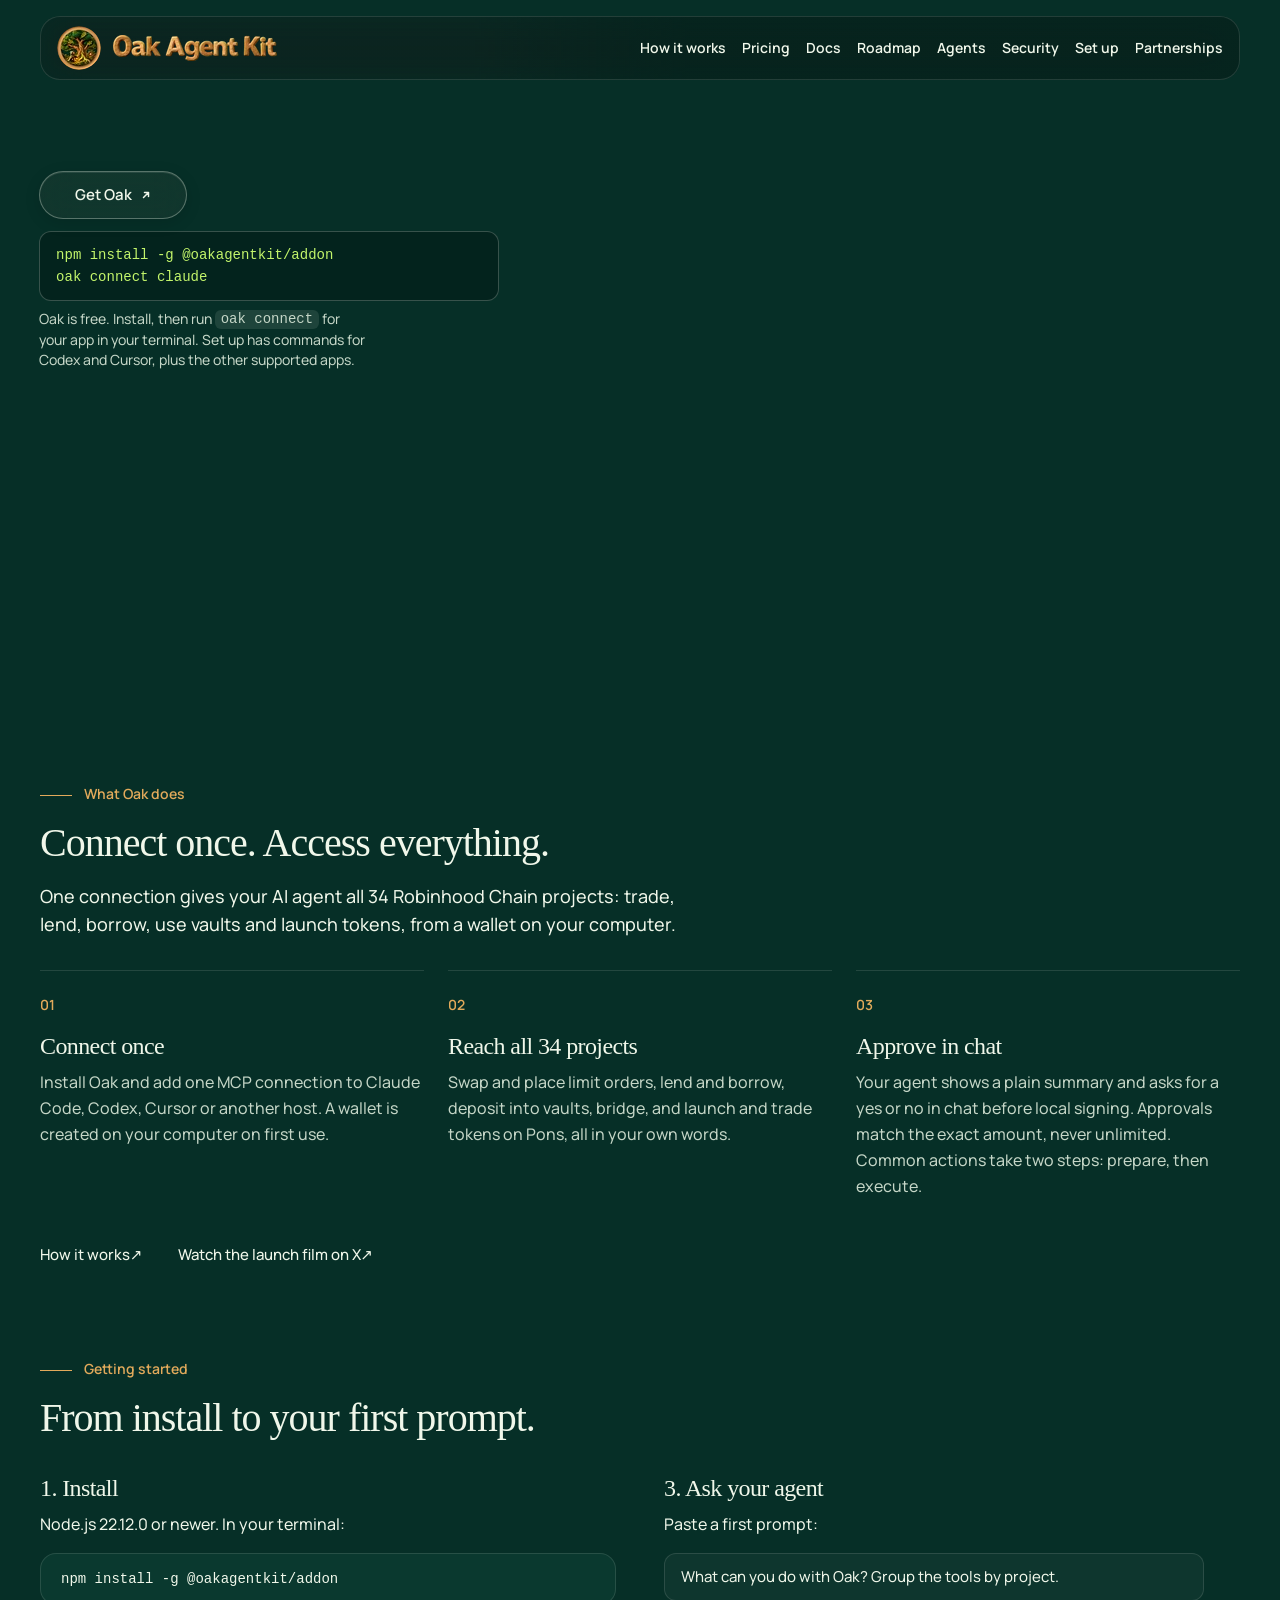
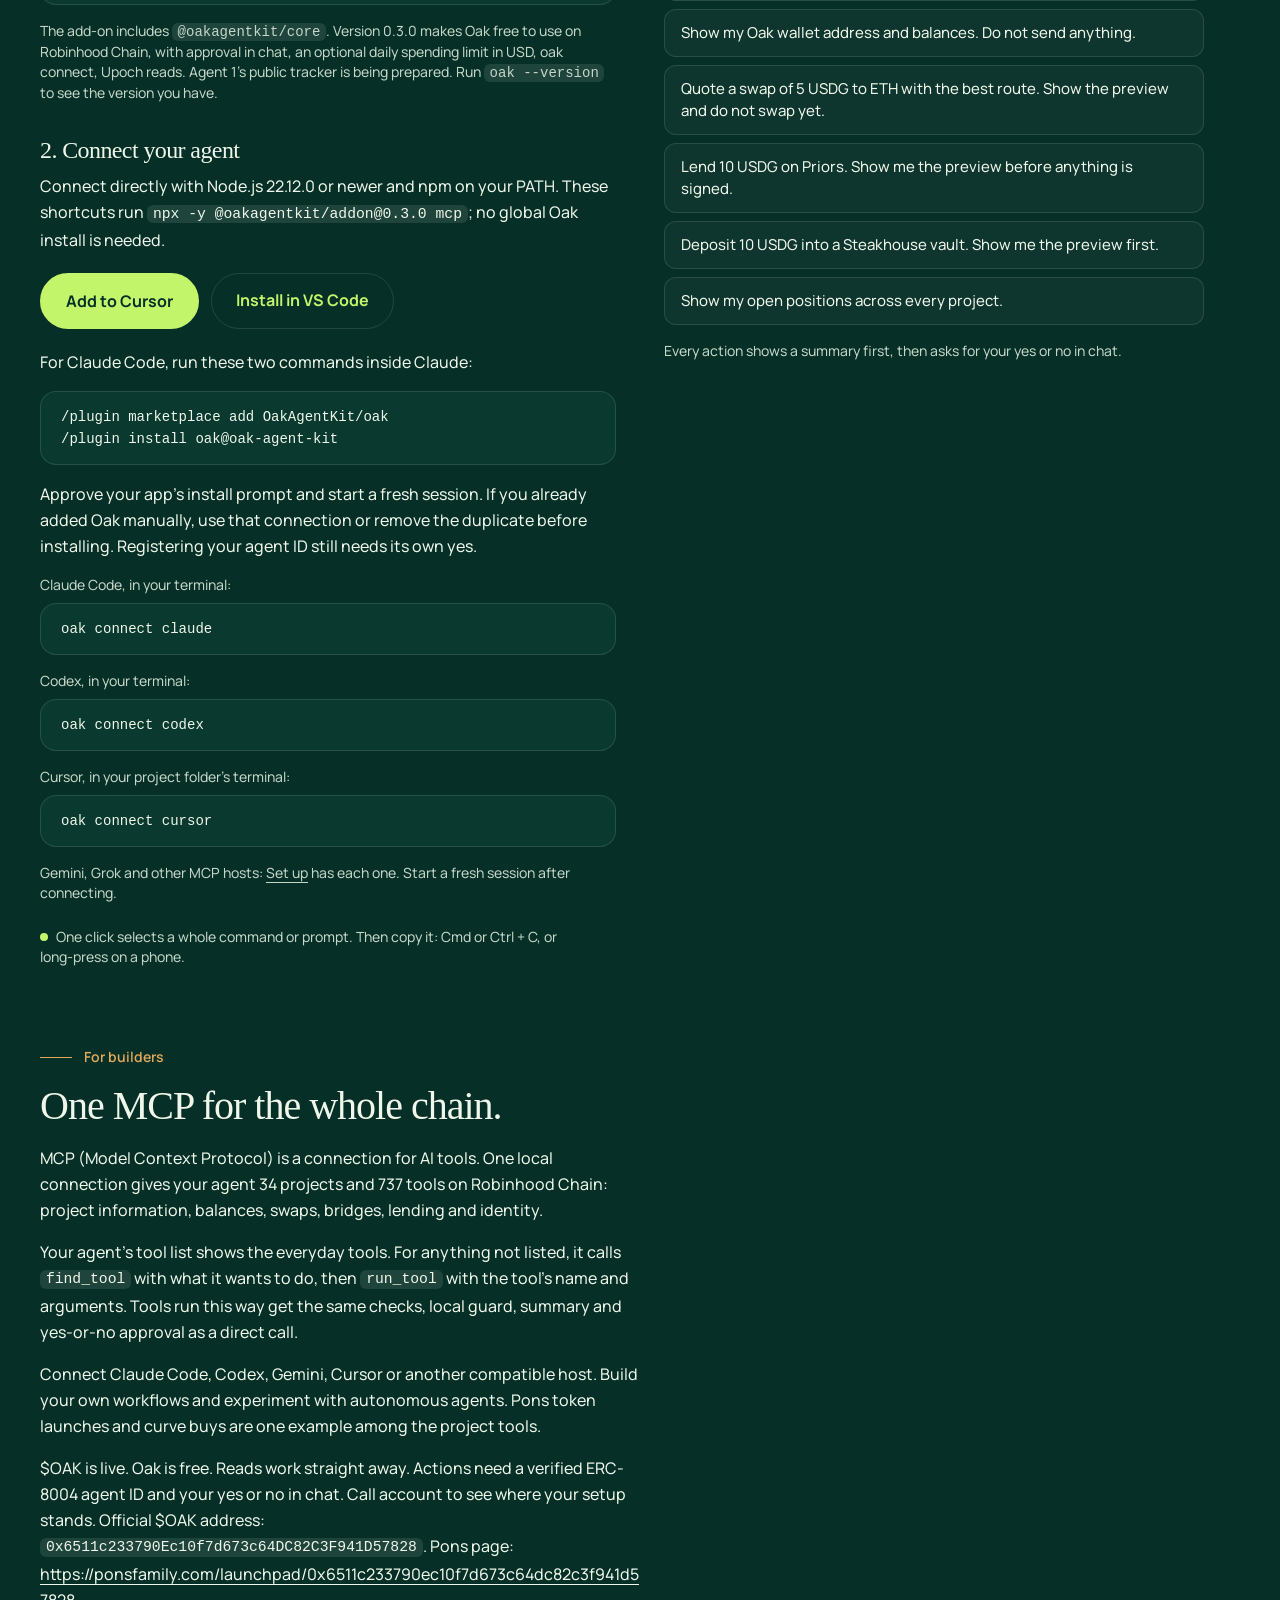
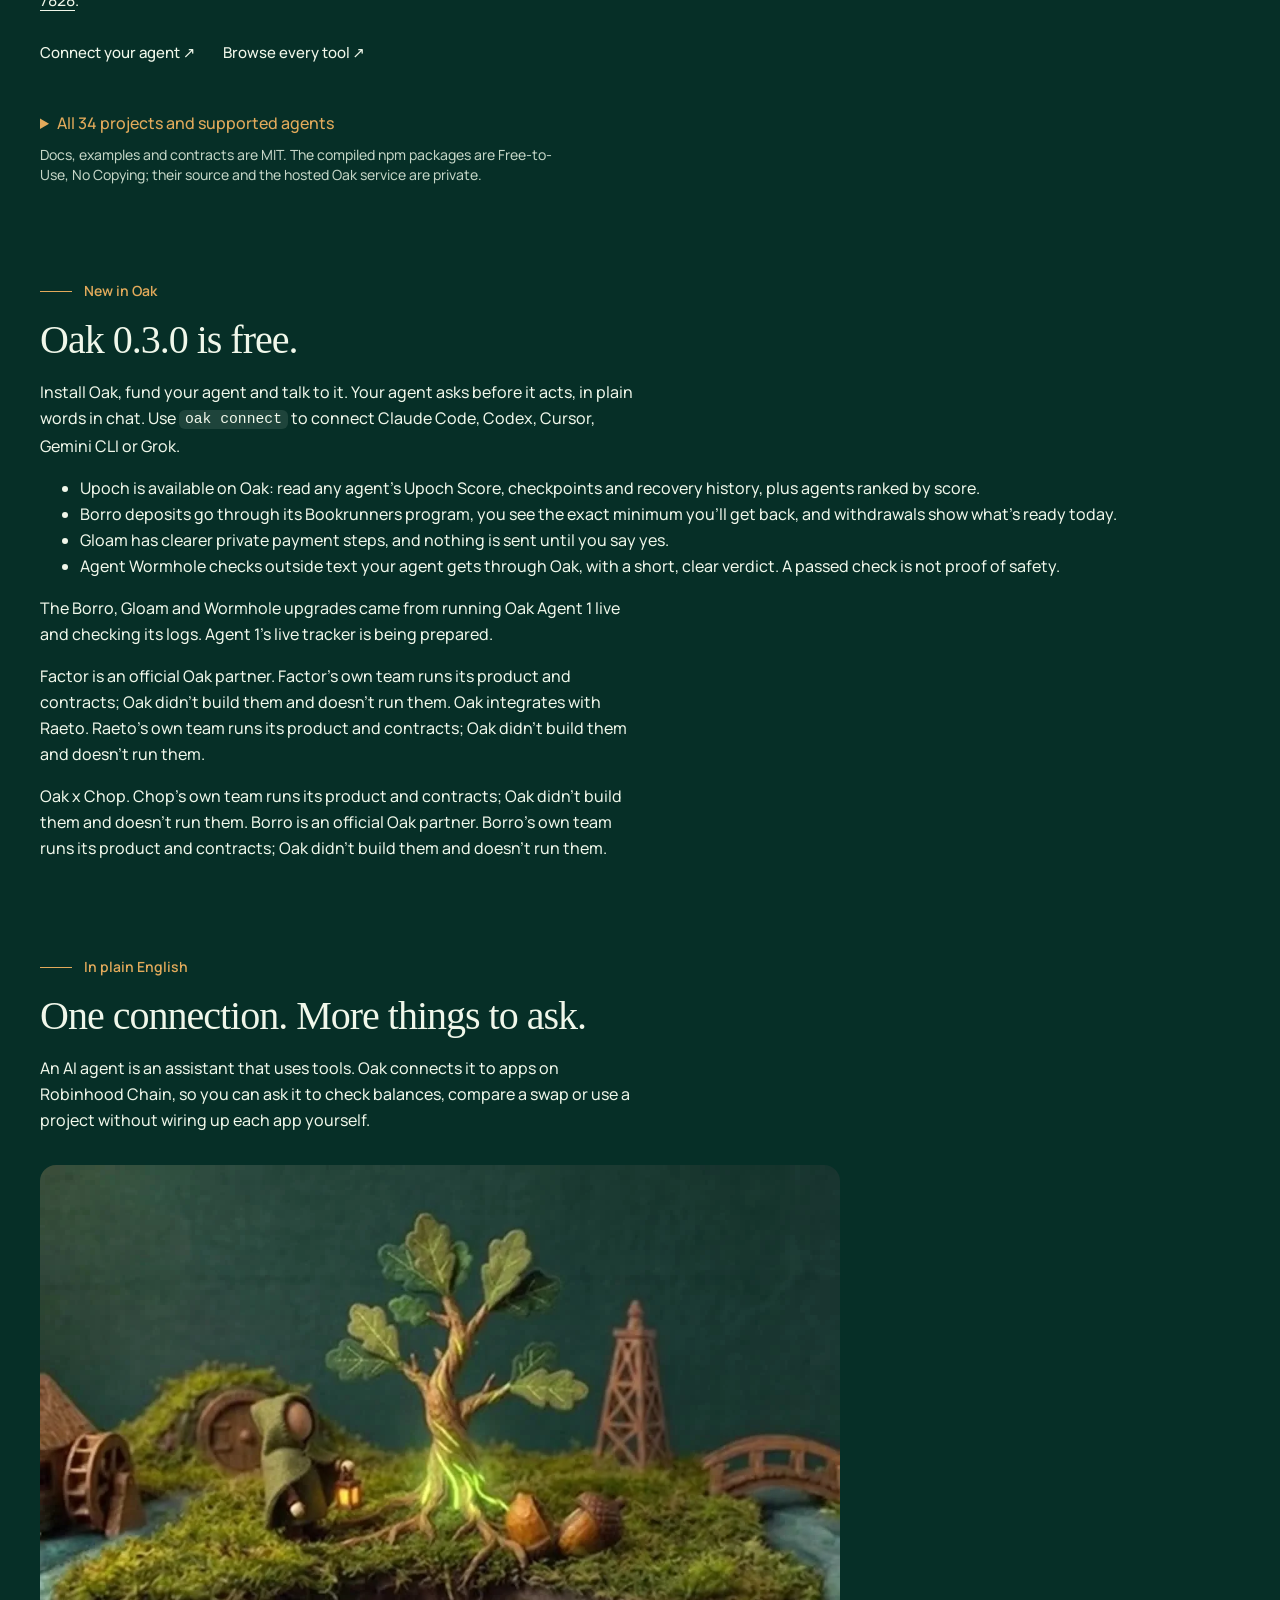
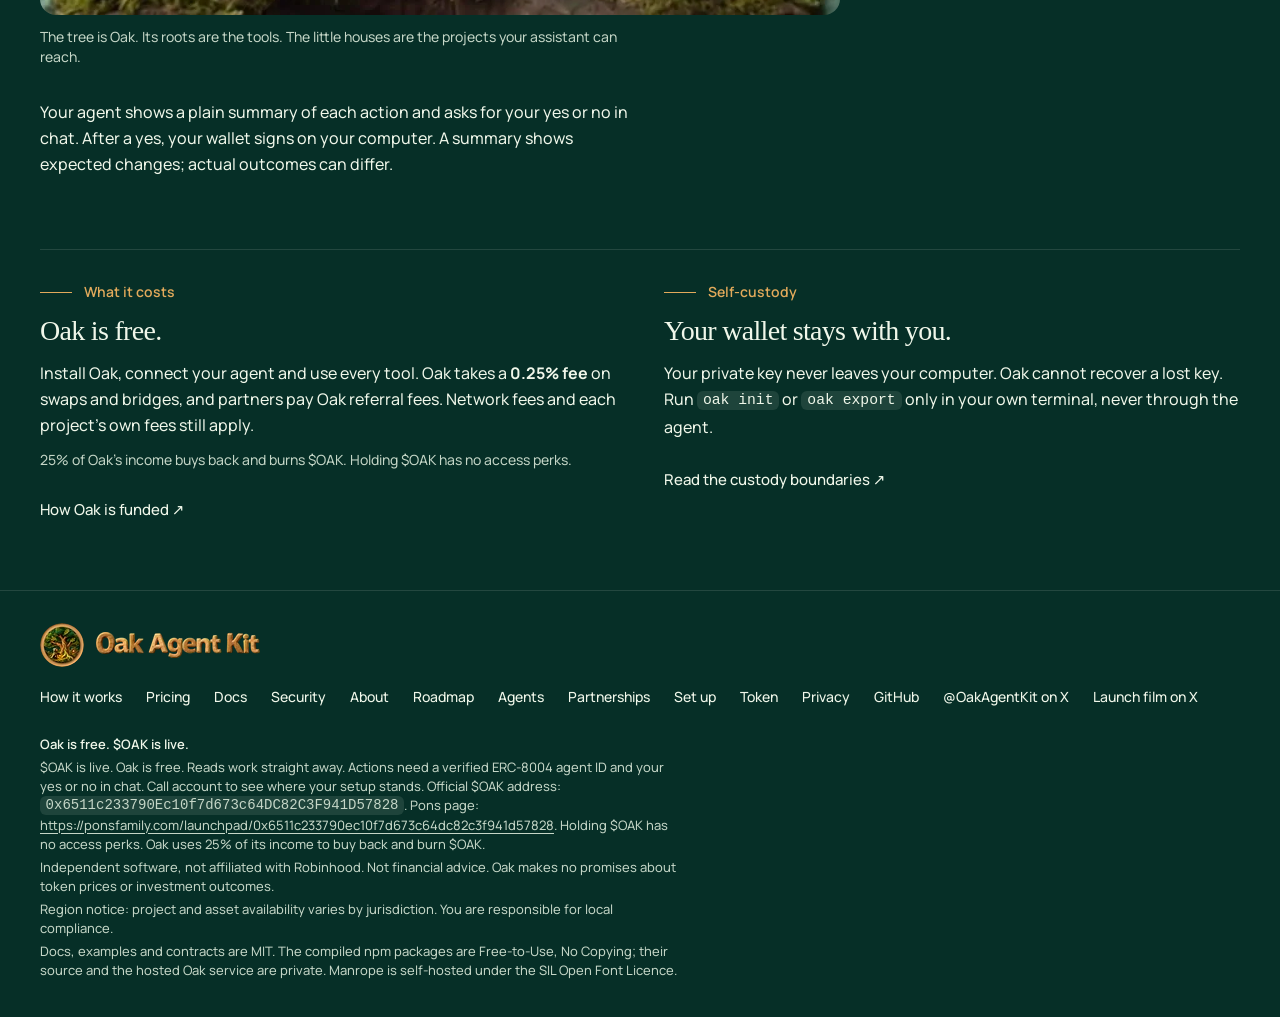
<file: index.html>
<!doctype html>
<html lang="en">
<head>
<meta charset="utf-8">
<meta name="viewport" content="width=device-width, initial-scale=1">
<title>Oak: Robinhood Chain apps through your AI assistant</title>
<meta name="description" content="Connect your AI assistant to 34 Robinhood Chain projects with Oak. Oak is free: install the MCP and connect your agent.">
<meta name="theme-color" content="#062F27">
<link rel="canonical" href="https://oakagentkit.org/">
<meta property="og:url" content="https://oakagentkit.org/">
<meta property="og:type" content="website">
<meta property="og:site_name" content="Oak Agent Kit">
<meta property="og:title" content="Oak: Robinhood Chain apps through your AI assistant">
<meta property="og:description" content="Connect your AI assistant to 34 Robinhood Chain projects with Oak. Oak is free: install the MCP and connect your agent.">
<meta property="og:image" content="https://oakagentkit.org/03-og-card-1200x630.jpg">
<meta property="og:image:width" content="1200">
<meta property="og:image:height" content="630">
<meta property="og:image:alt" content="The Oak mark in a carved-wood medallion beside a felt diorama of the giant Oak tree at dusk.">
<meta name="twitter:card" content="summary_large_image">
<link rel="icon" type="image/svg+xml" href="a-avatar-32.svg">
<link rel="icon" type="image/png" sizes="32x32" href="favicon-32x32.png">
<link rel="apple-touch-icon" href="favicon-180x180.png">
<link rel="preload" href="Manrope.woff2" as="font" type="font/woff2" crossorigin>
<link rel="stylesheet" href="styles.css">
</head>
<body>
<a class="skip" href="#main">Skip to content</a>
<header class="scene-header is-dense-wide is-canopy">
<div class="scene-header-inner">
 <a class="scene-brand" href="index.html" aria-label="Oak Agent Kit, home">
<img class="brand-mark" src="oak-mark-44.webp" srcset="oak-mark-88.webp 2x, oak-mark-132.webp 3x" width="44" height="44" alt="">
<img class="brand-word" src="oak-wordmark-1x.webp" srcset="oak-wordmark-2x.webp 2x, oak-wordmark-3x.webp 3x" width="164" height="26" alt="">
</a>
 <nav class="desktop-nav" aria-label="Main">
<ul>
<li>
<a href="how-it-works.html">How it works</a>
</li>
<li>
<a href="pricing.html">Pricing</a>
</li>
<li>
<a href="docs.html">Docs</a>
</li>
<li>
<a href="roadmap.html">Roadmap</a>
</li>
<li>
<a href="agents.html">Agents</a>
</li>
<li>
<a href="security.html">Security</a>
</li>
<li>
<a href="setup.html">Set up</a>
</li>
<li>
<a href="partnerships.html">Partnerships</a>
</li>
</ul>
</nav>
 <button class="menu-button" type="button" popovertarget="site-menu">Menu</button>
 <nav class="menu-panel" id="site-menu" popover aria-label="Main mobile">
<ul>
<li>
<a href="how-it-works.html">How it works</a>
</li>
<li>
<a href="pricing.html">Pricing</a>
</li>
<li>
<a href="docs.html">Docs</a>
</li>
<li>
<a href="roadmap.html">Roadmap</a>
</li>
<li>
<a href="agents.html">Agents</a>
</li>
<li>
<a href="security.html">Security</a>
</li>
<li>
<a href="setup.html">Set up</a>
</li>
<li>
<a href="partnerships.html">Partnerships</a>
</li>
</ul>
</nav>
 </div>
</header>
<main id="main">
<div class="scene-opening is-extended" style="--plate-desktop: 1440 / 1500; --plate-phone: 780 / 1700">
<section class="scene-hero scene-home" aria-labelledby="hero-title">
 <h1 id="hero-title" class="sr-only">Your AI agent, on Robinhood Chain</h1>
 <picture class="scene-picture" aria-hidden="true">
 <source media="(max-width: 700px)" srcset="scene-home-phone-extended.webp" width="780" height="1700">
 <img src="scene-home-desktop-extended.webp" width="1440" height="1500" alt="" fetchpriority="high" decoding="async">
 </picture>
 <div class="hero-actions">
<a class="glass-pill" href="setup.html">Get Oak<svg class="pill-arrow" width="12" height="12" viewBox="0 0 12 12" aria-hidden="true" focusable="false">
<path d="M3.5 8.5l5-5M4.5 3.5h4v4" fill="none" stroke="currentColor" stroke-width="1.5" stroke-linecap="round" stroke-linejoin="round"/>
</svg>
</a>
<div class="hero-install">
<pre tabindex="0" role="region" aria-label="Install and connect commands" class="copyable" data-copy="npm install -g @oakagentkit/addon
oak connect claude"><code>npm install -g @oakagentkit/addon
oak connect claude</code></pre>
<p class="hero-status">Oak is free. Install, then run <code>oak connect</code> for your app in your terminal. Set up has commands for Codex and Cursor, plus the other supported apps.</p>
</div>
</div>
 </section>
<section class="quiet-section" id="steps">
<p class="chapter">What Oak does</p>
<h2>Connect once. Access everything.</h2>
<p class="section-intro">One connection gives your AI agent all 34 Robinhood Chain projects: trade, lend, borrow, use vaults and launch tokens, from a wallet on your computer.</p>
 <ol class="simple-steps">
 <li id="keys">
<h3>Connect once</h3>
<p>Install Oak and add one MCP connection to Claude Code, Codex, Cursor or another host. A wallet is created on your computer on first use.</p>
</li>
 <li id="access">
<h3>Reach all 34 projects</h3>
<p>Swap and place limit orders, lend and borrow, deposit into vaults, bridge, and launch and trade tokens on Pons, all in your own words.</p>
</li>
 <li id="preview">
<h3>Approve in chat</h3>
<p>Your agent shows a plain summary and asks for a yes or no in chat before local signing. Approvals match the exact amount, never unlimited. Common actions take two steps: prepare, then execute.</p>
</li>
 </ol>
<p class="section-action">
<a class="text-link" href="how-it-works.html">How it works<span aria-hidden="true"> ↗</span>
</a>
<a class="text-link" href="https://x.com/OakAgentKit/status/2119114741234974988">Watch the launch film on X<span aria-hidden="true"> ↗</span>
</a>
</p>
</section>
 <section class="quiet-section start-section" id="start">
<p class="chapter">Getting started</p>
<h2>From install to your first prompt.</h2>
 <div class="start-grid">
 <div class="start-col">
 <h3>1. Install</h3>
 <p>Node.js 22.12.0 or newer. In your terminal:</p>
 <pre tabindex="0" role="region" aria-label="Install command" class="copyable" data-copy="npm install -g @oakagentkit/addon">
<code>npm install -g @oakagentkit/addon</code></pre>
 <p class="fine">The add-on includes <code>@oakagentkit/core</code>. Version 0.3.0 makes Oak free to use on Robinhood Chain, with approval in chat, an optional daily spending limit in USD, oak connect, Upoch reads. Agent 1's public tracker is being prepared. Run <code>oak --version</code> to see the version you have.</p>
 <h3>2. Connect your agent</h3>
 <div class="install-shortcuts">
 <p>Connect directly with Node.js 22.12.0 or newer and npm on your PATH. These shortcuts run <code>npx -y @oakagentkit/addon@0.3.0 mcp</code>; no global Oak install is needed.</p>
 <p class="btn-row" aria-label="Install Oak in your editor">
<a class="btn" href="https://cursor.com/install-mcp?name=oak&amp;config=eyJjb21tYW5kIjoibnB4IiwiYXJncyI6WyIteSIsIkBvYWthZ2VudGtpdC9hZGRvbkAwLjMuMCIsIm1jcCJdfQ%3D%3D">Add to Cursor</a>
<a class="btn ghost" href="https://vscode.dev/redirect?url=vscode%3Amcp%2Finstall%3F%257B%2522name%2522%253A%2522oak%2522%252C%2522command%2522%253A%2522npx%2522%252C%2522args%2522%253A%255B%2522-y%2522%252C%2522%2540oakagentkit%252Faddon%25400.3.0%2522%252C%2522mcp%2522%255D%257D">Install in VS Code</a>
</p>
 <p>For Claude Code, run these two commands inside Claude:</p>
 <pre tabindex="0" role="region" aria-label="Claude Code plugin install commands" class="copyable" data-copy="/plugin marketplace add OakAgentKit/oak
/plugin install oak@oak-agent-kit">
<code>/plugin marketplace add OakAgentKit/oak
/plugin install oak@oak-agent-kit</code></pre>
 <p>Approve your app’s install prompt and start a fresh session. If you already added Oak manually, use that connection or remove the duplicate before installing. Registering your agent ID still needs its own yes.</p>
 </div>
 <p class="start-client">Claude Code, in your terminal:</p>
 <pre tabindex="0" role="region" aria-label="Claude Code connect command" class="copyable" data-copy="oak connect claude">
<code>oak connect claude</code></pre>
 <p class="start-client">Codex, in your terminal:</p>
 <pre tabindex="0" role="region" aria-label="Codex connection" class="copyable" data-copy="oak connect codex">
<code>oak connect codex</code></pre>
 <p class="start-client">Cursor, in your project folder’s terminal:</p>
 <pre tabindex="0" role="region" aria-label="Cursor connection" class="copyable" data-copy="oak connect cursor">
<code>oak connect cursor</code></pre>
 <p class="fine">Gemini, Grok and other MCP hosts: <a href="setup.html#connect">Set up</a> has each one. Start a fresh session after connecting.</p>
 </div>
 <div class="start-col">
 <h3>3. Ask your agent</h3>
 <p>Paste a first prompt:</p>
 <ul class="prompt-list">
<li>
<p class="copy-prompt copyable" tabindex="0" role="region" aria-label="Prompt to copy" data-copy="What can you do with Oak? Group the tools by project.">What can you do with Oak? Group the tools by project.</p>
</li>
<li>
<p class="copy-prompt copyable" tabindex="0" role="region" aria-label="Prompt to copy" data-copy="Show my Oak wallet address and balances. Do not send anything.">Show my Oak wallet address and balances. Do not send anything.</p>
</li>
<li>
<p class="copy-prompt copyable" tabindex="0" role="region" aria-label="Prompt to copy" data-copy="Quote a swap of 5 USDG to ETH with the best route. Show the preview and do not swap yet.">Quote a swap of 5 USDG to ETH with the best route. Show the preview and do not swap yet.</p>
</li>
<li>
<p class="copy-prompt copyable" tabindex="0" role="region" aria-label="Prompt to copy" data-copy="Lend 10 USDG on Priors. Show me the preview before anything is signed.">Lend 10 USDG on Priors. Show me the preview before anything is signed.</p>
</li>
<li>
<p class="copy-prompt copyable" tabindex="0" role="region" aria-label="Prompt to copy" data-copy="Deposit 10 USDG into a Steakhouse vault. Show me the preview first.">Deposit 10 USDG into a Steakhouse vault. Show me the preview first.</p>
</li>
<li>
<p class="copy-prompt copyable" tabindex="0" role="region" aria-label="Prompt to copy" data-copy="Show my open positions across every project.">Show my open positions across every project.</p>
</li>
</ul>
 <p class="fine">Every action shows a summary first, then asks for your yes or no in chat.</p>
 </div>
 </div>
 <p class="copy-hint">One click selects a whole command or prompt. Then copy it: Cmd or Ctrl + C, or long-press on a phone.</p>
</section>
 <section class="quiet-section builder-section" id="projects">
<p class="chapter">For builders</p>
<h2>One MCP for the whole chain.</h2>
 <p>MCP (Model Context Protocol) is a connection for AI tools. One local connection gives your agent 34 projects and 737 tools on Robinhood Chain: project information, balances, swaps, bridges, lending and identity.</p>
 <p>Your agent's tool list shows the everyday tools. For anything not listed, it calls <code>find_tool</code> with what it wants to do, then <code>run_tool</code> with the tool's name and arguments. Tools run this way get the same checks, local guard, summary and yes-or-no approval as a direct call.</p>
 <p>Connect Claude Code, Codex, Gemini, Cursor or another compatible host. Build your own workflows and experiment with autonomous agents. Pons token launches and curve buys are one example among the project tools.</p>
 <p>$OAK is live. Oak is free. Reads work straight away. Actions need a verified ERC-8004 agent ID and your yes or no in chat. Call account to see where your setup stands. Official $OAK address: <code class="token-address">0x6511c233790Ec10f7d673c64DC82C3F941D57828</code>. Pons page: <a href="https://ponsfamily.com/launchpad/0x6511c233790ec10f7d673c64dc82c3f941d57828">https://ponsfamily.com/launchpad/0x6511c233790ec10f7d673c64dc82c3f941d57828</a>.</p>
 <p>
<a class="text-link" href="setup.html#connect">Connect your agent ↗</a> <a class="text-link" href="docs.html#modules">Browse every tool ↗</a>
</p>
 <details class="project-directory">
<summary>All 34 projects and supported agents</summary>
<ul class="project-names">
<li>
<span class="proj">KyberSwap</span>
</li>
<li>
<span class="proj">Velora</span>
</li>
<li>
<span class="proj">Steakhouse</span>
</li>
<li>
<span class="proj">Spark</span>
</li>
<li>
<span class="proj">NetNet</span>
</li>
<li>
<span class="proj">Longbow</span>
</li>
<li>
<span class="proj">Grove</span>
</li>
<li>
<span class="proj">Beefy</span>
</li>
<li>
<span class="proj">Pons</span>
</li>
<li>
<span class="proj">Orbio</span>
</li>
<li>
<span class="proj">HoodLock</span>
</li>
<li>
<span class="proj">Merkl</span>
</li>
<li>
<span class="proj">Relay</span>
</li>
<li>
<span class="proj">Lighter</span>
</li>
<li>
<span class="proj">ERC-8004</span>
</li>
<li>
<span class="proj">hood.ag</span>
</li>
<li>
<span class="proj">HeyResearch</span>
</li>
<li>
<span class="proj">Priors</span>
</li>
<li>
<span class="proj">Morpho Blue</span>
</li>
<li>
<span class="proj">Uniswap liquidity</span>
</li>
<li>
<span class="proj">Meridian</span>
</li>
<li>
<span class="proj">Hookr</span>
</li>
<li>
<span class="proj">TickerSpring</span>
</li>
<li>
<span class="proj">Clanker</span>
</li>
<li>
<span class="proj">pools.trade</span>
</li>
<li>
<span class="proj">Wormhole</span>
</li>
<li>
<span class="proj">LayerBank</span>
</li>
<li>
<span class="proj">Pendle</span>
</li>
<li>
<span class="proj">Borro</span>
</li>
<li>
<span class="proj">Chop</span>
</li>
<li>
<span class="proj">Gloam</span>
</li>
<li>
<span class="proj">Factor</span>
</li>
<li>
<span class="proj">Raeto</span>
</li>
<li>
<span class="proj">Upoch</span>
</li>
</ul>
<p class="agent-names">
<span class="agent">Claude Code</span> · <span class="agent">Codex</span> · <span class="agent">Cursor</span> · <span class="agent">Gemini</span> · <span class="agent">Grok</span>
</p>
<p>Mainnet: 4663. Testnet: basic tools and ERC-8004 identity only.</p>
</details>
 <p class="fine">Docs, examples and contracts are MIT. The compiled npm packages are Free-to-Use, No Copying; their source and the hosted Oak service are private.</p>
</section>
 <section class="quiet-section" id="new-in-oak">
<p class="chapter">New in Oak</p>
<h2>Oak 0.3.0 is free.</h2>
 <p>Install Oak, fund your agent and talk to it. Your agent asks before it acts, in plain words in chat. Use <code>oak connect</code> to connect Claude Code, Codex, Cursor, Gemini CLI or Grok.</p>
 <ul>
<li>Upoch is available on Oak: read any agent's Upoch Score, checkpoints and recovery history, plus agents ranked by score.</li>
 <li>Borro deposits go through its Bookrunners program, you see the exact minimum you'll get back, and withdrawals show what's ready today.</li>
 <li>Gloam has clearer private payment steps, and nothing is sent until you say yes.</li>
 <li>Agent Wormhole checks outside text your agent gets through Oak, with a short, clear verdict. A passed check is not proof of safety.</li>
</ul>
 <p>The Borro, Gloam and Wormhole upgrades came from running Oak Agent 1 live and checking its logs. Agent 1's live tracker is being prepared.</p>
 <p>Factor is an official Oak partner. Factor's own team runs its product and contracts; Oak didn't build them and doesn't run them. Oak integrates with Raeto. Raeto's own team runs its product and contracts; Oak didn't build them and doesn't run them.</p>
 <p>Oak x Chop. Chop's own team runs its product and contracts; Oak didn't build them and doesn't run them. Borro is an official Oak partner. Borro's own team runs its product and contracts; Oak didn't build them and doesn't run them.</p>
</section>
 <section class="quiet-section" id="plain-english">
<p class="chapter">In plain English</p>
<h2>One connection. More things to ask.</h2>
 <p>An AI agent is an assistant that uses tools. Oak connects it to apps on Robinhood Chain, so you can ask it to check balances, compare a swap or use a project without wiring up each app yourself.</p>
 <figure class="village-story">
<img src="oak-village.webp" width="1280" height="720" loading="lazy" decoding="async" alt="A small hooded guide beside a felt oak tree, with glowing roots reaching wooden houses and a bridge.">
<figcaption>The tree is Oak. Its roots are the tools. The little houses are the projects your assistant can reach.</figcaption>
</figure>
 <p>Your agent shows a plain summary of each action and asks for your yes or no in chat. After a yes, your wallet signs on your computer. A summary shows expected changes; actual outcomes can differ.</p>
</section>
 <div class="quiet-band">
 <section class="band-item" id="pricing">
<p class="chapter">What it costs</p>
<h2>Oak is free.</h2>
 <p>Install Oak, connect your agent and use every tool. Oak takes a <strong>0.25% fee</strong> on swaps and bridges, and partners pay Oak referral fees. Network fees and each project's own fees still apply.</p>
 <p class="fine">25% of Oak's income buys back and burns $OAK. Holding $OAK has no access perks.</p>
 <a class="text-link" href="pricing.html">How Oak is funded ↗</a>
</section>
 <section class="band-item" id="custody">
<p class="chapter">Self-custody</p>
<h2>Your wallet stays with you.</h2>
 <p>Your private key never leaves your computer. Oak cannot recover a lost key. Run <code>oak init</code> or <code>oak export</code> only in your own terminal, never through the agent.</p>
 <a class="text-link" href="security.html">Read the custody boundaries ↗</a>
</section>
 </div>
</div>
</main>
<footer class="scene-footer">
<div class="scene-footer-inner">
<div class="scene-footer-top">
<a class="scene-brand" href="index.html" aria-label="Oak Agent Kit, home">
<img class="brand-mark" src="oak-mark-44.webp" srcset="oak-mark-88.webp 2x, oak-mark-132.webp 3x" width="44" height="44" alt="" loading="lazy">
<img class="brand-word" src="oak-wordmark-1x.webp" srcset="oak-wordmark-2x.webp 2x, oak-wordmark-3x.webp 3x" width="164" height="26" alt="" loading="lazy">
</a>
<nav aria-label="Footer">
<ul>
<li>
<a href="how-it-works.html">How it works</a>
</li>
<li>
<a href="pricing.html">Pricing</a>
</li>
<li>
<a href="docs.html">Docs</a>
</li>
<li>
<a href="security.html">Security</a>
</li>
<li>
<a href="about.html">About</a>
</li>
<li>
<a href="roadmap.html">Roadmap</a>
</li>
<li>
<a href="agents.html">Agents</a>
</li>
<li>
<a href="partnerships.html">Partnerships</a>
</li>
<li>
<a href="setup.html">Set up</a>
</li>
<li>
<a href="token.html">Token</a>
</li>
<li>
<a href="privacy.html">Privacy</a>
</li>
<li>
<a href="https://github.com/OakAgentKit/oak">GitHub</a>
</li>
<li>
<a href="https://x.com/OakAgentKit">@OakAgentKit on X</a>
</li>
<li>
<a href="https://x.com/OakAgentKit/status/2119114741234974988">Launch film on X</a>
</li>
</ul>
</nav>
</div>
 <p class="footer-status">Oak is free. $OAK is live.</p>
 <p>$OAK is live. Oak is free. Reads work straight away. Actions need a verified ERC-8004 agent ID and your yes or no in chat. Call account to see where your setup stands. Official $OAK address: <code class="token-address">0x6511c233790Ec10f7d673c64DC82C3F941D57828</code>. Pons page: <a href="https://ponsfamily.com/launchpad/0x6511c233790ec10f7d673c64dc82c3f941d57828">https://ponsfamily.com/launchpad/0x6511c233790ec10f7d673c64dc82c3f941d57828</a>. Holding $OAK has no access perks. Oak uses 25% of its income to buy back and burn $OAK.</p>
 <p>Independent software, not affiliated with Robinhood. Not financial advice. Oak makes no promises about token prices or investment outcomes.</p>
 <p>Region notice: project and asset availability varies by jurisdiction. You are responsible for local compliance.</p>
 <p class="fine">Docs, examples and contracts are MIT. The compiled npm packages are Free-to-Use, No Copying; their source and the hosted Oak service are private. Manrope is self-hosted under the SIL Open Font Licence.</p>
</div>
</footer>
</body>
</html>
</file>
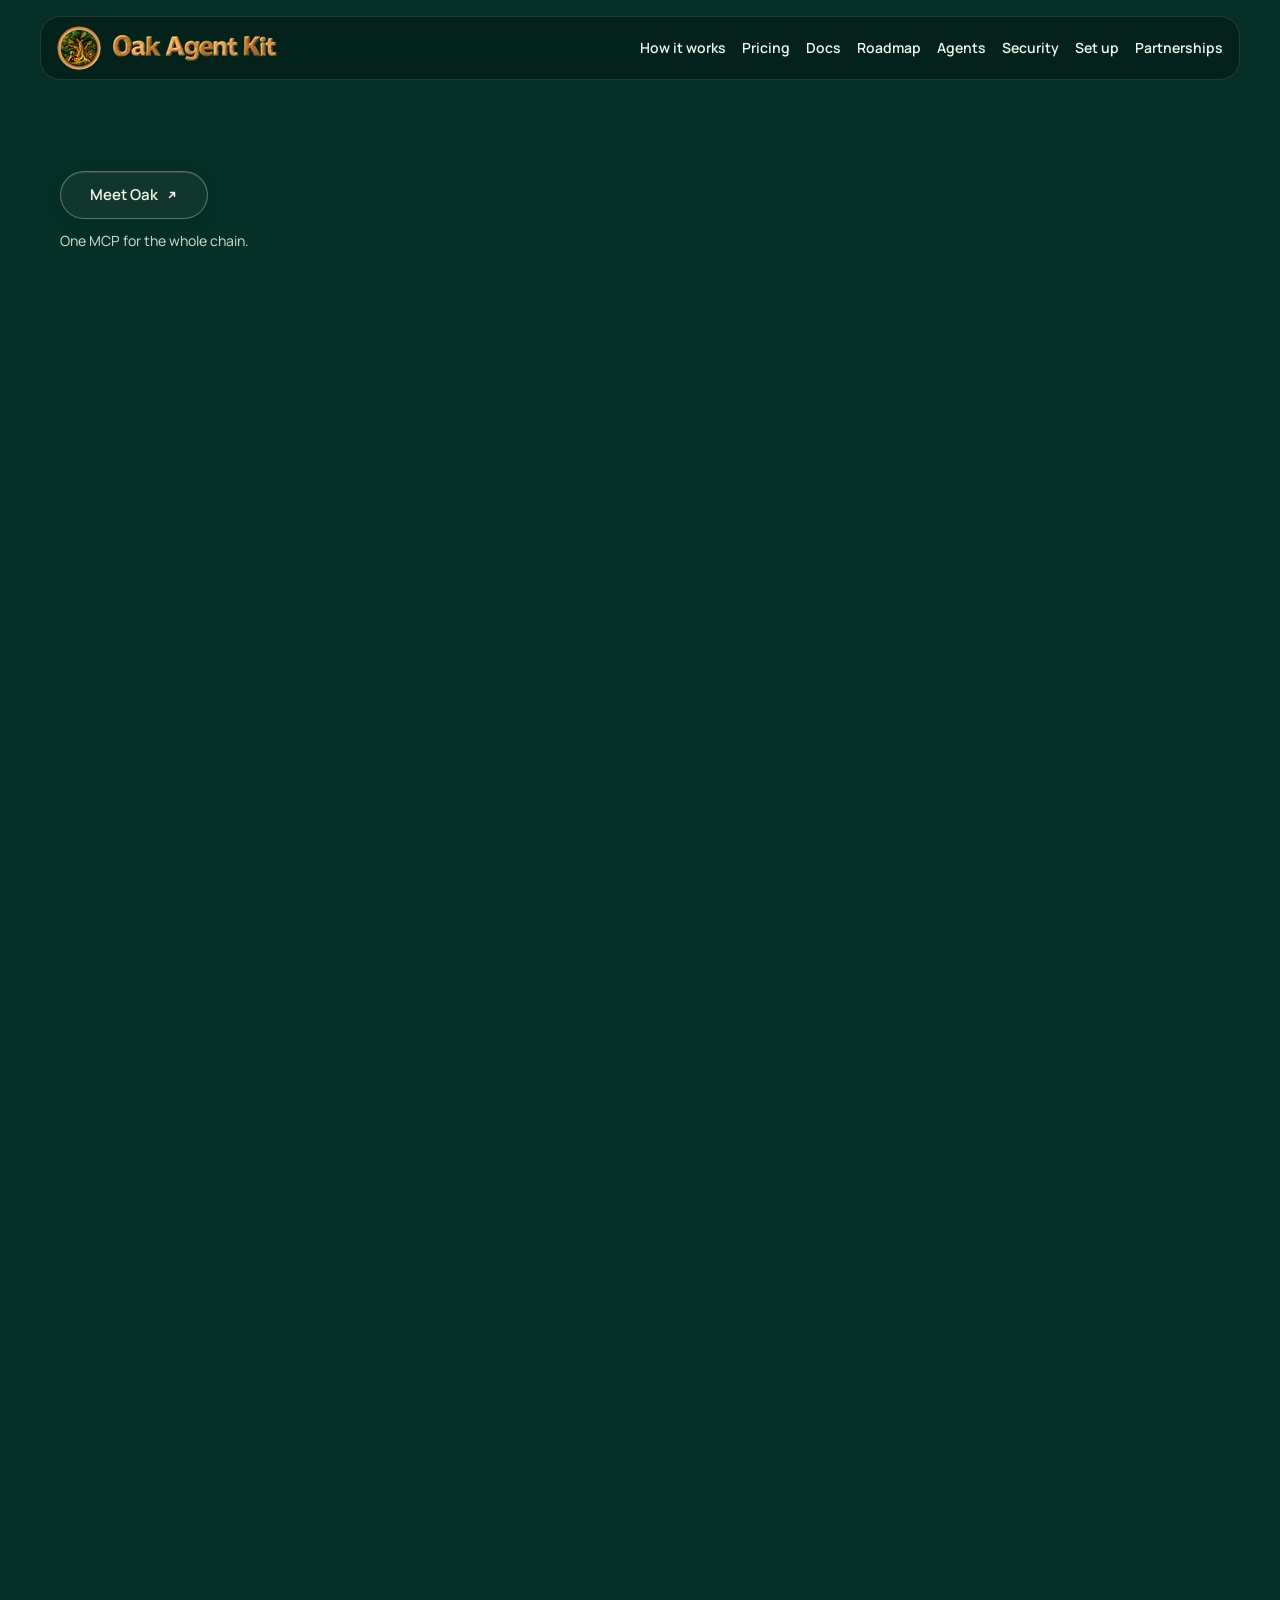
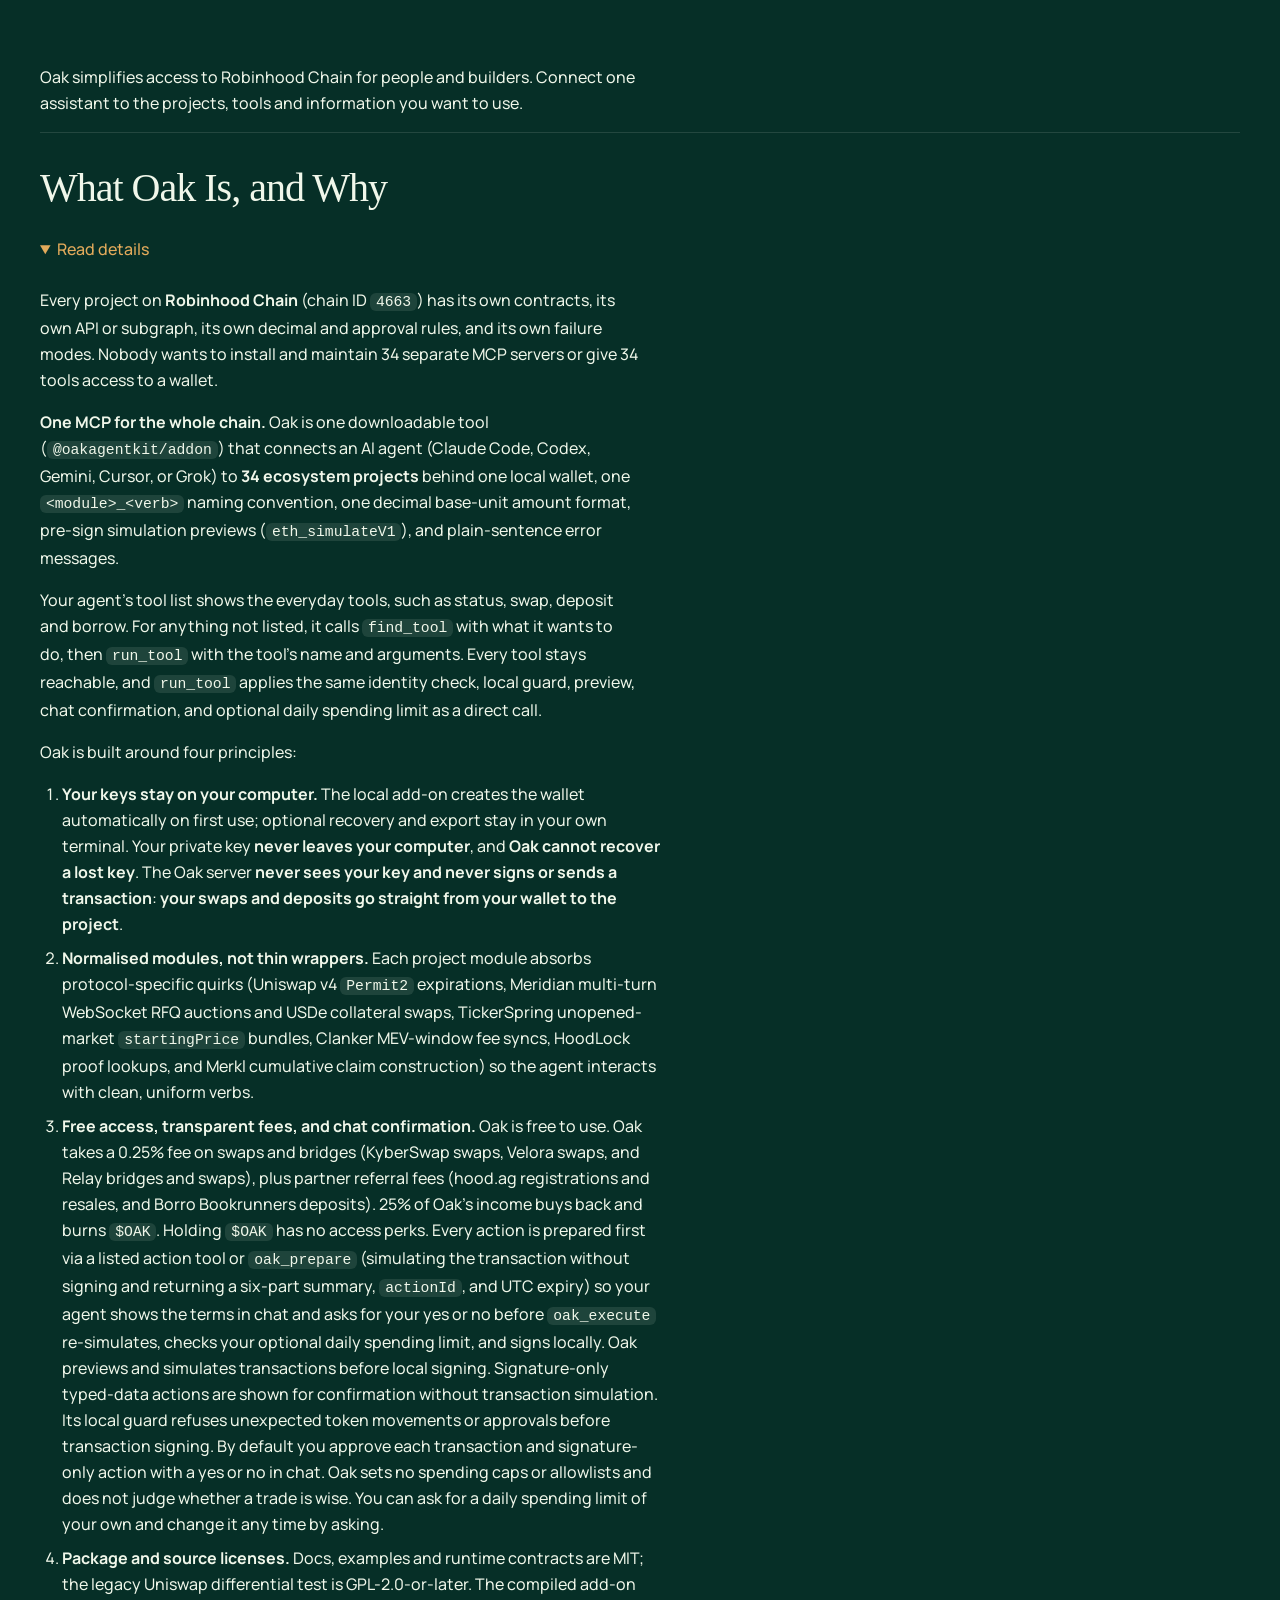
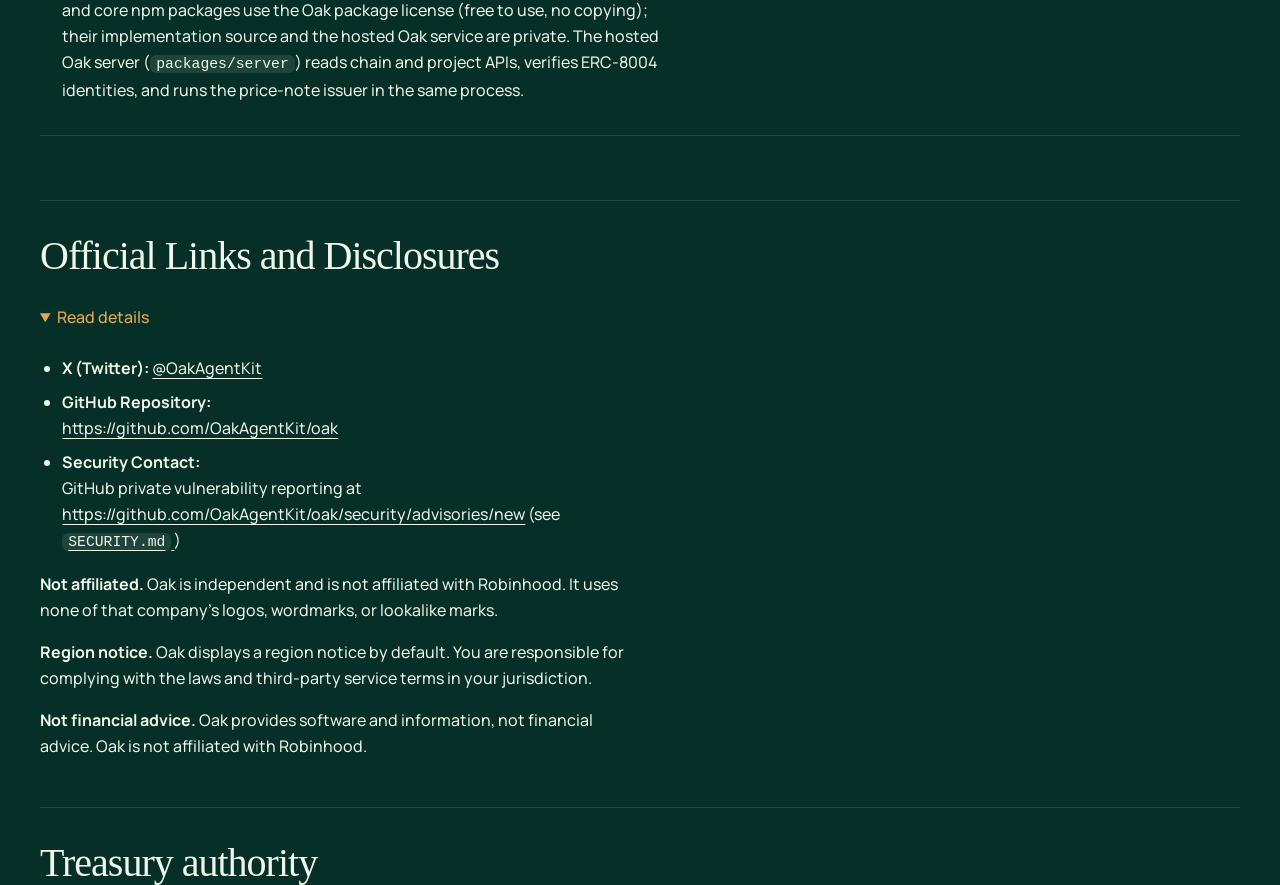
<file: about.html>
<!doctype html>
<html lang="en">
<head>
<meta charset="utf-8">
<meta name="viewport" content="width=device-width, initial-scale=1">
<title>About Oak: one MCP for the whole chain | Oak Agent Kit</title>
<meta name="description" content="Why Oak exists, the four principles it is built on, what is open source and what is a closed service, and where to find the official links.">
<meta name="theme-color" content="#062F27">
<link rel="canonical" href="https://oakagentkit.org/about.html">
<meta property="og:url" content="https://oakagentkit.org/about.html">
<meta property="og:type" content="website">
<meta property="og:site_name" content="Oak Agent Kit">
<meta property="og:title" content="About Oak: one MCP for the whole chain | Oak Agent Kit">
<meta property="og:description" content="Why Oak exists, the four principles it is built on, what is open source and what is a closed service, and where to find the official links.">
<meta property="og:image" content="https://oakagentkit.org/03-og-card-1200x630.jpg">
<meta property="og:image:width" content="1200">
<meta property="og:image:height" content="630">
<meta property="og:image:alt" content="The Oak mark in a carved-wood medallion beside a felt diorama of the giant Oak tree at dusk.">
<meta name="twitter:card" content="summary_large_image">
<link rel="icon" type="image/svg+xml" href="a-avatar-32.svg">
<link rel="icon" type="image/png" sizes="32x32" href="favicon-32x32.png">
<link rel="apple-touch-icon" href="favicon-180x180.png">
<link rel="preload" href="Manrope.woff2" as="font" type="font/woff2" crossorigin>
<link rel="stylesheet" href="styles.css">
</head>
<body>
<a class="skip" href="#main">Skip to content</a>
<header class="scene-header is-dense">
<div class="scene-header-inner">
 <a class="scene-brand" href="index.html" aria-label="Oak Agent Kit, home">
<img class="brand-mark" src="oak-mark-44.webp" srcset="oak-mark-88.webp 2x, oak-mark-132.webp 3x" width="44" height="44" alt="">
<img class="brand-word" src="oak-wordmark-1x.webp" srcset="oak-wordmark-2x.webp 2x, oak-wordmark-3x.webp 3x" width="164" height="26" alt="">
</a>
 <nav class="desktop-nav" aria-label="Main">
<ul>
<li>
<a href="how-it-works.html">How it works</a>
</li>
<li>
<a href="pricing.html">Pricing</a>
</li>
<li>
<a href="docs.html">Docs</a>
</li>
<li>
<a href="roadmap.html">Roadmap</a>
</li>
<li>
<a href="agents.html">Agents</a>
</li>
<li>
<a href="security.html">Security</a>
</li>
<li>
<a href="setup.html">Set up</a>
</li>
<li>
<a href="partnerships.html">Partnerships</a>
</li>
</ul>
</nav>
 <button class="menu-button" type="button" popovertarget="site-menu">Menu</button>
 <nav class="menu-panel" id="site-menu" popover aria-label="Main mobile">
<ul>
<li>
<a href="how-it-works.html">How it works</a>
</li>
<li>
<a href="pricing.html">Pricing</a>
</li>
<li>
<a href="docs.html">Docs</a>
</li>
<li>
<a href="roadmap.html">Roadmap</a>
</li>
<li>
<a href="agents.html">Agents</a>
</li>
<li>
<a href="security.html">Security</a>
</li>
<li>
<a href="setup.html">Set up</a>
</li>
<li>
<a href="partnerships.html">Partnerships</a>
</li>
</ul>
</nav>
 </div>
</header>
<main id="main">
<div class="scene-opening">
<section class="scene-hero scene-about" aria-labelledby="hero-title">
 <h1 id="hero-title" class="sr-only">About</h1>
 <picture class="scene-picture" aria-hidden="true">
 <source media="(max-width: 700px)" srcset="scene-about-phone.webp" width="780" height="975">
 <img src="scene-about-desktop.webp" width="1440" height="810" alt="" fetchpriority="high" decoding="async">
 </picture>
 <div class="hero-actions">
<a class="glass-pill" href="about.html#why">Meet Oak<svg class="pill-arrow" width="12" height="12" viewBox="0 0 12 12" aria-hidden="true" focusable="false">
<path d="M3.5 8.5l5-5M4.5 3.5h4v4" fill="none" stroke="currentColor" stroke-width="1.5" stroke-linecap="round" stroke-linejoin="round"/>
</svg>
</a>
<p class="hero-status">One MCP for the whole chain.</p>
</div>
 </section>
<div class="page-body">
<div class="wrap">
<div class="prose">
<p>Oak simplifies access to Robinhood Chain for people and builders. Connect one assistant to the projects, tools and information you want to use.</p>
<section class="doc-part" id="why">
<h2>What Oak Is, and Why</h2>
<details open class="reference-detail">
<summary>Read details</summary>
<p>Every project on <strong>Robinhood Chain</strong> (chain ID <code>4663</code>) has its own contracts, its own API or subgraph, its own decimal and approval rules, and its own failure modes. Nobody wants to install and maintain 34 separate MCP servers or give 34 tools access to a wallet.</p>
<p>
<strong>One MCP for the whole chain.</strong> Oak is one downloadable tool (<code>@oakagentkit/addon</code>) that connects an AI agent (Claude Code, Codex, Gemini, Cursor, or Grok) to <strong>34 ecosystem projects</strong> behind one local wallet, one <code>&lt;module&gt;_&lt;verb&gt;</code> naming convention, one decimal base-unit amount format, pre-sign simulation previews (<code>eth_simulateV1</code>), and plain-sentence error messages.</p>
<p>Your agent's tool list shows the everyday tools, such as status, swap, deposit and borrow. For anything not listed, it calls <code>find_tool</code> with what it wants to do, then <code>run_tool</code> with the tool's name and arguments. Every tool stays reachable, and <code>run_tool</code> applies the same identity check, local guard, preview, chat confirmation, and optional daily spending limit as a direct call.</p>
<p>Oak is built around four principles:</p>
<ol>
<li>
<strong>Your keys stay on your computer.</strong> The local add-on creates the wallet automatically on first use; optional recovery and export stay in your own terminal. Your private key <strong>never leaves your computer</strong>, and <strong>Oak cannot recover a lost key</strong>. The Oak server <strong>never sees your key and never signs or sends a transaction</strong>: <strong>your swaps and deposits go straight from your wallet to the project</strong>.</li>
<li>
<strong>Normalised modules, not thin wrappers.</strong> Each project module absorbs protocol-specific quirks (Uniswap v4 <code>Permit2</code> expirations, Meridian multi-turn WebSocket RFQ auctions and USDe collateral swaps, TickerSpring unopened-market <code>startingPrice</code> bundles, Clanker MEV-window fee syncs, HoodLock proof lookups, and Merkl cumulative claim construction) so the agent interacts with clean, uniform verbs.</li>
<li>
<strong>Free access, transparent fees, and chat confirmation.</strong> Oak is free to use. Oak takes a 0.25% fee on swaps and bridges (KyberSwap swaps, Velora swaps, and Relay bridges and swaps), plus partner referral fees (hood.ag registrations and resales, and Borro Bookrunners deposits). 25% of Oak's income buys back and burns <code>$OAK</code>. Holding <code>$OAK</code> has no access perks. Every action is prepared first via a listed action tool or <code>oak_prepare</code> (simulating the transaction without signing and returning a six-part summary, <code>actionId</code>, and UTC expiry) so your agent shows the terms in chat and asks for your yes or no before <code>oak_execute</code> re-simulates, checks your optional daily spending limit, and signs locally. Oak previews and simulates transactions before local signing. Signature-only typed-data actions are shown for confirmation without transaction simulation. Its local guard refuses unexpected token movements or approvals before transaction signing. By default you approve each transaction and signature-only action with a yes or no in chat. Oak sets no spending caps or allowlists and does not judge whether a trade is wise. You can ask for a daily spending limit of your own and change it any time by asking.</li>
<li>
<strong>Package and source licenses.</strong> Docs, examples and runtime contracts are MIT; the legacy Uniswap differential test is GPL-2.0-or-later. The compiled add-on and core npm packages use the Oak package license (free to use, no copying); their implementation source and the hosted Oak service are private. The hosted Oak server (<code>packages/server</code>) reads chain and project APIs, verifies ERC-8004 identities, and runs the price-note issuer in the same process.</li>
</ol>
<hr>
</details>
</section>
<section class="doc-part" id="links">
<h2>Official Links and Disclosures</h2>
<details open class="reference-detail">
<summary>Read details</summary>
<ul>
<li>
<strong>X (Twitter):</strong> <a href="https://x.com/OakAgentKit">@OakAgentKit</a>
</li>
<li>
<strong>GitHub Repository:</strong> <span data-slot="github">
<a href="https://github.com/OakAgentKit/oak">https://github.com/OakAgentKit/oak</a>
</span>
</li>
<li>
<strong>Security Contact:</strong> <span data-slot="security-contact">GitHub private vulnerability reporting at <a href="https://github.com/OakAgentKit/oak/security/advisories/new">https://github.com/OakAgentKit/oak/security/advisories/new</a> (see <a href="security.html#reporting">
<code>SECURITY.md</code>
</a>)</span>
</li>
</ul>
<p>
<strong>Not affiliated.</strong> Oak is independent and is not affiliated with Robinhood. It uses none of that company's logos, wordmarks, or lookalike marks.</p>
<p>
<strong>Region notice.</strong> Oak displays a region notice by default. You are responsible for complying with the laws and third-party service terms in your jurisdiction.</p>
<p>
<strong>Not financial advice.</strong> Oak provides software and information, not financial advice. Oak is not affiliated with Robinhood.</p>
</details>
</section>
<section class="doc-part" id="treasury">
<h2>Treasury authority</h2>
<details open class="reference-detail">
<summary>Read details</summary>
<p>The treasury and contract admin is the single-owner wallet <code>0x856bb126188bDB5e425D3ac9D59E9ffBD12e6ECf</code>. One owner key can spend treasury funds and replace the price signer. There is no second-signature requirement. Key compromise exposes these powers; key loss can make treasury funds and administration inaccessible. It cannot spend user wallet balances. Safe support is an optional deployment profile, not the launch setup.</p>
</details>
</section>
<p class="note">Looking for the 34 projects? See the <a href="docs.html#modules">tool reference</a>. Want the simple walkthrough? See <a href="how-it-works.html">How it works</a>.</p>
</div>
</div>
</div>
</div>
</main>
<footer class="scene-footer">
<div class="scene-footer-inner">
<div class="scene-footer-top">
<a class="scene-brand" href="index.html" aria-label="Oak Agent Kit, home">
<img class="brand-mark" src="oak-mark-44.webp" srcset="oak-mark-88.webp 2x, oak-mark-132.webp 3x" width="44" height="44" alt="" loading="lazy">
<img class="brand-word" src="oak-wordmark-1x.webp" srcset="oak-wordmark-2x.webp 2x, oak-wordmark-3x.webp 3x" width="164" height="26" alt="" loading="lazy">
</a>
<nav aria-label="Footer">
<ul>
<li>
<a href="how-it-works.html">How it works</a>
</li>
<li>
<a href="pricing.html">Pricing</a>
</li>
<li>
<a href="docs.html">Docs</a>
</li>
<li>
<a href="security.html">Security</a>
</li>
<li>
<a href="about.html">About</a>
</li>
<li>
<a href="roadmap.html">Roadmap</a>
</li>
<li>
<a href="agents.html">Agents</a>
</li>
<li>
<a href="partnerships.html">Partnerships</a>
</li>
<li>
<a href="setup.html">Set up</a>
</li>
<li>
<a href="token.html">Token</a>
</li>
<li>
<a href="privacy.html">Privacy</a>
</li>
<li>
<a href="https://github.com/OakAgentKit/oak">GitHub</a>
</li>
<li>
<a href="https://x.com/OakAgentKit">@OakAgentKit on X</a>
</li>
<li>
<a href="https://x.com/OakAgentKit/status/2119114741234974988">Launch film on X</a>
</li>
</ul>
</nav>
</div>
 <p class="footer-status">Oak is free. $OAK is live.</p>
 <p>$OAK is live. Oak is free. Reads work straight away. Actions need a verified ERC-8004 agent ID and your yes or no in chat. Call account to see where your setup stands. Official $OAK address: <code class="token-address">0x6511c233790Ec10f7d673c64DC82C3F941D57828</code>. Pons page: <a href="https://ponsfamily.com/launchpad/0x6511c233790ec10f7d673c64dc82c3f941d57828">https://ponsfamily.com/launchpad/0x6511c233790ec10f7d673c64dc82c3f941d57828</a>. Holding $OAK has no access perks. Oak uses 25% of its income to buy back and burn $OAK.</p>
 <p>Independent software, not affiliated with Robinhood. Not financial advice. Oak makes no promises about token prices or investment outcomes.</p>
 <p>Region notice: project and asset availability varies by jurisdiction. You are responsible for local compliance.</p>
 <p class="fine">Docs, examples and contracts are MIT. The compiled npm packages are Free-to-Use, No Copying; their source and the hosted Oak service are private. Manrope is self-hosted under the SIL Open Font Licence.</p>
</div>
</footer>
</body>
</html>
</file>
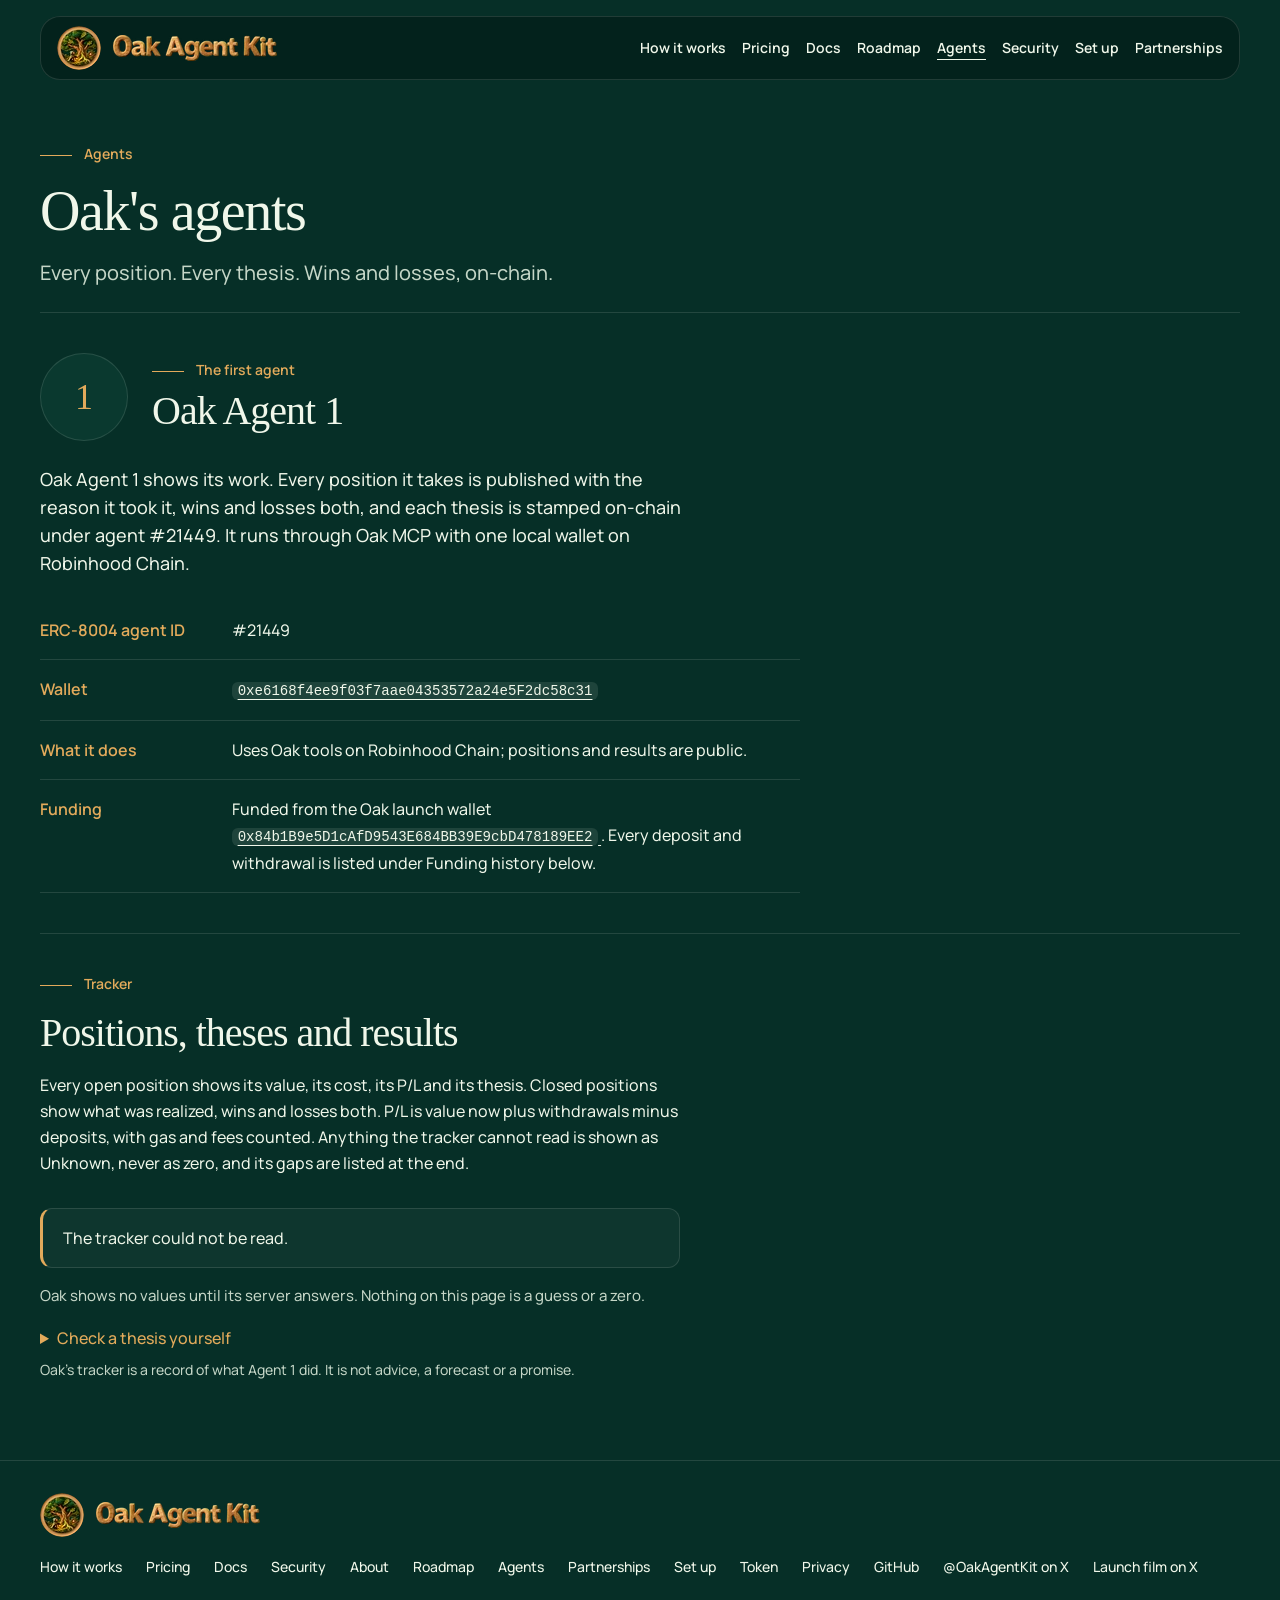
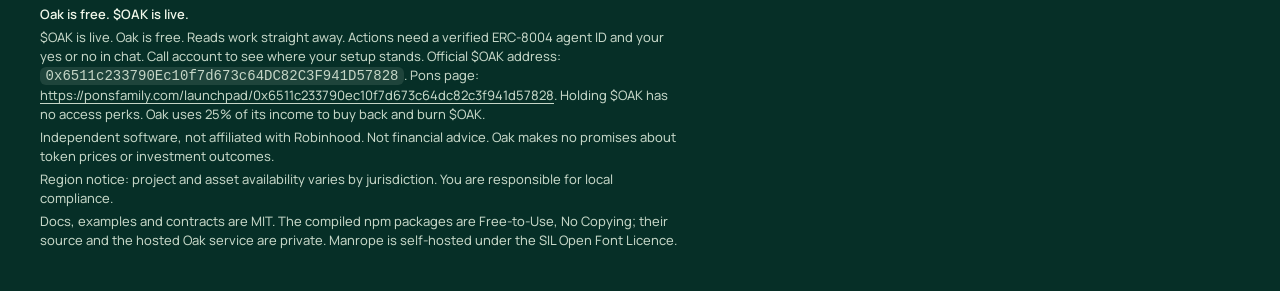
<file: agents.html>
<!doctype html>
<html lang="en">
<head>
<meta charset="utf-8">
<meta name="viewport" content="width=device-width, initial-scale=1">
<title>Oak's agents: Agent 1 and its public tracker | Oak Agent Kit</title>
<meta name="description" content="Meet Oak Agent 1, ERC-8004 agent #21449 on Robinhood Chain. Every position, thesis and result is published, wins and losses both.">
<meta name="theme-color" content="#062F27">
<link rel="canonical" href="https://oakagentkit.org/agents.html">
<meta property="og:url" content="https://oakagentkit.org/agents.html">
<meta property="og:type" content="website">
<meta property="og:site_name" content="Oak Agent Kit">
<meta property="og:title" content="Oak's agents: Agent 1 and its public tracker | Oak Agent Kit">
<meta property="og:description" content="Meet Oak Agent 1, ERC-8004 agent #21449 on Robinhood Chain. Every position, thesis and result is published, wins and losses both.">
<meta property="og:image" content="https://oakagentkit.org/03-og-card-1200x630.jpg">
<meta property="og:image:width" content="1200">
<meta property="og:image:height" content="630">
<meta property="og:image:alt" content="The Oak mark in a carved-wood medallion beside a felt diorama of the giant Oak tree at dusk.">
<meta name="twitter:card" content="summary_large_image">
<link rel="icon" type="image/svg+xml" href="a-avatar-32.svg">
<link rel="icon" type="image/png" sizes="32x32" href="favicon-32x32.png">
<link rel="apple-touch-icon" href="favicon-180x180.png">
<link rel="preload" href="Manrope.woff2" as="font" type="font/woff2" crossorigin>
<link rel="stylesheet" href="styles.css">
</head>
<body>
<a class="skip" href="#main">Skip to content</a>
<header class="scene-header is-dense">
<div class="scene-header-inner">
 <a class="scene-brand" href="index.html" aria-label="Oak Agent Kit, home">
<img class="brand-mark" src="oak-mark-44.webp" srcset="oak-mark-88.webp 2x, oak-mark-132.webp 3x" width="44" height="44" alt="">
<img class="brand-word" src="oak-wordmark-1x.webp" srcset="oak-wordmark-2x.webp 2x, oak-wordmark-3x.webp 3x" width="164" height="26" alt="">
</a>
 <nav class="desktop-nav" aria-label="Main">
<ul>
<li>
<a href="how-it-works.html">How it works</a>
</li>
<li>
<a href="pricing.html">Pricing</a>
</li>
<li>
<a href="docs.html">Docs</a>
</li>
<li>
<a href="roadmap.html">Roadmap</a>
</li>
<li>
<a href="agents.html" aria-current="page">Agents</a>
</li>
<li>
<a href="security.html">Security</a>
</li>
<li>
<a href="setup.html">Set up</a>
</li>
<li>
<a href="partnerships.html">Partnerships</a>
</li>
</ul>
</nav>
 <button class="menu-button" type="button" popovertarget="site-menu">Menu</button>
 <nav class="menu-panel" id="site-menu" popover aria-label="Main mobile">
<ul>
<li>
<a href="how-it-works.html">How it works</a>
</li>
<li>
<a href="pricing.html">Pricing</a>
</li>
<li>
<a href="docs.html">Docs</a>
</li>
<li>
<a href="roadmap.html">Roadmap</a>
</li>
<li>
<a href="agents.html" aria-current="page">Agents</a>
</li>
<li>
<a href="security.html">Security</a>
</li>
<li>
<a href="setup.html">Set up</a>
</li>
<li>
<a href="partnerships.html">Partnerships</a>
</li>
</ul>
</nav>
 </div>
</header>
<main id="main">
<section class="agents-hero" aria-labelledby="agents-title">
 <p class="chapter">Agents</p>
 <h1 id="agents-title">Oak's agents</h1>
 <p class="agents-tagline">Every position. Every thesis. Wins and losses, on-chain.</p>
</section>
<section class="agent-card" id="agent-1" aria-labelledby="agent-1-title">
 <div class="agent-head">
  <div class="agent-avatar" data-placeholder="avatar" role="img" aria-label="Avatar placeholder for Oak Agent 1">1</div>
  <div>
<p class="chapter">The first agent</p>
<h2 id="agent-1-title">Oak Agent 1</h2>
</div>
 </div>
 <p class="agent-bio" data-placeholder="bio">Oak Agent 1 shows its work. Every position it takes is published with the reason it took it, wins and losses both, and each thesis is stamped on-chain under agent #21449. It runs through Oak MCP with one local wallet on Robinhood Chain.</p>
 <dl class="agent-facts">
  <div>
<dt>ERC-8004 agent ID</dt>
<dd>#21449</dd>
</div>
  <div>
<dt>Wallet</dt>
<dd>
<a class="trk-link" href="https://robin.etherscan.io/address/0xe6168f4ee9f03f7aae04353572a24e5F2dc58c31">
<code>0xe6168f4ee9f03f7aae04353572a24e5F2dc58c31</code>
</a>
</dd>
</div>
  <div>
<dt>What it does</dt>
<dd>Uses Oak tools on Robinhood Chain; positions and results are public.</dd>
</div>
  <div>
<dt>Funding</dt>
<dd>Funded from the Oak launch wallet <a class="trk-link" href="https://robin.etherscan.io/address/0x84b1B9e5D1cAfD9543E684BB39E9cbD478189EE2">
<code>0x84b1B9e5D1cAfD9543E684BB39E9cbD478189EE2</code>
</a>. Every deposit and withdrawal is listed under Funding history below.</dd>
</div>
 </dl>
</section>
<section class="tracker" id="tracker" aria-labelledby="tracker-title">
 <p class="chapter">Tracker</p>
 <h2 id="tracker-title">Positions, theses and results</h2>
 <p class="tracker-intro">Every open position shows its value, its cost, its P/L and its thesis. Closed positions show what was realized, wins and losses both. P/L is value now plus withdrawals minus deposits, with gas and fees counted. Anything the tracker cannot read is shown as Unknown, never as zero, and its gaps are listed at the end.</p>
 <div id="tracker-root" class="tracker-root" aria-live="polite" aria-busy="true">
<p class="tracker-status">Reading the tracker from Oak's server.</p>
</div>
 <noscript>
<p class="tracker-status tracker-error">Live tracker coming soon. When available, JavaScript loads the tracker from Oak's server. No values are shown without a completed read.</p>
</noscript>
 <details class="reference-detail" id="check-a-thesis">
<summary>Check a thesis yourself</summary>
  <p>Each thesis is stamped on-chain as a metadata entry on agent #21449. The chain holds only the hash. Take the thesis text exactly as shown, with no added line break, and compute its keccak256 hash over the UTF-8 bytes. It must equal the hash shown. Then open the stamp transaction and confirm that it wrote the same hash under the metadata key shown, on agent #21449.</p>
  <p>A thesis marked Written after entry was stamped after the position was already open. A thesis marked Written before entry was stamped with the trade or earlier. Oak does not edit a thesis once it is stamped.</p>
 </details>
 <p class="fine">Oak's tracker is a record of what Agent 1 did. It is not advice, a forecast or a promise.</p>
</section>
<script type="module" id="tracker-script">(function trackerClient(doc, win, cfg) {
  'use strict';
  var root = doc.getElementById('tracker-root');
  if (!root) return;
  var HASH = /^0x[0-9a-fA-F]{64}$/, ADDRESS = /^0x[0-9a-fA-F]{40}$/;
  var STAMPS = { confirmed: 'Stamp confirmed on-chain', pending: 'Stamp pending', rejected: 'Stamp rejected: the on-chain hash did not match', unavailable: 'Stamp could not be checked' };
  var KINDS = { deposit: 'Deposit', withdrawal: 'Withdrawal', 'return': 'Own funds back from a protocol' };

  function node(tag, cls, text) {
    var n = doc.createElement(tag);
    if (cls) n.setAttribute('class', cls);
    if (text !== undefined && text !== null) n.textContent = String(text);
    return n;
  }
  function put(parent) {
    for (var i = 1; i < arguments.length; i++) if (arguments[i]) parent.appendChild(arguments[i]);
    return parent;
  }
  function isText(v) { return typeof v === 'string'; }
  function isUsd(v) { return v === null || (isText(v) && /^-?\d+(\.\d{1,6})?$/.test(v)); }
  function isRecord(v) { return !!v && typeof v === 'object' && !Array.isArray(v); }
  function usd(v) {
    if (v === null || v === undefined || !isUsd(v)) return 'Unknown';
    var negative = v.charAt(0) === '-', parts = (negative ? v.slice(1) : v).split('.');
    var text = '$' + parts[0].replace(/\B(?=(\d{3})+(?!\d))/g, ',') + (parts[1] !== undefined ? '.' + parts[1] : '');
    return negative ? '−' + text : text;
  }
  function result(v) {
    if (v === null || v === undefined || !isUsd(v)) return { text: 'Unknown', kind: 'unknown', word: '' };
    if (/^-?0+(\.0+)?$/.test(v)) return { text: usd(v.replace('-', '')), kind: 'even', word: 'Even' };
    if (v.charAt(0) === '-') return { text: usd(v), kind: 'loss', word: 'Loss' };
    return { text: '+' + usd(v), kind: 'win', word: 'Win' };
  }
  function short(value) { return isText(value) && value.length > 14 ? value.slice(0, 8) + '…' + value.slice(-6) : String(value); }
  function units(amount, decimals) {
    if (!isText(amount) || !/^\d+$/.test(amount)) return null;
    var padded = amount.length <= decimals ? new Array(decimals - amount.length + 2).join('0') + amount : amount;
    var whole = padded.slice(0, padded.length - decimals) || '0', fraction = padded.slice(padded.length - decimals).replace(/0+$/, '');
    return whole.replace(/\B(?=(\d{3})+(?!\d))/g, ',') + (fraction ? '.' + fraction : '');
  }
  function holding(token, amount) {
    var tokens = String(token).split(','), amounts = String(amount).split(',');
    return tokens.map(function (address, i) {
      var known = cfg.tokens[address.toLowerCase()], raw = amounts.length === tokens.length ? amounts[i] : null;
      if (known) { var shown = units(raw, known[1]); if (shown !== null) return shown + ' ' + known[0]; }
      return (raw === null ? 'amount in base units unreadable' : raw + ' base units') + ' of token ' + short(address);
    }).join(' + ');
  }
  function when(iso, withTime) {
    var ms = Date.parse(iso);
    if (!isText(iso) || isNaN(ms)) return 'an unknown time';
    var text = new Date(ms).toISOString();
    return withTime ? text.slice(0, 10) + ' ' + text.slice(11, 16) + ' UTC' : text.slice(0, 10);
  }
  function link(path, hex, label) {
    if (!HASH.test(hex) && !ADDRESS.test(hex)) return node('span', 'trk-muted', 'No link available');
    var a = node('a', 'trk-link', label);
    a.setAttribute('href', cfg.explorer + '/' + path + '/' + hex);
    a.setAttribute('rel', 'noopener noreferrer');
    return a;
  }
  var VENUES = { wallet: 'Wallet token', layerbank: 'LayerBank', pendle: 'Pendle', borro: 'Borro', chop: 'Chop', uniswap: 'Uniswap', merkl: 'Merkl', pons: 'Pons' };
  function venueName(venue) { return VENUES[venue] || String(venue).charAt(0).toUpperCase() + String(venue).slice(1); }

  function copyButton(value) {
    var button = node('button', 'trk-copy', 'Copy hash');
    button.setAttribute('type', 'button');
    button.setAttribute('aria-label', 'Copy the thesis hash');
    button.addEventListener('click', function () {
      var done = function () { button.textContent = 'Copied'; win.setTimeout(function () { button.textContent = 'Copy hash'; }, 2000); };
      if (win.navigator && win.navigator.clipboard && win.navigator.clipboard.writeText) win.navigator.clipboard.writeText(value).then(done, function () { button.textContent = 'Select the hash and copy it'; });
      else button.textContent = 'Select the hash and copy it';
    });
    return button;
  }

  function figures(pairs) {
    var list = node('dl', 'trk-figures');
    pairs.forEach(function (pair) {
      var cell = node('div', pair[2] ? 'trk-' + pair[2] : '');
      put(cell, node('dt', '', pair[0]), node('dd', '', pair[1]));
      list.appendChild(cell);
    });
    return list;
  }

  function thesis(t) {
    var box = node('div', 'trk-thesis');
    if (!t) return put(box, node('p', 'trk-label', 'Thesis'), node('p', 'trk-muted', 'No thesis is recorded for this position.'));
    put(box, node('p', 'trk-label', 'Thesis'));
    put(box, node('p', 'trk-badge', t.writtenAfterEntry ? 'Written after entry' : 'Written before entry'));
    put(box, node('blockquote', 'trk-thesis-text', t.text));
    var status = STAMPS[t.verification] || 'Stamp status unknown';
    put(box, node('p', 'trk-muted', status + (t.stampedAt ? ', ' + when(t.stampedAt, true) : '') + '.'));
    var hashRow = node('p', 'trk-hash-row');
    put(hashRow, node('span', 'trk-label-inline', 'Hash '), node('code', 'trk-hash', t.hash), copyButton(t.hash));
    box.appendChild(hashRow);
    var tx = node('p', 'trk-muted');
    put(tx, node('span', 'trk-label-inline', 'Stamp transaction '), link('tx', t.txHash, short(t.txHash)));
    box.appendChild(tx);
    if (t.key) put(box, put(node('p', 'trk-muted'), node('span', 'trk-label-inline', 'Metadata key '), node('code', '', t.key)));
    return box;
  }

  function position(p, closed) {
    var card = node('article', 'trk-card');
    put(card, node('h4', '', venueName(p.venue)), put(node('p', 'trk-muted'), node('code', '', p.position)));
    var rows, r;
    if (closed) {
      r = result(p.realizedUsd);
      rows = [['Holding', holding(p.token, p.amount)], ['Cost', usd(p.costUsd)], ['Realized result', (r.word ? r.word + ': ' : '') + r.text, r.kind], ['Closed', when(p.closedAt, false)]];
    } else {
      r = result(p.pnlUsd);
      rows = [['Holding', holding(p.token, p.amount)], ['Value now', usd(p.valueUsd)], ['Cost', usd(p.costUsd)], ['P/L', (r.word ? r.word + ': ' : '') + r.text, r.kind]];
    }
    card.appendChild(figures(rows));
    if (closed) put(card, put(node('p', 'trk-muted'), node('span', 'trk-label-inline', 'Exit transaction '), link('tx', p.exitTxHash, short(p.exitTxHash))));
    card.appendChild(thesis(p.thesis));
    return card;
  }

  function table(caption, heads, rows) {
    var wrap = node('div', 'table-wrap'), t = node('table', 'md-table trk-table'), head = node('tr'), body = node('tbody');
    put(t, node('caption', 'sr-only', caption));
    heads.forEach(function (h) { head.appendChild(node('th', '', h)).setAttribute('scope', 'col'); });
    put(t, put(node('thead'), head));
    rows.forEach(function (cells) {
      var tr = node('tr');
      cells.forEach(function (cell, i) { var td = put(node('td'), typeof cell === 'string' ? doc.createTextNode(cell) : cell); td.setAttribute('data-label', heads[i]); tr.appendChild(td); });
      body.appendChild(tr);
    });
    return put(wrap, put(t, body));
  }

  function section(title, id) {
    var s = node('section', 'trk-section');
    s.setAttribute('aria-labelledby', id);
    var h = node('h3', '', title);
    h.setAttribute('id', id);
    return put(s, h);
  }

  function valid(d) {
    var position = function (p) { return isRecord(p) && isText(p.position) && isText(p.venue) && isText(p.token) && isText(p.amount) && isUsd(p.valueUsd) && isUsd(p.costUsd) && isUsd(p.pnlUsd) &&
      (p.thesis === undefined || (isRecord(p.thesis) && isText(p.thesis.text) && HASH.test(p.thesis.hash) && HASH.test(p.thesis.txHash) && typeof p.thesis.writtenAfterEntry === 'boolean')); };
    var flow = function (f) { return isRecord(f) && isText(f.kind) && isText(f.token) && isText(f.amount) && isUsd(f.valueUsd) && HASH.test(f.txHash); };
    return isRecord(d) && isRecord(d.agent) && String(d.agent.id) === cfg.agentId && (d.asOf === null || isText(d.asOf)) &&
      Array.isArray(d.open) && d.open.every(position) && Array.isArray(d.closed) && d.closed.every(function (p) { return position(p) && isUsd(p.realizedUsd) && isText(p.closedAt) && HASH.test(p.exitTxHash); }) &&
      Array.isArray(d.income) && d.income.every(flow) && Array.isArray(d.coverage) && d.coverage.every(isText) &&
      (d.flows === undefined || (Array.isArray(d.flows) && d.flows.every(flow)));
  }

  function build(d) {
    var out = doc.createDocumentFragment();
    var coverage = section('What the tracker could not read', 'tracker-gaps');
    if (d.coverage.length) {
      var list = node('ul', 'trk-gaps');
      d.coverage.forEach(function (line) { list.appendChild(node('li', '', line)); });
      coverage.appendChild(list);
    } else coverage.appendChild(node('p', 'trk-muted', 'The server reported no coverage gaps for this snapshot.'));

    if (d.asOf === null) {
      put(out, node('p', 'tracker-status', 'The tracker has not completed a read yet. No positions, values or results are shown until it has.'), coverage);
      return out;
    }
    put(out, node('p', 'tracker-status', 'As of ' + when(d.asOf, true) + '. Values are the last completed read, not live prices.'));

    var a = d.accounting;
    if (isRecord(a)) {
      var net = result(a.pnlUsd);
      put(out, figures([['Value now', usd(a.currentValueUsd)], ['Deposits', usd(a.depositsUsd)], ['Withdrawals', usd(a.withdrawalsUsd)], ['Income, counted separately', usd(a.incomeUsd)],
        ['Gas paid', usd(a.gasUsd)], ['Fees paid', usd(a.feesUsd)], ['Net P/L', (net.word ? net.word + ': ' : '') + net.text, net.kind]]));
    }

    var open = section('Open positions', 'tracker-open');
    if (d.open.length) d.open.forEach(function (p) { open.appendChild(position(p, false)); });
    else open.appendChild(node('p', 'trk-muted', 'The tracker lists no open positions in this snapshot.'));
    out.appendChild(open);

    var closed = section('Closed positions', 'tracker-closed');
    var wins = 0, losses = 0, unknown = 0;
    d.closed.forEach(function (p) { var k = result(p.realizedUsd).kind; if (k === 'win') wins++; else if (k === 'loss') losses++; else if (k === 'unknown') unknown++; });
    if (d.closed.length) {
      put(closed, node('p', 'trk-muted', d.closed.length + ' closed: ' + wins + ' with a win, ' + losses + ' with a loss' + (unknown ? ', ' + unknown + ' with an unknown result' : '') + '. Wins and losses are both listed.'));
      d.closed.slice().sort(function (x, y) { return Date.parse(y.closedAt) - Date.parse(x.closedAt); }).forEach(function (p) { closed.appendChild(position(p, true)); });
    } else closed.appendChild(node('p', 'trk-muted', 'No position has been closed yet.'));
    out.appendChild(closed);

    var income = section('Income', 'tracker-income');
    put(income, node('p', 'trk-muted', 'Partner fees, rewards and claims. Income is never counted as a deposit.'));
    if (d.income.length) income.appendChild(table('Income received by Agent 1', ['Value', 'Received', 'Transaction'],
      d.income.map(function (f) { return [usd(f.valueUsd), holding(f.token, f.amount), link('tx', f.txHash, short(f.txHash))]; })));
    else income.appendChild(node('p', 'trk-muted', 'No income rows in this snapshot.'));
    out.appendChild(income);

    var funding = section('Funding history', 'tracker-funding');
    if (Array.isArray(d.flows)) {
      var moves = d.flows.filter(function (f) { return KINDS[f.kind]; });
      var who = function (f) {
        var launch = cfg.launchWallet.toLowerCase();
        if (f.kind === 'deposit') return String(f.from).toLowerCase() === launch ? 'Deposit from the Oak launch wallet' : 'Deposit from an outside wallet';
        if (f.kind === 'withdrawal') return String(f.to).toLowerCase() === launch ? 'Withdrawal to the Oak launch wallet' : 'Withdrawal to an outside wallet';
        return KINDS[f.kind];
      };
      if (moves.length) funding.appendChild(table('Deposits and withdrawals', ['Movement', 'Value', 'Amount', 'Transaction'],
        moves.map(function (f) { return [who(f), usd(f.valueUsd), holding(f.token, f.amount), link('tx', f.txHash, short(f.txHash))]; })));
      else funding.appendChild(node('p', 'trk-muted', 'No deposits or withdrawals in this snapshot.'));
    } else funding.appendChild(node('p', 'trk-muted', 'The server did not send the funding history.'));
    out.appendChild(funding);

    out.appendChild(coverage);
    return out;
  }

  function comingSoon() {
    root.setAttribute('aria-busy', 'false');
    root.replaceChildren(node('p', 'tracker-status', 'Live tracker coming soon'),
      node('p', 'trk-muted', 'Positions, theses and results will appear here when the tracker is available. No values are shown yet.'));
  }

  function fail() {
    root.setAttribute('aria-busy', 'false');
    root.replaceChildren(node('p', 'tracker-status tracker-error', 'The tracker could not be read.'),
      node('p', 'trk-muted', 'Oak shows no values until its server answers. Nothing on this page is a guess or a zero.'));
  }

  if (typeof win.fetch !== 'function') { fail(); return; }
  var controller = typeof win.AbortController === 'function' ? new win.AbortController() : null;
  var timer = win.setTimeout(function () { if (controller) controller.abort(); }, cfg.timeoutMs);
  win.fetch(cfg.url, { headers: { accept: 'application/json' }, credentials: 'omit', cache: 'no-store', signal: controller ? controller.signal : undefined })
    .then(function (response) { if (response.status === 404) { var error = new Error('tracker-coming-soon'); error.status = 404; throw error; } if (!response.ok) throw new Error('status'); return response.json(); })
    .then(function (body) {
      win.clearTimeout(timer);
      if (!isRecord(body) || body.ok !== true || !valid(body.data)) throw new Error('shape');
      var built = build(body.data);
      root.setAttribute('aria-busy', 'false');
      root.replaceChildren(built);
    })
    .catch(function (error) { win.clearTimeout(timer); if (error && error.status === 404) comingSoon(); else fail(); });
})(document, window, {"url":"https://api.oakagentkit.org/v1/agents/1/tracker","explorer":"https://robin.etherscan.io","agentId":"21449","launchWallet":"0x84b1B9e5D1cAfD9543E684BB39E9cbD478189EE2","tokens":{"0xeeeeeeeeeeeeeeeeeeeeeeeeeeeeeeeeeeeeeeee":["ETH",18],"0x0bd7d308f8e1639fab988df18a8011f41eacad73":["WETH",18],"0x5fc5360d0400a0fd4f2af552add042d716f1d168":["USDG",6]},"timeoutMs":15000});</script>
</main>
<footer class="scene-footer">
<div class="scene-footer-inner">
<div class="scene-footer-top">
<a class="scene-brand" href="index.html" aria-label="Oak Agent Kit, home">
<img class="brand-mark" src="oak-mark-44.webp" srcset="oak-mark-88.webp 2x, oak-mark-132.webp 3x" width="44" height="44" alt="" loading="lazy">
<img class="brand-word" src="oak-wordmark-1x.webp" srcset="oak-wordmark-2x.webp 2x, oak-wordmark-3x.webp 3x" width="164" height="26" alt="" loading="lazy">
</a>
<nav aria-label="Footer">
<ul>
<li>
<a href="how-it-works.html">How it works</a>
</li>
<li>
<a href="pricing.html">Pricing</a>
</li>
<li>
<a href="docs.html">Docs</a>
</li>
<li>
<a href="security.html">Security</a>
</li>
<li>
<a href="about.html">About</a>
</li>
<li>
<a href="roadmap.html">Roadmap</a>
</li>
<li>
<a href="agents.html">Agents</a>
</li>
<li>
<a href="partnerships.html">Partnerships</a>
</li>
<li>
<a href="setup.html">Set up</a>
</li>
<li>
<a href="token.html">Token</a>
</li>
<li>
<a href="privacy.html">Privacy</a>
</li>
<li>
<a href="https://github.com/OakAgentKit/oak">GitHub</a>
</li>
<li>
<a href="https://x.com/OakAgentKit">@OakAgentKit on X</a>
</li>
<li>
<a href="https://x.com/OakAgentKit/status/2119114741234974988">Launch film on X</a>
</li>
</ul>
</nav>
</div>
 <p class="footer-status">Oak is free. $OAK is live.</p>
 <p>$OAK is live. Oak is free. Reads work straight away. Actions need a verified ERC-8004 agent ID and your yes or no in chat. Call account to see where your setup stands. Official $OAK address: <code class="token-address">0x6511c233790Ec10f7d673c64DC82C3F941D57828</code>. Pons page: <a href="https://ponsfamily.com/launchpad/0x6511c233790ec10f7d673c64dc82c3f941d57828">https://ponsfamily.com/launchpad/0x6511c233790ec10f7d673c64dc82c3f941d57828</a>. Holding $OAK has no access perks. Oak uses 25% of its income to buy back and burn $OAK.</p>
 <p>Independent software, not affiliated with Robinhood. Not financial advice. Oak makes no promises about token prices or investment outcomes.</p>
 <p>Region notice: project and asset availability varies by jurisdiction. You are responsible for local compliance.</p>
 <p class="fine">Docs, examples and contracts are MIT. The compiled npm packages are Free-to-Use, No Copying; their source and the hosted Oak service are private. Manrope is self-hosted under the SIL Open Font Licence.</p>
</div>
</footer>
</body>
</html>
</file>
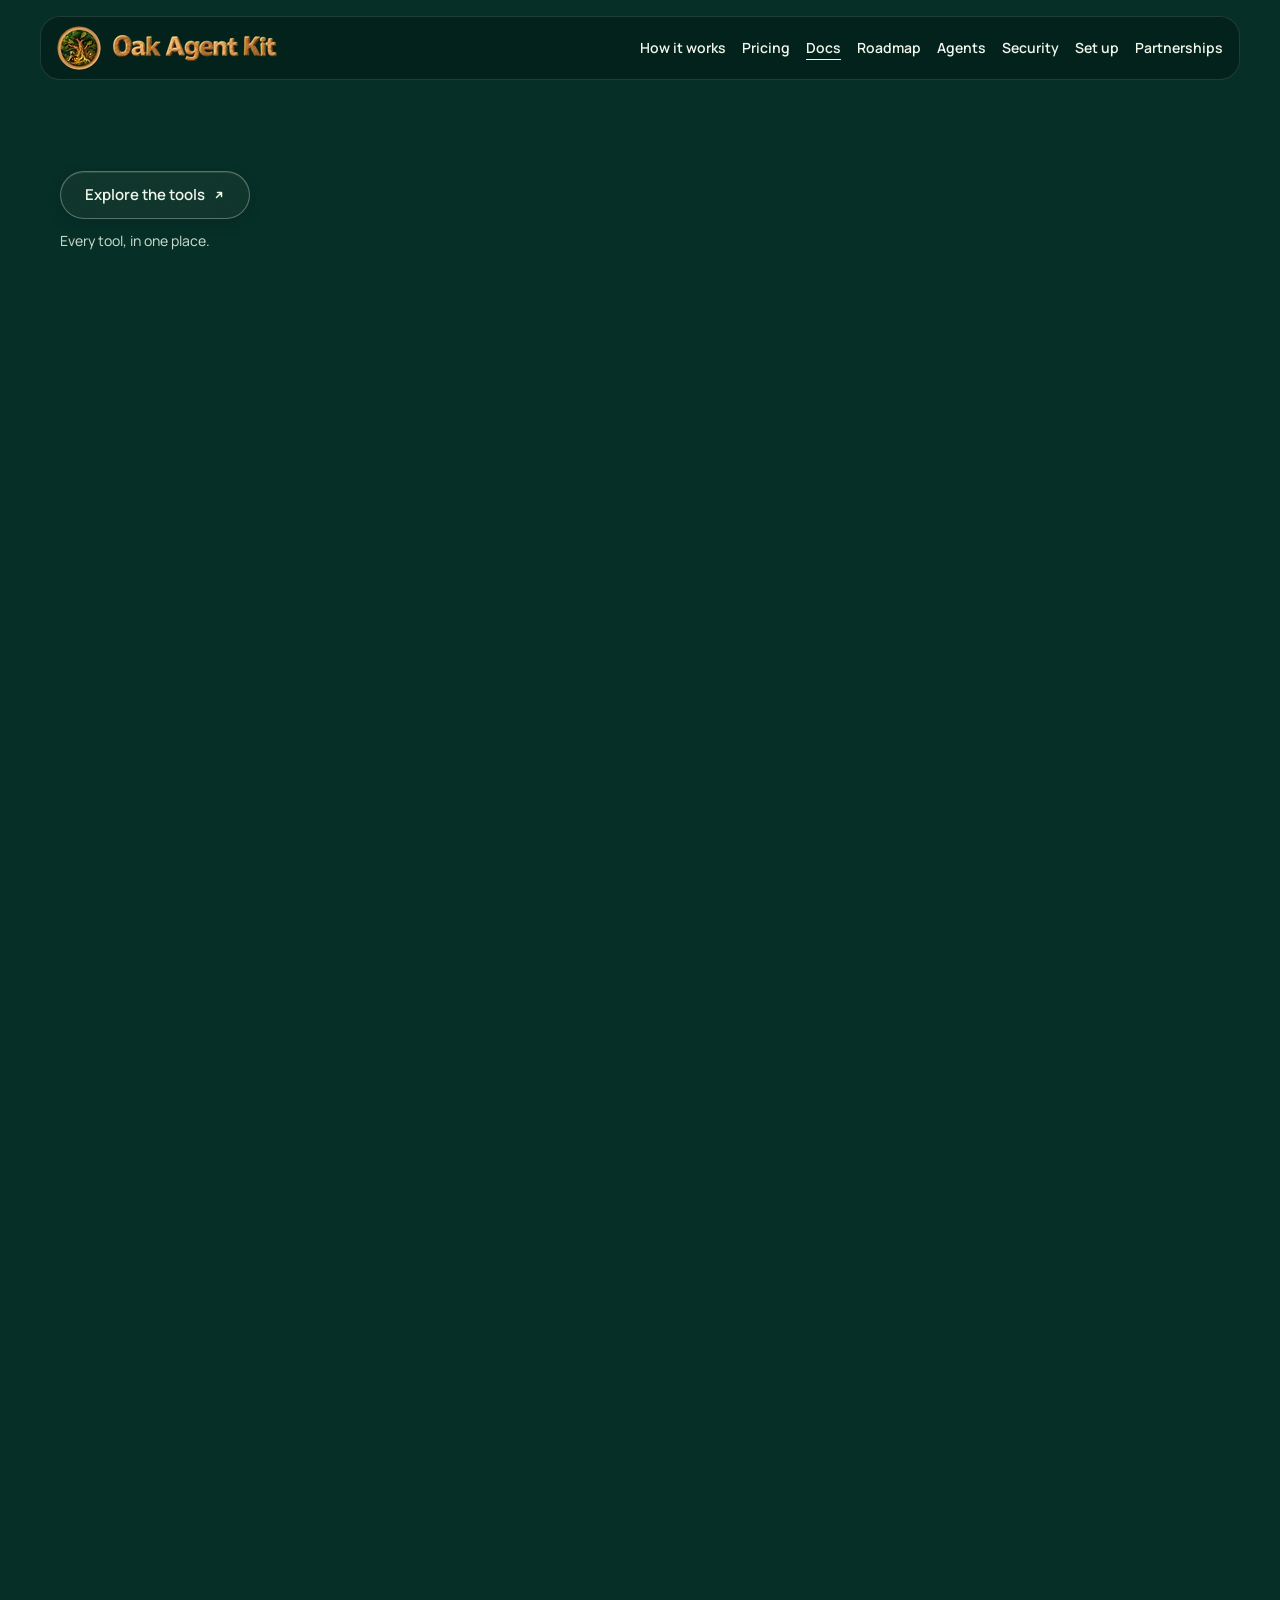
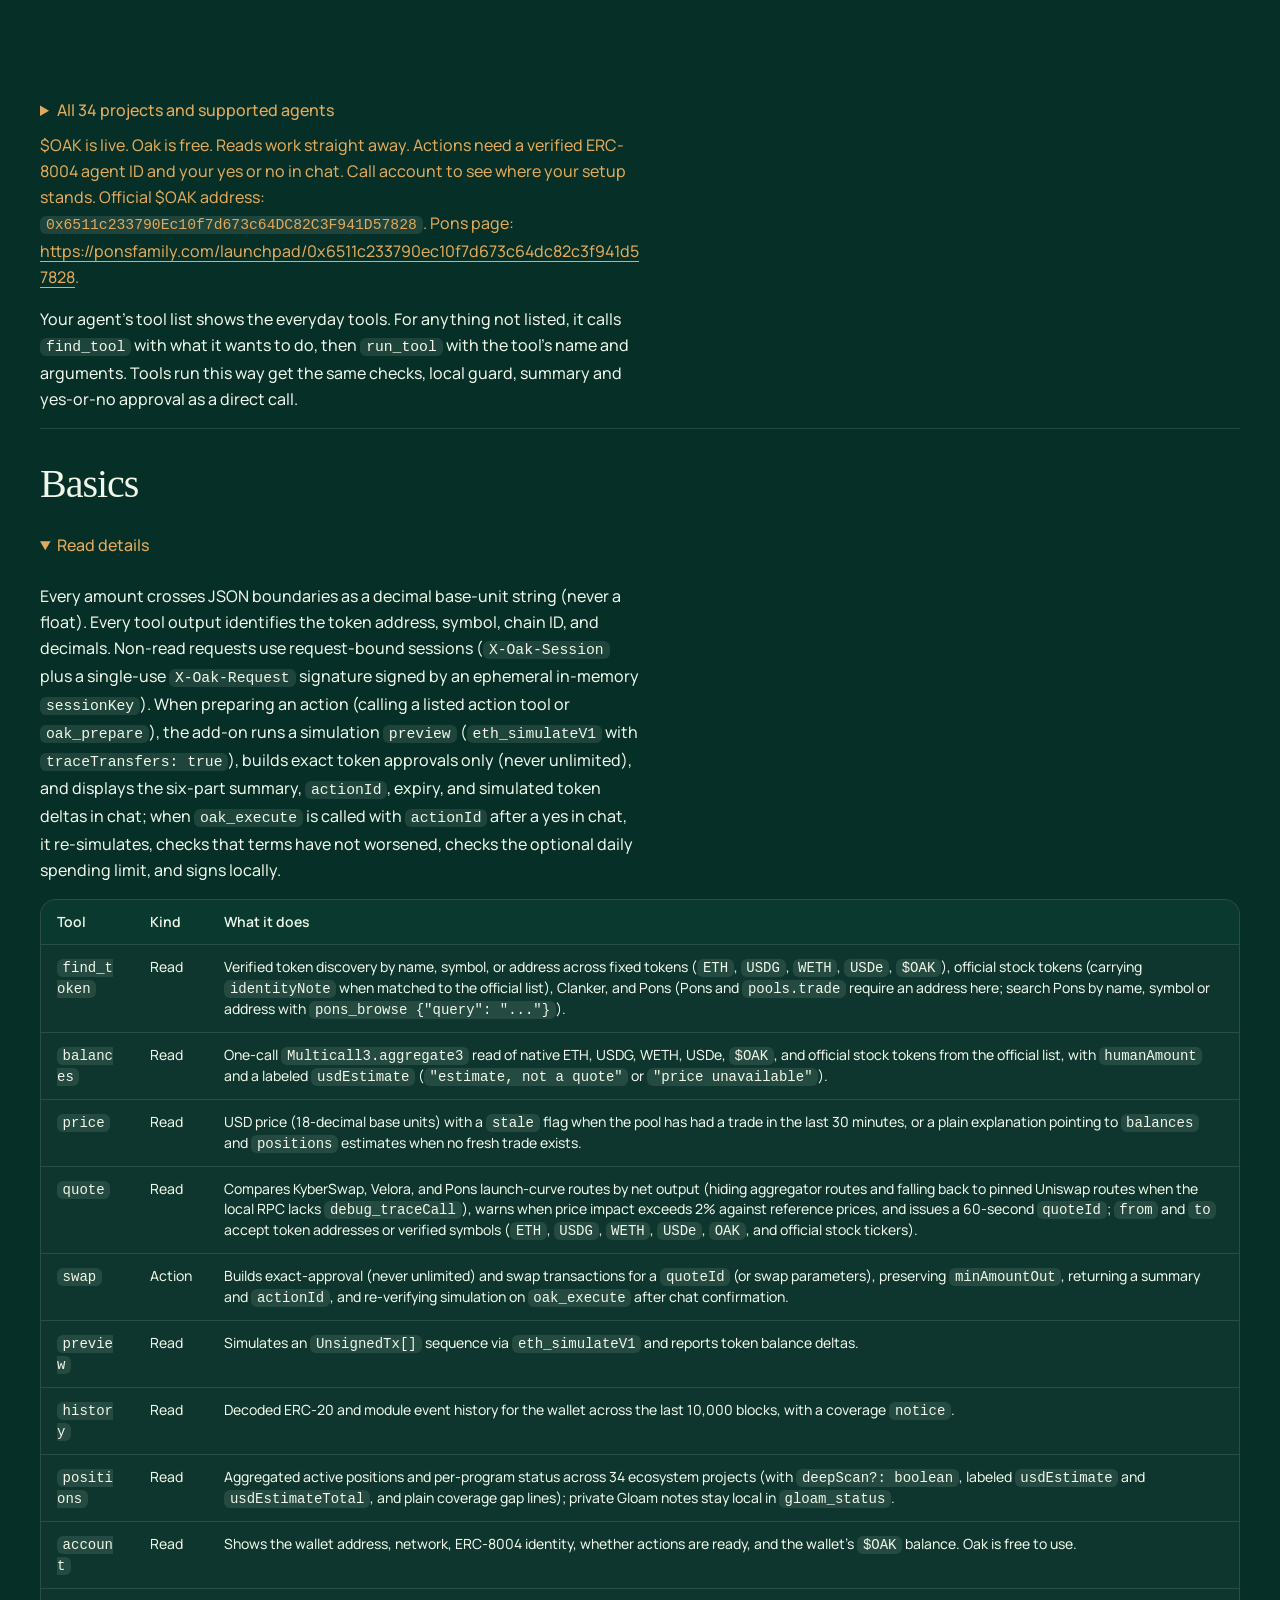
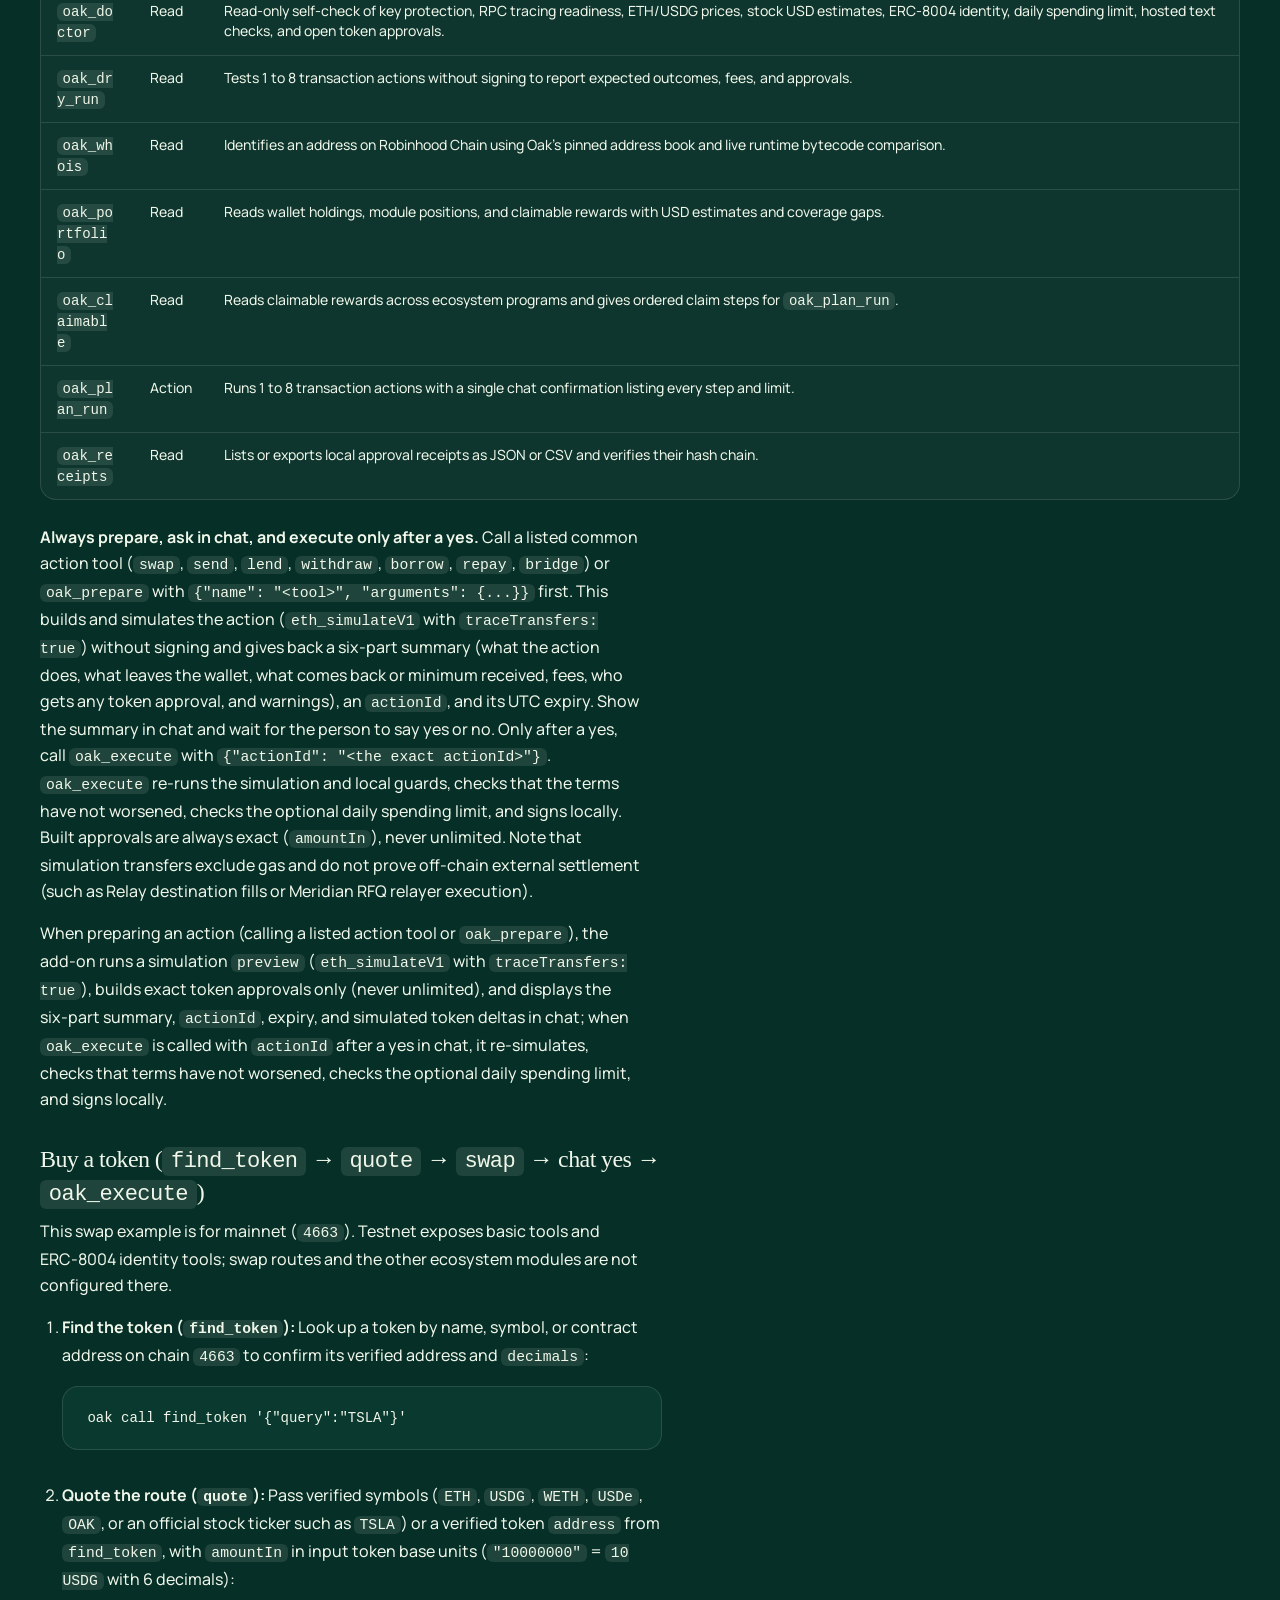
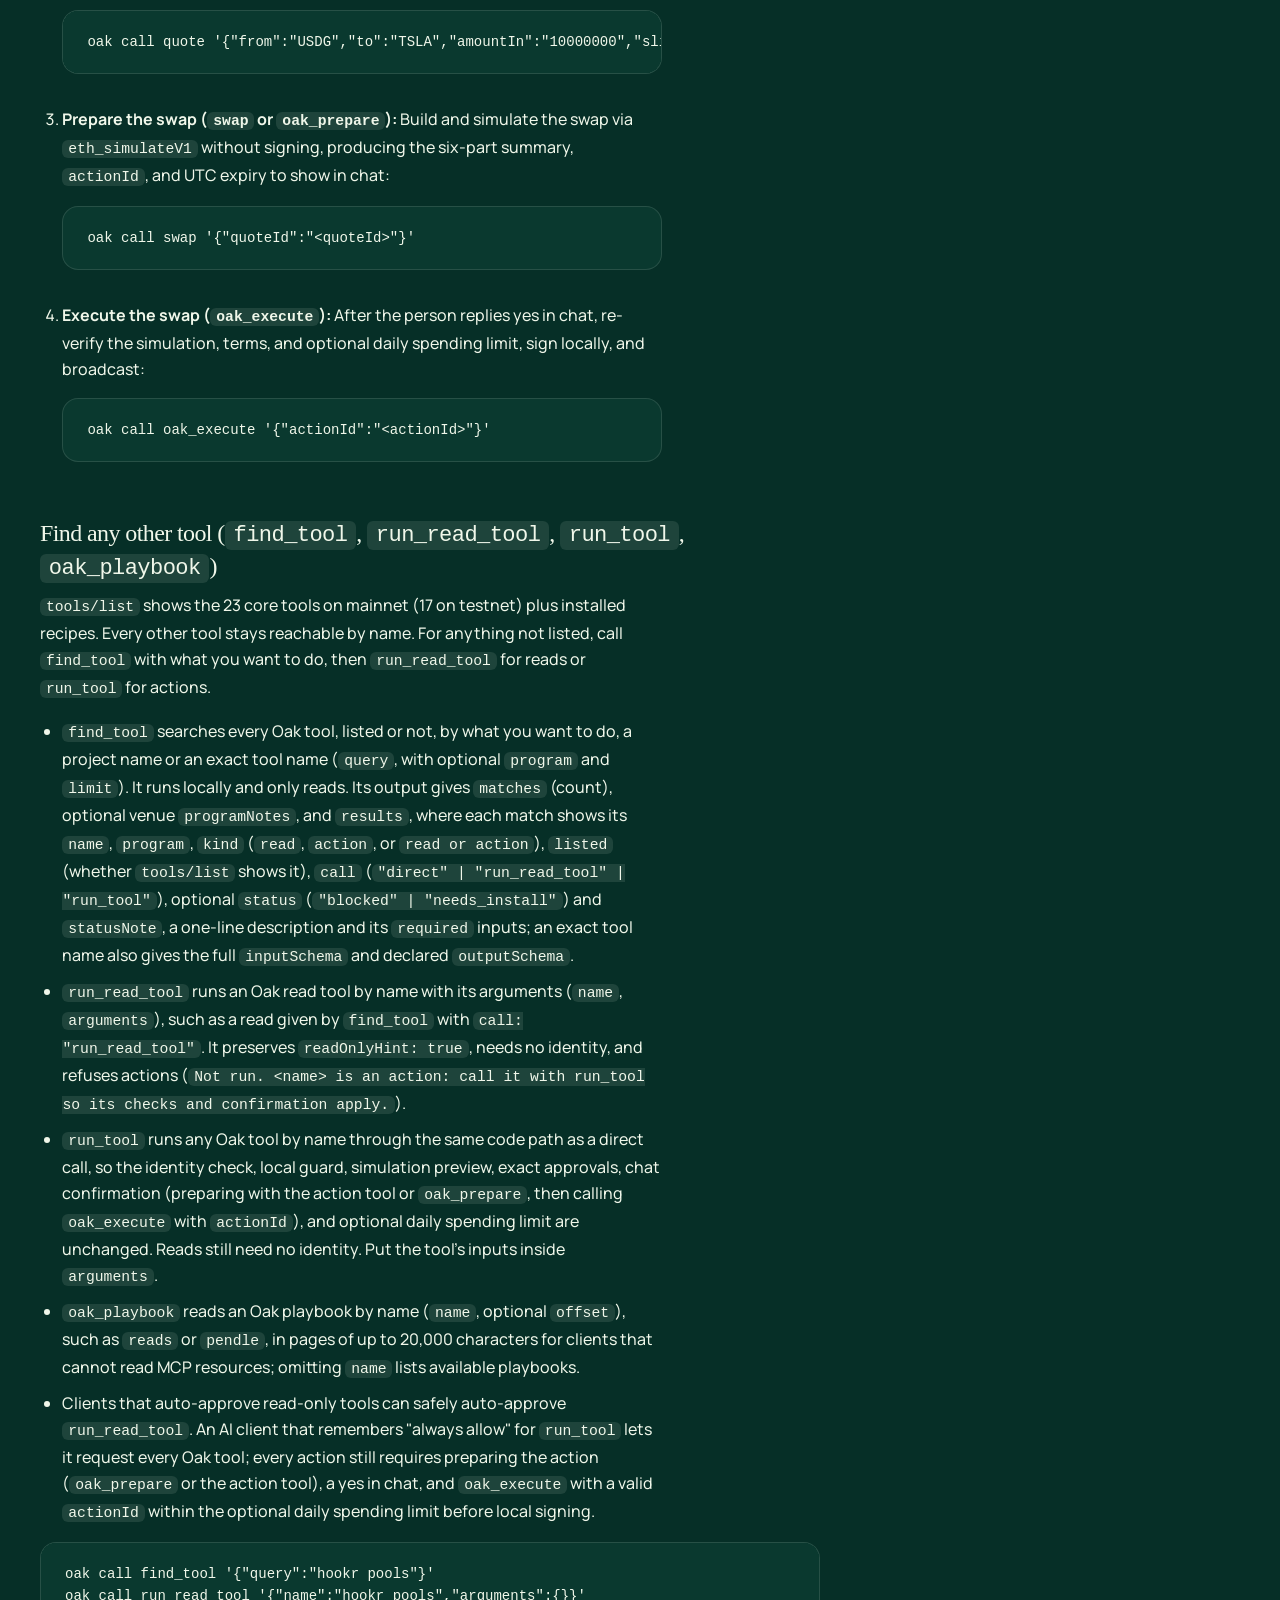
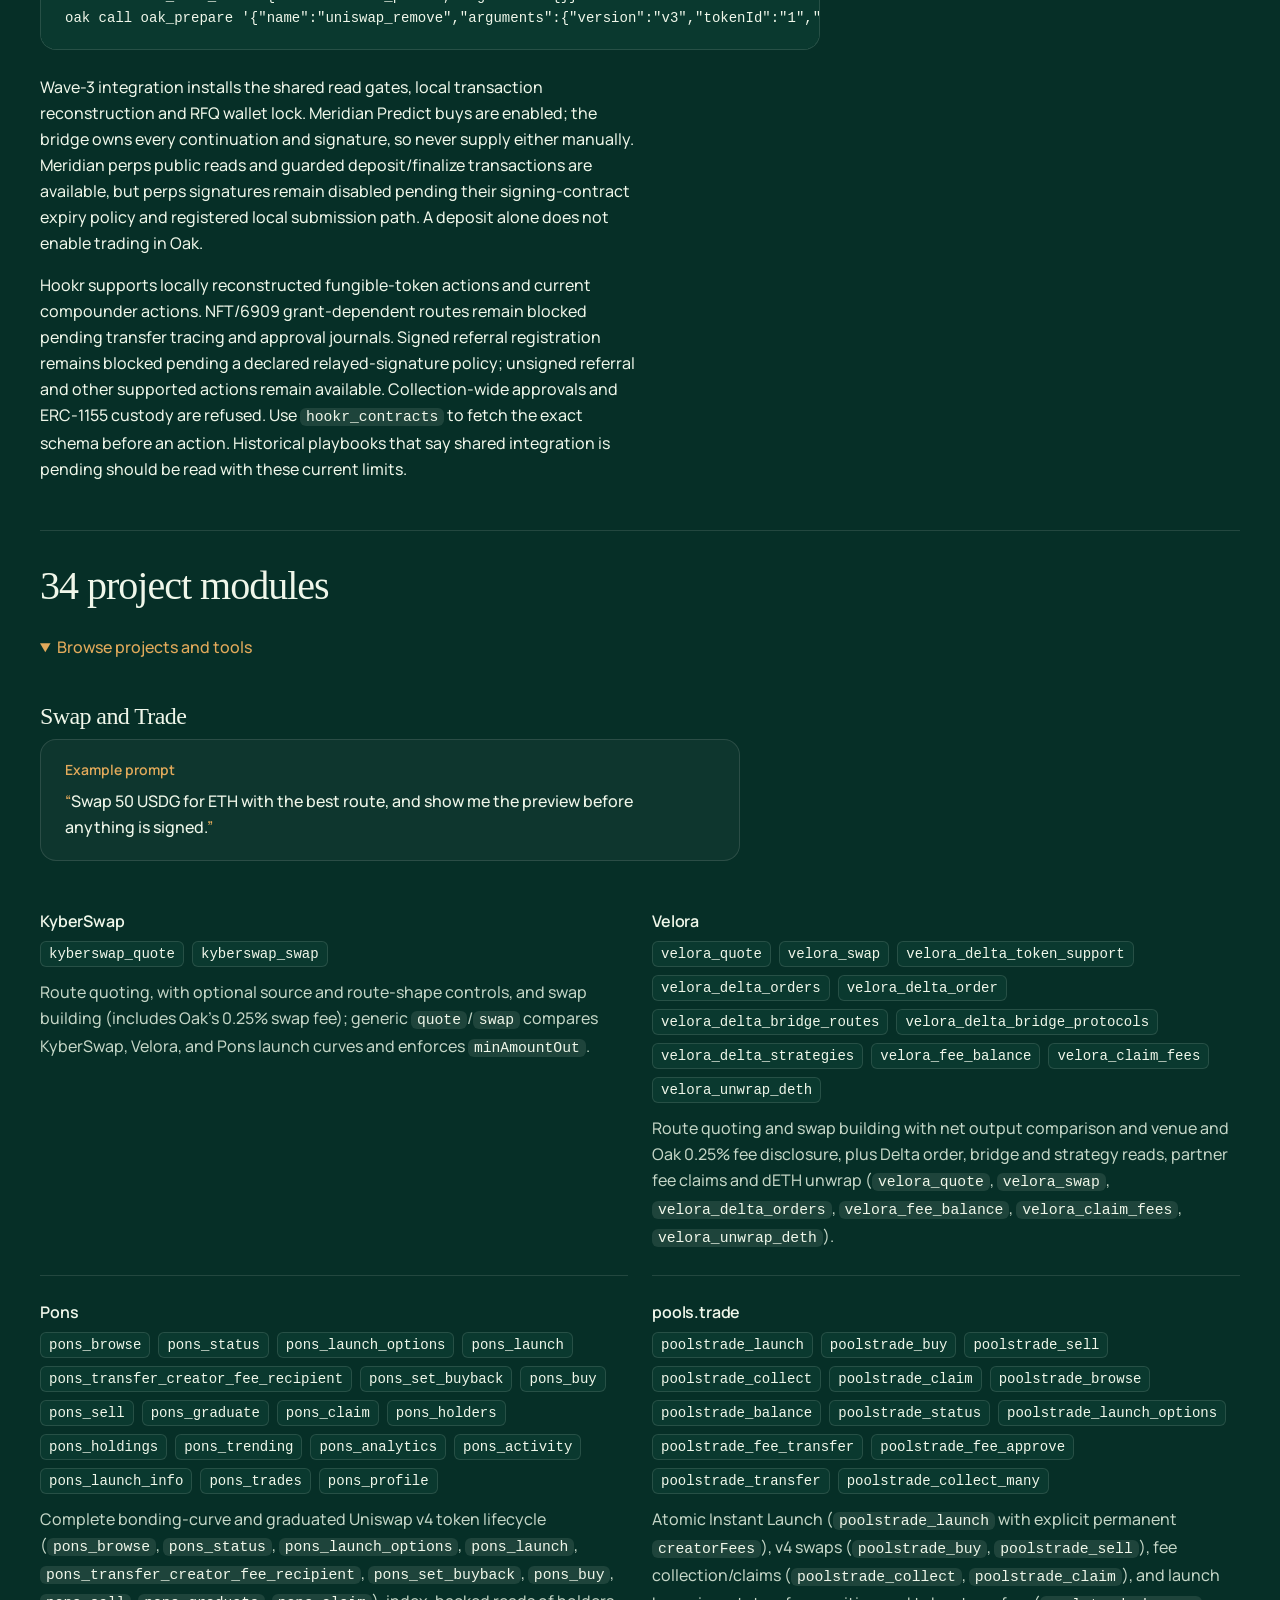
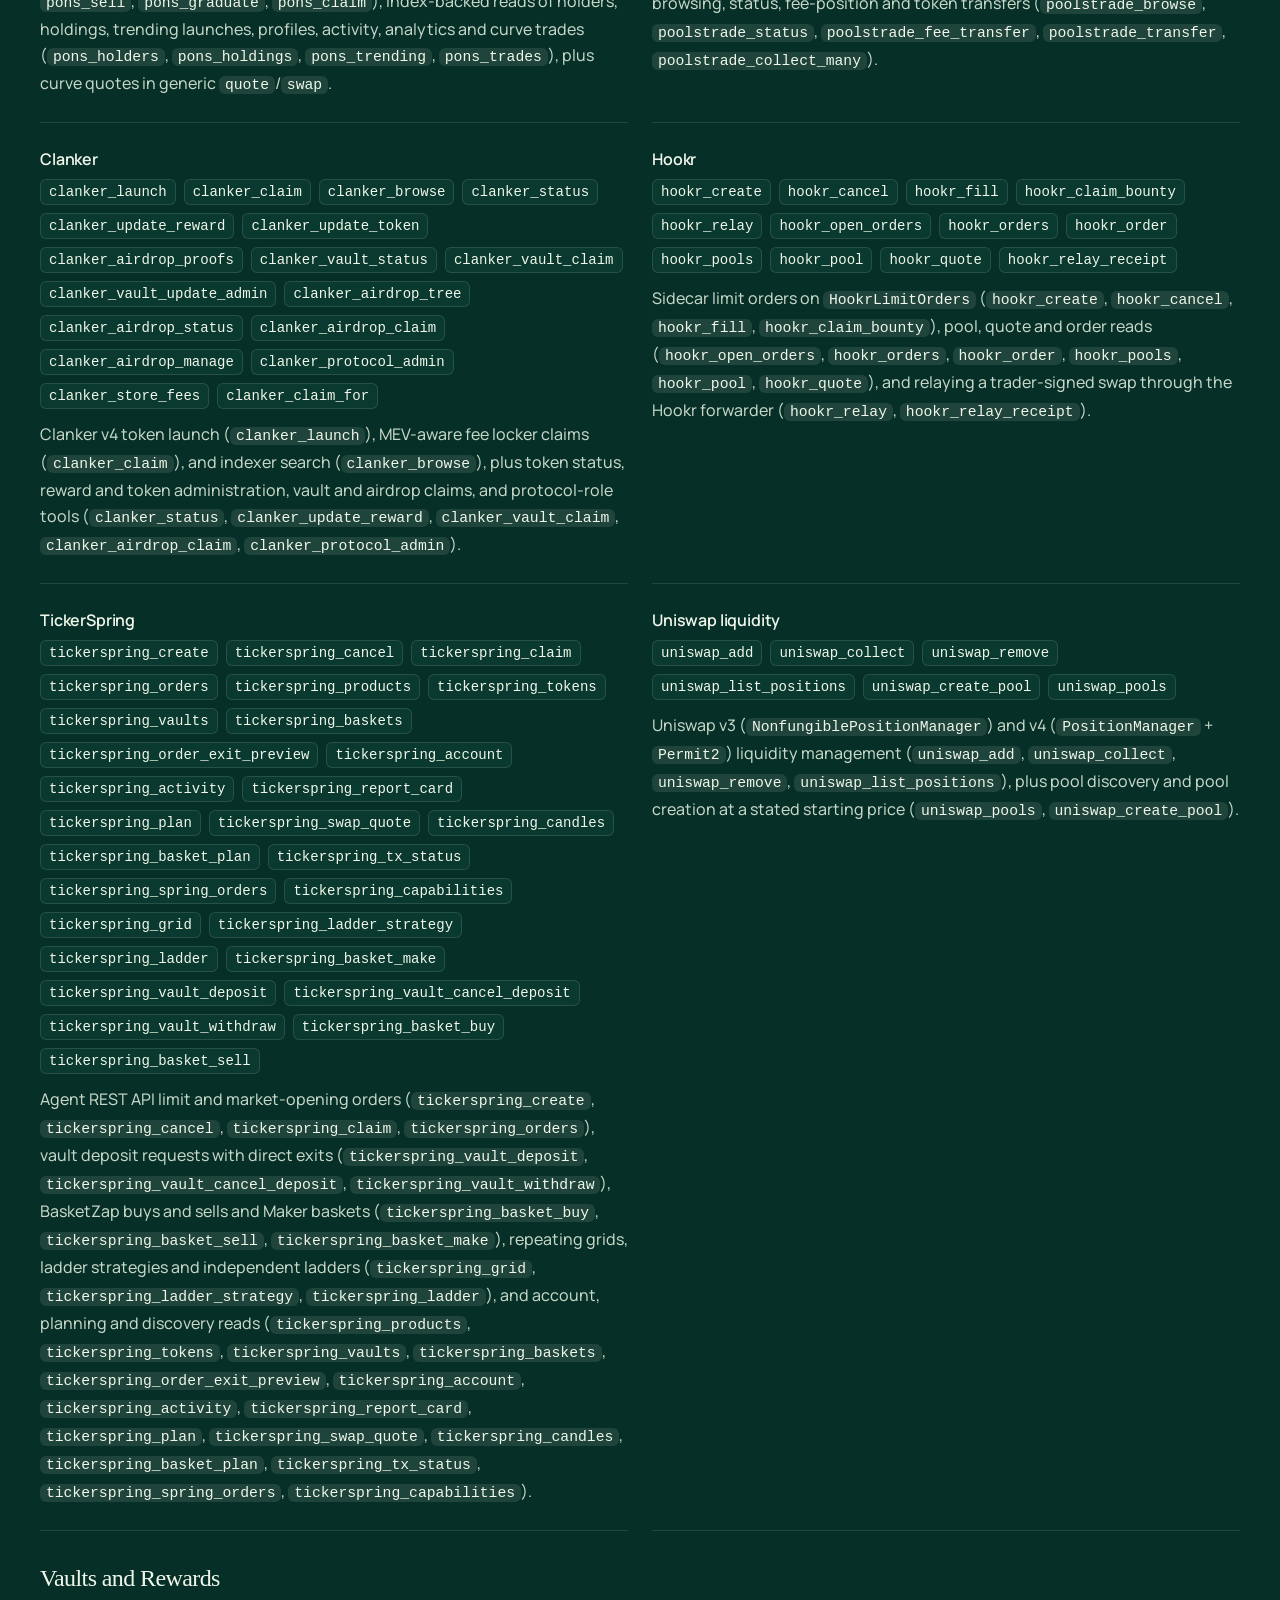
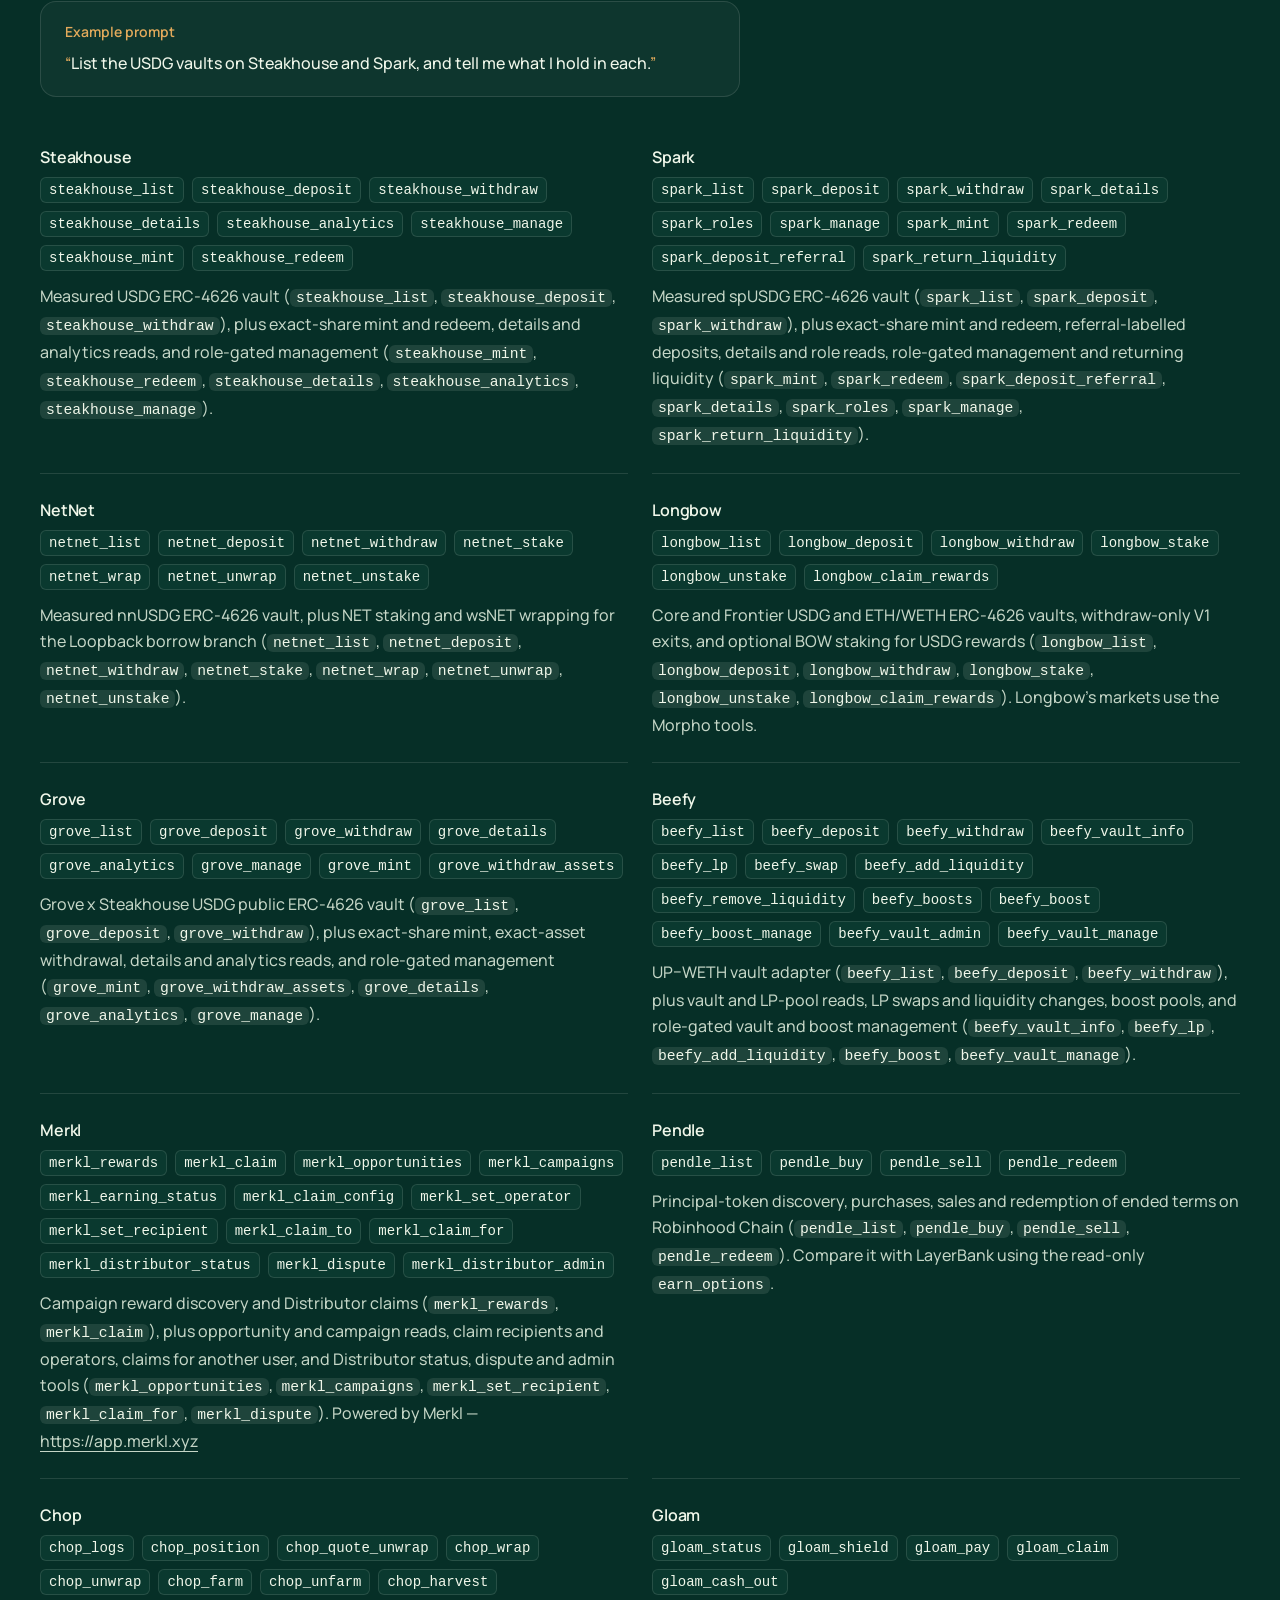
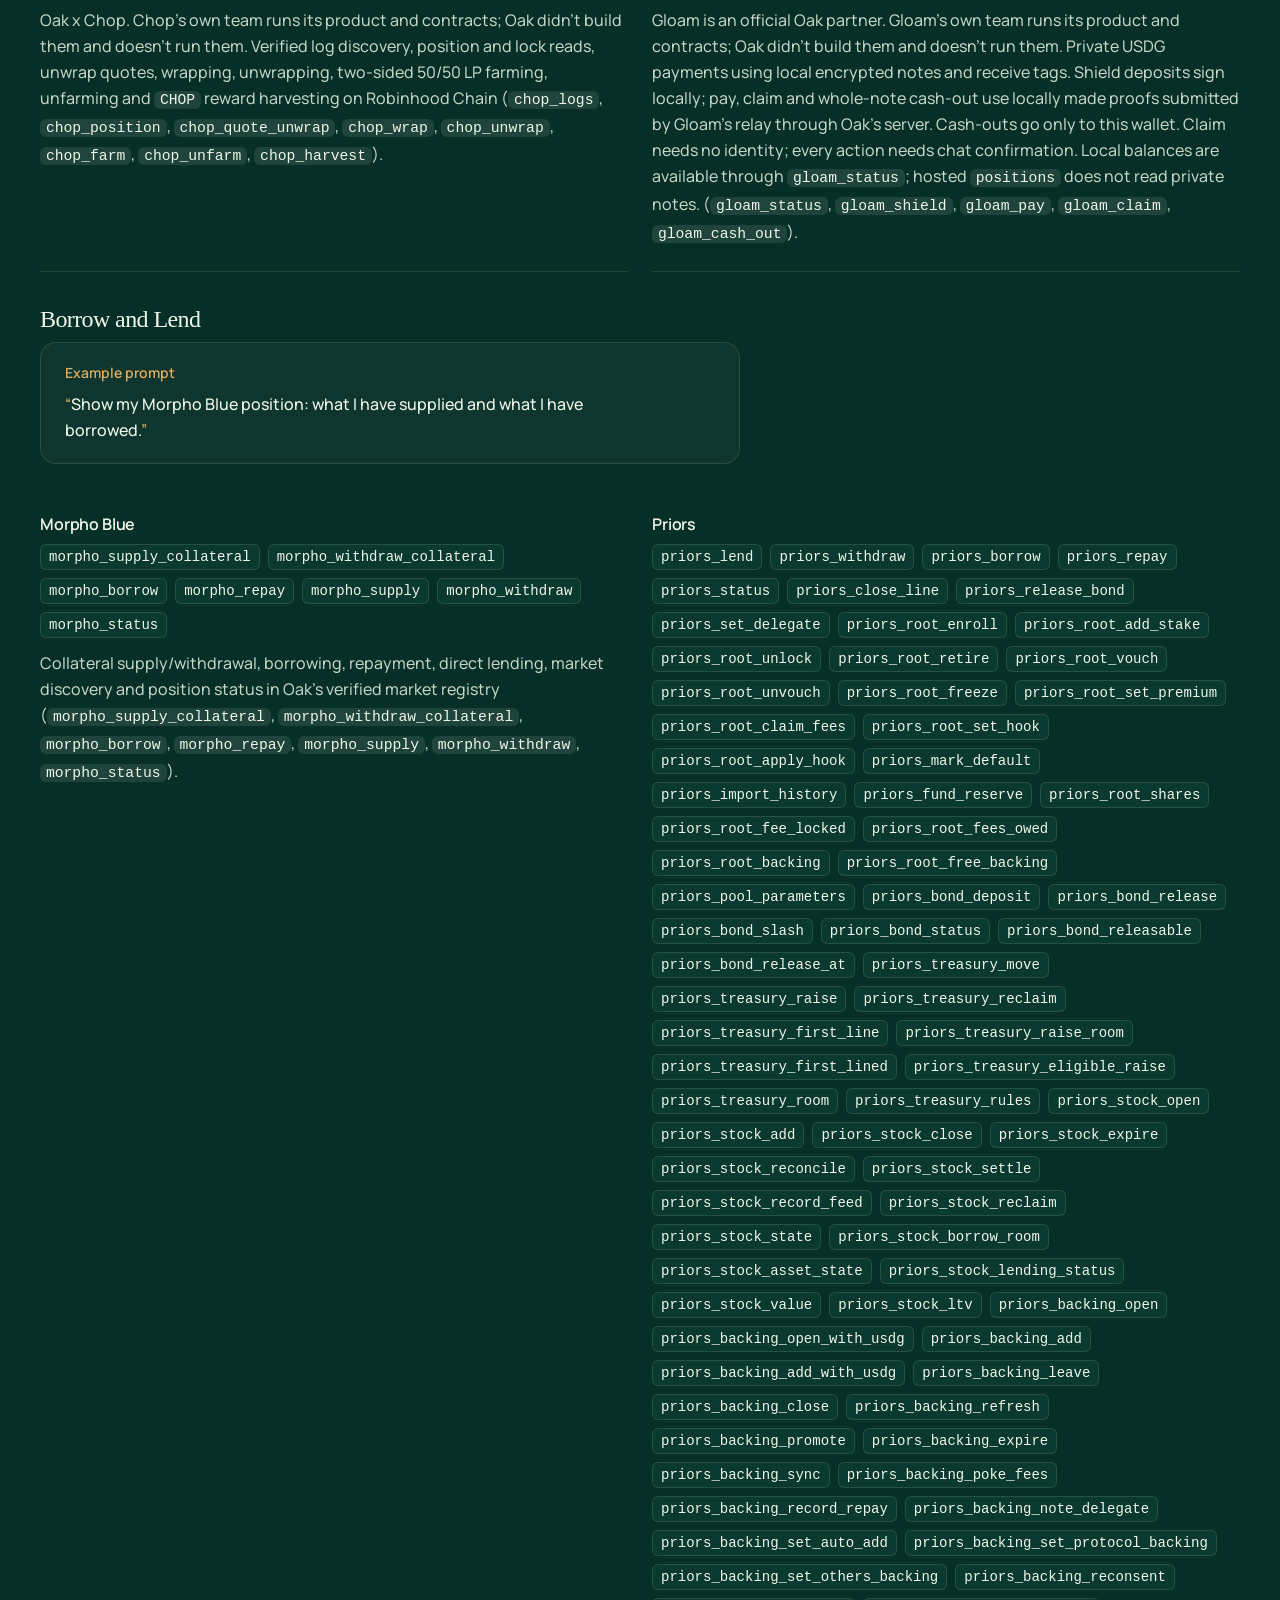
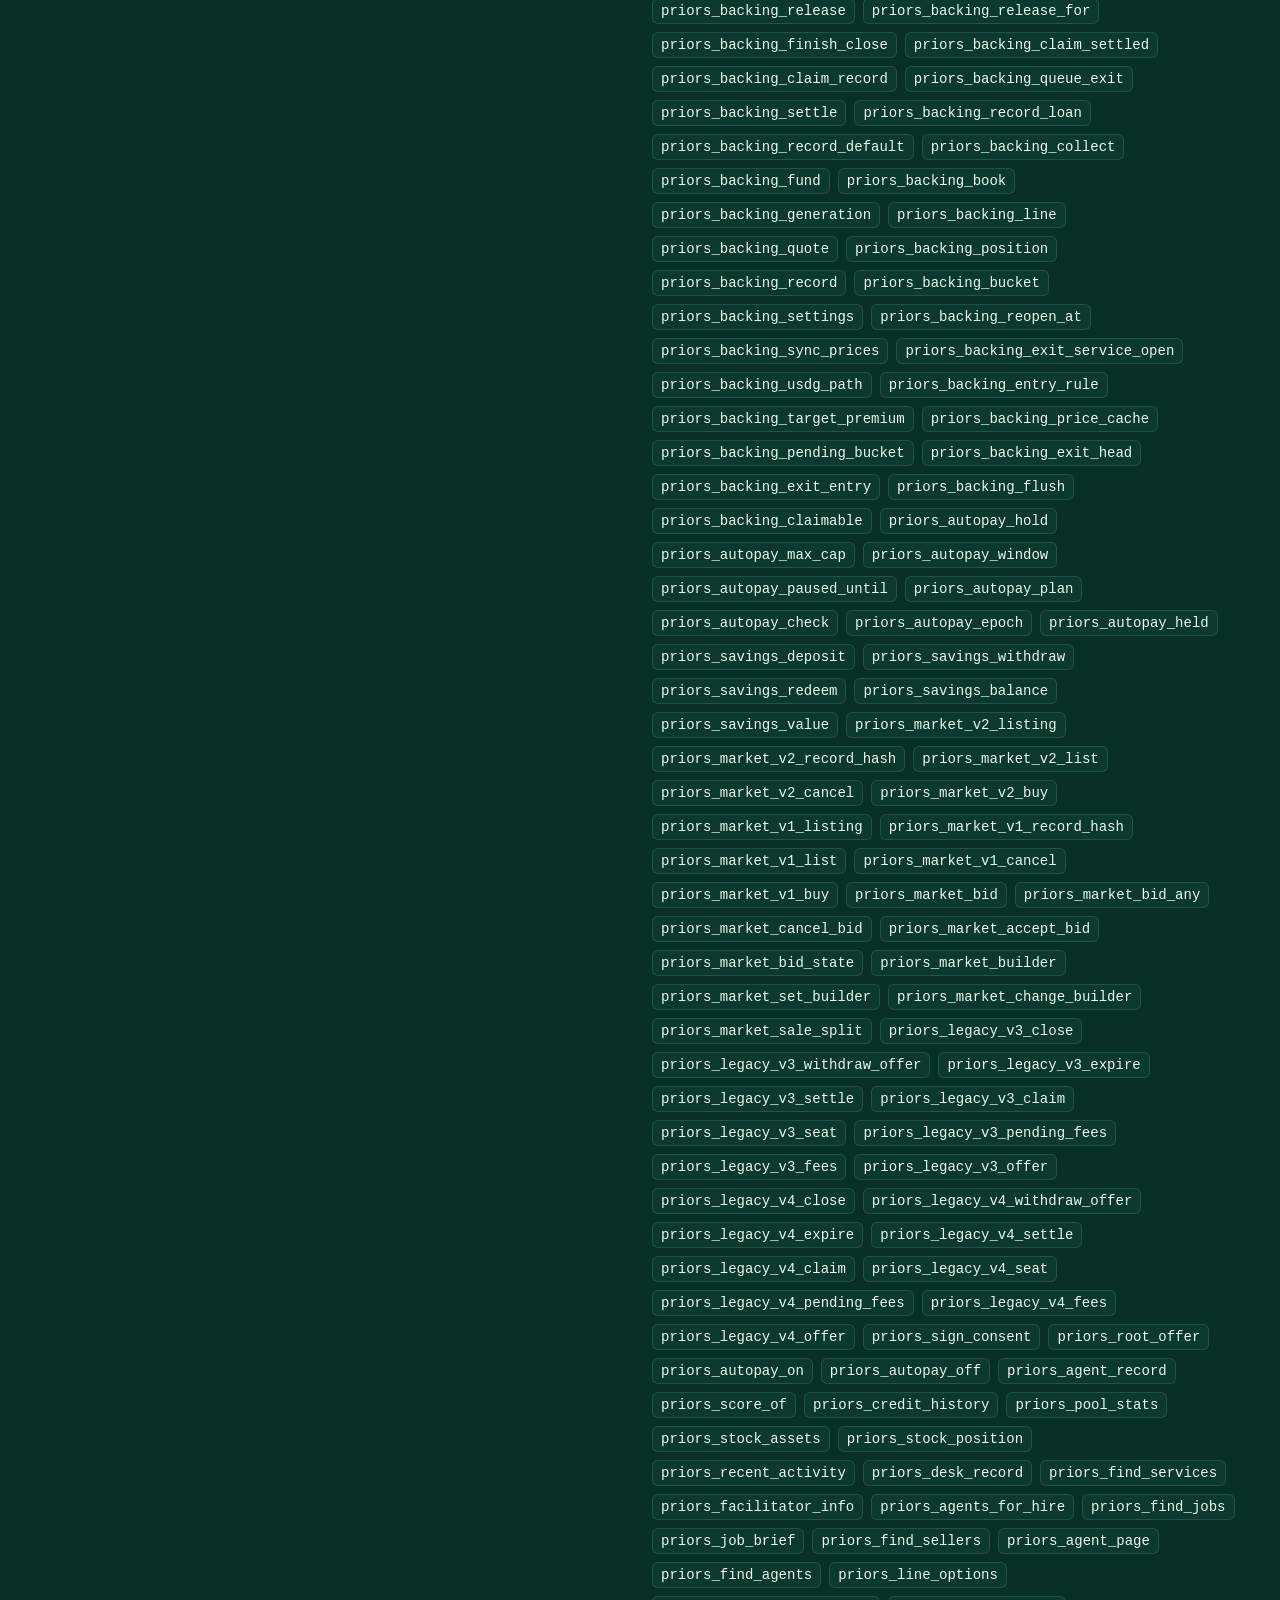
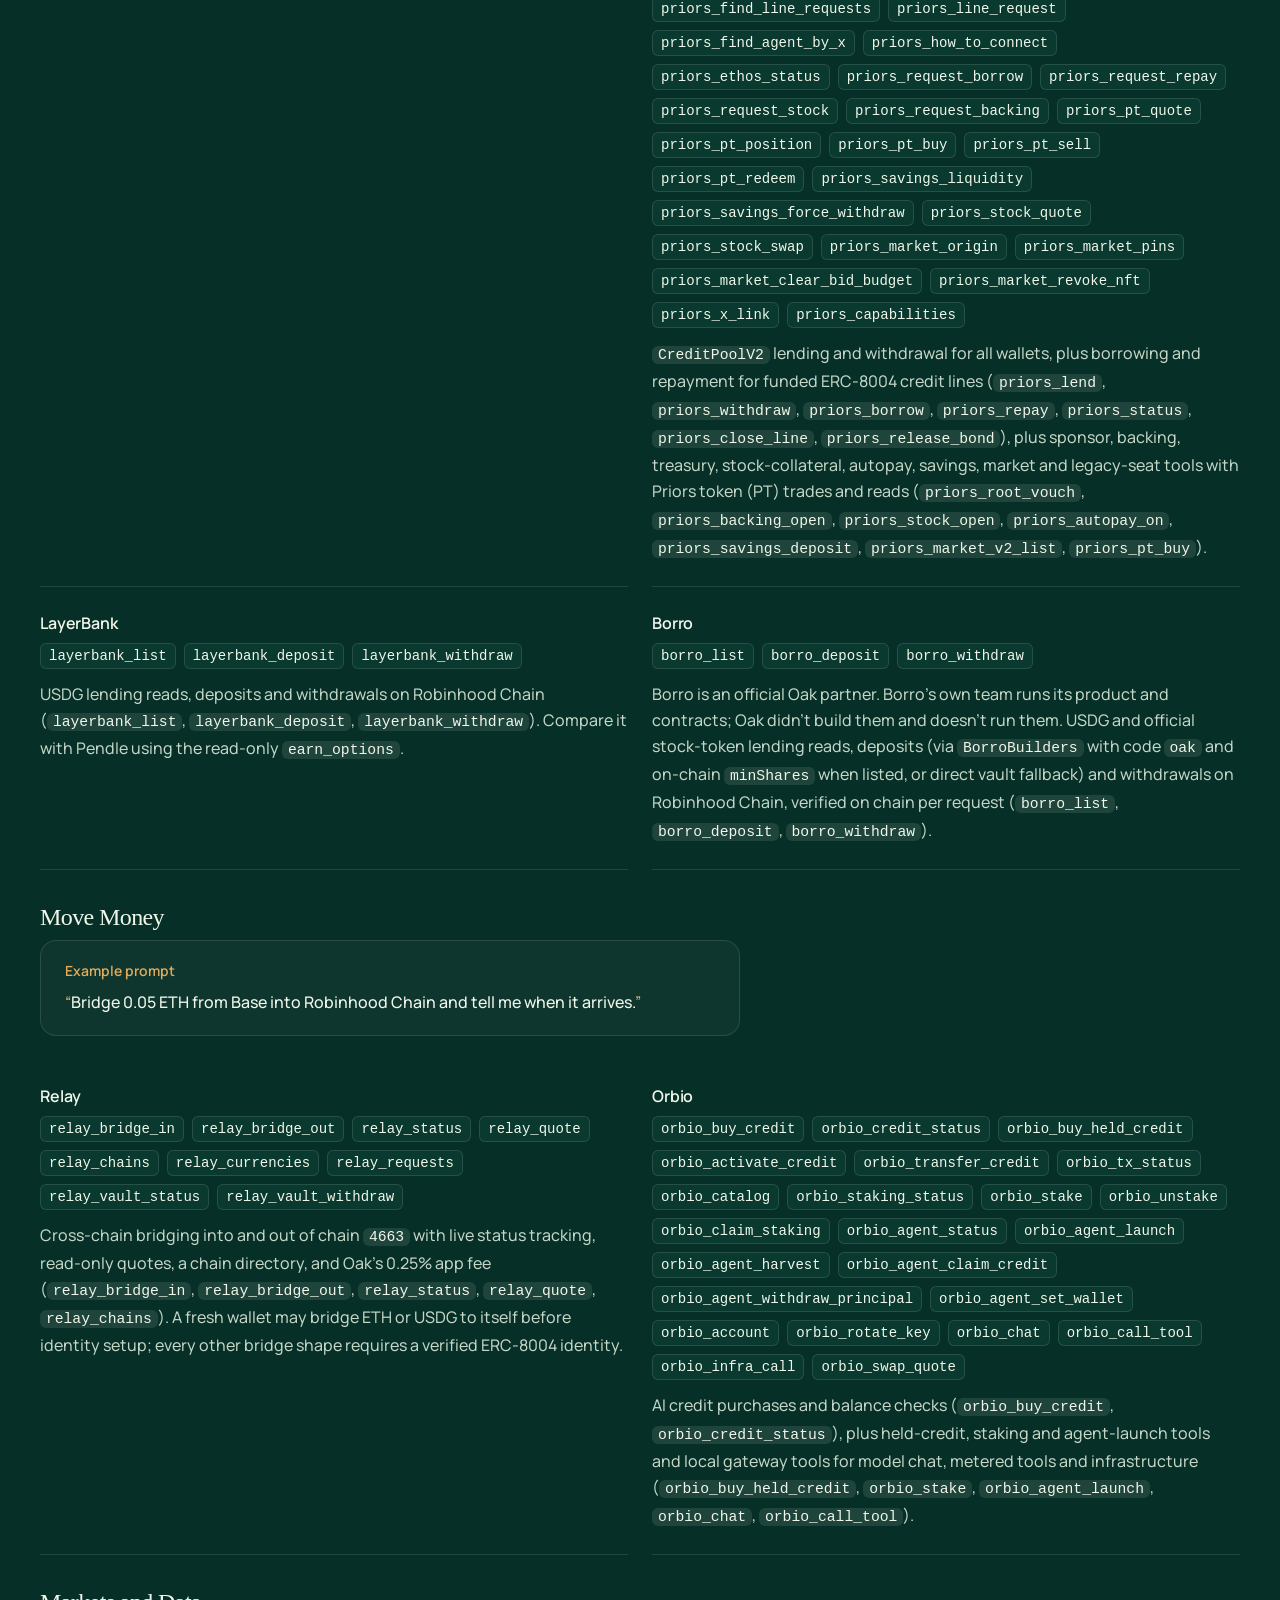
<file: docs.html>
<!doctype html>
<html lang="en">
<head>
<meta charset="utf-8">
<meta name="viewport" content="width=device-width, initial-scale=1">
<title>Oak docs: tool reference for 16 basic tools and 34 modules</title>
<meta name="description" content="The Oak tool reference: amount conventions, the basic tools, every Robinhood Chain project module with its tool names, the command line, project recipes and notes for AI agents.">
<meta name="theme-color" content="#062F27">
<link rel="canonical" href="https://oakagentkit.org/docs.html">
<meta property="og:url" content="https://oakagentkit.org/docs.html">
<meta property="og:type" content="website">
<meta property="og:site_name" content="Oak Agent Kit">
<meta property="og:title" content="Oak docs: tool reference for 16 basic tools and 34 modules">
<meta property="og:description" content="The Oak tool reference: amount conventions, the basic tools, every Robinhood Chain project module with its tool names, the command line, project recipes and notes for AI agents.">
<meta property="og:image" content="https://oakagentkit.org/03-og-card-1200x630.jpg">
<meta property="og:image:width" content="1200">
<meta property="og:image:height" content="630">
<meta property="og:image:alt" content="The Oak mark in a carved-wood medallion beside a felt diorama of the giant Oak tree at dusk.">
<meta name="twitter:card" content="summary_large_image">
<link rel="icon" type="image/svg+xml" href="a-avatar-32.svg">
<link rel="icon" type="image/png" sizes="32x32" href="favicon-32x32.png">
<link rel="apple-touch-icon" href="favicon-180x180.png">
<link rel="preload" href="Manrope.woff2" as="font" type="font/woff2" crossorigin>
<link rel="stylesheet" href="styles.css">
</head>
<body>
<a class="skip" href="#main">Skip to content</a>
<header class="scene-header is-sticky">
<div class="scene-header-inner">
 <a class="scene-brand" href="index.html" aria-label="Oak Agent Kit, home">
<img class="brand-mark" src="oak-mark-44.webp" srcset="oak-mark-88.webp 2x, oak-mark-132.webp 3x" width="44" height="44" alt="">
<img class="brand-word" src="oak-wordmark-1x.webp" srcset="oak-wordmark-2x.webp 2x, oak-wordmark-3x.webp 3x" width="164" height="26" alt="">
</a>
 <nav class="desktop-nav" aria-label="Main">
<ul>
<li>
<a href="how-it-works.html">How it works</a>
</li>
<li>
<a href="pricing.html">Pricing</a>
</li>
<li>
<a href="docs.html" aria-current="page">Docs</a>
</li>
<li>
<a href="roadmap.html">Roadmap</a>
</li>
<li>
<a href="agents.html">Agents</a>
</li>
<li>
<a href="security.html">Security</a>
</li>
<li>
<a href="setup.html">Set up</a>
</li>
<li>
<a href="partnerships.html">Partnerships</a>
</li>
</ul>
</nav>
 <button class="menu-button" type="button" popovertarget="site-menu">Menu</button>
 <nav class="menu-panel" id="site-menu" popover aria-label="Main mobile">
<ul>
<li>
<a href="how-it-works.html">How it works</a>
</li>
<li>
<a href="pricing.html">Pricing</a>
</li>
<li>
<a href="docs.html" aria-current="page">Docs</a>
</li>
<li>
<a href="roadmap.html">Roadmap</a>
</li>
<li>
<a href="agents.html">Agents</a>
</li>
<li>
<a href="security.html">Security</a>
</li>
<li>
<a href="setup.html">Set up</a>
</li>
<li>
<a href="partnerships.html">Partnerships</a>
</li>
</ul>
</nav>
 </div>
</header>
<main id="main">
<div class="scene-opening">
<section class="scene-hero scene-docs" aria-labelledby="hero-title">
 <h1 id="hero-title" class="sr-only">Docs</h1>
 <picture class="scene-picture" aria-hidden="true">
 <source media="(max-width: 700px)" srcset="scene-docs-phone.webp" width="780" height="975">
 <img src="scene-docs-desktop.webp" width="1440" height="810" alt="" fetchpriority="high" decoding="async">
 </picture>
 <div class="hero-actions">
<a class="glass-pill" href="docs.html#modules">Explore the tools<svg class="pill-arrow" width="12" height="12" viewBox="0 0 12 12" aria-hidden="true" focusable="false">
<path d="M3.5 8.5l5-5M4.5 3.5h4v4" fill="none" stroke="currentColor" stroke-width="1.5" stroke-linecap="round" stroke-linejoin="round"/>
</svg>
</a>
<p class="hero-status">Every tool, in one place.</p>
</div>
 </section>
<div class="page-body">
<div class="wrap">
<div class="prose wide docs-page">
<details class="project-directory">
<summary>All 34 projects and supported agents</summary>
<ul class="project-names">
<li>
<span class="proj">KyberSwap</span>
</li>
<li>
<span class="proj">Velora</span>
</li>
<li>
<span class="proj">Steakhouse</span>
</li>
<li>
<span class="proj">Spark</span>
</li>
<li>
<span class="proj">NetNet</span>
</li>
<li>
<span class="proj">Longbow</span>
</li>
<li>
<span class="proj">Grove</span>
</li>
<li>
<span class="proj">Beefy</span>
</li>
<li>
<span class="proj">Pons</span>
</li>
<li>
<span class="proj">Orbio</span>
</li>
<li>
<span class="proj">HoodLock</span>
</li>
<li>
<span class="proj">Merkl</span>
</li>
<li>
<span class="proj">Relay</span>
</li>
<li>
<span class="proj">Lighter</span>
</li>
<li>
<span class="proj">ERC-8004</span>
</li>
<li>
<span class="proj">hood.ag</span>
</li>
<li>
<span class="proj">HeyResearch</span>
</li>
<li>
<span class="proj">Priors</span>
</li>
<li>
<span class="proj">Morpho Blue</span>
</li>
<li>
<span class="proj">Uniswap liquidity</span>
</li>
<li>
<span class="proj">Meridian</span>
</li>
<li>
<span class="proj">Hookr</span>
</li>
<li>
<span class="proj">TickerSpring</span>
</li>
<li>
<span class="proj">Clanker</span>
</li>
<li>
<span class="proj">pools.trade</span>
</li>
<li>
<span class="proj">Wormhole</span>
</li>
<li>
<span class="proj">LayerBank</span>
</li>
<li>
<span class="proj">Pendle</span>
</li>
<li>
<span class="proj">Borro</span>
</li>
<li>
<span class="proj">Chop</span>
</li>
<li>
<span class="proj">Gloam</span>
</li>
<li>
<span class="proj">Factor</span>
</li>
<li>
<span class="proj">Raeto</span>
</li>
<li>
<span class="proj">Upoch</span>
</li>
</ul>
<p class="agent-names">
<span class="agent">Claude Code</span> · <span class="agent">Codex</span> · <span class="agent">Cursor</span> · <span class="agent">Gemini</span> · <span class="agent">Grok</span>
</p>
<p>Mainnet: 4663. Testnet: basic tools and ERC-8004 identity only.</p>
</details>
<p class="release-note">$OAK is live. Oak is free. Reads work straight away. Actions need a verified ERC-8004 agent ID and your yes or no in chat. Call account to see where your setup stands. Official $OAK address: <code class="token-address">0x6511c233790Ec10f7d673c64DC82C3F941D57828</code>. Pons page: <a href="https://ponsfamily.com/launchpad/0x6511c233790ec10f7d673c64dc82c3f941d57828">https://ponsfamily.com/launchpad/0x6511c233790ec10f7d673c64dc82c3f941d57828</a>.</p>
<p class="docs-narrow">Your agent's tool list shows the everyday tools. For anything not listed, it calls <code>find_tool</code> with what it wants to do, then <code>run_tool</code> with the tool's name and arguments. Tools run this way get the same checks, local guard, summary and yes-or-no approval as a direct call.</p>
<section class="doc-part" id="basics">
<h2>Basics</h2>
<details open class="reference-detail">
<summary>Read details</summary>
<div class="docs-narrow">
<p>Every amount crosses JSON boundaries as a decimal base-unit string (never a float). Every tool output identifies the token address, symbol, chain ID, and decimals. Non-read requests use request-bound sessions (<code>X-Oak-Session</code> plus a single-use <code>X-Oak-Request</code> signature signed by an ephemeral in-memory <code>sessionKey</code>). When preparing an action (calling a listed action tool or <code>oak_prepare</code>), the add-on runs a simulation <code>preview</code> (<code>eth_simulateV1</code> with <code>traceTransfers: true</code>), builds exact token approvals only (never unlimited), and displays the six-part summary, <code>actionId</code>, expiry, and simulated token deltas in chat; when <code>oak_execute</code> is called with <code>actionId</code> after a yes in chat, it re-simulates, checks that terms have not worsened, checks the optional daily spending limit, and signs locally.</p>
</div>
<div class="table-wrap">
<table class="md-table">
<thead>
<tr>
<th scope="col">Tool</th>
<th scope="col">Kind</th>
<th scope="col">What it does</th>
</tr>
</thead>
<tbody>
<tr>
<td data-label="Tool">
<code>find_token</code>
</td>
<td data-label="Kind">Read</td>
<td data-label="What it does">Verified token discovery by name, symbol, or address across fixed tokens (<code>ETH</code>, <code>USDG</code>, <code>WETH</code>, <code>USDe</code>, <code>$OAK</code>), official stock tokens (carrying <code>identityNote</code> when matched to the official list), Clanker, and Pons (Pons and <code>pools.trade</code> require an address here; search Pons by name, symbol or address with <code>pons_browse {&quot;query&quot;: &quot;...&quot;}</code>).</td>
</tr>
<tr>
<td data-label="Tool">
<code>balances</code>
</td>
<td data-label="Kind">Read</td>
<td data-label="What it does">One-call <code>Multicall3.aggregate3</code> read of native ETH, USDG, WETH, USDe, <code>$OAK</code>, and official stock tokens from the official list, with <code>humanAmount</code> and a labeled <code>usdEstimate</code> (<code>&quot;estimate, not a quote&quot;</code> or <code>&quot;price unavailable&quot;</code>).</td>
</tr>
<tr>
<td data-label="Tool">
<code>price</code>
</td>
<td data-label="Kind">Read</td>
<td data-label="What it does">USD price (18-decimal base units) with a <code>stale</code> flag when the pool has had a trade in the last 30 minutes, or a plain explanation pointing to <code>balances</code> and <code>positions</code> estimates when no fresh trade exists.</td>
</tr>
<tr>
<td data-label="Tool">
<code>quote</code>
</td>
<td data-label="Kind">Read</td>
<td data-label="What it does">Compares KyberSwap, Velora, and Pons launch-curve routes by net output (hiding aggregator routes and falling back to pinned Uniswap routes when the local RPC lacks <code>debug_traceCall</code>), warns when price impact exceeds 2% against reference prices, and issues a 60-second <code>quoteId</code>; <code>from</code> and <code>to</code> accept token addresses or verified symbols (<code>ETH</code>, <code>USDG</code>, <code>WETH</code>, <code>USDe</code>, <code>OAK</code>, and official stock tickers).</td>
</tr>
<tr>
<td data-label="Tool">
<code>swap</code>
</td>
<td data-label="Kind">Action</td>
<td data-label="What it does">Builds exact-approval (never unlimited) and swap transactions for a <code>quoteId</code> (or swap parameters), preserving <code>minAmountOut</code>, returning a summary and <code>actionId</code>, and re-verifying simulation on <code>oak_execute</code> after chat confirmation.</td>
</tr>
<tr>
<td data-label="Tool">
<code>preview</code>
</td>
<td data-label="Kind">Read</td>
<td data-label="What it does">Simulates an <code>UnsignedTx[]</code> sequence via <code>eth_simulateV1</code> and reports token balance deltas.</td>
</tr>
<tr>
<td data-label="Tool">
<code>history</code>
</td>
<td data-label="Kind">Read</td>
<td data-label="What it does">Decoded ERC-20 and module event history for the wallet across the last 10,000 blocks, with a coverage <code>notice</code>.</td>
</tr>
<tr>
<td data-label="Tool">
<code>positions</code>
</td>
<td data-label="Kind">Read</td>
<td data-label="What it does">Aggregated active positions and per-program status across 34 ecosystem projects (with <code>deepScan?: boolean</code>, labeled <code>usdEstimate</code> and <code>usdEstimateTotal</code>, and plain coverage gap lines); private Gloam notes stay local in <code>gloam_status</code>.</td>
</tr>
<tr>
<td data-label="Tool">
<code>account</code>
</td>
<td data-label="Kind">Read</td>
<td data-label="What it does">Shows the wallet address, network, ERC-8004 identity, whether actions are ready, and the wallet's <code>$OAK</code> balance. Oak is free to use.</td>
</tr>
<tr>
<td data-label="Tool">
<code>oak_doctor</code>
</td>
<td data-label="Kind">Read</td>
<td data-label="What it does">Read-only self-check of key protection, RPC tracing readiness, ETH/USDG prices, stock USD estimates, ERC-8004 identity, daily spending limit, hosted text checks, and open token approvals.</td>
</tr>
<tr>
<td data-label="Tool">
<code>oak_dry_run</code>
</td>
<td data-label="Kind">Read</td>
<td data-label="What it does">Tests 1 to 8 transaction actions without signing to report expected outcomes, fees, and approvals.</td>
</tr>
<tr>
<td data-label="Tool">
<code>oak_whois</code>
</td>
<td data-label="Kind">Read</td>
<td data-label="What it does">Identifies an address on Robinhood Chain using Oak's pinned address book and live runtime bytecode comparison.</td>
</tr>
<tr>
<td data-label="Tool">
<code>oak_portfolio</code>
</td>
<td data-label="Kind">Read</td>
<td data-label="What it does">Reads wallet holdings, module positions, and claimable rewards with USD estimates and coverage gaps.</td>
</tr>
<tr>
<td data-label="Tool">
<code>oak_claimable</code>
</td>
<td data-label="Kind">Read</td>
<td data-label="What it does">Reads claimable rewards across ecosystem programs and gives ordered claim steps for <code>oak_plan_run</code>.</td>
</tr>
<tr>
<td data-label="Tool">
<code>oak_plan_run</code>
</td>
<td data-label="Kind">Action</td>
<td data-label="What it does">Runs 1 to 8 transaction actions with a single chat confirmation listing every step and limit.</td>
</tr>
<tr>
<td data-label="Tool">
<code>oak_receipts</code>
</td>
<td data-label="Kind">Read</td>
<td data-label="What it does">Lists or exports local approval receipts as JSON or CSV and verifies their hash chain.</td>
</tr>
</tbody>
</table>
</div>
<div class="docs-narrow">
<p>
<strong>Always prepare, ask in chat, and execute only after a yes.</strong> Call a listed common action tool (<code>swap</code>, <code>send</code>, <code>lend</code>, <code>withdraw</code>, <code>borrow</code>, <code>repay</code>, <code>bridge</code>) or <code>oak_prepare</code> with <code>{&quot;name&quot;: &quot;&lt;tool&gt;&quot;, &quot;arguments&quot;: {...}}</code> first. This builds and simulates the action (<code>eth_simulateV1</code> with <code>traceTransfers: true</code>) without signing and gives back a six-part summary (what the action does, what leaves the wallet, what comes back or minimum received, fees, who gets any token approval, and warnings), an <code>actionId</code>, and its UTC expiry. Show the summary in chat and wait for the person to say yes or no. Only after a yes, call <code>oak_execute</code> with <code>{&quot;actionId&quot;: &quot;&lt;the exact actionId&gt;&quot;}</code>. <code>oak_execute</code> re-runs the simulation and local guards, checks that the terms have not worsened, checks the optional daily spending limit, and signs locally. Built approvals are always exact (<code>amountIn</code>), never unlimited. Note that simulation transfers exclude gas and do not prove off-chain external settlement (such as Relay destination fills or Meridian RFQ relayer execution).</p>
<p>When preparing an action (calling a listed action tool or <code>oak_prepare</code>), the add-on runs a simulation <code>preview</code> (<code>eth_simulateV1</code> with <code>traceTransfers: true</code>), builds exact token approvals only (never unlimited), and displays the six-part summary, <code>actionId</code>, expiry, and simulated token deltas in chat; when <code>oak_execute</code> is called with <code>actionId</code> after a yes in chat, it re-simulates, checks that terms have not worsened, checks the optional daily spending limit, and signs locally.</p>
<h3 id="buy-a-token">Buy a token (<code>find_token</code> → <code>quote</code> → <code>swap</code> → chat yes → <code>oak_execute</code>)</h3>
<p>This swap example is for mainnet (<code>4663</code>). Testnet exposes basic tools and ERC-8004 identity tools; swap routes and the other ecosystem modules are not configured there.</p>
<ol>
<li>
<strong>Find the token (<code>find_token</code>):</strong> Look up a token by name, symbol, or contract address on chain <code>4663</code> to confirm its verified address and <code>decimals</code>:<pre tabindex="0" role="region" aria-label="Command example" class="code-block">
<code data-lang="bash">oak call find_token '{&quot;query&quot;:&quot;TSLA&quot;}'</code></pre>
</li>
<li>
<strong>Quote the route (<code>quote</code>):</strong> Pass verified symbols (<code>ETH</code>, <code>USDG</code>, <code>WETH</code>, <code>USDe</code>, <code>OAK</code>, or an official stock ticker such as <code>TSLA</code>) or a verified token <code>address</code> from <code>find_token</code>, with <code>amountIn</code> in input token base units (<code>&quot;10000000&quot;</code> = <code>10 USDG</code> with 6 decimals):<pre tabindex="0" role="region" aria-label="Command example" class="code-block">
<code data-lang="bash">oak call quote '{&quot;from&quot;:&quot;USDG&quot;,&quot;to&quot;:&quot;TSLA&quot;,&quot;amountIn&quot;:&quot;10000000&quot;,&quot;slippageBps&quot;:50}'</code></pre>
</li>
<li>
<strong>Prepare the swap (<code>swap</code> or <code>oak_prepare</code>):</strong> Build and simulate the swap via <code>eth_simulateV1</code> without signing, producing the six-part summary, <code>actionId</code>, and UTC expiry to show in chat:<pre tabindex="0" role="region" aria-label="Command example" class="code-block">
<code data-lang="bash">oak call swap '{&quot;quoteId&quot;:&quot;&lt;quoteId&gt;&quot;}'</code></pre>
</li>
<li>
<strong>Execute the swap (<code>oak_execute</code>):</strong> After the person replies yes in chat, re-verify the simulation, terms, and optional daily spending limit, sign locally, and broadcast:<pre tabindex="0" role="region" aria-label="Command example" class="code-block">
<code data-lang="bash">oak call oak_execute '{&quot;actionId&quot;:&quot;&lt;actionId&gt;&quot;}'</code></pre>
</li>
</ol>
<h3 id="find-any-other-tool">Find any other tool (<code>find_tool</code>, <code>run_read_tool</code>, <code>run_tool</code>, <code>oak_playbook</code>)</h3>
<p>
<code>tools/list</code> shows the 23 core tools on mainnet (17 on testnet) plus installed recipes. Every other tool stays reachable by name. For anything not listed, call <code>find_tool</code> with what you want to do, then <code>run_read_tool</code> for reads or <code>run_tool</code> for actions.</p>
<ul>
<li>
<code>find_tool</code> searches every Oak tool, listed or not, by what you want to do, a project name or an exact tool name (<code>query</code>, with optional <code>program</code> and <code>limit</code>). It runs locally and only reads. Its output gives <code>matches</code> (count), optional venue <code>programNotes</code>, and <code>results</code>, where each match shows its <code>name</code>, <code>program</code>, <code>kind</code> (<code>read</code>, <code>action</code>, or <code>read or action</code>), <code>listed</code> (whether <code>tools/list</code> shows it), <code>call</code> (<code>&quot;direct&quot; | &quot;run_read_tool&quot; | &quot;run_tool&quot;</code>), optional <code>status</code> (<code>&quot;blocked&quot; | &quot;needs_install&quot;</code>) and <code>statusNote</code>, a one-line description and its <code>required</code> inputs; an exact tool name also gives the full <code>inputSchema</code> and declared <code>outputSchema</code>.</li>
<li>
<code>run_read_tool</code> runs an Oak read tool by name with its arguments (<code>name</code>, <code>arguments</code>), such as a read given by <code>find_tool</code> with <code>call: &quot;run_read_tool&quot;</code>. It preserves <code>readOnlyHint: true</code>, needs no identity, and refuses actions (<code>Not run. &lt;name&gt; is an action: call it with run_tool so its checks and confirmation apply.</code>).</li>
<li>
<code>run_tool</code> runs any Oak tool by name through the same code path as a direct call, so the identity check, local guard, simulation preview, exact approvals, chat confirmation (preparing with the action tool or <code>oak_prepare</code>, then calling <code>oak_execute</code> with <code>actionId</code>), and optional daily spending limit are unchanged. Reads still need no identity. Put the tool's inputs inside <code>arguments</code>.</li>
<li>
<code>oak_playbook</code> reads an Oak playbook by name (<code>name</code>, optional <code>offset</code>), such as <code>reads</code> or <code>pendle</code>, in pages of up to 20,000 characters for clients that cannot read MCP resources; omitting <code>name</code> lists available playbooks.</li>
<li>Clients that auto-approve read-only tools can safely auto-approve <code>run_read_tool</code>. An AI client that remembers &quot;always allow&quot; for <code>run_tool</code> lets it request every Oak tool; every action still requires preparing the action (<code>oak_prepare</code> or the action tool), a yes in chat, and <code>oak_execute</code> with a valid <code>actionId</code> within the optional daily spending limit before local signing.</li>
</ul>
<pre tabindex="0" role="region" aria-label="Command example" class="code-block">
<code data-lang="bash">oak call find_tool '{&quot;query&quot;:&quot;hookr pools&quot;}'
oak call run_read_tool '{&quot;name&quot;:&quot;hookr_pools&quot;,&quot;arguments&quot;:{}}'
oak call oak_prepare '{&quot;name&quot;:&quot;uniswap_remove&quot;,&quot;arguments&quot;:{&quot;version&quot;:&quot;v3&quot;,&quot;tokenId&quot;:&quot;1&quot;,&quot;liquidityBps&quot;:10000,&quot;amount0Min&quot;:&quot;0&quot;,&quot;amount1Min&quot;:&quot;0&quot;}}'</code></pre>
<p>Wave-3 integration installs the shared read gates, local transaction reconstruction and RFQ wallet lock. Meridian Predict buys are enabled; the bridge owns every continuation and signature, so never supply either manually. Meridian perps public reads and guarded deposit/finalize transactions are available, but perps signatures remain disabled pending their signing-contract expiry policy and registered local submission path. A deposit alone does not enable trading in Oak.</p>
<p>Hookr supports locally reconstructed fungible-token actions and current compounder actions. NFT/6909 grant-dependent routes remain blocked pending transfer tracing and approval journals. Signed referral registration remains blocked pending a declared relayed-signature policy; unsigned referral and other supported actions remain available. Collection-wide approvals and ERC-1155 custody are refused. Use <code>hookr_contracts</code> to fetch the exact schema before an action. Historical playbooks that say shared integration is pending should be read with these current limits.</p>
</div>
</details>
</section>
<section class="doc-part" id="modules">
<h2>34 project modules</h2>
<details open class="reference-detail">
<summary>Browse projects and tools</summary>
<h3>Swap and Trade</h3>
<div class="docs-prompt">
<p class="docs-prompt-label">Example prompt</p>
<p class="docs-prompt-text">Swap 50 USDG for ETH with the best route, and show me the preview before anything is signed.</p>
</div>
<div class="grid docs-mods">
<article class="docs-mod">
<h4>KyberSwap</h4>
<div class="docs-chips">
<code>kyberswap_quote</code>
<code>kyberswap_swap</code>
</div>
<p>Route quoting, with optional source and route-shape controls, and swap building (includes Oak's 0.25% swap fee); generic <code>quote</code>/<code>swap</code> compares KyberSwap, Velora, and Pons launch curves and enforces <code>minAmountOut</code>.</p>
</article>
<article class="docs-mod">
<h4>Velora</h4>
<div class="docs-chips">
<code>velora_quote</code>
<code>velora_swap</code>
<code>velora_delta_token_support</code>
<code>velora_delta_orders</code>
<code>velora_delta_order</code>
<code>velora_delta_bridge_routes</code>
<code>velora_delta_bridge_protocols</code>
<code>velora_delta_strategies</code>
<code>velora_fee_balance</code>
<code>velora_claim_fees</code>
<code>velora_unwrap_deth</code>
</div>
<p>Route quoting and swap building with net output comparison and venue and Oak 0.25% fee disclosure, plus Delta order, bridge and strategy reads, partner fee claims and dETH unwrap (<code>velora_quote</code>, <code>velora_swap</code>, <code>velora_delta_orders</code>, <code>velora_fee_balance</code>, <code>velora_claim_fees</code>, <code>velora_unwrap_deth</code>).</p>
</article>
<article class="docs-mod">
<h4>Pons</h4>
<div class="docs-chips">
<code>pons_browse</code>
<code>pons_status</code>
<code>pons_launch_options</code>
<code>pons_launch</code>
<code>pons_transfer_creator_fee_recipient</code>
<code>pons_set_buyback</code>
<code>pons_buy</code>
<code>pons_sell</code>
<code>pons_graduate</code>
<code>pons_claim</code>
<code>pons_holders</code>
<code>pons_holdings</code>
<code>pons_trending</code>
<code>pons_analytics</code>
<code>pons_activity</code>
<code>pons_launch_info</code>
<code>pons_trades</code>
<code>pons_profile</code>
</div>
<p>Complete bonding-curve and graduated Uniswap v4 token lifecycle (<code>pons_browse</code>, <code>pons_status</code>, <code>pons_launch_options</code>, <code>pons_launch</code>, <code>pons_transfer_creator_fee_recipient</code>, <code>pons_set_buyback</code>, <code>pons_buy</code>, <code>pons_sell</code>, <code>pons_graduate</code>, <code>pons_claim</code>), index-backed reads of holders, holdings, trending launches, profiles, activity, analytics and curve trades (<code>pons_holders</code>, <code>pons_holdings</code>, <code>pons_trending</code>, <code>pons_trades</code>), plus curve quotes in generic <code>quote</code>/<code>swap</code>.</p>
</article>
<article class="docs-mod">
<h4>pools.trade</h4>
<div class="docs-chips">
<code>poolstrade_launch</code>
<code>poolstrade_buy</code>
<code>poolstrade_sell</code>
<code>poolstrade_collect</code>
<code>poolstrade_claim</code>
<code>poolstrade_browse</code>
<code>poolstrade_balance</code>
<code>poolstrade_status</code>
<code>poolstrade_launch_options</code>
<code>poolstrade_fee_transfer</code>
<code>poolstrade_fee_approve</code>
<code>poolstrade_transfer</code>
<code>poolstrade_collect_many</code>
</div>
<p>Atomic Instant Launch (<code>poolstrade_launch</code> with explicit permanent <code>creatorFees</code>), v4 swaps (<code>poolstrade_buy</code>, <code>poolstrade_sell</code>), fee collection/claims (<code>poolstrade_collect</code>, <code>poolstrade_claim</code>), and launch browsing, status, fee-position and token transfers (<code>poolstrade_browse</code>, <code>poolstrade_status</code>, <code>poolstrade_fee_transfer</code>, <code>poolstrade_transfer</code>, <code>poolstrade_collect_many</code>).</p>
</article>
<article class="docs-mod">
<h4>Clanker</h4>
<div class="docs-chips">
<code>clanker_launch</code>
<code>clanker_claim</code>
<code>clanker_browse</code>
<code>clanker_status</code>
<code>clanker_update_reward</code>
<code>clanker_update_token</code>
<code>clanker_airdrop_proofs</code>
<code>clanker_vault_status</code>
<code>clanker_vault_claim</code>
<code>clanker_vault_update_admin</code>
<code>clanker_airdrop_tree</code>
<code>clanker_airdrop_status</code>
<code>clanker_airdrop_claim</code>
<code>clanker_airdrop_manage</code>
<code>clanker_protocol_admin</code>
<code>clanker_store_fees</code>
<code>clanker_claim_for</code>
</div>
<p>Clanker v4 token launch (<code>clanker_launch</code>), MEV-aware fee locker claims (<code>clanker_claim</code>), and indexer search (<code>clanker_browse</code>), plus token status, reward and token administration, vault and airdrop claims, and protocol-role tools (<code>clanker_status</code>, <code>clanker_update_reward</code>, <code>clanker_vault_claim</code>, <code>clanker_airdrop_claim</code>, <code>clanker_protocol_admin</code>).</p>
</article>
<article class="docs-mod">
<h4>Hookr</h4>
<div class="docs-chips">
<code>hookr_create</code>
<code>hookr_cancel</code>
<code>hookr_fill</code>
<code>hookr_claim_bounty</code>
<code>hookr_relay</code>
<code>hookr_open_orders</code>
<code>hookr_orders</code>
<code>hookr_order</code>
<code>hookr_pools</code>
<code>hookr_pool</code>
<code>hookr_quote</code>
<code>hookr_relay_receipt</code>
</div>
<p>Sidecar limit orders on <code>HookrLimitOrders</code> (<code>hookr_create</code>, <code>hookr_cancel</code>, <code>hookr_fill</code>, <code>hookr_claim_bounty</code>), pool, quote and order reads (<code>hookr_open_orders</code>, <code>hookr_orders</code>, <code>hookr_order</code>, <code>hookr_pools</code>, <code>hookr_pool</code>, <code>hookr_quote</code>), and relaying a trader-signed swap through the Hookr forwarder (<code>hookr_relay</code>, <code>hookr_relay_receipt</code>).</p>
</article>
<article class="docs-mod">
<h4>TickerSpring</h4>
<div class="docs-chips">
<code>tickerspring_create</code>
<code>tickerspring_cancel</code>
<code>tickerspring_claim</code>
<code>tickerspring_orders</code>
<code>tickerspring_products</code>
<code>tickerspring_tokens</code>
<code>tickerspring_vaults</code>
<code>tickerspring_baskets</code>
<code>tickerspring_order_exit_preview</code>
<code>tickerspring_account</code>
<code>tickerspring_activity</code>
<code>tickerspring_report_card</code>
<code>tickerspring_plan</code>
<code>tickerspring_swap_quote</code>
<code>tickerspring_candles</code>
<code>tickerspring_basket_plan</code>
<code>tickerspring_tx_status</code>
<code>tickerspring_spring_orders</code>
<code>tickerspring_capabilities</code>
<code>tickerspring_grid</code>
<code>tickerspring_ladder_strategy</code>
<code>tickerspring_ladder</code>
<code>tickerspring_basket_make</code>
<code>tickerspring_vault_deposit</code>
<code>tickerspring_vault_cancel_deposit</code>
<code>tickerspring_vault_withdraw</code>
<code>tickerspring_basket_buy</code>
<code>tickerspring_basket_sell</code>
</div>
<p>Agent REST API limit and market-opening orders (<code>tickerspring_create</code>, <code>tickerspring_cancel</code>, <code>tickerspring_claim</code>, <code>tickerspring_orders</code>), vault deposit requests with direct exits (<code>tickerspring_vault_deposit</code>, <code>tickerspring_vault_cancel_deposit</code>, <code>tickerspring_vault_withdraw</code>), BasketZap buys and sells and Maker baskets (<code>tickerspring_basket_buy</code>, <code>tickerspring_basket_sell</code>, <code>tickerspring_basket_make</code>), repeating grids, ladder strategies and independent ladders (<code>tickerspring_grid</code>, <code>tickerspring_ladder_strategy</code>, <code>tickerspring_ladder</code>), and account, planning and discovery reads (<code>tickerspring_products</code>, <code>tickerspring_tokens</code>, <code>tickerspring_vaults</code>, <code>tickerspring_baskets</code>, <code>tickerspring_order_exit_preview</code>, <code>tickerspring_account</code>, <code>tickerspring_activity</code>, <code>tickerspring_report_card</code>, <code>tickerspring_plan</code>, <code>tickerspring_swap_quote</code>, <code>tickerspring_candles</code>, <code>tickerspring_basket_plan</code>, <code>tickerspring_tx_status</code>, <code>tickerspring_spring_orders</code>, <code>tickerspring_capabilities</code>).</p>
</article>
<article class="docs-mod">
<h4>Uniswap liquidity</h4>
<div class="docs-chips">
<code>uniswap_add</code>
<code>uniswap_collect</code>
<code>uniswap_remove</code>
<code>uniswap_list_positions</code>
<code>uniswap_create_pool</code>
<code>uniswap_pools</code>
</div>
<p>Uniswap v3 (<code>NonfungiblePositionManager</code>) and v4 (<code>PositionManager</code> + <code>Permit2</code>) liquidity management (<code>uniswap_add</code>, <code>uniswap_collect</code>, <code>uniswap_remove</code>, <code>uniswap_list_positions</code>), plus pool discovery and pool creation at a stated starting price (<code>uniswap_pools</code>, <code>uniswap_create_pool</code>).</p>
</article>
</div>
<h3>Vaults and Rewards</h3>
<div class="docs-prompt">
<p class="docs-prompt-label">Example prompt</p>
<p class="docs-prompt-text">List the USDG vaults on Steakhouse and Spark, and tell me what I hold in each.</p>
</div>
<div class="grid docs-mods">
<article class="docs-mod">
<h4>Steakhouse</h4>
<div class="docs-chips">
<code>steakhouse_list</code>
<code>steakhouse_deposit</code>
<code>steakhouse_withdraw</code>
<code>steakhouse_details</code>
<code>steakhouse_analytics</code>
<code>steakhouse_manage</code>
<code>steakhouse_mint</code>
<code>steakhouse_redeem</code>
</div>
<p>Measured USDG ERC-4626 vault (<code>steakhouse_list</code>, <code>steakhouse_deposit</code>, <code>steakhouse_withdraw</code>), plus exact-share mint and redeem, details and analytics reads, and role-gated management (<code>steakhouse_mint</code>, <code>steakhouse_redeem</code>, <code>steakhouse_details</code>, <code>steakhouse_analytics</code>, <code>steakhouse_manage</code>).</p>
</article>
<article class="docs-mod">
<h4>Spark</h4>
<div class="docs-chips">
<code>spark_list</code>
<code>spark_deposit</code>
<code>spark_withdraw</code>
<code>spark_details</code>
<code>spark_roles</code>
<code>spark_manage</code>
<code>spark_mint</code>
<code>spark_redeem</code>
<code>spark_deposit_referral</code>
<code>spark_return_liquidity</code>
</div>
<p>Measured spUSDG ERC-4626 vault (<code>spark_list</code>, <code>spark_deposit</code>, <code>spark_withdraw</code>), plus exact-share mint and redeem, referral-labelled deposits, details and role reads, role-gated management and returning liquidity (<code>spark_mint</code>, <code>spark_redeem</code>, <code>spark_deposit_referral</code>, <code>spark_details</code>, <code>spark_roles</code>, <code>spark_manage</code>, <code>spark_return_liquidity</code>).</p>
</article>
<article class="docs-mod">
<h4>NetNet</h4>
<div class="docs-chips">
<code>netnet_list</code>
<code>netnet_deposit</code>
<code>netnet_withdraw</code>
<code>netnet_stake</code>
<code>netnet_wrap</code>
<code>netnet_unwrap</code>
<code>netnet_unstake</code>
</div>
<p>Measured nnUSDG ERC-4626 vault, plus NET staking and wsNET wrapping for the Loopback borrow branch (<code>netnet_list</code>, <code>netnet_deposit</code>, <code>netnet_withdraw</code>, <code>netnet_stake</code>, <code>netnet_wrap</code>, <code>netnet_unwrap</code>, <code>netnet_unstake</code>).</p>
</article>
<article class="docs-mod">
<h4>Longbow</h4>
<div class="docs-chips">
<code>longbow_list</code>
<code>longbow_deposit</code>
<code>longbow_withdraw</code>
<code>longbow_stake</code>
<code>longbow_unstake</code>
<code>longbow_claim_rewards</code>
</div>
<p>Core and Frontier USDG and ETH/WETH ERC-4626 vaults, withdraw-only V1 exits, and optional BOW staking for USDG rewards (<code>longbow_list</code>, <code>longbow_deposit</code>, <code>longbow_withdraw</code>, <code>longbow_stake</code>, <code>longbow_unstake</code>, <code>longbow_claim_rewards</code>). Longbow's markets use the Morpho tools.</p>
</article>
<article class="docs-mod">
<h4>Grove</h4>
<div class="docs-chips">
<code>grove_list</code>
<code>grove_deposit</code>
<code>grove_withdraw</code>
<code>grove_details</code>
<code>grove_analytics</code>
<code>grove_manage</code>
<code>grove_mint</code>
<code>grove_withdraw_assets</code>
</div>
<p>Grove x Steakhouse USDG public ERC-4626 vault (<code>grove_list</code>, <code>grove_deposit</code>, <code>grove_withdraw</code>), plus exact-share mint, exact-asset withdrawal, details and analytics reads, and role-gated management (<code>grove_mint</code>, <code>grove_withdraw_assets</code>, <code>grove_details</code>, <code>grove_analytics</code>, <code>grove_manage</code>).</p>
</article>
<article class="docs-mod">
<h4>Beefy</h4>
<div class="docs-chips">
<code>beefy_list</code>
<code>beefy_deposit</code>
<code>beefy_withdraw</code>
<code>beefy_vault_info</code>
<code>beefy_lp</code>
<code>beefy_swap</code>
<code>beefy_add_liquidity</code>
<code>beefy_remove_liquidity</code>
<code>beefy_boosts</code>
<code>beefy_boost</code>
<code>beefy_boost_manage</code>
<code>beefy_vault_admin</code>
<code>beefy_vault_manage</code>
</div>
<p>UP–WETH vault adapter (<code>beefy_list</code>, <code>beefy_deposit</code>, <code>beefy_withdraw</code>), plus vault and LP-pool reads, LP swaps and liquidity changes, boost pools, and role-gated vault and boost management (<code>beefy_vault_info</code>, <code>beefy_lp</code>, <code>beefy_add_liquidity</code>, <code>beefy_boost</code>, <code>beefy_vault_manage</code>).</p>
</article>
<article class="docs-mod">
<h4>Merkl</h4>
<div class="docs-chips">
<code>merkl_rewards</code>
<code>merkl_claim</code>
<code>merkl_opportunities</code>
<code>merkl_campaigns</code>
<code>merkl_earning_status</code>
<code>merkl_claim_config</code>
<code>merkl_set_operator</code>
<code>merkl_set_recipient</code>
<code>merkl_claim_to</code>
<code>merkl_claim_for</code>
<code>merkl_distributor_status</code>
<code>merkl_dispute</code>
<code>merkl_distributor_admin</code>
</div>
<p>Campaign reward discovery and Distributor claims (<code>merkl_rewards</code>, <code>merkl_claim</code>), plus opportunity and campaign reads, claim recipients and operators, claims for another user, and Distributor status, dispute and admin tools (<code>merkl_opportunities</code>, <code>merkl_campaigns</code>, <code>merkl_set_recipient</code>, <code>merkl_claim_for</code>, <code>merkl_dispute</code>). Powered by Merkl — <a href="https://app.merkl.xyz">https://app.merkl.xyz</a>
</p>
</article>
<article class="docs-mod">
<h4>Pendle</h4>
<div class="docs-chips">
<code>pendle_list</code>
<code>pendle_buy</code>
<code>pendle_sell</code>
<code>pendle_redeem</code>
</div>
<p>Principal-token discovery, purchases, sales and redemption of ended terms on Robinhood Chain (<code>pendle_list</code>, <code>pendle_buy</code>, <code>pendle_sell</code>, <code>pendle_redeem</code>). Compare it with LayerBank using the read-only <code>earn_options</code>.</p>
</article>
<article class="docs-mod">
<h4>Chop</h4>
<div class="docs-chips">
<code>chop_logs</code>
<code>chop_position</code>
<code>chop_quote_unwrap</code>
<code>chop_wrap</code>
<code>chop_unwrap</code>
<code>chop_farm</code>
<code>chop_unfarm</code>
<code>chop_harvest</code>
</div>
<p>Oak x Chop. Chop's own team runs its product and contracts; Oak didn't build them and doesn't run them. Verified log discovery, position and lock reads, unwrap quotes, wrapping, unwrapping, two-sided 50/50 LP farming, unfarming and <code>CHOP</code> reward harvesting on Robinhood Chain (<code>chop_logs</code>, <code>chop_position</code>, <code>chop_quote_unwrap</code>, <code>chop_wrap</code>, <code>chop_unwrap</code>, <code>chop_farm</code>, <code>chop_unfarm</code>, <code>chop_harvest</code>).</p>
</article>
<article class="docs-mod">
<h4>Gloam</h4>
<div class="docs-chips">
<code>gloam_status</code>
<code>gloam_shield</code>
<code>gloam_pay</code>
<code>gloam_claim</code>
<code>gloam_cash_out</code>
</div>
<p>Gloam is an official Oak partner. Gloam's own team runs its product and contracts; Oak didn't build them and doesn't run them. Private USDG payments using local encrypted notes and receive tags. Shield deposits sign locally; pay, claim and whole-note cash-out use locally made proofs submitted by Gloam’s relay through Oak’s server. Cash-outs go only to this wallet. Claim needs no identity; every action needs chat confirmation. Local balances are available through <code>gloam_status</code>; hosted <code>positions</code> does not read private notes. (<code>gloam_status</code>, <code>gloam_shield</code>, <code>gloam_pay</code>, <code>gloam_claim</code>, <code>gloam_cash_out</code>).</p>
</article>
</div>
<h3>Borrow and Lend</h3>
<div class="docs-prompt">
<p class="docs-prompt-label">Example prompt</p>
<p class="docs-prompt-text">Show my Morpho Blue position: what I have supplied and what I have borrowed.</p>
</div>
<div class="grid docs-mods">
<article class="docs-mod">
<h4>Morpho Blue</h4>
<div class="docs-chips">
<code>morpho_supply_collateral</code>
<code>morpho_withdraw_collateral</code>
<code>morpho_borrow</code>
<code>morpho_repay</code>
<code>morpho_supply</code>
<code>morpho_withdraw</code>
<code>morpho_status</code>
</div>
<p>Collateral supply/withdrawal, borrowing, repayment, direct lending, market discovery and position status in Oak's verified market registry (<code>morpho_supply_collateral</code>, <code>morpho_withdraw_collateral</code>, <code>morpho_borrow</code>, <code>morpho_repay</code>, <code>morpho_supply</code>, <code>morpho_withdraw</code>, <code>morpho_status</code>).</p>
</article>
<article class="docs-mod">
<h4>Priors</h4>
<div class="docs-chips">
<code>priors_lend</code>
<code>priors_withdraw</code>
<code>priors_borrow</code>
<code>priors_repay</code>
<code>priors_status</code>
<code>priors_close_line</code>
<code>priors_release_bond</code>
<code>priors_set_delegate</code>
<code>priors_root_enroll</code>
<code>priors_root_add_stake</code>
<code>priors_root_unlock</code>
<code>priors_root_retire</code>
<code>priors_root_vouch</code>
<code>priors_root_unvouch</code>
<code>priors_root_freeze</code>
<code>priors_root_set_premium</code>
<code>priors_root_claim_fees</code>
<code>priors_root_set_hook</code>
<code>priors_root_apply_hook</code>
<code>priors_mark_default</code>
<code>priors_import_history</code>
<code>priors_fund_reserve</code>
<code>priors_root_shares</code>
<code>priors_root_fee_locked</code>
<code>priors_root_fees_owed</code>
<code>priors_root_backing</code>
<code>priors_root_free_backing</code>
<code>priors_pool_parameters</code>
<code>priors_bond_deposit</code>
<code>priors_bond_release</code>
<code>priors_bond_slash</code>
<code>priors_bond_status</code>
<code>priors_bond_releasable</code>
<code>priors_bond_release_at</code>
<code>priors_treasury_move</code>
<code>priors_treasury_raise</code>
<code>priors_treasury_reclaim</code>
<code>priors_treasury_first_line</code>
<code>priors_treasury_raise_room</code>
<code>priors_treasury_first_lined</code>
<code>priors_treasury_eligible_raise</code>
<code>priors_treasury_room</code>
<code>priors_treasury_rules</code>
<code>priors_stock_open</code>
<code>priors_stock_add</code>
<code>priors_stock_close</code>
<code>priors_stock_expire</code>
<code>priors_stock_reconcile</code>
<code>priors_stock_settle</code>
<code>priors_stock_record_feed</code>
<code>priors_stock_reclaim</code>
<code>priors_stock_state</code>
<code>priors_stock_borrow_room</code>
<code>priors_stock_asset_state</code>
<code>priors_stock_lending_status</code>
<code>priors_stock_value</code>
<code>priors_stock_ltv</code>
<code>priors_backing_open</code>
<code>priors_backing_open_with_usdg</code>
<code>priors_backing_add</code>
<code>priors_backing_add_with_usdg</code>
<code>priors_backing_leave</code>
<code>priors_backing_close</code>
<code>priors_backing_refresh</code>
<code>priors_backing_promote</code>
<code>priors_backing_expire</code>
<code>priors_backing_sync</code>
<code>priors_backing_poke_fees</code>
<code>priors_backing_record_repay</code>
<code>priors_backing_note_delegate</code>
<code>priors_backing_set_auto_add</code>
<code>priors_backing_set_protocol_backing</code>
<code>priors_backing_set_others_backing</code>
<code>priors_backing_reconsent</code>
<code>priors_backing_release</code>
<code>priors_backing_release_for</code>
<code>priors_backing_finish_close</code>
<code>priors_backing_claim_settled</code>
<code>priors_backing_claim_record</code>
<code>priors_backing_queue_exit</code>
<code>priors_backing_settle</code>
<code>priors_backing_record_loan</code>
<code>priors_backing_record_default</code>
<code>priors_backing_collect</code>
<code>priors_backing_fund</code>
<code>priors_backing_book</code>
<code>priors_backing_generation</code>
<code>priors_backing_line</code>
<code>priors_backing_quote</code>
<code>priors_backing_position</code>
<code>priors_backing_record</code>
<code>priors_backing_bucket</code>
<code>priors_backing_settings</code>
<code>priors_backing_reopen_at</code>
<code>priors_backing_sync_prices</code>
<code>priors_backing_exit_service_open</code>
<code>priors_backing_usdg_path</code>
<code>priors_backing_entry_rule</code>
<code>priors_backing_target_premium</code>
<code>priors_backing_price_cache</code>
<code>priors_backing_pending_bucket</code>
<code>priors_backing_exit_head</code>
<code>priors_backing_exit_entry</code>
<code>priors_backing_flush</code>
<code>priors_backing_claimable</code>
<code>priors_autopay_hold</code>
<code>priors_autopay_max_cap</code>
<code>priors_autopay_window</code>
<code>priors_autopay_paused_until</code>
<code>priors_autopay_plan</code>
<code>priors_autopay_check</code>
<code>priors_autopay_epoch</code>
<code>priors_autopay_held</code>
<code>priors_savings_deposit</code>
<code>priors_savings_withdraw</code>
<code>priors_savings_redeem</code>
<code>priors_savings_balance</code>
<code>priors_savings_value</code>
<code>priors_market_v2_listing</code>
<code>priors_market_v2_record_hash</code>
<code>priors_market_v2_list</code>
<code>priors_market_v2_cancel</code>
<code>priors_market_v2_buy</code>
<code>priors_market_v1_listing</code>
<code>priors_market_v1_record_hash</code>
<code>priors_market_v1_list</code>
<code>priors_market_v1_cancel</code>
<code>priors_market_v1_buy</code>
<code>priors_market_bid</code>
<code>priors_market_bid_any</code>
<code>priors_market_cancel_bid</code>
<code>priors_market_accept_bid</code>
<code>priors_market_bid_state</code>
<code>priors_market_builder</code>
<code>priors_market_set_builder</code>
<code>priors_market_change_builder</code>
<code>priors_market_sale_split</code>
<code>priors_legacy_v3_close</code>
<code>priors_legacy_v3_withdraw_offer</code>
<code>priors_legacy_v3_expire</code>
<code>priors_legacy_v3_settle</code>
<code>priors_legacy_v3_claim</code>
<code>priors_legacy_v3_seat</code>
<code>priors_legacy_v3_pending_fees</code>
<code>priors_legacy_v3_fees</code>
<code>priors_legacy_v3_offer</code>
<code>priors_legacy_v4_close</code>
<code>priors_legacy_v4_withdraw_offer</code>
<code>priors_legacy_v4_expire</code>
<code>priors_legacy_v4_settle</code>
<code>priors_legacy_v4_claim</code>
<code>priors_legacy_v4_seat</code>
<code>priors_legacy_v4_pending_fees</code>
<code>priors_legacy_v4_fees</code>
<code>priors_legacy_v4_offer</code>
<code>priors_sign_consent</code>
<code>priors_root_offer</code>
<code>priors_autopay_on</code>
<code>priors_autopay_off</code>
<code>priors_agent_record</code>
<code>priors_score_of</code>
<code>priors_credit_history</code>
<code>priors_pool_stats</code>
<code>priors_stock_assets</code>
<code>priors_stock_position</code>
<code>priors_recent_activity</code>
<code>priors_desk_record</code>
<code>priors_find_services</code>
<code>priors_facilitator_info</code>
<code>priors_agents_for_hire</code>
<code>priors_find_jobs</code>
<code>priors_job_brief</code>
<code>priors_find_sellers</code>
<code>priors_agent_page</code>
<code>priors_find_agents</code>
<code>priors_line_options</code>
<code>priors_find_line_requests</code>
<code>priors_line_request</code>
<code>priors_find_agent_by_x</code>
<code>priors_how_to_connect</code>
<code>priors_ethos_status</code>
<code>priors_request_borrow</code>
<code>priors_request_repay</code>
<code>priors_request_stock</code>
<code>priors_request_backing</code>
<code>priors_pt_quote</code>
<code>priors_pt_position</code>
<code>priors_pt_buy</code>
<code>priors_pt_sell</code>
<code>priors_pt_redeem</code>
<code>priors_savings_liquidity</code>
<code>priors_savings_force_withdraw</code>
<code>priors_stock_quote</code>
<code>priors_stock_swap</code>
<code>priors_market_origin</code>
<code>priors_market_pins</code>
<code>priors_market_clear_bid_budget</code>
<code>priors_market_revoke_nft</code>
<code>priors_x_link</code>
<code>priors_capabilities</code>
</div>
<p>
<code>CreditPoolV2</code> lending and withdrawal for all wallets, plus borrowing and repayment for funded ERC-8004 credit lines (<code>priors_lend</code>, <code>priors_withdraw</code>, <code>priors_borrow</code>, <code>priors_repay</code>, <code>priors_status</code>, <code>priors_close_line</code>, <code>priors_release_bond</code>), plus sponsor, backing, treasury, stock-collateral, autopay, savings, market and legacy-seat tools with Priors token (PT) trades and reads (<code>priors_root_vouch</code>, <code>priors_backing_open</code>, <code>priors_stock_open</code>, <code>priors_autopay_on</code>, <code>priors_savings_deposit</code>, <code>priors_market_v2_list</code>, <code>priors_pt_buy</code>).</p>
</article>
<article class="docs-mod">
<h4>LayerBank</h4>
<div class="docs-chips">
<code>layerbank_list</code>
<code>layerbank_deposit</code>
<code>layerbank_withdraw</code>
</div>
<p>USDG lending reads, deposits and withdrawals on Robinhood Chain (<code>layerbank_list</code>, <code>layerbank_deposit</code>, <code>layerbank_withdraw</code>). Compare it with Pendle using the read-only <code>earn_options</code>.</p>
</article>
<article class="docs-mod">
<h4>Borro</h4>
<div class="docs-chips">
<code>borro_list</code>
<code>borro_deposit</code>
<code>borro_withdraw</code>
</div>
<p>Borro is an official Oak partner. Borro's own team runs its product and contracts; Oak didn't build them and doesn't run them. USDG and official stock-token lending reads, deposits (via <code>BorroBuilders</code> with code <code>oak</code> and on-chain <code>minShares</code> when listed, or direct vault fallback) and withdrawals on Robinhood Chain, verified on chain per request (<code>borro_list</code>, <code>borro_deposit</code>, <code>borro_withdraw</code>).</p>
</article>
</div>
<h3>Move Money</h3>
<div class="docs-prompt">
<p class="docs-prompt-label">Example prompt</p>
<p class="docs-prompt-text">Bridge 0.05 ETH from Base into Robinhood Chain and tell me when it arrives.</p>
</div>
<div class="grid docs-mods">
<article class="docs-mod">
<h4>Relay</h4>
<div class="docs-chips">
<code>relay_bridge_in</code>
<code>relay_bridge_out</code>
<code>relay_status</code>
<code>relay_quote</code>
<code>relay_chains</code>
<code>relay_currencies</code>
<code>relay_requests</code>
<code>relay_vault_status</code>
<code>relay_vault_withdraw</code>
</div>
<p>Cross-chain bridging into and out of chain <code>4663</code> with live status tracking, read-only quotes, a chain directory, and Oak's 0.25% app fee (<code>relay_bridge_in</code>, <code>relay_bridge_out</code>, <code>relay_status</code>, <code>relay_quote</code>, <code>relay_chains</code>). A fresh wallet may bridge ETH or USDG to itself before identity setup; every other bridge shape requires a verified ERC-8004 identity.</p>
</article>
<article class="docs-mod">
<h4>Orbio</h4>
<div class="docs-chips">
<code>orbio_buy_credit</code>
<code>orbio_credit_status</code>
<code>orbio_buy_held_credit</code>
<code>orbio_activate_credit</code>
<code>orbio_transfer_credit</code>
<code>orbio_tx_status</code>
<code>orbio_catalog</code>
<code>orbio_staking_status</code>
<code>orbio_stake</code>
<code>orbio_unstake</code>
<code>orbio_claim_staking</code>
<code>orbio_agent_status</code>
<code>orbio_agent_launch</code>
<code>orbio_agent_harvest</code>
<code>orbio_agent_claim_credit</code>
<code>orbio_agent_withdraw_principal</code>
<code>orbio_agent_set_wallet</code>
<code>orbio_account</code>
<code>orbio_rotate_key</code>
<code>orbio_chat</code>
<code>orbio_call_tool</code>
<code>orbio_infra_call</code>
<code>orbio_swap_quote</code>
</div>
<p>AI credit purchases and balance checks (<code>orbio_buy_credit</code>, <code>orbio_credit_status</code>), plus held-credit, staking and agent-launch tools and local gateway tools for model chat, metered tools and infrastructure (<code>orbio_buy_held_credit</code>, <code>orbio_stake</code>, <code>orbio_agent_launch</code>, <code>orbio_chat</code>, <code>orbio_call_tool</code>).</p>
</article>
</div>
<h3>Markets and Data</h3>
<div class="docs-prompt">
<p class="docs-prompt-label">Example prompt</p>
<p class="docs-prompt-text">Check this token address with Agent Wormhole and explain the limits of its metadata snapshot.</p>
</div>
<div class="grid docs-mods">
<article class="docs-mod">
<h4>Meridian</h4>
<div class="docs-chips">
<code>meridian_browse</code>
<code>meridian_positions</code>
<code>meridian_buy</code>
<code>meridian_sell</code>
<code>meridian_settle</code>
<code>meridian_redeem</code>
</div>
<p>Robinhood Chain Predict search, paginated holdings, RFQ buys, secondary RFQ sales and settlement/redemption using USDe (<code>meridian_browse</code>, <code>meridian_positions</code>, <code>meridian_buy</code>, <code>meridian_sell</code>, <code>meridian_settle</code>, <code>meridian_redeem</code>). Position-token bridging, Arbitrum trading, perps orders and perps withdrawal initiation are unsupported.</p>
</article>
<article class="docs-mod">
<h4>Lighter</h4>
<div class="docs-chips">
<code>lighter_funding</code>
</div>
<p>Read-only normalised perpetual funding rates (<code>lighter_funding</code>).</p>
</article>
<article class="docs-mod">
<h4>HeyResearch</h4>
<div class="docs-chips">
<code>heyresearch_research_project</code>
<code>heyresearch_chain_activity</code>
<code>heyresearch_read</code>
<code>heyresearch_bulk</code>
<code>heyresearch_validate_receipt</code>
</div>
<p>Read-only project research and chain activity (<code>heyresearch_research_project</code>, <code>heyresearch_chain_activity</code>), preserving HeyResearch attribution links and status wording, plus any public HeyResearch operation by name, bulk reads and receipt validation (<code>heyresearch_read</code>, <code>heyresearch_bulk</code>, <code>heyresearch_validate_receipt</code>). Token facts, builder feed, local follow lists and selected position context (<code>heyresearch_token_facts</code>, <code>heyresearch_feed</code>, <code>heyresearch_follow</code>, <code>heyresearch_unfollow</code>, <code>heyresearch_position_context</code>) run only when requested; show the returned HEY Research Lab status line exactly.</p>
</article>
<article class="docs-mod">
<h4>Wormhole</h4>
<div class="docs-chips">
<code>wormhole_token_check</code>
<code>wormhole_scan_text</code>
</div>
<p>Agent Wormhole is an official Oak partner. Agent Wormhole's own team runs its product and contracts; Oak didn't build them and doesn't run them. Verify signed token metadata snapshots and request-time verdicts on chain <code>4663</code> (<code>wormhole_token_check</code>) and scan supplied text offline without uploading it (<code>wormhole_scan_text</code>). Missing, stale or invalid evidence gives no current verdict; neither read proves safety or sellability.</p>
</article>
</div>
<h3>Identity and Tools</h3>
<div class="docs-prompt">
<p class="docs-prompt-label">Example prompt</p>
<p class="docs-prompt-text">Register a .hood name for my agent and set it as the primary name.</p>
</div>
<div class="grid docs-mods">
<article class="docs-mod">
<h4>ERC-8004</h4>
<div class="docs-chips">
<code>erc8004_register</code>
<code>erc8004_update</code>
<code>erc8004_identity</code>
<code>erc8004_wallet_proof</code>
<code>erc8004_set_wallet</code>
<code>erc8004_unset_wallet</code>
<code>erc8004_transfer</code>
<code>erc8004_approve</code>
<code>erc8004_set_operator</code>
<code>erc8004_set_metadata</code>
<code>erc8004_owned</code>
<code>erc8004_give_feedback</code>
<code>erc8004_revoke_feedback</code>
<code>erc8004_append_response</code>
<code>erc8004_reputation</code>
<code>erc8004_validation_request</code>
<code>erc8004_validation_response</code>
<code>erc8004_validation</code>
<code>erc8004_verify_domain</code>
</div>
<p>On-chain agent identity registration, gasless owner linking (<code>oak setup</code>), unlinking (<code>oak identity unlink</code>), and metadata updates on <code>IdentityRegistry</code> (<code>erc8004_register</code>, <code>erc8004_update</code>, <code>erc8004_identity</code>), with the default <code>oak.registrar</code> marker, plus agent wallet proofs, identity NFT transfers and approvals, reputation feedback and validation (<code>erc8004_set_wallet</code>, <code>erc8004_transfer</code>, <code>erc8004_give_feedback</code>, <code>erc8004_validation_request</code>).</p>
</article>
<article class="docs-mod">
<h4>hood.ag</h4>
<div class="docs-chips">
<code>hoodag_register</code>
<code>hoodag_resolve</code>
<code>hoodag_name_info</code>
<code>hoodag_renew</code>
<code>hoodag_text</code>
<code>hoodag_set_address</code>
<code>hoodag_set_text</code>
<code>hoodag_contenthash</code>
<code>hoodag_set_contenthash</code>
<code>hoodag_set_primary</code>
<code>hoodag_clear_primary</code>
<code>hoodag_reclaim</code>
<code>hoodag_transfer</code>
<code>hoodag_approve_transfer</code>
<code>hoodag_market_listing</code>
<code>hoodag_market_list</code>
<code>hoodag_market_set_price</code>
<code>hoodag_market_unlist</code>
<code>hoodag_market_buy</code>
<code>hoodag_commit</code>
<code>hoodag_register_eth</code>
<code>hoodag_register_many</code>
<code>hoodag_referral_info</code>
<code>hoodag_browse</code>
<code>hoodag_owned_names</code>
<code>hoodag_registration_quote</code>
<code>hoodag_social_read</code>
</div>
<p>
<code>.hood</code> domain registration via USDG, reverse record configuration, and resolution (<code>hoodag_register</code>, <code>hoodag_resolve</code>, <code>hoodag_name_info</code>), plus renewals, records, transfers, marketplace listings and purchases, batch and native-ETH registration, and index reads (<code>hoodag_renew</code>, <code>hoodag_set_text</code>, <code>hoodag_transfer</code>, <code>hoodag_market_list</code>, <code>hoodag_market_buy</code>, <code>hoodag_register_many</code>, <code>hoodag_browse</code>). On registrations and resales, Oak passes its treasury as <code>referrer</code> (5% registration and 4% resale referral share and matching buyer discount; zero when treasury is payer or seller).</p>
</article>
<article class="docs-mod">
<h4>HoodLock</h4>
<div class="docs-chips">
<code>hoodlock_lock</code>
<code>hoodlock_burn</code>
<code>hoodlock_airdrop_create</code>
<code>hoodlock_airdrop_claim</code>
<code>hoodlock_list_locks</code>
<code>hoodlock_vesting_create</code>
<code>hoodlock_vesting_status</code>
<code>hoodlock_vesting_claim</code>
<code>hoodlock_vesting_transfer</code>
<code>hoodlock_withdraw</code>
<code>hoodlock_extend</code>
<code>hoodlock_transfer_lock</code>
<code>hoodlock_set_fee_recipient</code>
<code>hoodlock_collect</code>
<code>hoodlock_airdrop_sweep</code>
<code>hoodlock_record</code>
<code>hoodlock_read</code>
<code>hoodlock_recover</code>
<code>hoodlock_admin</code>
<code>hoodlock_public</code>
</div>
<p>Token, v2 LP, and v3 position locks, token burns, and airdrop create, airdrop claim, and airdrop recipient lists (<code>hoodlock_lock</code>, <code>hoodlock_burn</code>, <code>hoodlock_airdrop_create</code>, <code>hoodlock_airdrop_claim</code>, <code>hoodlock_list_locks</code>; omit <code>id</code> on <code>hoodlock_airdrop_claim</code> to query eligible airdrops), plus vesting schedules and lock withdraw, extend, transfer and fee collection (<code>hoodlock_vesting_create</code>, <code>hoodlock_withdraw</code>, <code>hoodlock_extend</code>, <code>hoodlock_collect</code>).</p>
</article>
<article class="docs-mod">
<h4>Factor</h4>
<div class="docs-chips">
<code>factor_sign_up</code>
<code>factor_create_pay_link</code>
<code>factor_apply_to_job</code>
<code>factor_draw</code>
<code>factor_deliver</code>
<code>factor_decline</code>
<code>factor_job</code>
<code>factor_can_draw</code>
<code>factor_my_jobs</code>
<code>factor_open_jobs</code>
<code>factor_open_job</code>
</div>
<p>Factor is an official Oak partner. Factor's own team runs its product and contracts; Oak didn't build them and doesn't run them. Agent-side paid work for plain wallets: profiles, pay links, job discovery, applications, advances and delivery. Agents receive the Factor playbook as an Oak MCP resource (<code>oak://agent-playbooks/factor.md</code>).</p>
</article>
<article class="docs-mod">
<h4>Upoch</h4>
<div class="docs-chips">
<code>upoch_agent</code>
<code>upoch_explorer</code>
</div>
<p>Read workflow roles, checkpoints, recovery history and on-chain Upoch Scores with <code>upoch_agent</code> and <code>upoch_explorer</code>; browse a bounded ranked workflow list. Upoch is a project Oak reads from. The score measures recovery policy and checkpoint activity, not trading performance or safety. Both tools are mainnet-only reads.</p>
</article>
<article class="docs-mod">
<h4>Raeto</h4>
<div class="docs-chips">
<code>raeto_status</code>
<code>raeto_join</code>
<code>raeto_topup</code>
<code>raeto_ask</code>
<code>raeto_search</code>
<code>raeto_read_page</code>
<code>raeto_models</code>
<code>raeto_limits</code>
</div>
<p>Oak integrates with Raeto. Raeto's own team runs its product and contracts; Oak didn't build them and doesn't run them. AI model calls, web search and page reading with USDG credit top-ups and local spending limits. Record pairing remains switched off pending pinned approval details. Agents receive the Raeto playbook as an Oak MCP resource (<code>oak://agent-playbooks/raeto.md</code>).</p>
</article>
</div>
</details>
</section>
<section class="doc-part" id="cli">
<h2>Command line</h2>
<details open class="reference-detail">
<summary>Read details</summary>
<div class="docs-narrow">
<pre tabindex="0" role="region" aria-label="Command example" class="code-block">
<code data-lang="text">oak init
oak connect &lt;claude|codex|cursor|gemini|grok&gt;
oak setup [register|link &lt;agentId&gt;]
oak identity unlink [--owner &lt;linkId&gt;]
oak address
oak status
oak export
oak backup
oak register
oak recipes add &lt;pkg-or-path&gt;
oak recipes remove &lt;project&gt;
oak recipes list [project]
oak config set &lt;key&gt; &lt;value&gt;
oak config check-rpc
oak receipts [list [limit]|verify [head]|export &lt;json|csv|accounting-csv&gt;]
oak mcp
oak call &lt;tool&gt; &lt;json&gt;</code></pre>
<p>Run <code>oak connect</code> in your terminal to configure your app, then restart the app. Run <code>oak connect cursor</code> from the project folder you want to connect. The other clients use your user account by default. Existing conflicting entries are reported for you to resolve.</p>
<ul>
<li>
<code>oak init</code> and <code>oak export</code> require a direct owner terminal (<code>stdin.isTTY &amp;&amp; stdout.isTTY</code>).</li>
<li>
<code>oak receipts export accounting-csv</code> writes an 18-column accounting CSV from your local receipt log directly in your terminal without sending it into an agent chat.</li>
<li>
<code>oak setup</code> sets up the wallet's ERC-8004 identity: <code>oak setup link &lt;agentId&gt;</code> links an existing agent ID using a gasless owner EIP-712 signature in your terminal, and <code>oak setup register</code> mints and verifies a new agent ID on-chain with the mandatory public <code>oak.registrar = oak</code> marker in one transaction.</li>
<li>
<code>oak identity unlink</code> revokes the active identity link without gas (<code>--owner &lt;linkId&gt;</code> revokes by link ID using the current NFT owner's signature).</li>
<li>
<code>oak status</code> calls the <code>account</code> tool and outputs the wallet address, network, ERC-8004 identity status (<code>identity</code>, <code>identitySummary</code>), action readiness (<code>actionsUnlocked</code>, <code>actionsSummary</code>), and <code>$OAK</code> held (<code>oakHeld</code>).</li>
<li>
<code>oak register</code> registers or updates the agent's ERC-8004 on-chain identity using the configured <code>profile</code> JSON (<code>oak config set profile '&lt;json&gt;'</code>), writing up to 15 user metadata entries plus the mandatory public <code>oak.registrar = oak</code> marker in one transaction.</li>
</ul>
</div>
</details>
</section>
<section class="doc-part" id="recipes">
<h2>Project recipes</h2>
<details open class="reference-detail">
<summary>Read details</summary>
<div class="docs-narrow">
<p>Ecosystem builders can publish declarative JSON recipes (<code>oak-recipe/v1</code>) validated against packages/addon/schema/recipe.schema.json. Each recipe names one contract on chain <code>4663</code>, one ABI function item, typed inputs, and <code>kind: &quot;read&quot; | &quot;tx&quot;</code>. The add-on's importer (<code>oak recipes add</code>) is strictly data-only: it streams tarballs with a 4 MiB / 100-entry cap, ignores non-recipe files without writing or executing them, copies only <code>package/recipes/&lt;name&gt;.recipe.json</code> (max 64 KiB each) where <code>project</code> matches <code>package/package.json</code>'s <code>oakProject</code>, and never executes third-party code. Recipes are opt-in by name (<code>&lt;project&gt;.&lt;name&gt;</code>) and labelled <strong>
<code>as-is, not reviewed by Oak</code>
</strong>.</p>
</div>
</details>
</section>
<section class="doc-part" id="for-agents">
<h2>For AI agents</h2>
<details open class="reference-detail">
<summary>Read details</summary>
<div class="docs-narrow">
<p>AI agents should start with <code>AGENTS.md</code>, the operating guide to the tools, conventions and custody rules. A plain-text summary for agents is in <code>llms.txt</code>.</p>
<h3>Hard Custody Boundaries for Agents</h3>
<ol>
<li>
<strong>Wallet creation is automatic on first MCP/CLI wallet use.</strong> Call <code>account</code>, relay the public address/network, ask the user to fund ETH and USDG, then re-check <code>balances</code>. Backups are optional: <code>oak backup</code> gives guidance. <strong>Never run <code>oak init</code> or <code>oak export</code> inside an agent tool call.</strong> Both commands must be run by the human owner <strong>in your own terminal, never through the agent</strong>. Even if an agent can allocate a PTY, the security boundary is human execution so recovery words and private keys never enter agent context, prompts, or logs. Your private key <strong>never leaves your computer</strong>, and Oak <strong>cannot recover a lost key</strong>.</li>
<li>
<strong>Never ask the user for a private key, seed phrase, passphrase, or raw owner key.</strong> Both the local bridge (<code>packages/addon/src/bridge.ts</code>) and the Oak server reject any JSON argument containing <code>private_key</code>, <code>secret_key</code>, <code>wallet_key</code>, <code>mnemonic</code>, <code>seed</code>, <code>seed_phrase</code>, or <code>recovery_phrase</code>. When linking an external owner's ERC-8004 agent ID (<code>oak setup link &lt;agentId&gt;</code>) or revoking by owner (<code>oak identity unlink --owner &lt;linkId&gt;</code>), the owner signs the EIP-712 <code>OakIdentityLink</code> challenge in their own terminal (<code>Owner signing requires your terminal. Run oak setup link &lt;agentId&gt; or oak identity unlink --owner &lt;linkId&gt; there.</code>).</li>
<li>
<strong>All signing happens locally inside <code>@oakagentkit/addon</code>.</strong> The Oak server <strong>never sees your key</strong> and <strong>never signs or sends a transaction</strong>. <strong>Your swaps and deposits go straight from your wallet to the project.</strong> Hosted non-read tool requests use a 15-minute wallet-signed <code>X-Oak-Session</code> plus a 60-second single-use <code>X-Oak-Request</code> signature from an ephemeral in-memory <code>sessionKey</code>. Gloam relay and deposit attribution carry no session or request signatures; only public proof fields or a public shield hash reach those routes.</li>
<li>
<strong>Always prepare, ask in chat, and execute only after a yes.</strong> Call a listed common action tool (<code>swap</code>, <code>send</code>, <code>lend</code>, <code>withdraw</code>, <code>borrow</code>, <code>repay</code>, <code>bridge</code>) or <code>oak_prepare</code> with <code>{&quot;name&quot;: &quot;&lt;tool&gt;&quot;, &quot;arguments&quot;: {...}}</code> first. This builds and simulates the action (<code>eth_simulateV1</code> with <code>traceTransfers: true</code>) without signing and gives back a six-part summary (what the action does, what leaves the wallet, what comes back or minimum received, fees, who gets any token approval, and warnings), an <code>actionId</code>, and its UTC expiry. Show the summary in chat and wait for the person to say yes or no. Only after a yes, call <code>oak_execute</code> with <code>{&quot;actionId&quot;: &quot;&lt;the exact actionId&gt;&quot;}</code>. <code>oak_execute</code> re-runs the simulation and local guards, checks that the terms have not worsened, checks the optional daily spending limit, and signs locally. Built approvals are always exact (<code>amountIn</code>), never unlimited. Note that simulation transfers exclude gas and do not prove off-chain external settlement (such as Relay destination fills or Meridian RFQ relayer execution).</li>
</ol>
</div>
</details>
</section>
</div>
</div>
</div>
</div>
</main>
<footer class="scene-footer">
<div class="scene-footer-inner">
<div class="scene-footer-top">
<a class="scene-brand" href="index.html" aria-label="Oak Agent Kit, home">
<img class="brand-mark" src="oak-mark-44.webp" srcset="oak-mark-88.webp 2x, oak-mark-132.webp 3x" width="44" height="44" alt="" loading="lazy">
<img class="brand-word" src="oak-wordmark-1x.webp" srcset="oak-wordmark-2x.webp 2x, oak-wordmark-3x.webp 3x" width="164" height="26" alt="" loading="lazy">
</a>
<nav aria-label="Footer">
<ul>
<li>
<a href="how-it-works.html">How it works</a>
</li>
<li>
<a href="pricing.html">Pricing</a>
</li>
<li>
<a href="docs.html">Docs</a>
</li>
<li>
<a href="security.html">Security</a>
</li>
<li>
<a href="about.html">About</a>
</li>
<li>
<a href="roadmap.html">Roadmap</a>
</li>
<li>
<a href="agents.html">Agents</a>
</li>
<li>
<a href="partnerships.html">Partnerships</a>
</li>
<li>
<a href="setup.html">Set up</a>
</li>
<li>
<a href="token.html">Token</a>
</li>
<li>
<a href="privacy.html">Privacy</a>
</li>
<li>
<a href="https://github.com/OakAgentKit/oak">GitHub</a>
</li>
<li>
<a href="https://x.com/OakAgentKit">@OakAgentKit on X</a>
</li>
<li>
<a href="https://x.com/OakAgentKit/status/2119114741234974988">Launch film on X</a>
</li>
</ul>
</nav>
</div>
 <p class="footer-status">Oak is free. $OAK is live.</p>
 <p>$OAK is live. Oak is free. Reads work straight away. Actions need a verified ERC-8004 agent ID and your yes or no in chat. Call account to see where your setup stands. Official $OAK address: <code class="token-address">0x6511c233790Ec10f7d673c64DC82C3F941D57828</code>. Pons page: <a href="https://ponsfamily.com/launchpad/0x6511c233790ec10f7d673c64dc82c3f941d57828">https://ponsfamily.com/launchpad/0x6511c233790ec10f7d673c64dc82c3f941d57828</a>. Holding $OAK has no access perks. Oak uses 25% of its income to buy back and burn $OAK.</p>
 <p>Independent software, not affiliated with Robinhood. Not financial advice. Oak makes no promises about token prices or investment outcomes.</p>
 <p>Region notice: project and asset availability varies by jurisdiction. You are responsible for local compliance.</p>
 <p class="fine">Docs, examples and contracts are MIT. The compiled npm packages are Free-to-Use, No Copying; their source and the hosted Oak service are private. Manrope is self-hosted under the SIL Open Font Licence.</p>
</div>
</footer>
</body>
</html>
</file>
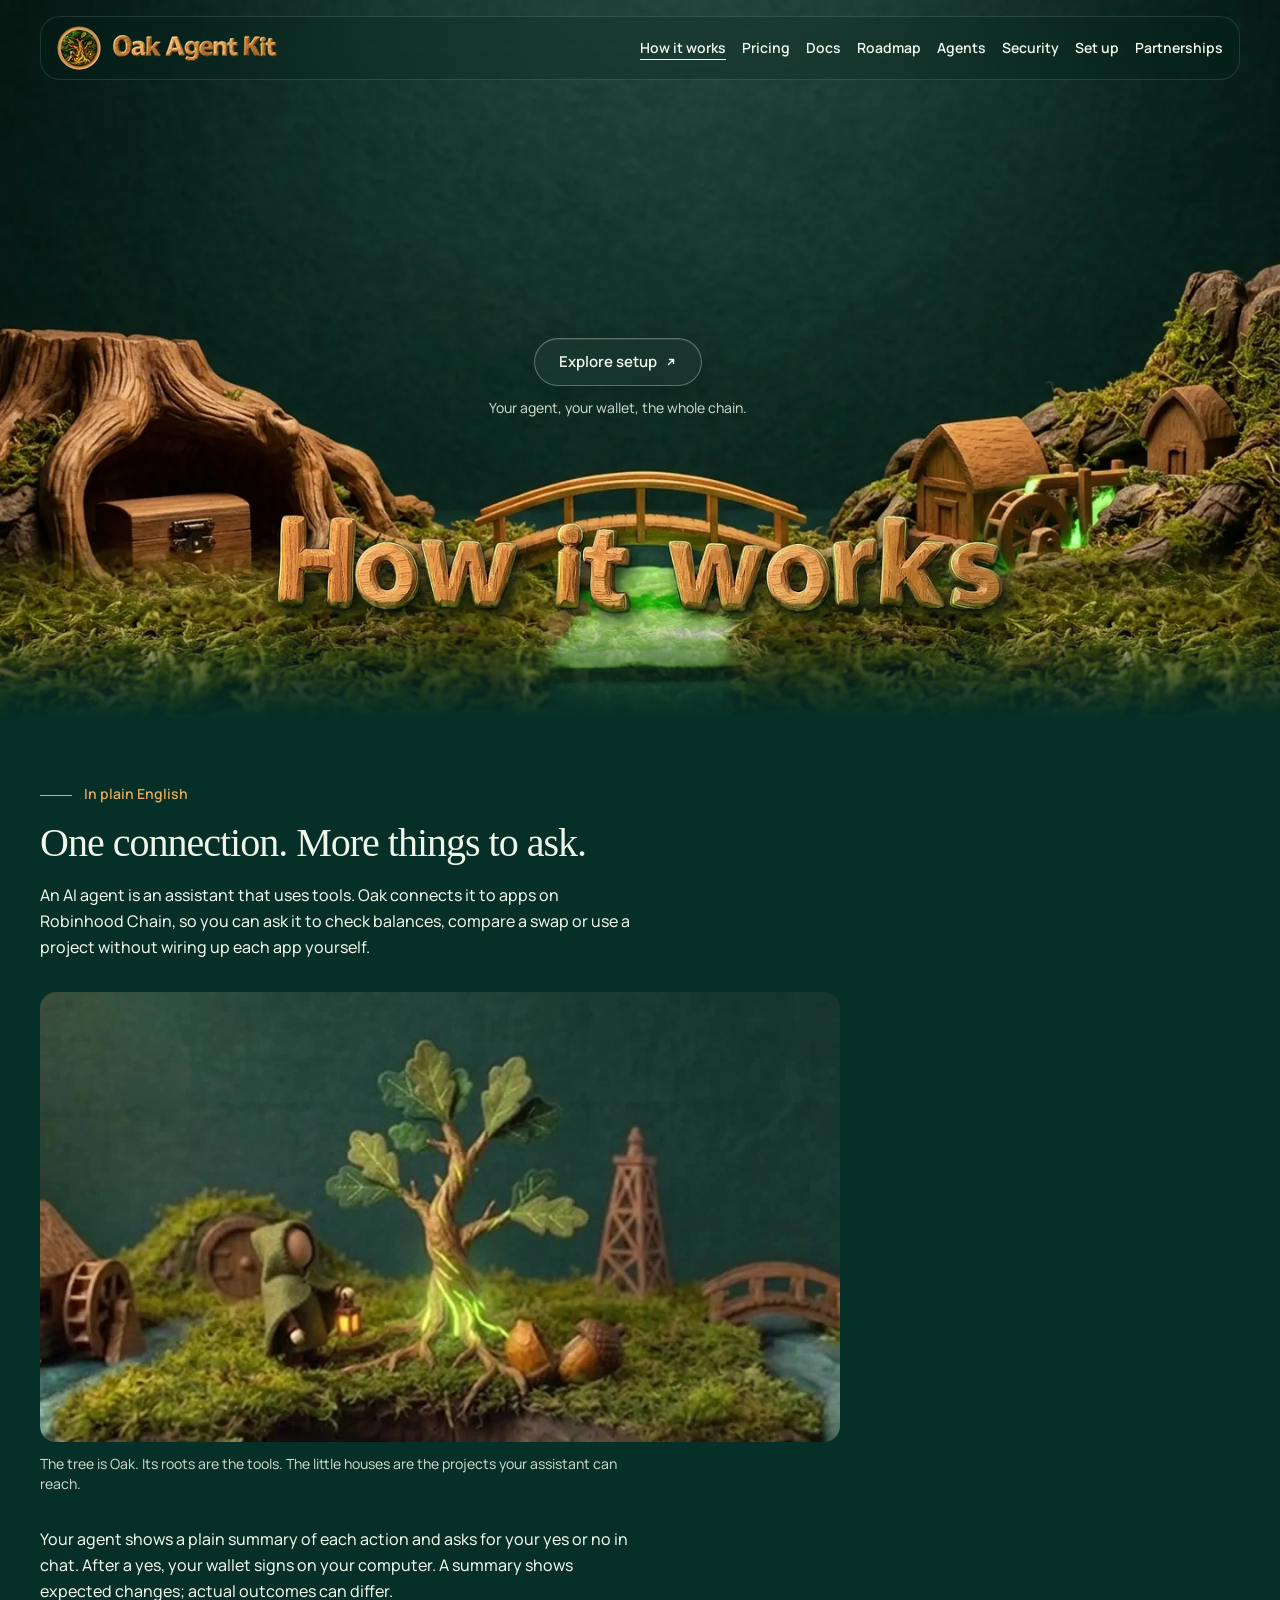
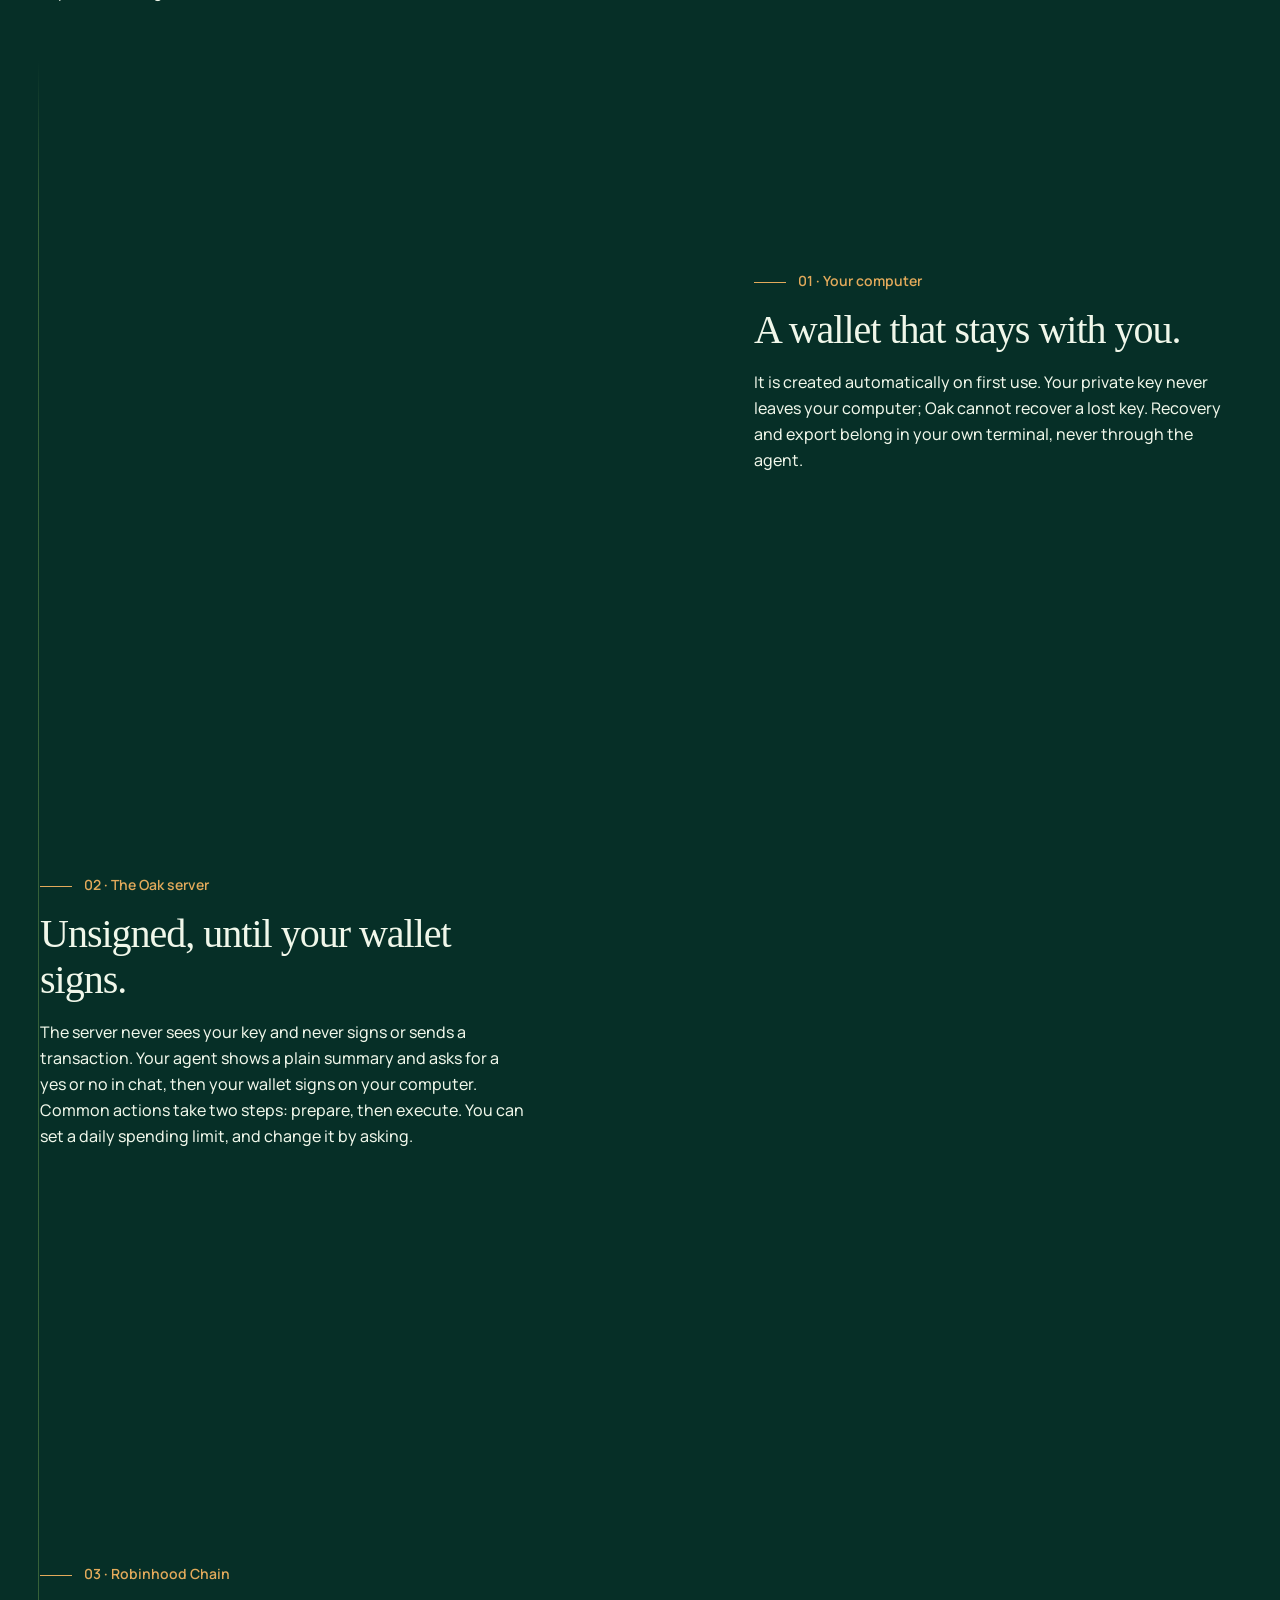
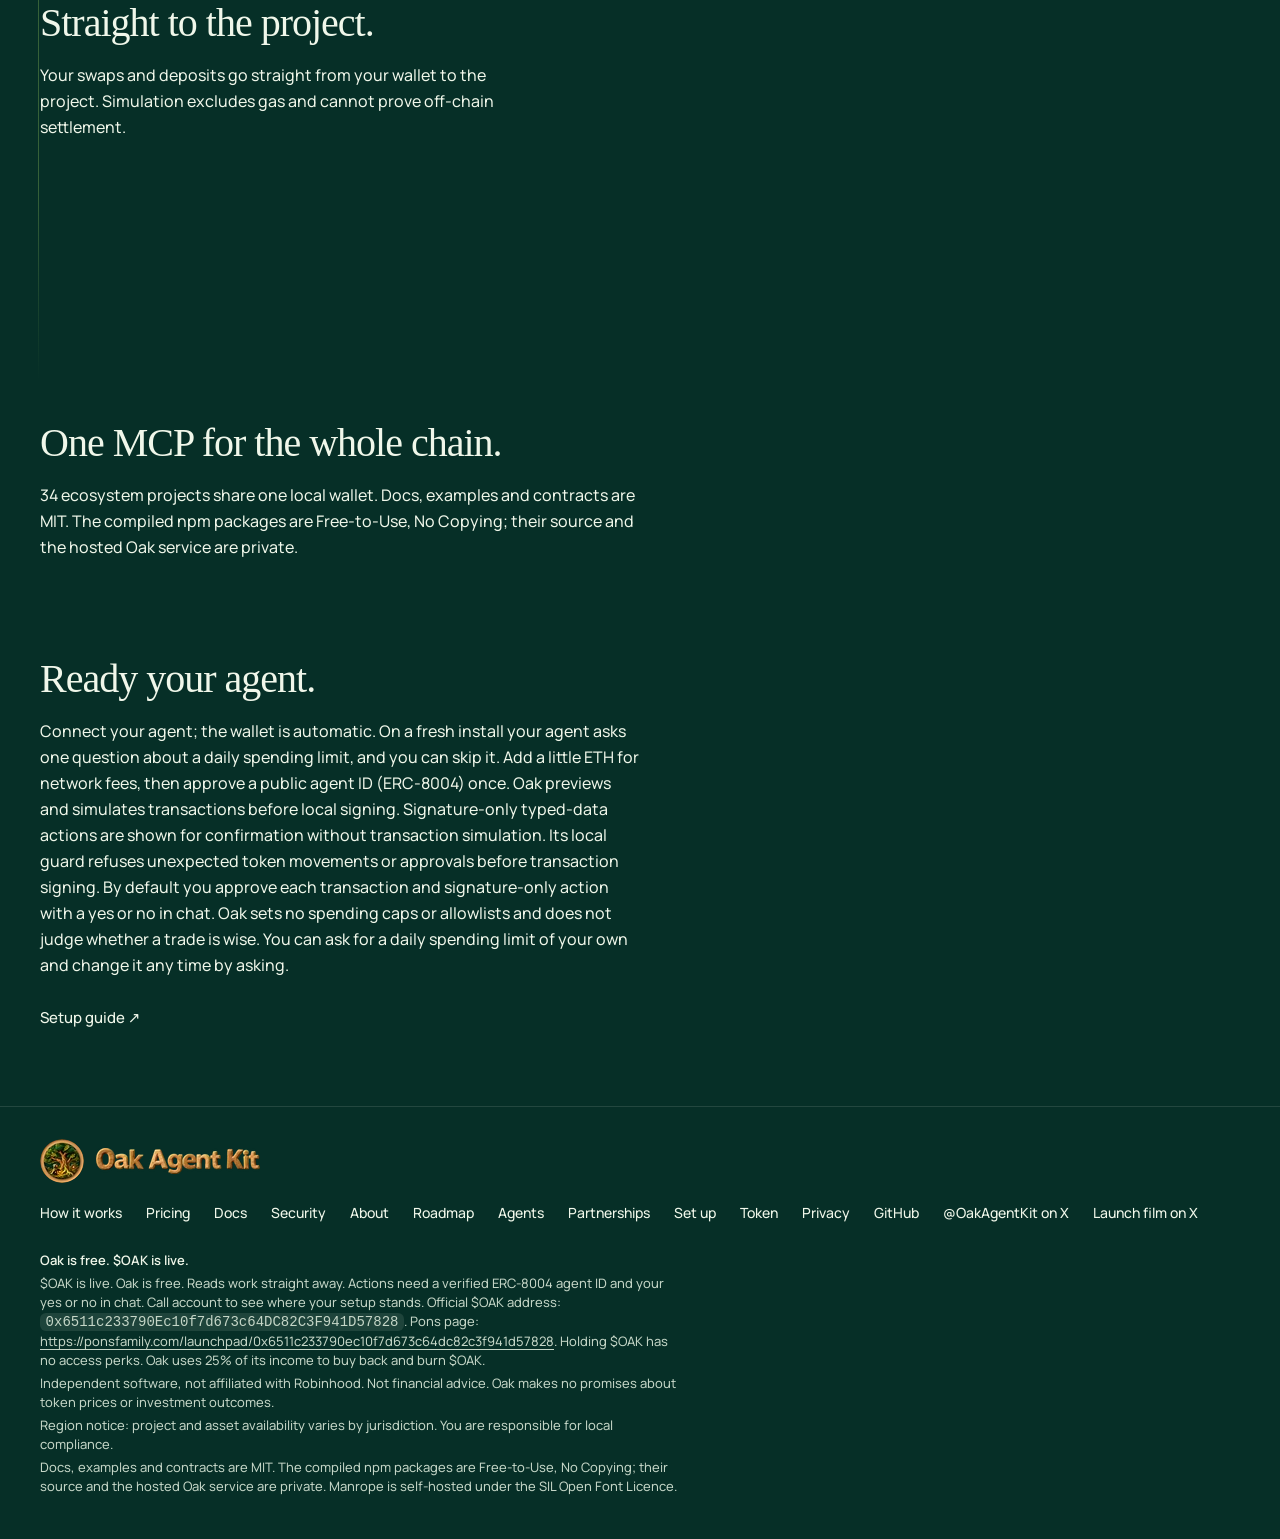
<file: how-it-works.html>
<!doctype html>
<html lang="en">
<head>
<meta charset="utf-8">
<meta name="viewport" content="width=device-width, initial-scale=1">
<title>How Oak works: one MCP, your keys stay on your computer</title>
<meta name="description" content="See how Oak connects your AI agent to Robinhood Chain: your key stays on your computer, the Oak server never signs, and every move is previewed before you sign.">
<meta name="theme-color" content="#062F27">
<link rel="canonical" href="https://oakagentkit.org/how-it-works.html">
<meta property="og:url" content="https://oakagentkit.org/how-it-works.html">
<meta property="og:type" content="website">
<meta property="og:site_name" content="Oak Agent Kit">
<meta property="og:title" content="How Oak works: one MCP, your keys stay on your computer">
<meta property="og:description" content="See how Oak connects your AI agent to Robinhood Chain: your key stays on your computer, the Oak server never signs, and every move is previewed before you sign.">
<meta property="og:image" content="https://oakagentkit.org/03-og-card-1200x630.jpg">
<meta property="og:image:width" content="1200">
<meta property="og:image:height" content="630">
<meta property="og:image:alt" content="The Oak mark in a carved-wood medallion beside a felt diorama of the giant Oak tree at dusk.">
<meta name="twitter:card" content="summary_large_image">
<link rel="icon" type="image/svg+xml" href="a-avatar-32.svg">
<link rel="icon" type="image/png" sizes="32x32" href="favicon-32x32.png">
<link rel="apple-touch-icon" href="favicon-180x180.png">
<link rel="preload" href="Manrope.woff2" as="font" type="font/woff2" crossorigin>
<link rel="stylesheet" href="styles.css">
</head>
<body>
<a class="skip" href="#main">Skip to content</a>
<header class="scene-header">
<div class="scene-header-inner">
 <a class="scene-brand" href="index.html" aria-label="Oak Agent Kit, home">
<img class="brand-mark" src="oak-mark-44.webp" srcset="oak-mark-88.webp 2x, oak-mark-132.webp 3x" width="44" height="44" alt="">
<img class="brand-word" src="oak-wordmark-1x.webp" srcset="oak-wordmark-2x.webp 2x, oak-wordmark-3x.webp 3x" width="164" height="26" alt="">
</a>
 <nav class="desktop-nav" aria-label="Main">
<ul>
<li>
<a href="how-it-works.html" aria-current="page">How it works</a>
</li>
<li>
<a href="pricing.html">Pricing</a>
</li>
<li>
<a href="docs.html">Docs</a>
</li>
<li>
<a href="roadmap.html">Roadmap</a>
</li>
<li>
<a href="agents.html">Agents</a>
</li>
<li>
<a href="security.html">Security</a>
</li>
<li>
<a href="setup.html">Set up</a>
</li>
<li>
<a href="partnerships.html">Partnerships</a>
</li>
</ul>
</nav>
 <button class="menu-button" type="button" popovertarget="site-menu">Menu</button>
 <nav class="menu-panel" id="site-menu" popover aria-label="Main mobile">
<ul>
<li>
<a href="how-it-works.html" aria-current="page">How it works</a>
</li>
<li>
<a href="pricing.html">Pricing</a>
</li>
<li>
<a href="docs.html">Docs</a>
</li>
<li>
<a href="roadmap.html">Roadmap</a>
</li>
<li>
<a href="agents.html">Agents</a>
</li>
<li>
<a href="security.html">Security</a>
</li>
<li>
<a href="setup.html">Set up</a>
</li>
<li>
<a href="partnerships.html">Partnerships</a>
</li>
</ul>
</nav>
 </div>
</header>
<main id="main">
<div class="scene-opening">
<section class="scene-hero scene-how-it-works" aria-labelledby="hero-title">
 <h1 id="hero-title" class="sr-only">How it works</h1>
 <picture class="scene-picture" aria-hidden="true">
 <source media="(max-width: 700px)" srcset="scene-how-it-works-phone.webp" width="780" height="975">
 <img src="scene-how-it-works-desktop.webp" width="1440" height="810" alt="" fetchpriority="high" decoding="async">
 </picture>
 <div class="hero-actions">
<a class="glass-pill" href="setup.html">Explore setup<svg class="pill-arrow" width="12" height="12" viewBox="0 0 12 12" aria-hidden="true" focusable="false">
<path d="M3.5 8.5l5-5M4.5 3.5h4v4" fill="none" stroke="currentColor" stroke-width="1.5" stroke-linecap="round" stroke-linejoin="round"/>
</svg>
</a>
<p class="hero-status">Your agent, your wallet, the whole chain.</p>
</div>
 </section>
<section class="quiet-section" id="plain-english">
<p class="chapter">In plain English</p>
<h2>One connection. More things to ask.</h2>
 <p>An AI agent is an assistant that uses tools. Oak connects it to apps on Robinhood Chain, so you can ask it to check balances, compare a swap or use a project without wiring up each app yourself.</p>
 <figure class="village-story">
<img src="oak-village.webp" width="1280" height="720" loading="lazy" decoding="async" alt="A small hooded guide beside a felt oak tree, with glowing roots reaching wooden houses and a bridge.">
<figcaption>The tree is Oak. Its roots are the tools. The little houses are the projects your assistant can reach.</figcaption>
</figure>
 <p>Your agent shows a plain summary of each action and asks for your yes or no in chat. After a yes, your wallet signs on your computer. A summary shows expected changes; actual outcomes can differ.</p>
</section>
<div class="root-thread">
 <section class="story-stage copy-right art-keys" id="parts">
<picture aria-hidden="true">
<source media="(max-width: 700px)" srcset="stage-keys-phone.webp" width="780" height="780">
<img src="stage-keys.webp" width="1440" height="966" alt="" loading="lazy" decoding="async">
</picture>
<div class="stage-copy">
<p class="chapter">01 · Your computer</p>
<h2>A wallet that stays with you.</h2>
<p>It is created automatically on first use. Your private key never leaves your computer; Oak cannot recover a lost key. Recovery and export belong in your own terminal, never through the agent.</p>
</div>
</section>
 <section class="story-stage copy-left art-preview" id="preview">
<picture aria-hidden="true">
<source media="(max-width: 700px)" srcset="stage-preview-phone.webp" width="780" height="780">
<img src="stage-preview.webp" width="1440" height="966" alt="" loading="lazy" decoding="async">
</picture>
<div class="stage-copy">
<p class="chapter">02 · The Oak server</p>
<h2>Unsigned, until your wallet signs.</h2>
<p>The server never sees your key and never signs or sends a transaction. Your agent shows a plain summary and asks for a yes or no in chat, then your wallet signs on your computer. Common actions take two steps: prepare, then execute. You can set a daily spending limit, and change it by asking.</p>
</div>
</section>
 <section class="story-stage copy-left art-projects" id="chain">
<picture aria-hidden="true">
<source media="(max-width: 700px)" srcset="stage-projects-phone.webp" width="780" height="780">
<img src="stage-projects.webp" width="1440" height="966" alt="" loading="lazy" decoding="async">
</picture>
<div class="stage-copy">
<p class="chapter">03 · Robinhood Chain</p>
<h2>Straight to the project.</h2>
<p>Your swaps and deposits go straight from your wallet to the project. Simulation excludes gas and cannot prove off-chain settlement.</p>
</div>
</section>
 </div>
<section class="quiet-section" id="what">
<h2>One MCP for the whole chain.</h2>
<p>34 ecosystem projects share one local wallet. Docs, examples and contracts are MIT. The compiled npm packages are Free-to-Use, No Copying; their source and the hosted Oak service are private.</p>
</section>
 <section class="quiet-section" id="on-the-go">
<h2>Ready your agent.</h2>
<p>Connect your agent; the wallet is automatic. On a fresh install your agent asks one question about a daily spending limit, and you can skip it. Add a little ETH for network fees, then approve a public agent ID (ERC-8004) once. Oak previews and simulates transactions before local signing. Signature-only typed-data actions are shown for confirmation without transaction simulation. Its local guard refuses unexpected token movements or approvals before transaction signing. By default you approve each transaction and signature-only action with a yes or no in chat. Oak sets no spending caps or allowlists and does not judge whether a trade is wise. You can ask for a daily spending limit of your own and change it any time by asking.</p>
<a class="text-link" href="setup.html">Setup guide ↗</a>
</section>
</div>
</main>
<footer class="scene-footer">
<div class="scene-footer-inner">
<div class="scene-footer-top">
<a class="scene-brand" href="index.html" aria-label="Oak Agent Kit, home">
<img class="brand-mark" src="oak-mark-44.webp" srcset="oak-mark-88.webp 2x, oak-mark-132.webp 3x" width="44" height="44" alt="" loading="lazy">
<img class="brand-word" src="oak-wordmark-1x.webp" srcset="oak-wordmark-2x.webp 2x, oak-wordmark-3x.webp 3x" width="164" height="26" alt="" loading="lazy">
</a>
<nav aria-label="Footer">
<ul>
<li>
<a href="how-it-works.html">How it works</a>
</li>
<li>
<a href="pricing.html">Pricing</a>
</li>
<li>
<a href="docs.html">Docs</a>
</li>
<li>
<a href="security.html">Security</a>
</li>
<li>
<a href="about.html">About</a>
</li>
<li>
<a href="roadmap.html">Roadmap</a>
</li>
<li>
<a href="agents.html">Agents</a>
</li>
<li>
<a href="partnerships.html">Partnerships</a>
</li>
<li>
<a href="setup.html">Set up</a>
</li>
<li>
<a href="token.html">Token</a>
</li>
<li>
<a href="privacy.html">Privacy</a>
</li>
<li>
<a href="https://github.com/OakAgentKit/oak">GitHub</a>
</li>
<li>
<a href="https://x.com/OakAgentKit">@OakAgentKit on X</a>
</li>
<li>
<a href="https://x.com/OakAgentKit/status/2119114741234974988">Launch film on X</a>
</li>
</ul>
</nav>
</div>
 <p class="footer-status">Oak is free. $OAK is live.</p>
 <p>$OAK is live. Oak is free. Reads work straight away. Actions need a verified ERC-8004 agent ID and your yes or no in chat. Call account to see where your setup stands. Official $OAK address: <code class="token-address">0x6511c233790Ec10f7d673c64DC82C3F941D57828</code>. Pons page: <a href="https://ponsfamily.com/launchpad/0x6511c233790ec10f7d673c64dc82c3f941d57828">https://ponsfamily.com/launchpad/0x6511c233790ec10f7d673c64dc82c3f941d57828</a>. Holding $OAK has no access perks. Oak uses 25% of its income to buy back and burn $OAK.</p>
 <p>Independent software, not affiliated with Robinhood. Not financial advice. Oak makes no promises about token prices or investment outcomes.</p>
 <p>Region notice: project and asset availability varies by jurisdiction. You are responsible for local compliance.</p>
 <p class="fine">Docs, examples and contracts are MIT. The compiled npm packages are Free-to-Use, No Copying; their source and the hosted Oak service are private. Manrope is self-hosted under the SIL Open Font Licence.</p>
</div>
</footer>
</body>
</html>
</file>
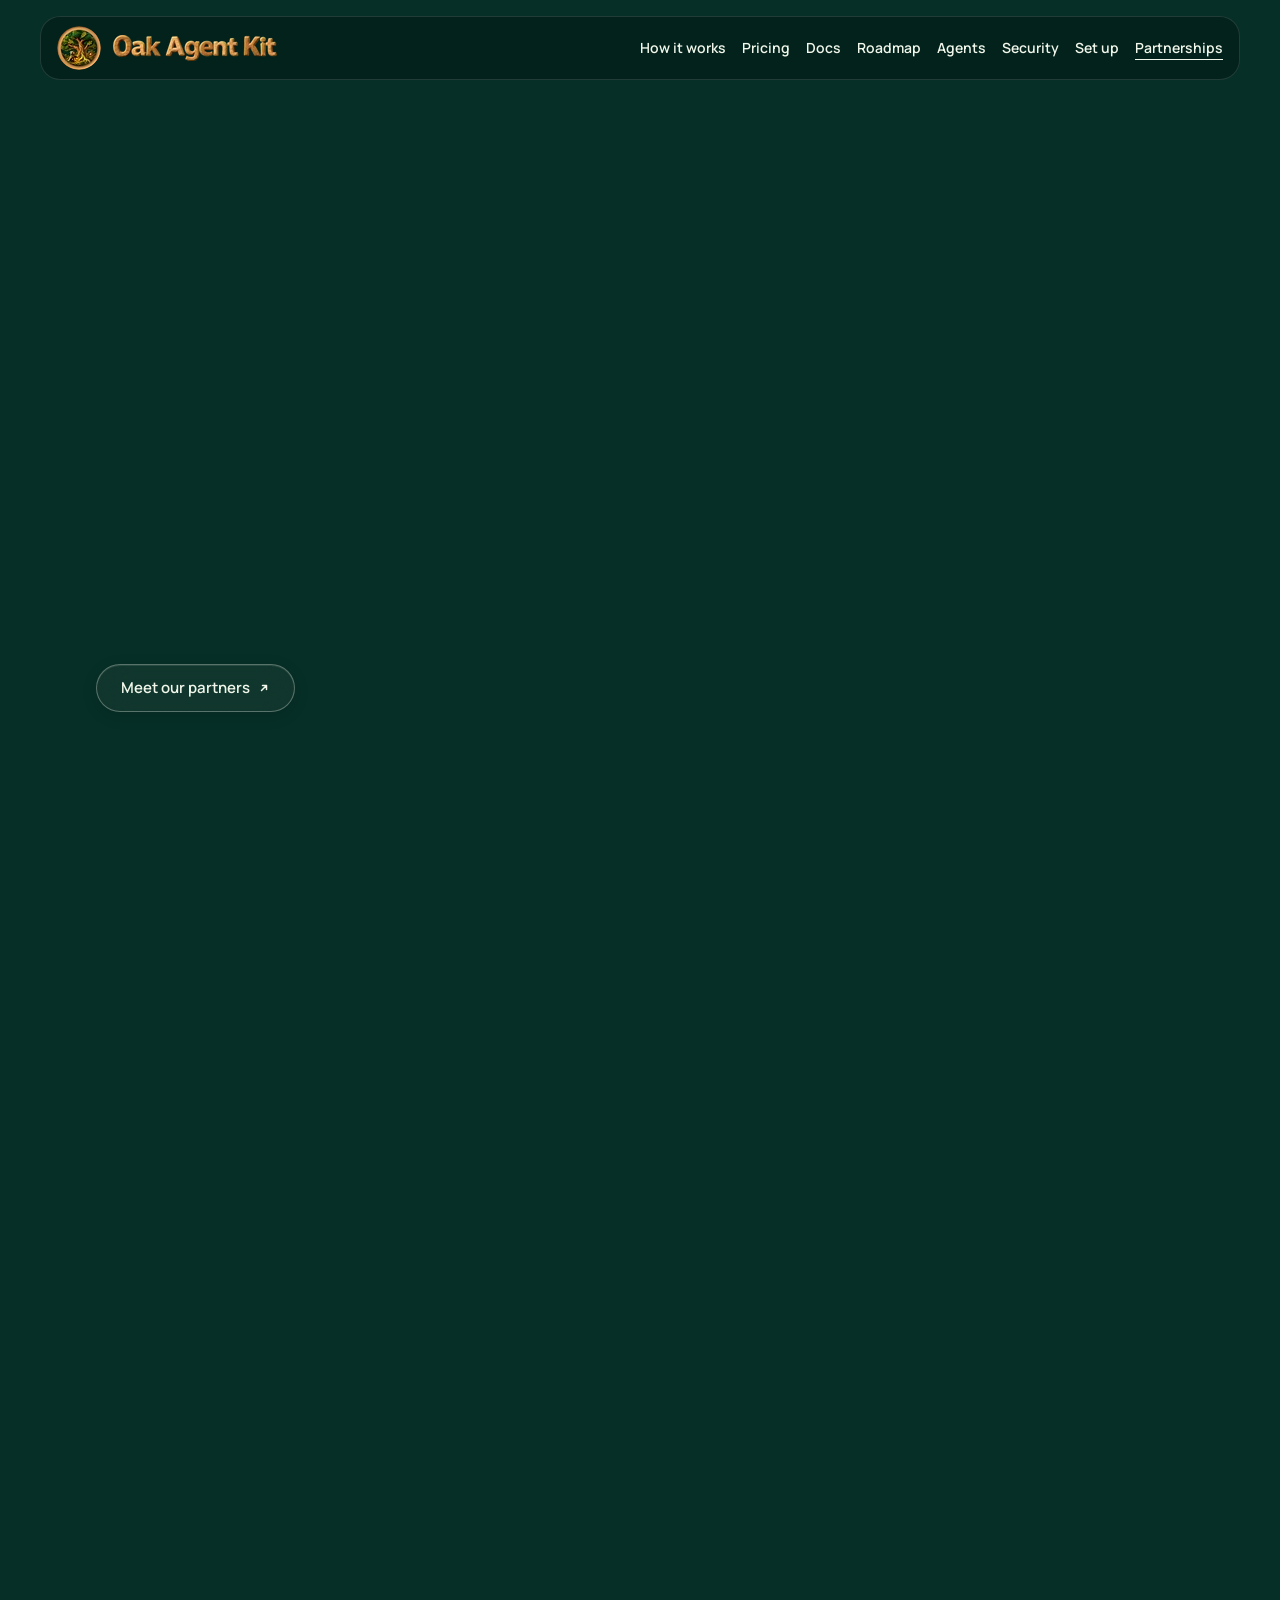
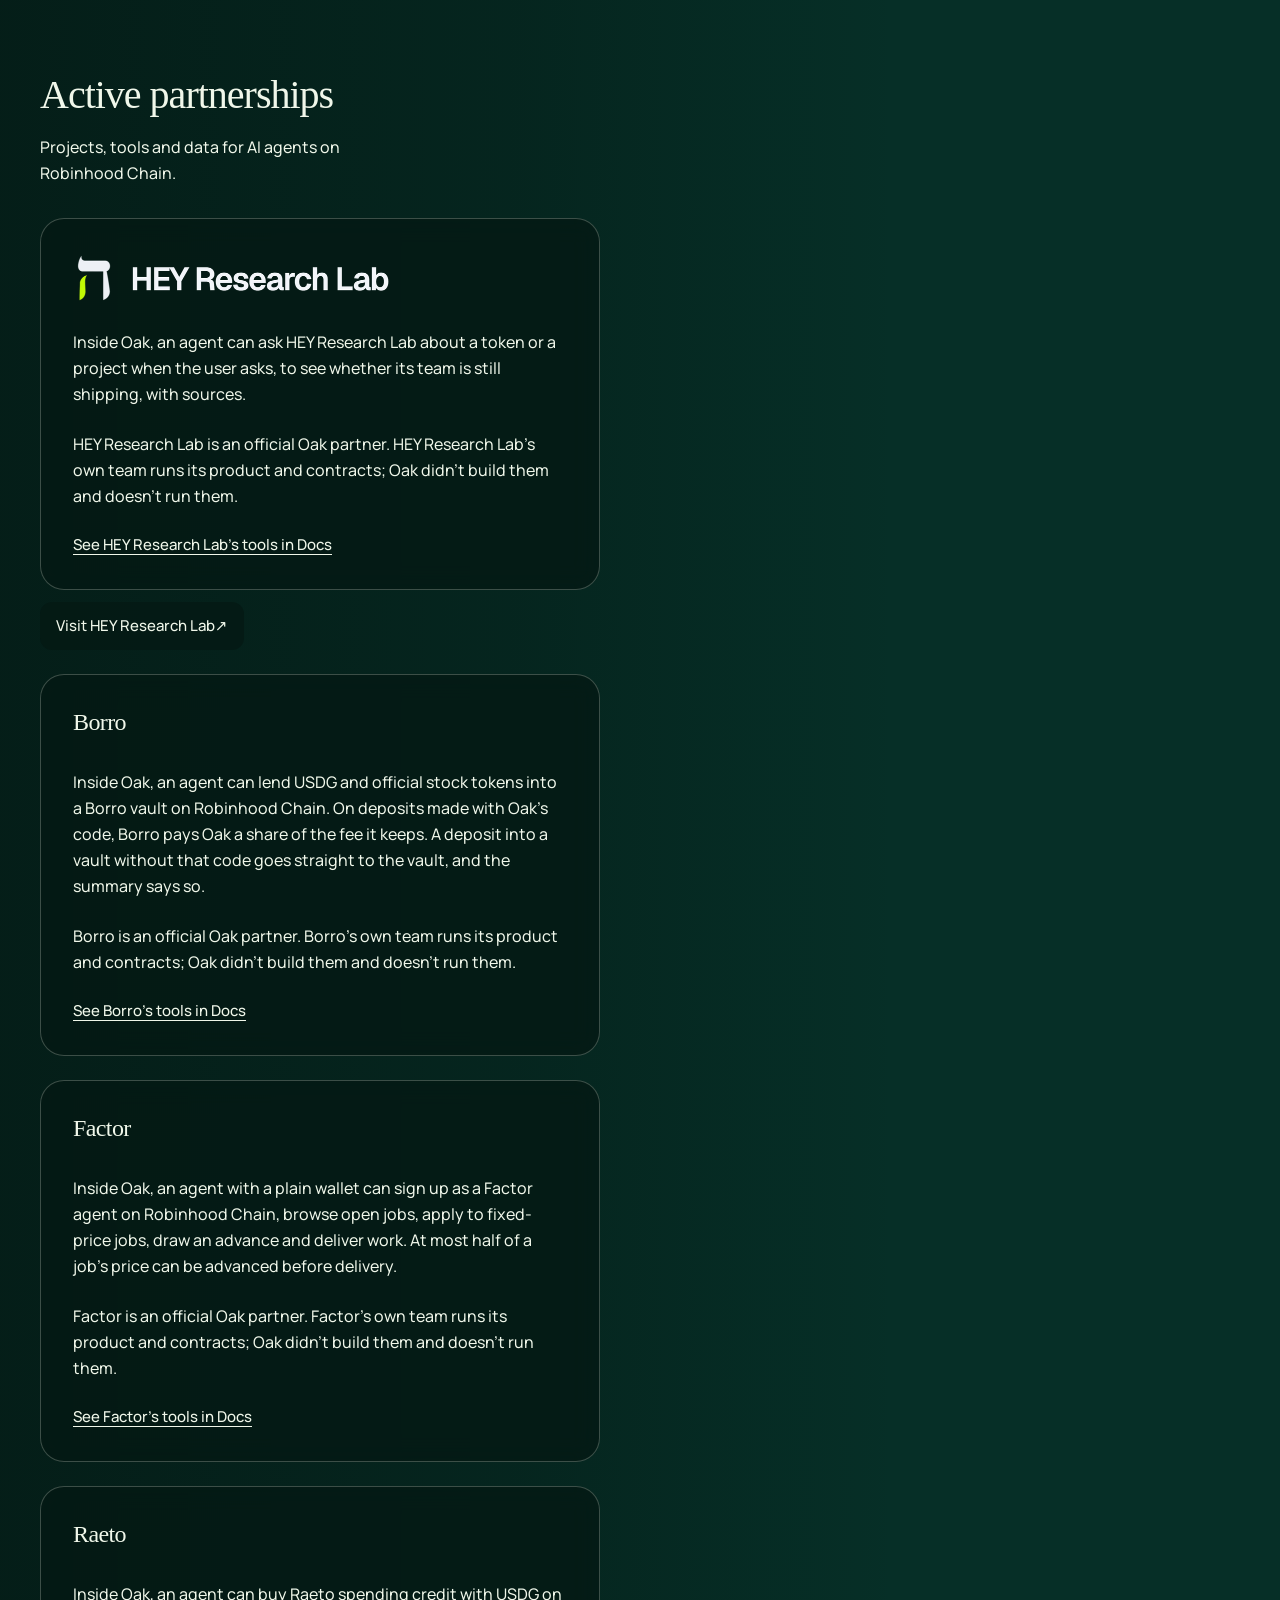
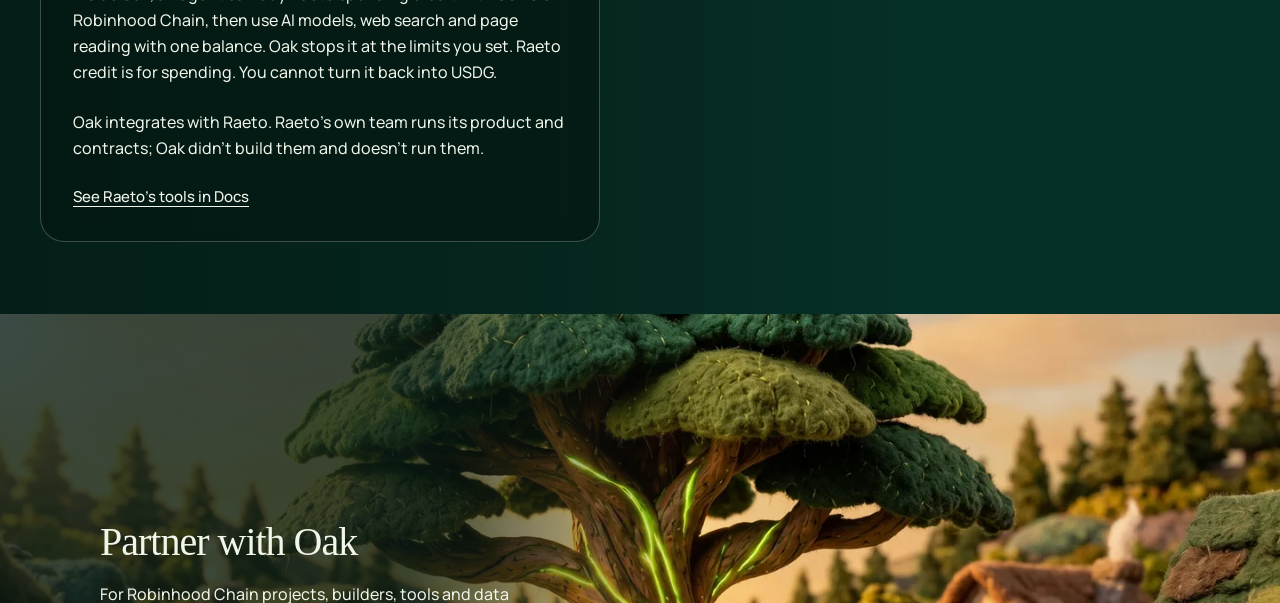
<file: partnerships.html>
<!doctype html>
<html lang="en">
<head>
<meta charset="utf-8">
<meta name="viewport" content="width=device-width, initial-scale=1">
<title>Partnerships | Oak Agent Kit</title>
<meta name="description" content="Meet Oak's active partners and learn how Robinhood Chain projects, builders, tools and data providers can make their products reachable by AI agents through Oak.">
<meta name="theme-color" content="#062F27">
<link rel="canonical" href="https://oakagentkit.org/partnerships.html">
<meta property="og:url" content="https://oakagentkit.org/partnerships.html">
<meta property="og:type" content="website">
<meta property="og:site_name" content="Oak Agent Kit">
<meta property="og:title" content="Partnerships | Oak Agent Kit">
<meta property="og:description" content="Meet Oak's active partners and learn how Robinhood Chain projects, builders, tools and data providers can make their products reachable by AI agents through Oak.">
<meta property="og:image" content="https://oakagentkit.org/03-og-card-1200x630.jpg">
<meta property="og:image:width" content="1200">
<meta property="og:image:height" content="630">
<meta property="og:image:alt" content="The Oak mark in a carved-wood medallion beside a felt diorama of the giant Oak tree at dusk.">
<meta name="twitter:card" content="summary_large_image">
<link rel="icon" type="image/svg+xml" href="a-avatar-32.svg">
<link rel="icon" type="image/png" sizes="32x32" href="favicon-32x32.png">
<link rel="apple-touch-icon" href="favicon-180x180.png">
<link rel="preload" href="Manrope.woff2" as="font" type="font/woff2" crossorigin>
<link rel="stylesheet" href="styles.css">
</head>
<body>
<a class="skip" href="#main">Skip to content</a>
<header class="scene-header is-dense">
<div class="scene-header-inner">
 <a class="scene-brand" href="index.html" aria-label="Oak Agent Kit, home">
<img class="brand-mark" src="oak-mark-44.webp" srcset="oak-mark-88.webp 2x, oak-mark-132.webp 3x" width="44" height="44" alt="">
<img class="brand-word" src="oak-wordmark-1x.webp" srcset="oak-wordmark-2x.webp 2x, oak-wordmark-3x.webp 3x" width="164" height="26" alt="">
</a>
 <nav class="desktop-nav" aria-label="Main">
<ul>
<li>
<a href="how-it-works.html">How it works</a>
</li>
<li>
<a href="pricing.html">Pricing</a>
</li>
<li>
<a href="docs.html">Docs</a>
</li>
<li>
<a href="roadmap.html">Roadmap</a>
</li>
<li>
<a href="agents.html">Agents</a>
</li>
<li>
<a href="security.html">Security</a>
</li>
<li>
<a href="setup.html">Set up</a>
</li>
<li>
<a href="partnerships.html" aria-current="page">Partnerships</a>
</li>
</ul>
</nav>
 <button class="menu-button" type="button" popovertarget="site-menu">Menu</button>
 <nav class="menu-panel" id="site-menu" popover aria-label="Main mobile">
<ul>
<li>
<a href="how-it-works.html">How it works</a>
</li>
<li>
<a href="pricing.html">Pricing</a>
</li>
<li>
<a href="docs.html">Docs</a>
</li>
<li>
<a href="roadmap.html">Roadmap</a>
</li>
<li>
<a href="agents.html">Agents</a>
</li>
<li>
<a href="security.html">Security</a>
</li>
<li>
<a href="setup.html">Set up</a>
</li>
<li>
<a href="partnerships.html" aria-current="page">Partnerships</a>
</li>
</ul>
</nav>
 </div>
</header>
<main id="main">
<div class="scene-opening">
<section class="scene-hero scene-partnerships" aria-labelledby="hero-title">
 <h1 id="hero-title" class="sr-only">Partnerships</h1>
 <picture class="scene-picture" aria-hidden="true">
 <source media="(max-width: 700px)" srcset="scene-partnerships-phone.webp" width="780" height="975">
 <img src="scene-partnerships-desktop.webp" width="1440" height="810" alt="" fetchpriority="high" decoding="async">
 </picture>
 <div class="hero-actions">
<a class="glass-pill" href="partnerships.html#active-partnerships">Meet our partners<svg class="pill-arrow" width="12" height="12" viewBox="0 0 12 12" aria-hidden="true" focusable="false">
<path d="M3.5 8.5l5-5M4.5 3.5h4v4" fill="none" stroke="currentColor" stroke-width="1.5" stroke-linecap="round" stroke-linejoin="round"/>
</svg>
</a>
</div>
 </section>
<div class="partnership-content">
  <section class="partner-directory" id="active-partnerships" aria-labelledby="active-title">
    <picture class="partner-directory-art" aria-hidden="true">
      <source media="(max-width: 700px)" srcset="partners-band-phone.webp" width="780" height="1400">
      <img src="partners-band.webp" width="1440" height="804" alt="" loading="lazy" decoding="async">
    </picture>
    <div class="partner-directory-copy">
    <h2 id="active-title">Active partnerships</h2>
    <p>Projects, tools and data for AI agents on Robinhood Chain.</p>
    <ul class="partner-list">
<li>
      <a class="partner-entry" id="partner-hey" href="docs.html#modules">
        <img src="partner-hey-research-lab.png" width="640" height="107" alt="HEY Research Lab" loading="lazy" decoding="async">
        <span class="partner-description">Inside Oak, an agent can ask HEY Research Lab about a token or a project when the user asks, to see whether its team is still shipping, with sources.</span>
        <span class="partner-description">HEY Research Lab is an official Oak partner. HEY Research Lab's own team runs its product and contracts; Oak didn't build them and doesn't run them.</span>
        <span class="text-link">See HEY Research Lab's tools in Docs</span>
      </a>
      <p>
<a class="text-link" href="https://heyresearch.xyz">Visit HEY Research Lab <span aria-hidden="true">↗</span>
</a>
</p>
    </li>
    <li>
      <a class="partner-entry" id="partner-borro" href="docs.html#modules">
        <h3>Borro</h3>
        <span class="partner-description">Inside Oak, an agent can lend USDG and official stock tokens into a Borro vault on Robinhood Chain. On deposits made with Oak's code, Borro pays Oak a share of the fee it keeps. A deposit into a vault without that code goes straight to the vault, and the summary says so.</span>
        <span class="partner-description">Borro is an official Oak partner. Borro's own team runs its product and contracts; Oak didn't build them and doesn't run them.</span>
        <span class="text-link">See Borro's tools in Docs</span>
      </a>
    </li>
    <li>
      <a class="partner-entry" id="partner-factor" href="docs.html#modules">
        <h3>Factor</h3>
        <span class="partner-description">Inside Oak, an agent with a plain wallet can sign up as a Factor agent on Robinhood Chain, browse open jobs, apply to fixed-price jobs, draw an advance and deliver work. At most half of a job's price can be advanced before delivery.</span>
        <span class="partner-description">Factor is an official Oak partner. Factor's own team runs its product and contracts; Oak didn't build them and doesn't run them.</span>
        <span class="text-link">See Factor's tools in Docs</span>
      </a>
    </li>
    <li>
      <a class="partner-entry" id="partner-raeto" href="docs.html#modules">
        <h3>Raeto</h3>
        <span class="partner-description">Inside Oak, an agent can buy Raeto spending credit with USDG on Robinhood Chain, then use AI models, web search and page reading with one balance. Oak stops it at the limits you set. Raeto credit is for spending. You cannot turn it back into USDG.</span>
        <span class="partner-description">Oak integrates with Raeto. Raeto's own team runs its product and contracts; Oak didn't build them and doesn't run them.</span>
        <span class="text-link">See Raeto's tools in Docs</span>
      </a>
    </li>
</ul>
    </div>
  </section>
  <section class="partner-inquiry" id="partner-with-oak" aria-labelledby="partner-title">
    <img class="partner-inquiry-art" src="partner-with-oak.webp" width="1440" height="810" alt="" loading="lazy" decoding="async">
    <div class="partner-inquiry-copy">
      <h2 id="partner-title">Partner with Oak</h2>
      <p>For Robinhood Chain projects, builders, tools and data providers that want their product reachable by AI agents through Oak.</p>
      <p>Send your project name, a link, what you'd like agents to be able to do, and a contact.</p>
      <p>Email support@oakagentkit.org or DM <a href="https://x.com/OakAgentKit">@OakAgentKit</a> on X. We reply to every serious inquiry.</p>
    </div>
  </section>
</div>
</div>
</main>
<footer class="scene-footer">
<div class="scene-footer-inner">
<div class="scene-footer-top">
<a class="scene-brand" href="index.html" aria-label="Oak Agent Kit, home">
<img class="brand-mark" src="oak-mark-44.webp" srcset="oak-mark-88.webp 2x, oak-mark-132.webp 3x" width="44" height="44" alt="" loading="lazy">
<img class="brand-word" src="oak-wordmark-1x.webp" srcset="oak-wordmark-2x.webp 2x, oak-wordmark-3x.webp 3x" width="164" height="26" alt="" loading="lazy">
</a>
<nav aria-label="Footer">
<ul>
<li>
<a href="how-it-works.html">How it works</a>
</li>
<li>
<a href="pricing.html">Pricing</a>
</li>
<li>
<a href="docs.html">Docs</a>
</li>
<li>
<a href="security.html">Security</a>
</li>
<li>
<a href="about.html">About</a>
</li>
<li>
<a href="roadmap.html">Roadmap</a>
</li>
<li>
<a href="agents.html">Agents</a>
</li>
<li>
<a href="partnerships.html">Partnerships</a>
</li>
<li>
<a href="setup.html">Set up</a>
</li>
<li>
<a href="token.html">Token</a>
</li>
<li>
<a href="privacy.html">Privacy</a>
</li>
<li>
<a href="https://github.com/OakAgentKit/oak">GitHub</a>
</li>
<li>
<a href="https://x.com/OakAgentKit">@OakAgentKit on X</a>
</li>
<li>
<a href="https://x.com/OakAgentKit/status/2119114741234974988">Launch film on X</a>
</li>
</ul>
</nav>
</div>
 <p class="footer-status">Oak is free. $OAK is live.</p>
 <p>$OAK is live. Oak is free. Reads work straight away. Actions need a verified ERC-8004 agent ID and your yes or no in chat. Call account to see where your setup stands. Official $OAK address: <code class="token-address">0x6511c233790Ec10f7d673c64DC82C3F941D57828</code>. Pons page: <a href="https://ponsfamily.com/launchpad/0x6511c233790ec10f7d673c64dc82c3f941d57828">https://ponsfamily.com/launchpad/0x6511c233790ec10f7d673c64dc82c3f941d57828</a>. Holding $OAK has no access perks. Oak uses 25% of its income to buy back and burn $OAK.</p>
 <p>Independent software, not affiliated with Robinhood. Not financial advice. Oak makes no promises about token prices or investment outcomes.</p>
 <p>Region notice: project and asset availability varies by jurisdiction. You are responsible for local compliance.</p>
 <p class="fine">Docs, examples and contracts are MIT. The compiled npm packages are Free-to-Use, No Copying; their source and the hosted Oak service are private. Manrope is self-hosted under the SIL Open Font Licence.</p>
</div>
</footer>
</body>
</html>
</file>
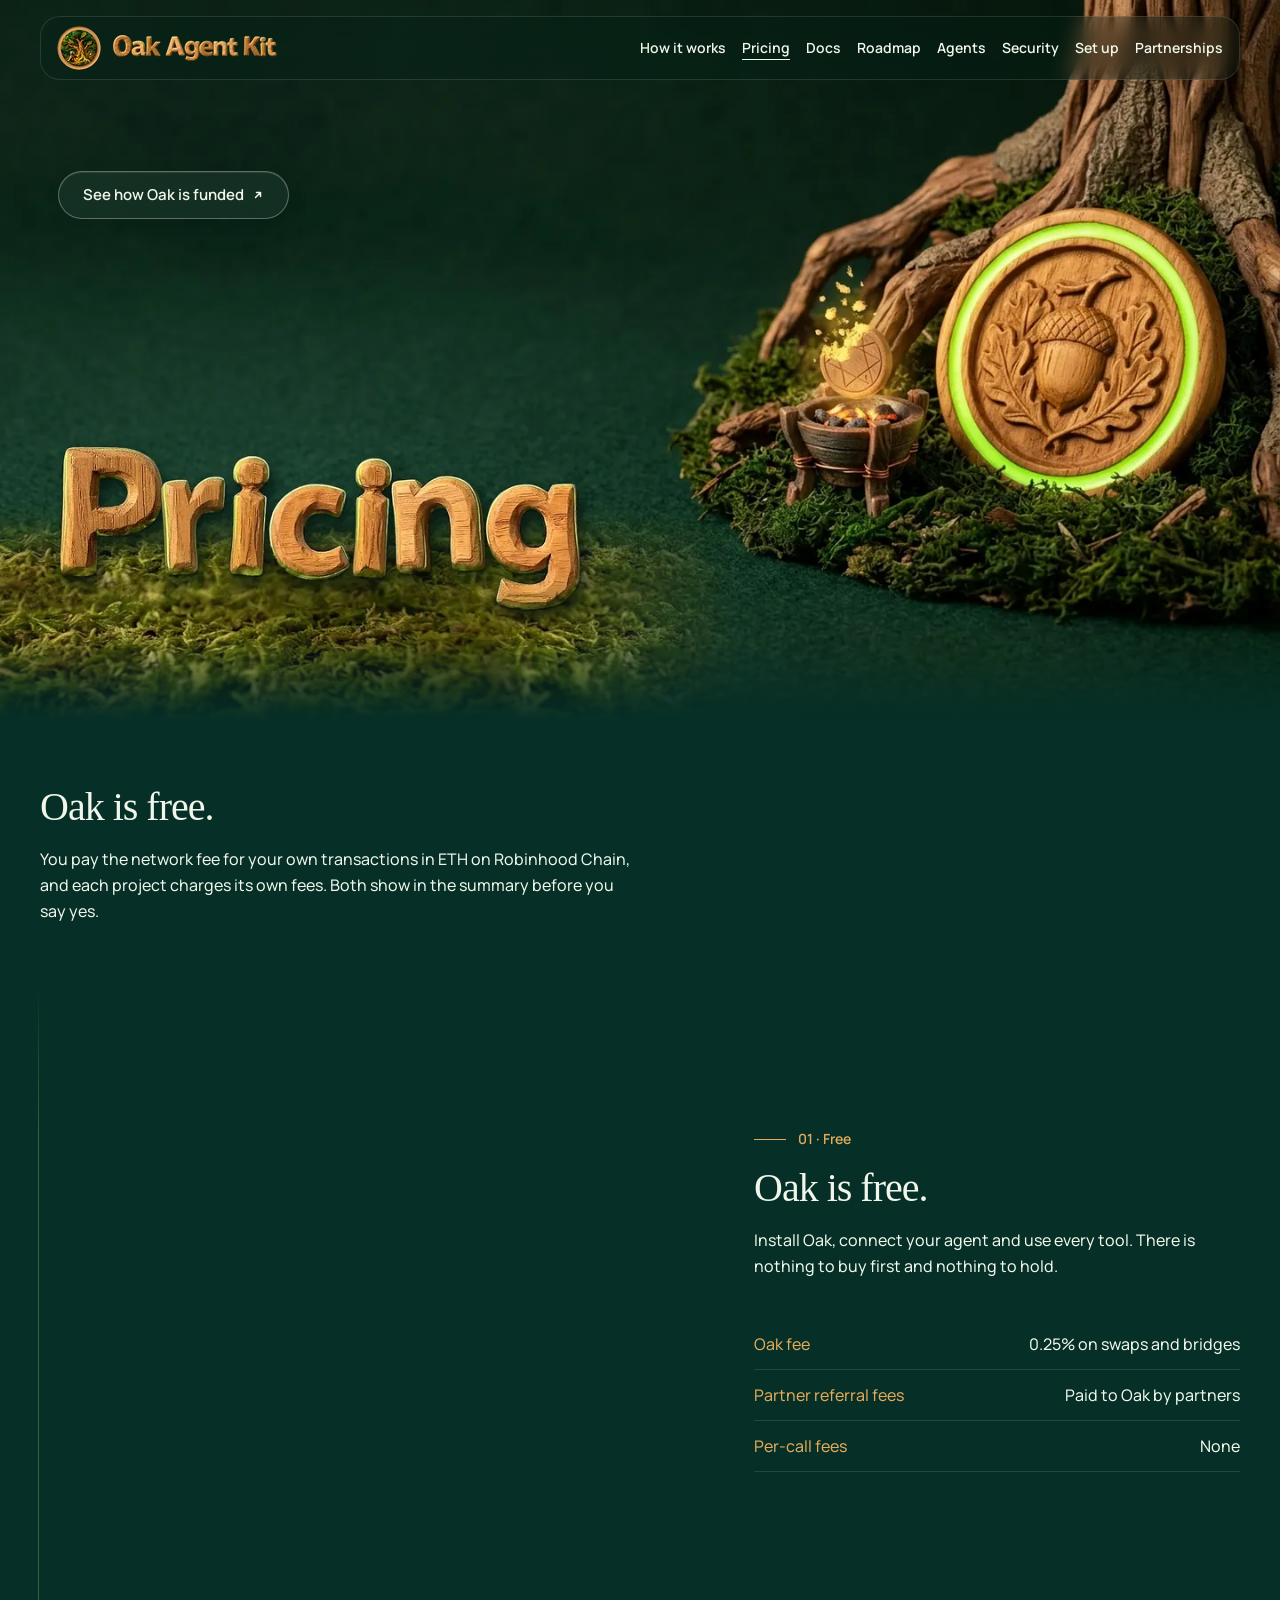
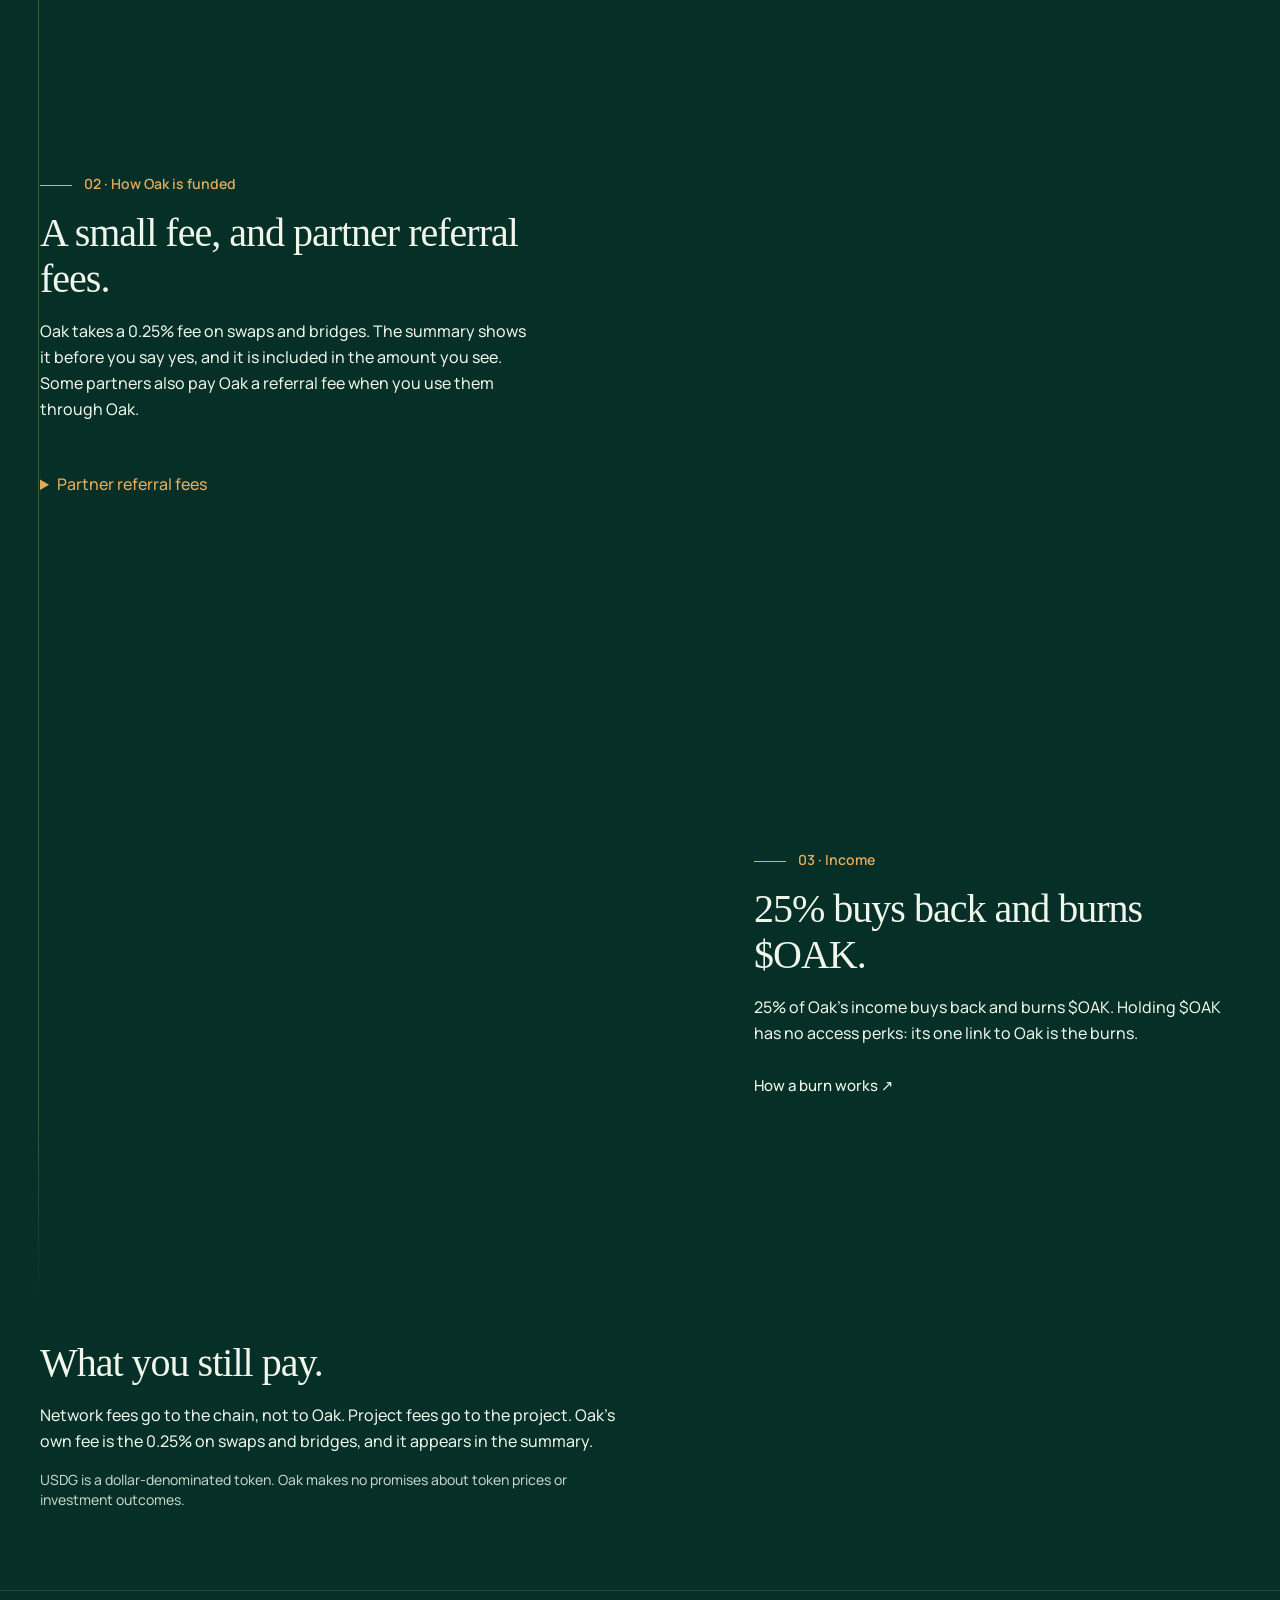
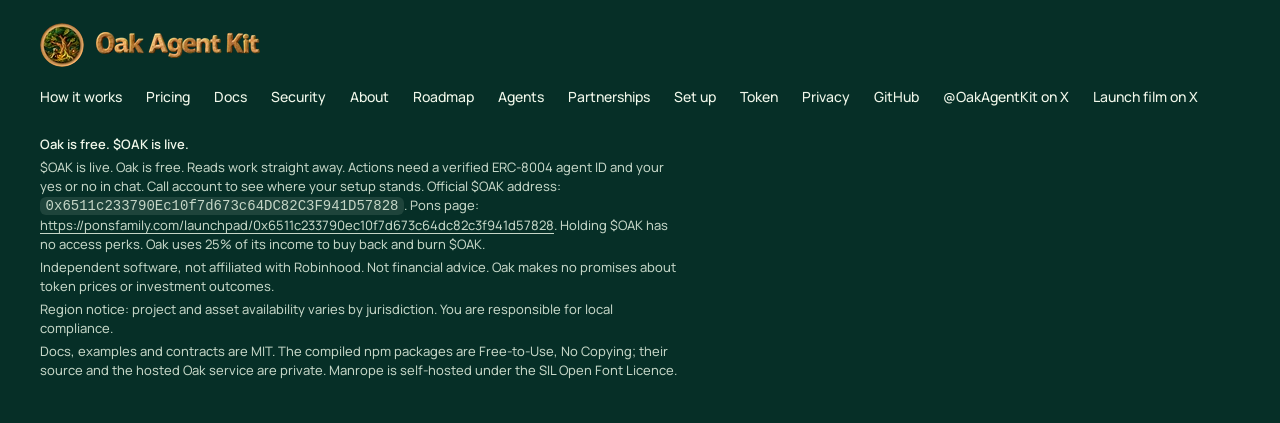
<file: pricing.html>
<!doctype html>
<html lang="en">
<head>
<meta charset="utf-8">
<meta name="viewport" content="width=device-width, initial-scale=1">
<title>Oak is free | Oak Agent Kit</title>
<meta name="description" content="Oak is free. Oak takes a 0.25% fee on swaps and bridges, plus partner referral fees, and 25% of its income buys back and burns $OAK.">
<meta name="theme-color" content="#062F27">
<link rel="canonical" href="https://oakagentkit.org/pricing.html">
<meta property="og:url" content="https://oakagentkit.org/pricing.html">
<meta property="og:type" content="website">
<meta property="og:site_name" content="Oak Agent Kit">
<meta property="og:title" content="Oak is free | Oak Agent Kit">
<meta property="og:description" content="Oak is free. Oak takes a 0.25% fee on swaps and bridges, plus partner referral fees, and 25% of its income buys back and burns $OAK.">
<meta property="og:image" content="https://oakagentkit.org/03-og-card-1200x630.jpg">
<meta property="og:image:width" content="1200">
<meta property="og:image:height" content="630">
<meta property="og:image:alt" content="The Oak mark in a carved-wood medallion beside a felt diorama of the giant Oak tree at dusk.">
<meta name="twitter:card" content="summary_large_image">
<link rel="icon" type="image/svg+xml" href="a-avatar-32.svg">
<link rel="icon" type="image/png" sizes="32x32" href="favicon-32x32.png">
<link rel="apple-touch-icon" href="favicon-180x180.png">
<link rel="preload" href="Manrope.woff2" as="font" type="font/woff2" crossorigin>
<link rel="stylesheet" href="styles.css">
</head>
<body>
<a class="skip" href="#main">Skip to content</a>
<header class="scene-header">
<div class="scene-header-inner">
 <a class="scene-brand" href="index.html" aria-label="Oak Agent Kit, home">
<img class="brand-mark" src="oak-mark-44.webp" srcset="oak-mark-88.webp 2x, oak-mark-132.webp 3x" width="44" height="44" alt="">
<img class="brand-word" src="oak-wordmark-1x.webp" srcset="oak-wordmark-2x.webp 2x, oak-wordmark-3x.webp 3x" width="164" height="26" alt="">
</a>
 <nav class="desktop-nav" aria-label="Main">
<ul>
<li>
<a href="how-it-works.html">How it works</a>
</li>
<li>
<a href="pricing.html" aria-current="page">Pricing</a>
</li>
<li>
<a href="docs.html">Docs</a>
</li>
<li>
<a href="roadmap.html">Roadmap</a>
</li>
<li>
<a href="agents.html">Agents</a>
</li>
<li>
<a href="security.html">Security</a>
</li>
<li>
<a href="setup.html">Set up</a>
</li>
<li>
<a href="partnerships.html">Partnerships</a>
</li>
</ul>
</nav>
 <button class="menu-button" type="button" popovertarget="site-menu">Menu</button>
 <nav class="menu-panel" id="site-menu" popover aria-label="Main mobile">
<ul>
<li>
<a href="how-it-works.html">How it works</a>
</li>
<li>
<a href="pricing.html" aria-current="page">Pricing</a>
</li>
<li>
<a href="docs.html">Docs</a>
</li>
<li>
<a href="roadmap.html">Roadmap</a>
</li>
<li>
<a href="agents.html">Agents</a>
</li>
<li>
<a href="security.html">Security</a>
</li>
<li>
<a href="setup.html">Set up</a>
</li>
<li>
<a href="partnerships.html">Partnerships</a>
</li>
</ul>
</nav>
 </div>
</header>
<main id="main">
<div class="scene-opening">
<section class="scene-hero scene-pricing" aria-labelledby="hero-title">
 <h1 id="hero-title" class="sr-only">Pricing</h1>
 <picture class="scene-picture" aria-hidden="true">
 <source media="(max-width: 700px)" srcset="scene-pricing-phone.webp" width="780" height="975">
 <img src="scene-pricing-desktop.webp" width="1440" height="810" alt="" fetchpriority="high" decoding="async">
 </picture>
 <div class="hero-actions">
<a class="glass-pill" href="pricing.html#how-oak-is-funded">See how Oak is funded<svg class="pill-arrow" width="12" height="12" viewBox="0 0 12 12" aria-hidden="true" focusable="false">
<path d="M3.5 8.5l5-5M4.5 3.5h4v4" fill="none" stroke="currentColor" stroke-width="1.5" stroke-linecap="round" stroke-linejoin="round"/>
</svg>
</a>
</div>
 </section>
<section class="quiet-section">
<h2>Oak is free.</h2>
<p>You pay the network fee for your own transactions in ETH on Robinhood Chain, and each project charges its own fees. Both show in the summary before you say yes.</p>
</section>
<div class="root-thread">
<section class="story-stage copy-right pricing-plans art-preview" id="free">
<picture aria-hidden="true">
<source media="(max-width: 700px)" srcset="stage-preview-phone.webp" width="780" height="780">
<img src="stage-preview.webp" width="1440" height="966" alt="" loading="lazy" decoding="async">
</picture>
<div class="stage-copy">
<p class="chapter">01 · Free</p>
<h2>Oak is free.</h2>
<p>Install Oak, connect your agent and use every tool. There is nothing to buy first and nothing to hold.</p>
<dl class="rate-lines">
<div>
<dt>Oak fee</dt>
<dd>0.25% on swaps and bridges</dd>
</div>
<div>
<dt>Partner referral fees</dt>
<dd>Paid to Oak by partners</dd>
</div>
<div>
<dt>Per-call fees</dt>
<dd>None</dd>
</div>
</dl>
</div>
</section>
<section class="story-stage copy-left art-projects" id="how-oak-is-funded">
<picture aria-hidden="true">
<source media="(max-width: 700px)" srcset="stage-projects-phone.webp" width="780" height="780">
<img src="stage-projects.webp" width="1440" height="966" alt="" loading="lazy" decoding="async">
</picture>
<div class="stage-copy">
<p class="chapter">02 · How Oak is funded</p>
<h2>A small fee, and partner referral fees.</h2>
<p>Oak takes a 0.25% fee on swaps and bridges. The summary shows it before you say yes, and it is included in the amount you see. Some partners also pay Oak a referral fee when you use them through Oak.</p>
<details class="project-directory">
<summary>Partner referral fees</summary>
<p>Borro is an official Oak partner. Borro's own team runs its product and contracts; Oak didn't build them and doesn't run them. Borro keeps 10% of the interest as its fee. On deposits using Oak's code, Borro pays Oak all of that fee for the first 12 months, then half. Borro pays monthly in USDG.</p>
<p>On hood.ag, Oak receives 5% of a name registration price and 4% of a resale price, and you get 5% or 4% off. A purchase with no referral says so in the summary.</p>
</details>
</div>
</section>
<section class="story-stage copy-right art-trust" id="burns">
<picture aria-hidden="true">
<source media="(max-width: 700px)" srcset="stage-trust-phone.webp" width="780" height="780">
<img src="stage-trust.webp" width="1440" height="966" alt="" loading="lazy" decoding="async">
</picture>
<div class="stage-copy">
<p class="chapter">03 · Income</p>
<h2>25% buys back and burns $OAK.</h2>
<p>25% of Oak's income buys back and burns $OAK. Holding $OAK has no access perks: its one link to Oak is the burns.</p>
<a class="text-link" href="token.html#burn-sequence">How a burn works ↗</a>
</div>
</section>
</div>
 <section class="quiet-section" id="what-you-pay">
<h2>What you still pay.</h2>
<p>Network fees go to the chain, not to Oak. Project fees go to the project. Oak's own fee is the 0.25% on swaps and bridges, and it appears in the summary.</p>
<p class="fine">USDG is a dollar-denominated token. Oak makes no promises about token prices or investment outcomes.</p>
</section>
</div>
</main>
<footer class="scene-footer">
<div class="scene-footer-inner">
<div class="scene-footer-top">
<a class="scene-brand" href="index.html" aria-label="Oak Agent Kit, home">
<img class="brand-mark" src="oak-mark-44.webp" srcset="oak-mark-88.webp 2x, oak-mark-132.webp 3x" width="44" height="44" alt="" loading="lazy">
<img class="brand-word" src="oak-wordmark-1x.webp" srcset="oak-wordmark-2x.webp 2x, oak-wordmark-3x.webp 3x" width="164" height="26" alt="" loading="lazy">
</a>
<nav aria-label="Footer">
<ul>
<li>
<a href="how-it-works.html">How it works</a>
</li>
<li>
<a href="pricing.html">Pricing</a>
</li>
<li>
<a href="docs.html">Docs</a>
</li>
<li>
<a href="security.html">Security</a>
</li>
<li>
<a href="about.html">About</a>
</li>
<li>
<a href="roadmap.html">Roadmap</a>
</li>
<li>
<a href="agents.html">Agents</a>
</li>
<li>
<a href="partnerships.html">Partnerships</a>
</li>
<li>
<a href="setup.html">Set up</a>
</li>
<li>
<a href="token.html">Token</a>
</li>
<li>
<a href="privacy.html">Privacy</a>
</li>
<li>
<a href="https://github.com/OakAgentKit/oak">GitHub</a>
</li>
<li>
<a href="https://x.com/OakAgentKit">@OakAgentKit on X</a>
</li>
<li>
<a href="https://x.com/OakAgentKit/status/2119114741234974988">Launch film on X</a>
</li>
</ul>
</nav>
</div>
 <p class="footer-status">Oak is free. $OAK is live.</p>
 <p>$OAK is live. Oak is free. Reads work straight away. Actions need a verified ERC-8004 agent ID and your yes or no in chat. Call account to see where your setup stands. Official $OAK address: <code class="token-address">0x6511c233790Ec10f7d673c64DC82C3F941D57828</code>. Pons page: <a href="https://ponsfamily.com/launchpad/0x6511c233790ec10f7d673c64dc82c3f941d57828">https://ponsfamily.com/launchpad/0x6511c233790ec10f7d673c64dc82c3f941d57828</a>. Holding $OAK has no access perks. Oak uses 25% of its income to buy back and burn $OAK.</p>
 <p>Independent software, not affiliated with Robinhood. Not financial advice. Oak makes no promises about token prices or investment outcomes.</p>
 <p>Region notice: project and asset availability varies by jurisdiction. You are responsible for local compliance.</p>
 <p class="fine">Docs, examples and contracts are MIT. The compiled npm packages are Free-to-Use, No Copying; their source and the hosted Oak service are private. Manrope is self-hosted under the SIL Open Font Licence.</p>
</div>
</footer>
</body>
</html>
</file>
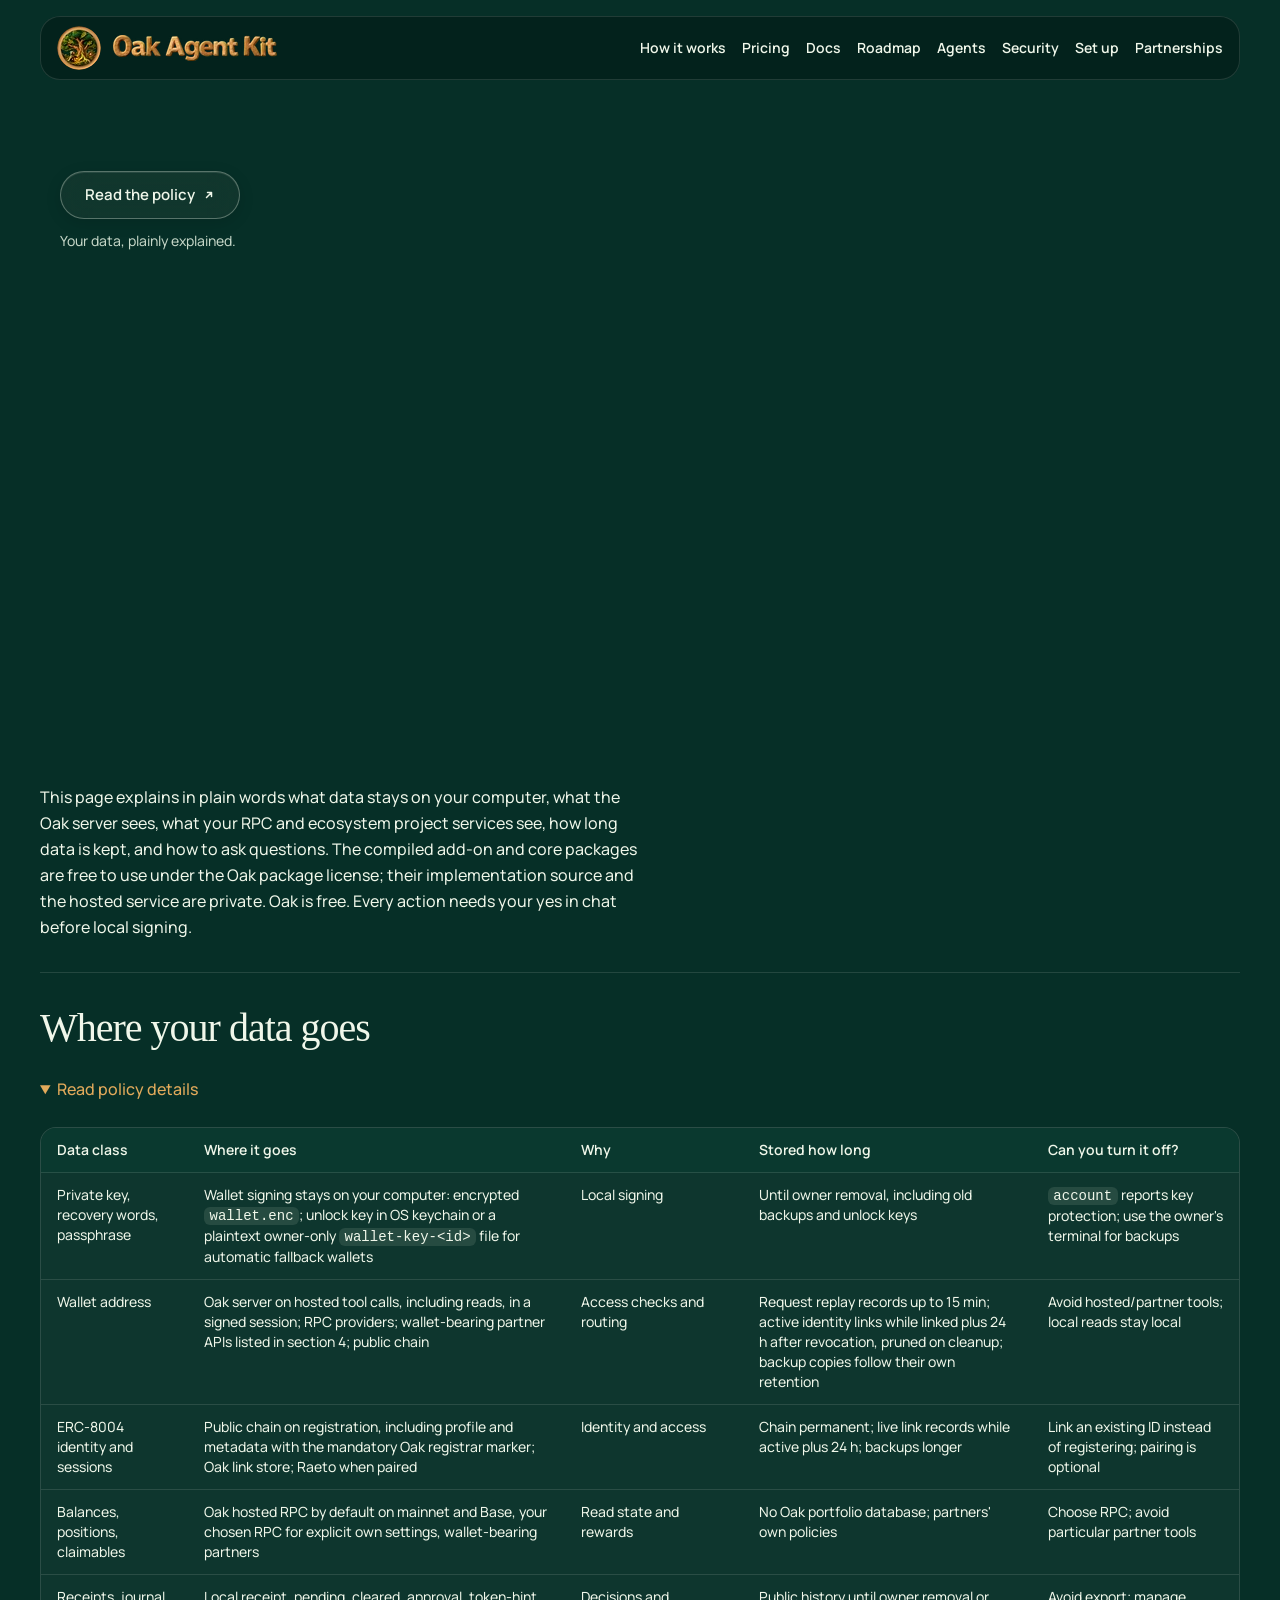
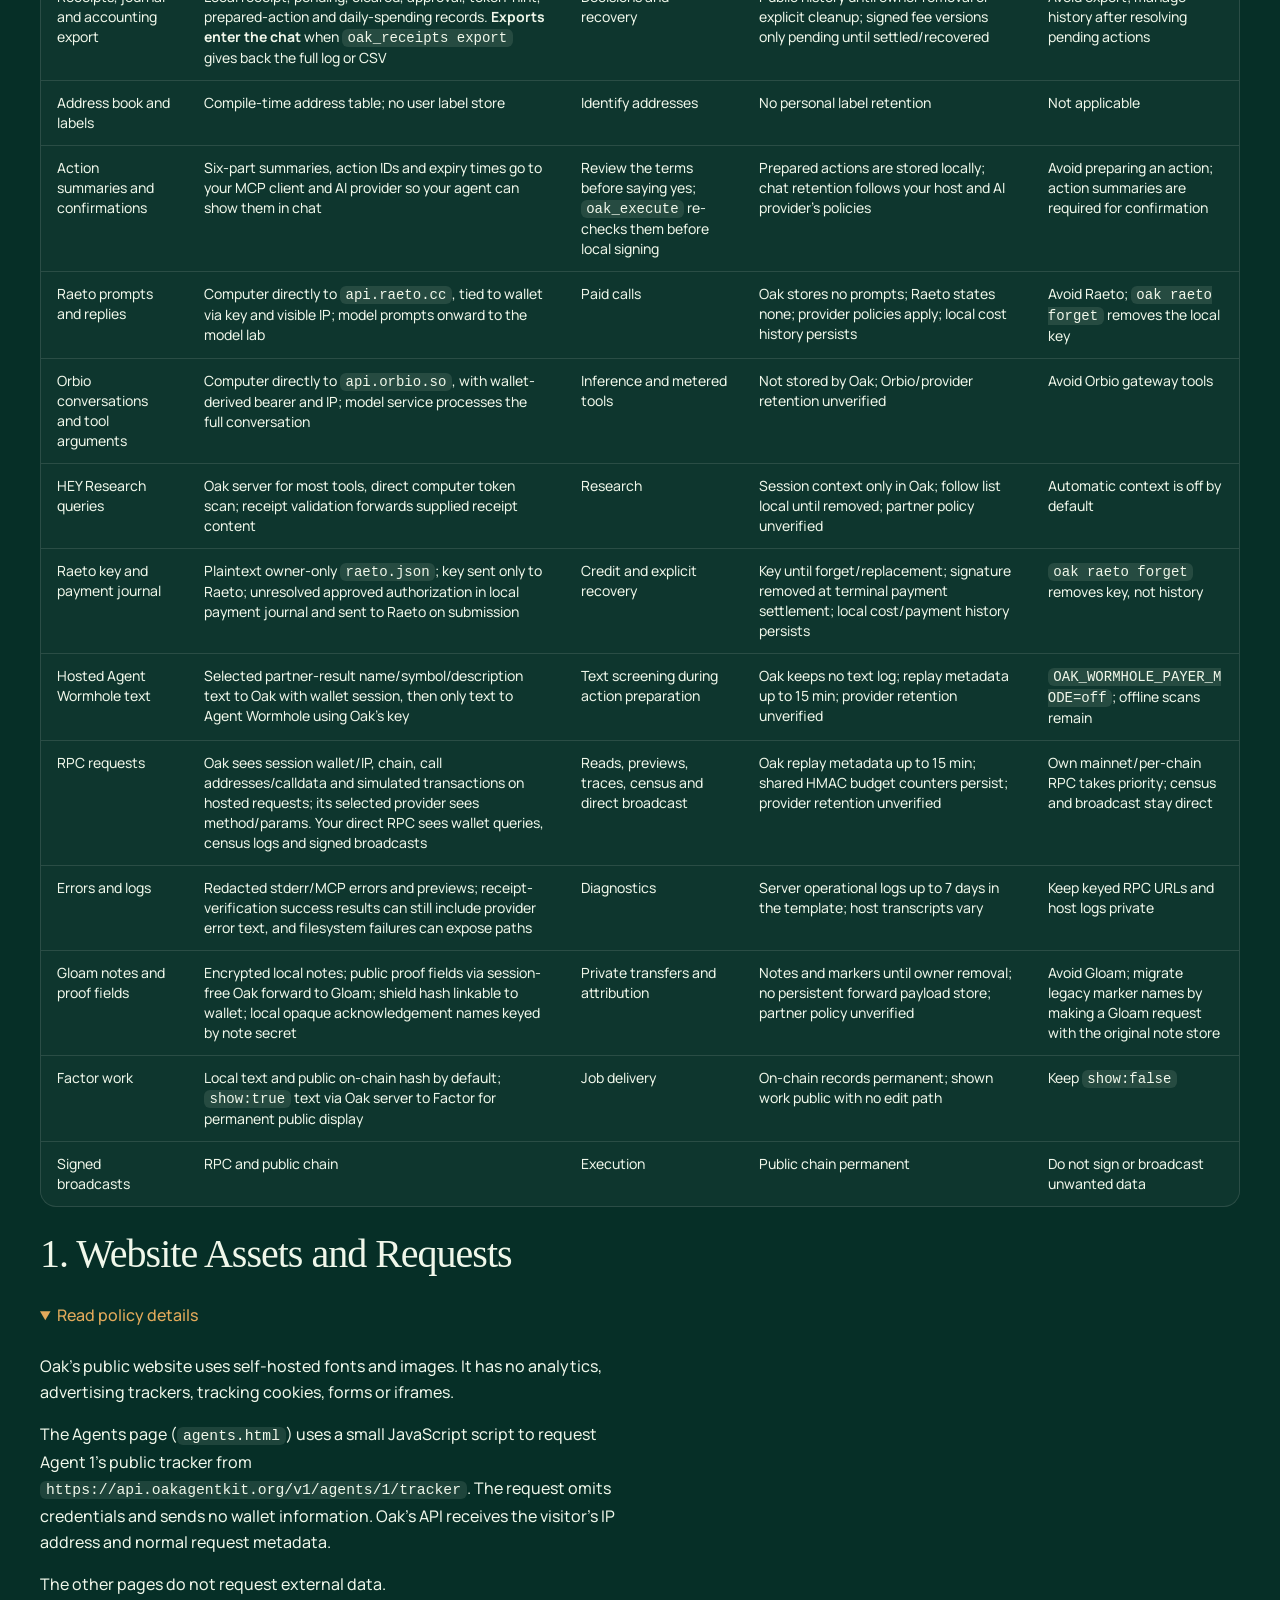
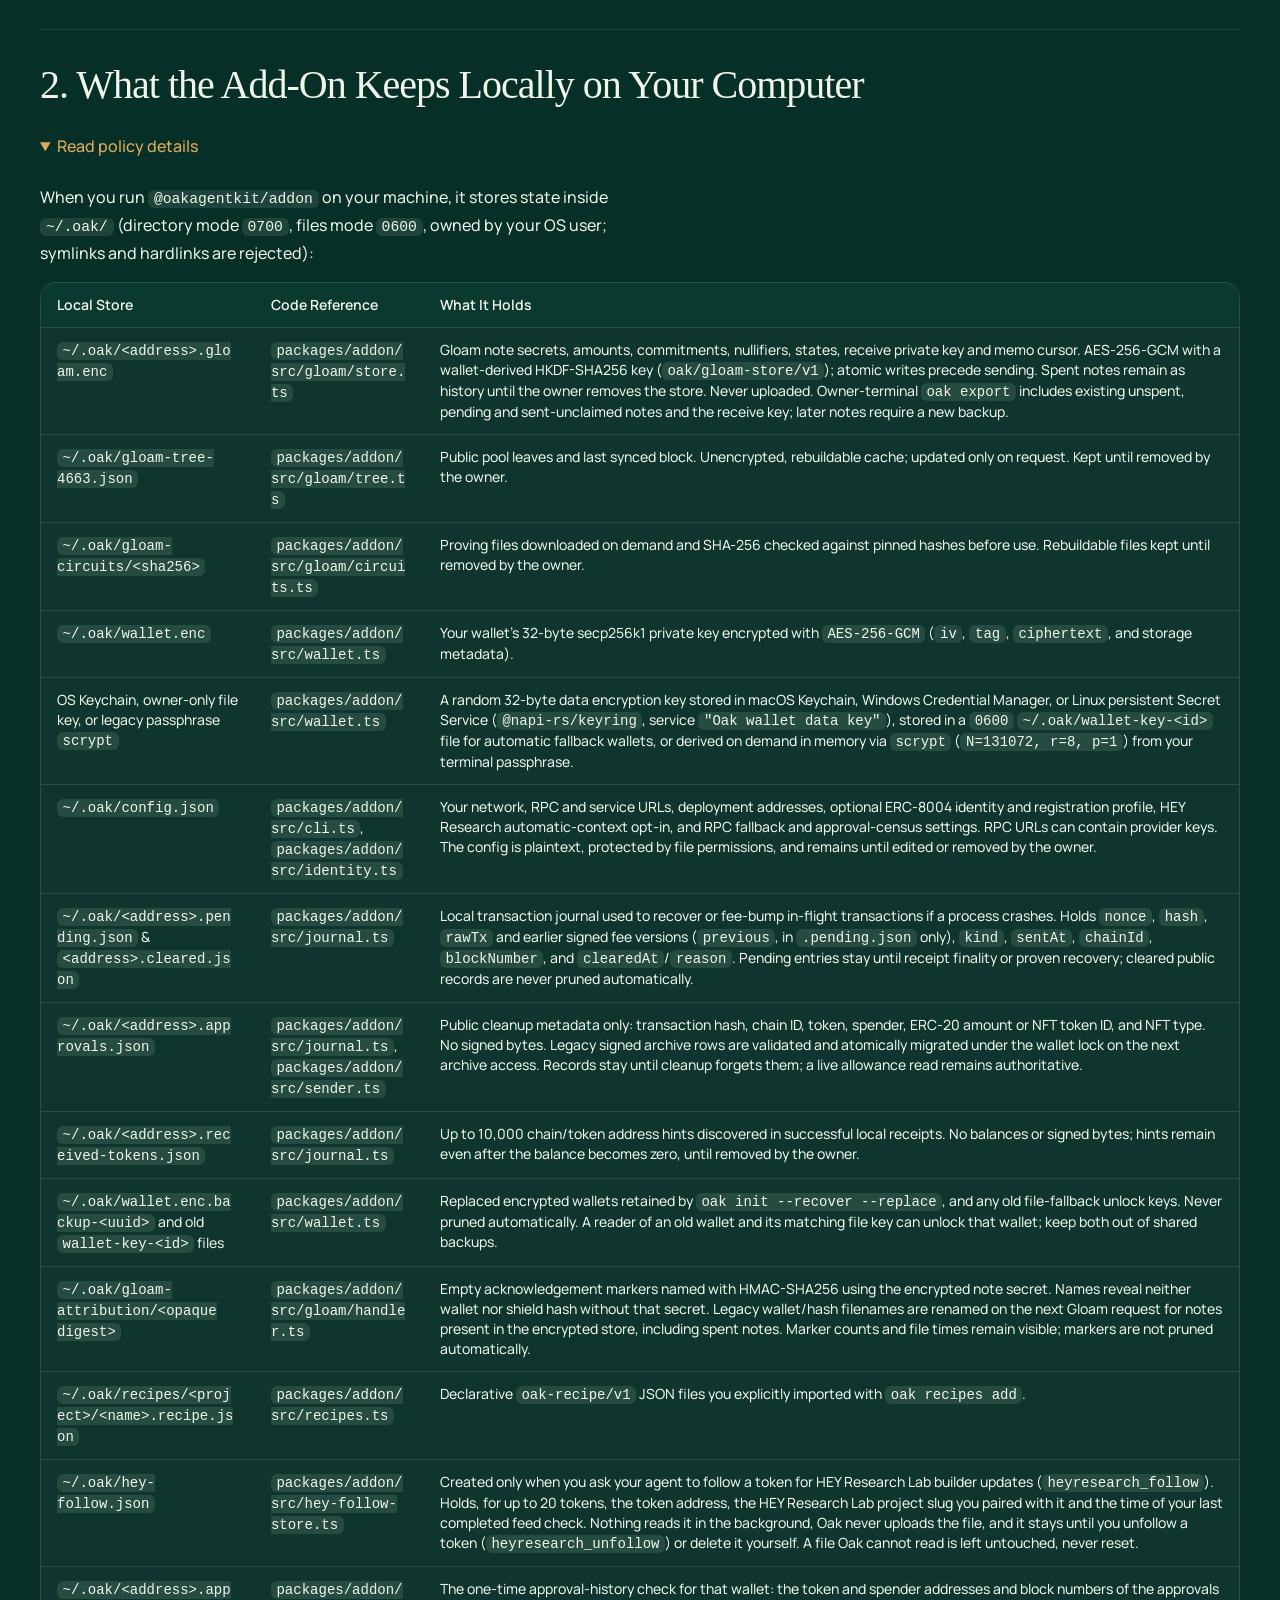
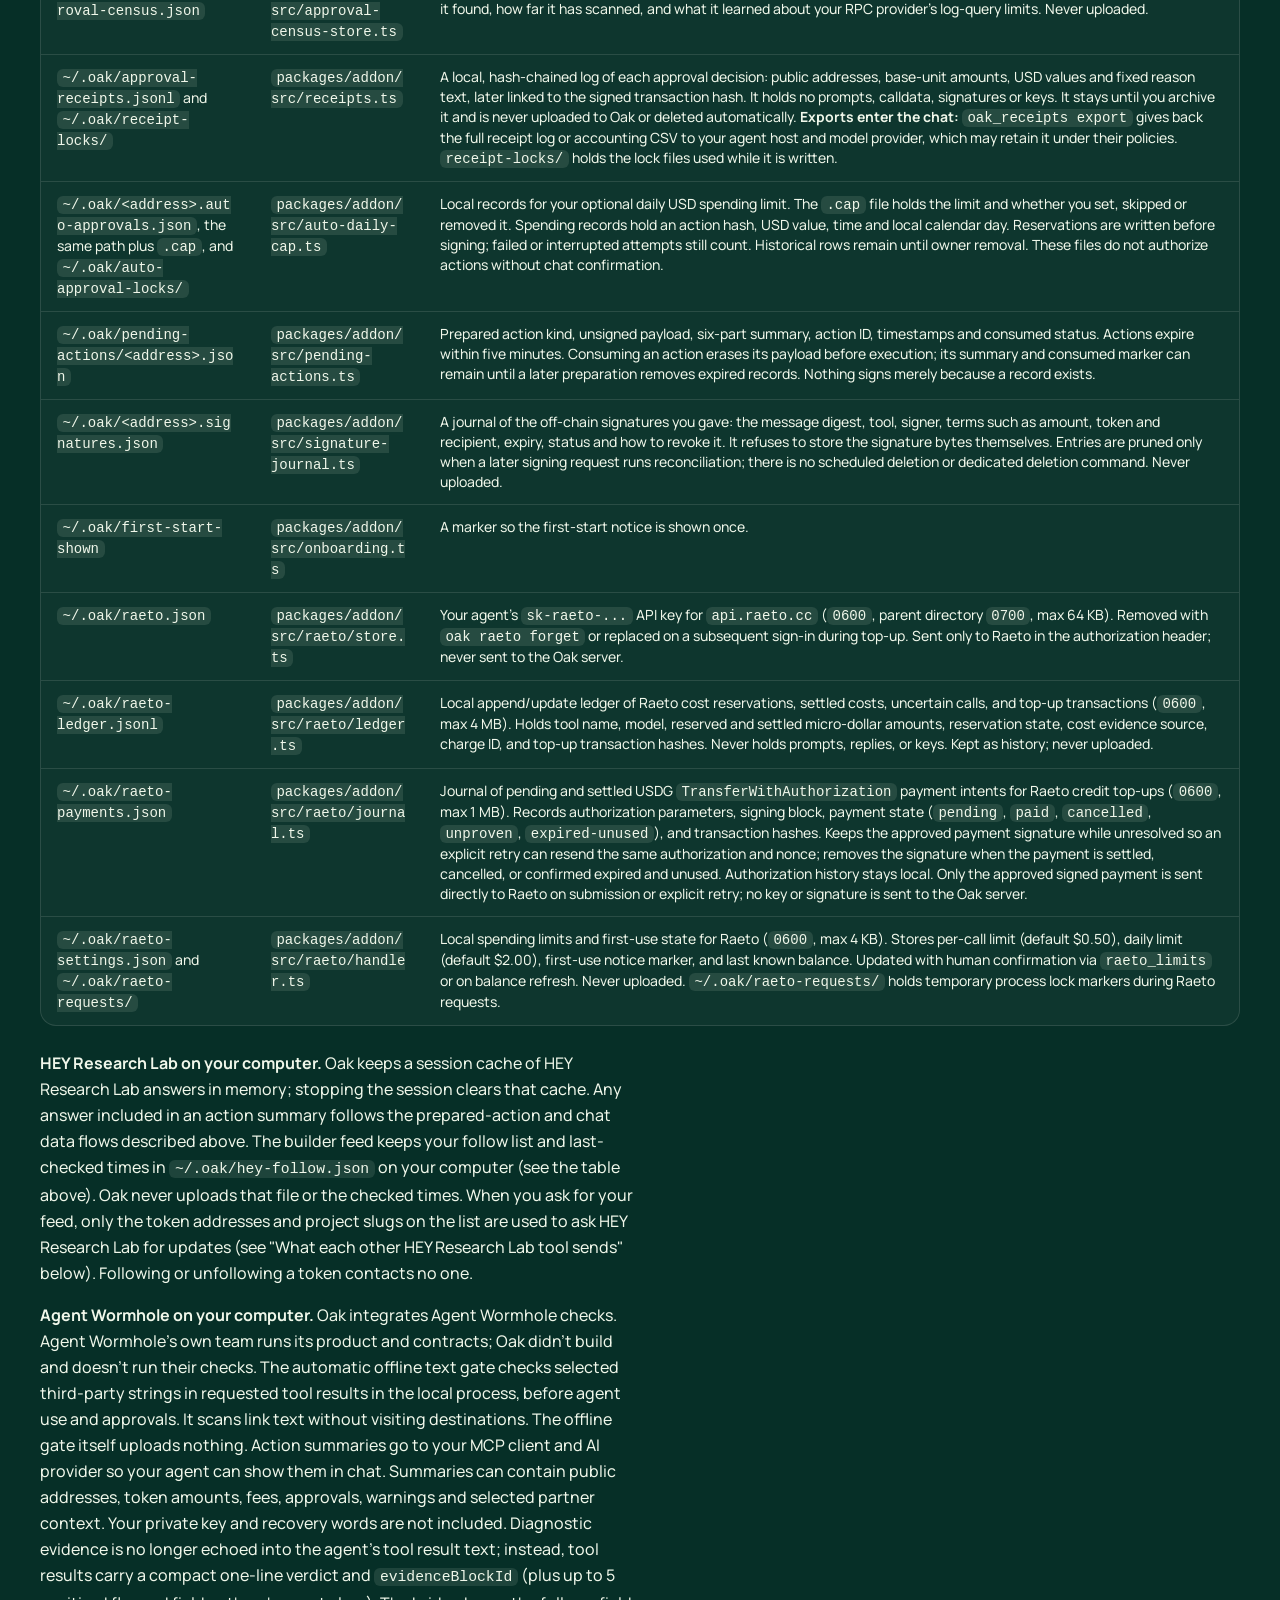
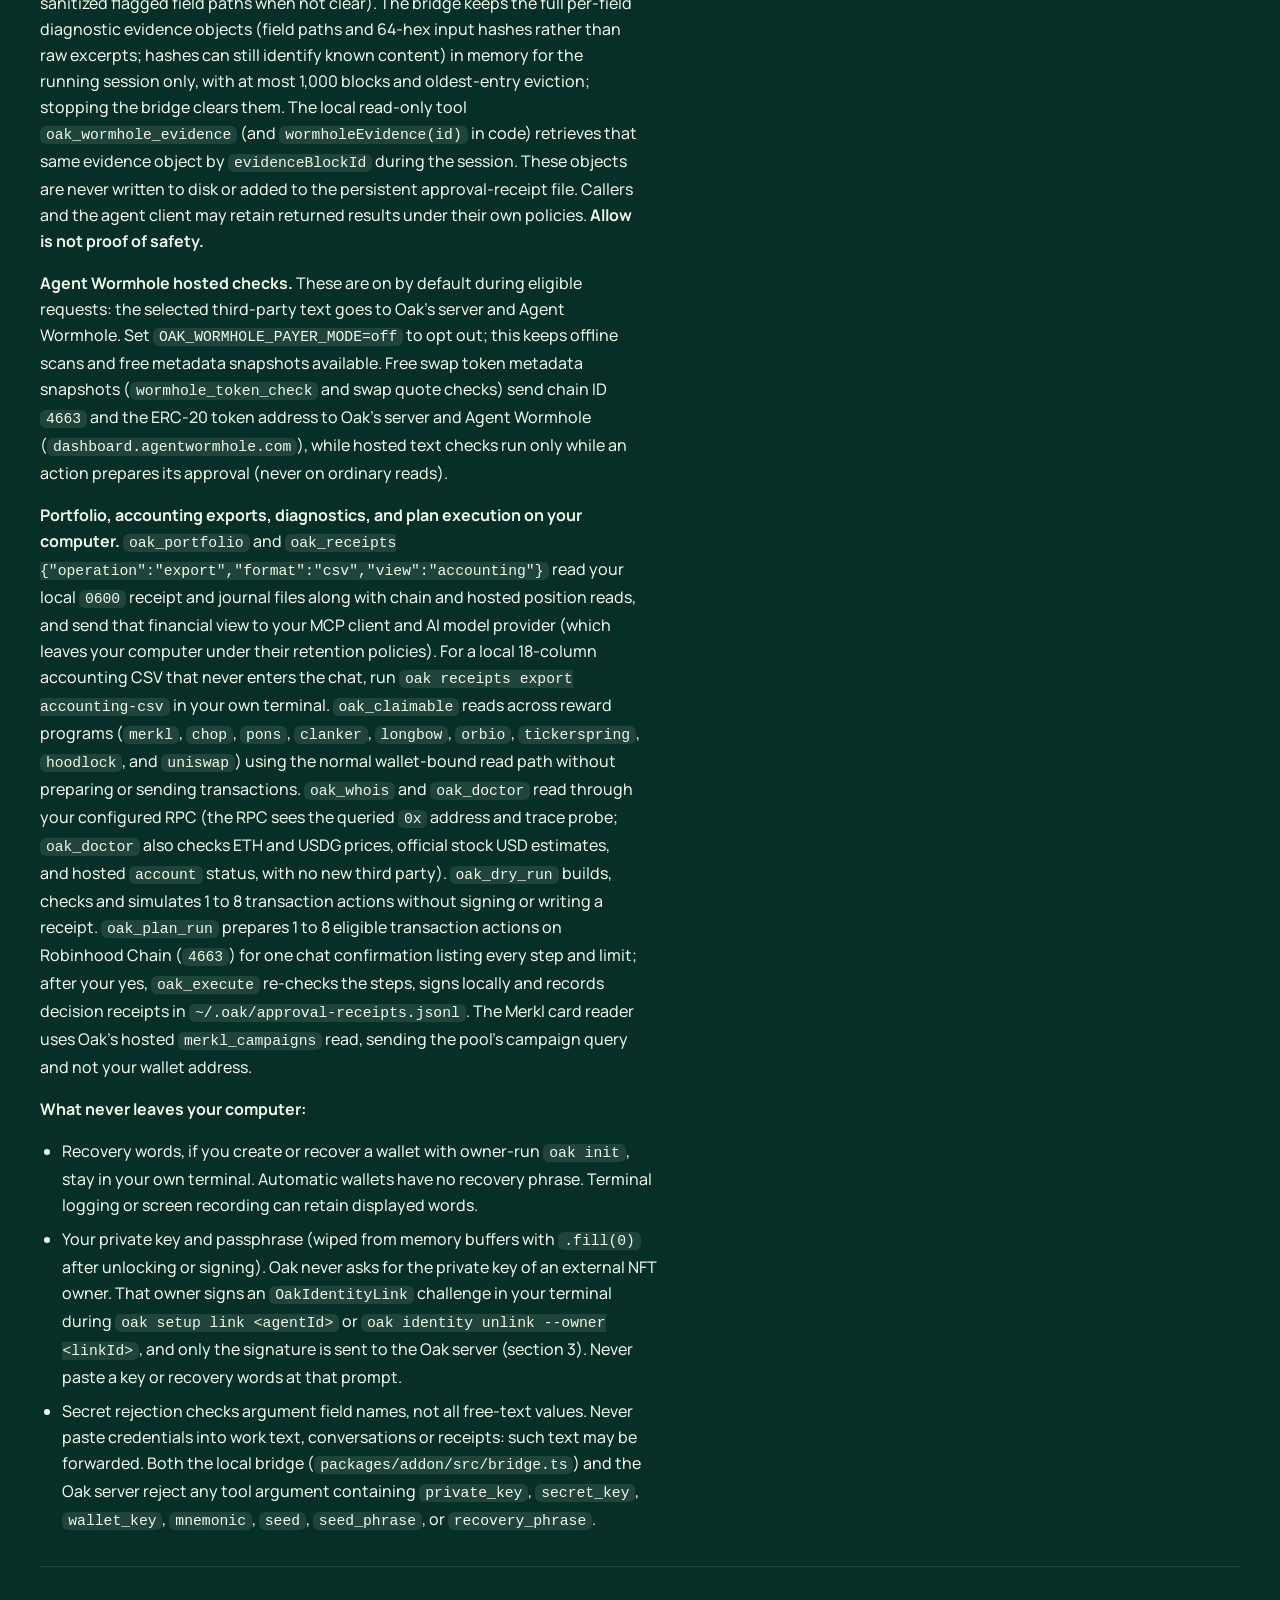
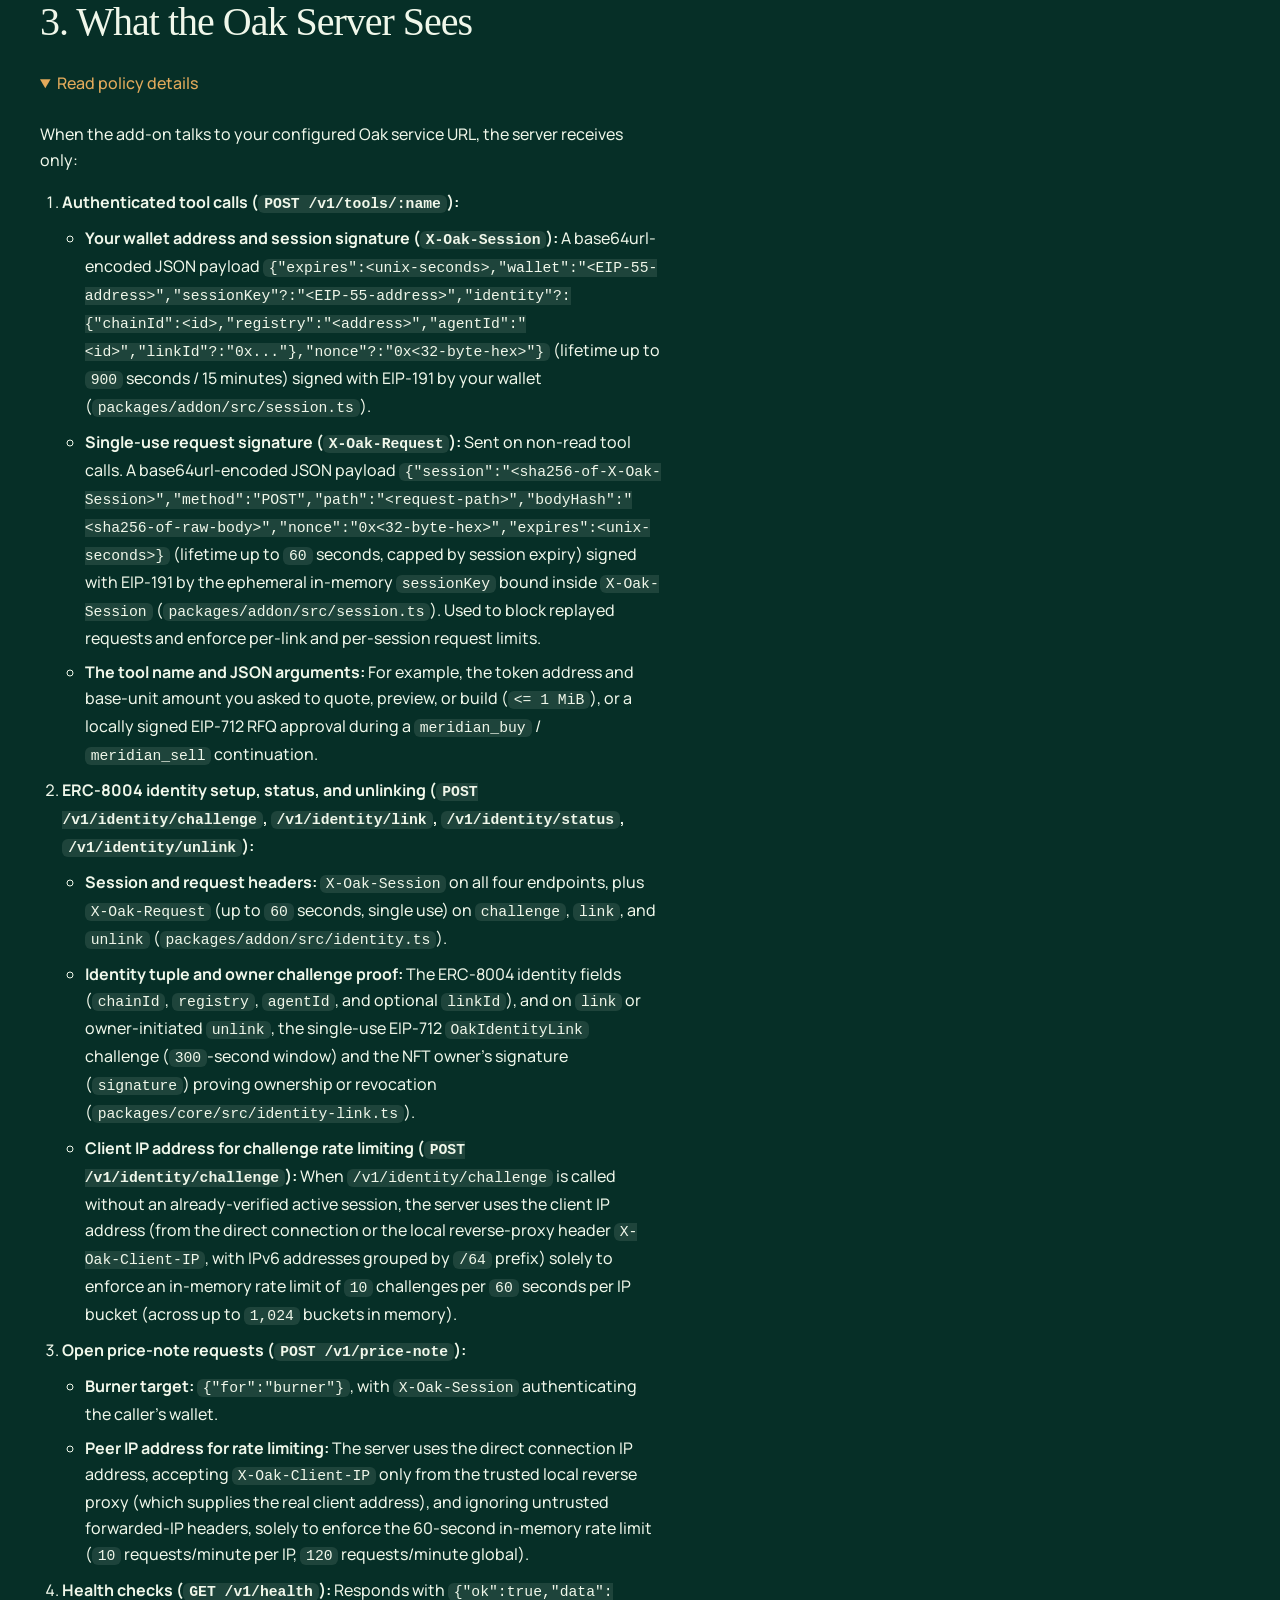
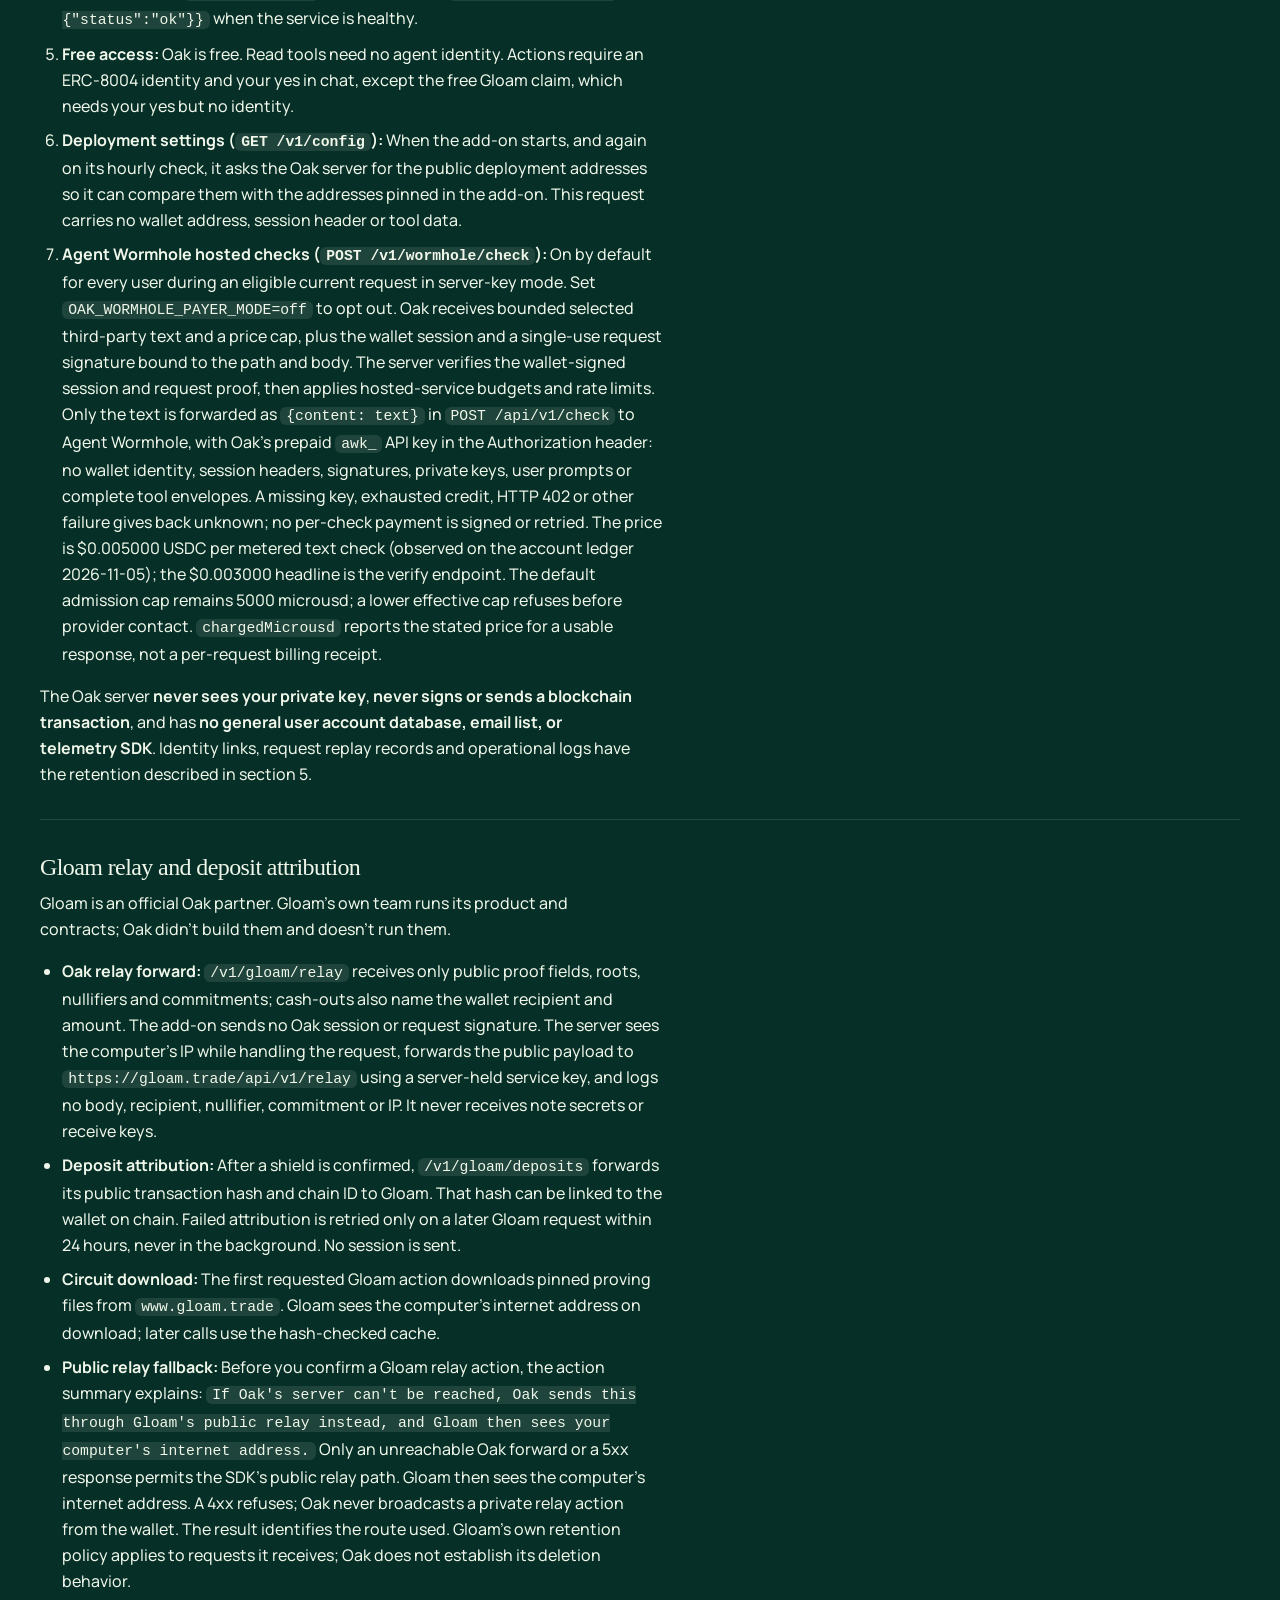
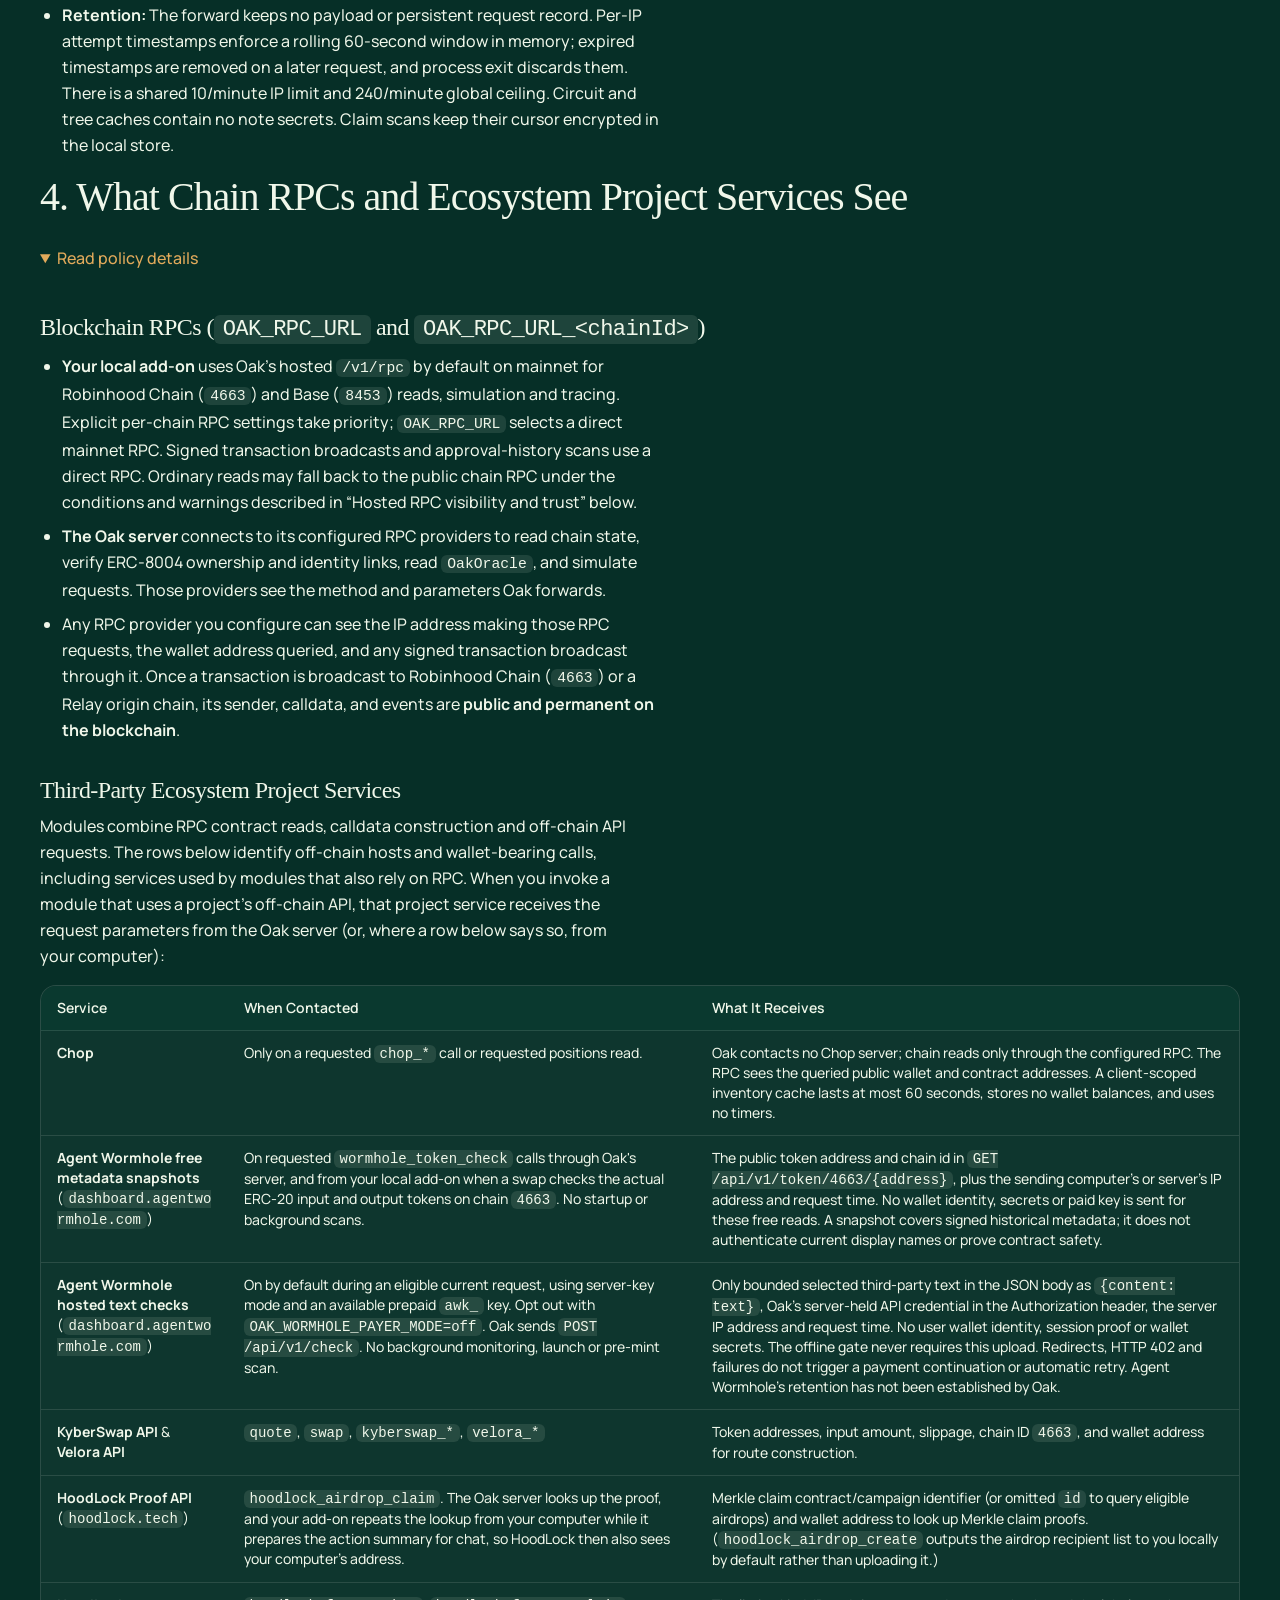
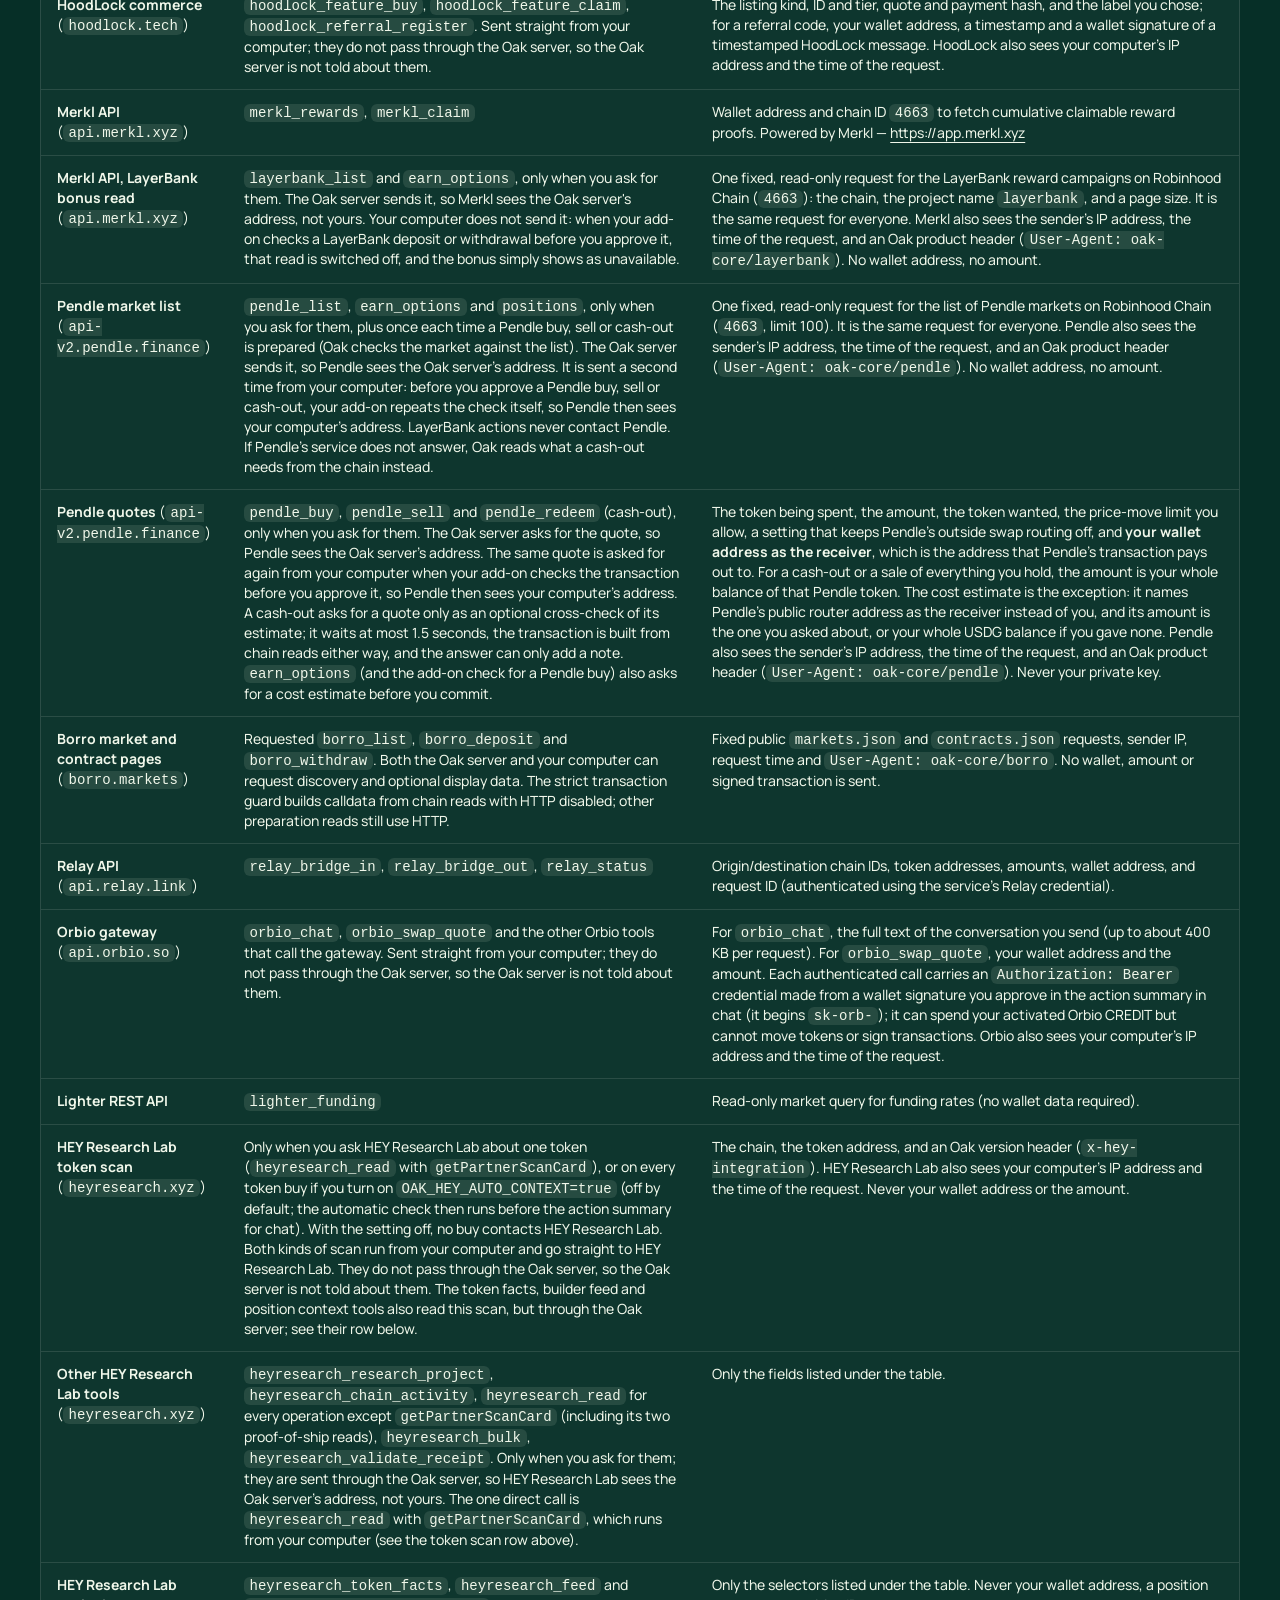
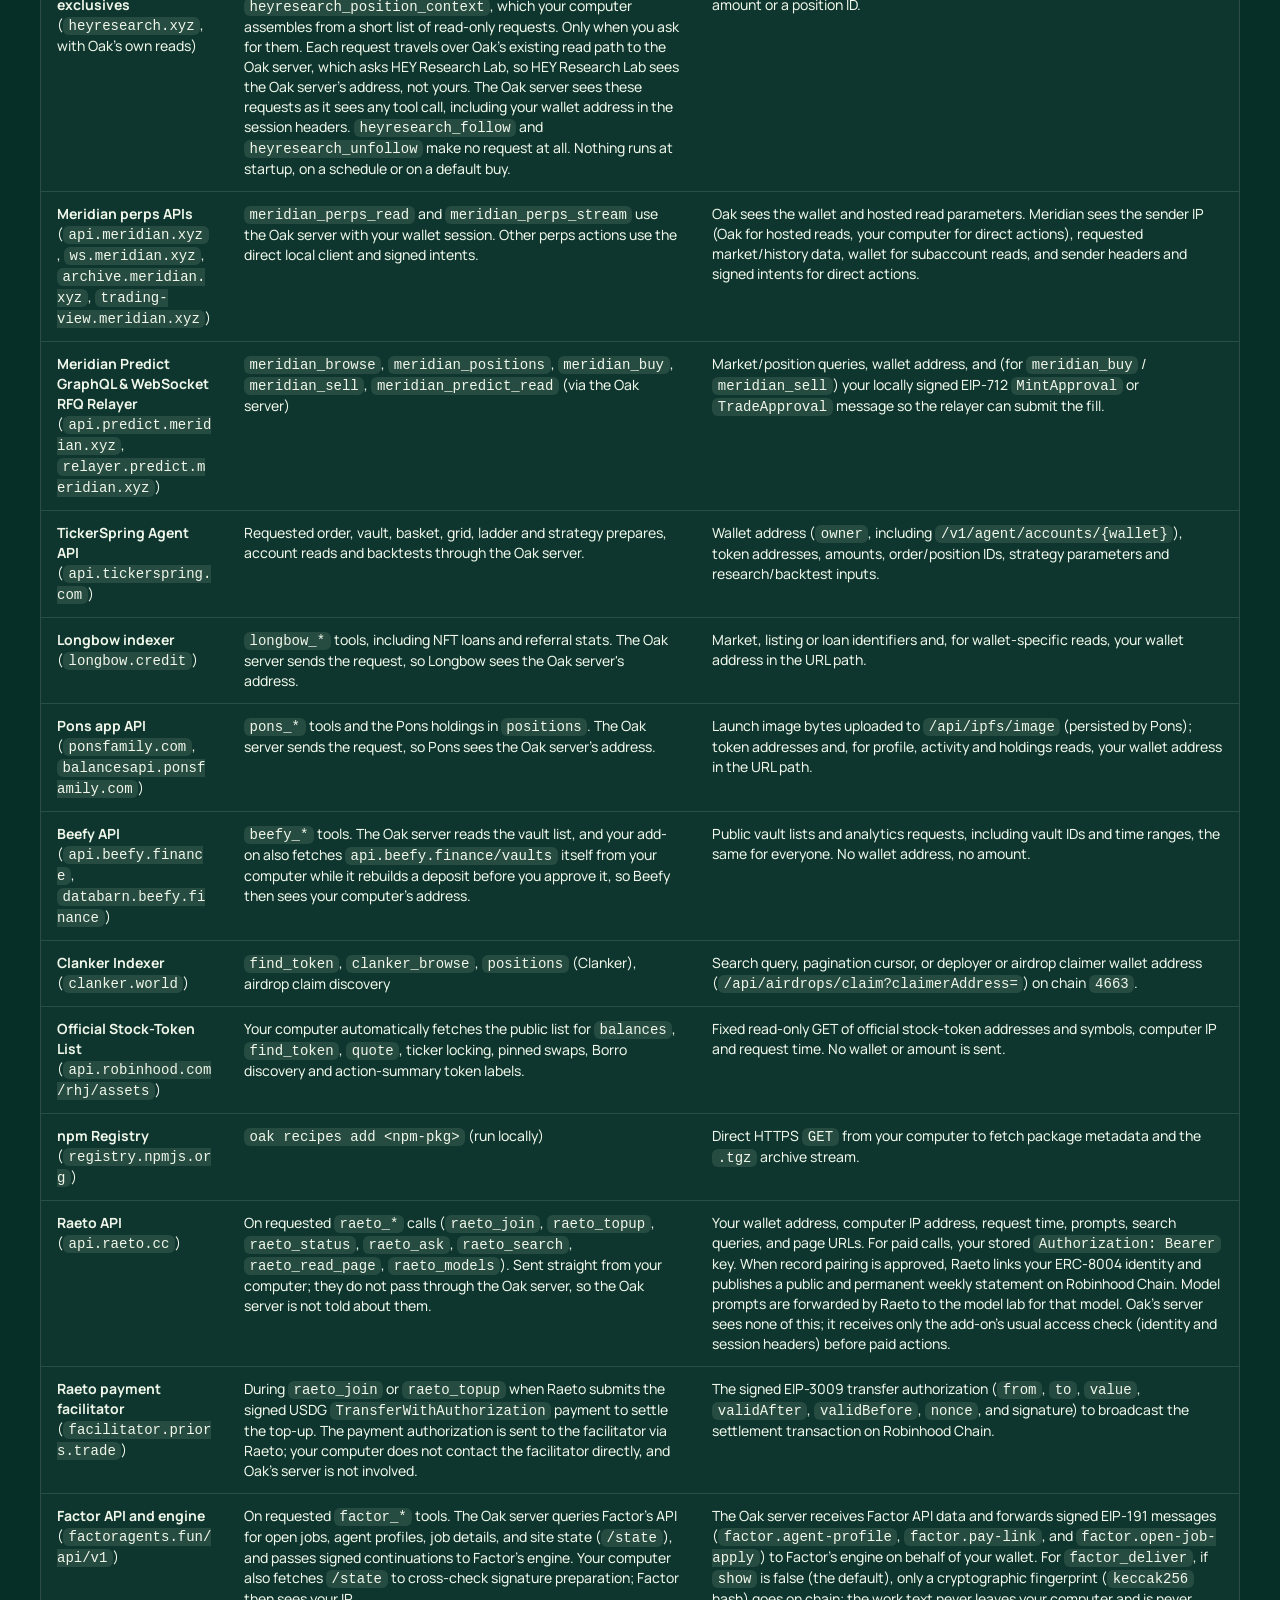
<file: privacy.html>
<!doctype html>
<html lang="en">
<head>
<meta charset="utf-8">
<meta name="viewport" content="width=device-width, initial-scale=1">
<title>Privacy policy: what stays on your computer and what the server sees | Oak Agent Kit</title>
<meta name="description" content="Plain-language privacy policy: what Oak keeps on your computer, what the Oak server sees, what RPCs and ecosystem project services see, a where-your-data-goes table, retention, chat exports, and how to ask questions.">
<meta name="theme-color" content="#062F27">
<link rel="canonical" href="https://oakagentkit.org/privacy.html">
<meta property="og:url" content="https://oakagentkit.org/privacy.html">
<meta property="og:type" content="website">
<meta property="og:site_name" content="Oak Agent Kit">
<meta property="og:title" content="Privacy policy: what stays on your computer and what the server sees | Oak Agent Kit">
<meta property="og:description" content="Plain-language privacy policy: what Oak keeps on your computer, what the Oak server sees, what RPCs and ecosystem project services see, a where-your-data-goes table, retention, chat exports, and how to ask questions.">
<meta property="og:image" content="https://oakagentkit.org/03-og-card-1200x630.jpg">
<meta property="og:image:width" content="1200">
<meta property="og:image:height" content="630">
<meta property="og:image:alt" content="The Oak mark in a carved-wood medallion beside a felt diorama of the giant Oak tree at dusk.">
<meta name="twitter:card" content="summary_large_image">
<link rel="icon" type="image/svg+xml" href="a-avatar-32.svg">
<link rel="icon" type="image/png" sizes="32x32" href="favicon-32x32.png">
<link rel="apple-touch-icon" href="favicon-180x180.png">
<link rel="preload" href="Manrope.woff2" as="font" type="font/woff2" crossorigin>
<link rel="stylesheet" href="styles.css">
</head>
<body>
<a class="skip" href="#main">Skip to content</a>
<header class="scene-header is-dense">
<div class="scene-header-inner">
 <a class="scene-brand" href="index.html" aria-label="Oak Agent Kit, home">
<img class="brand-mark" src="oak-mark-44.webp" srcset="oak-mark-88.webp 2x, oak-mark-132.webp 3x" width="44" height="44" alt="">
<img class="brand-word" src="oak-wordmark-1x.webp" srcset="oak-wordmark-2x.webp 2x, oak-wordmark-3x.webp 3x" width="164" height="26" alt="">
</a>
 <nav class="desktop-nav" aria-label="Main">
<ul>
<li>
<a href="how-it-works.html">How it works</a>
</li>
<li>
<a href="pricing.html">Pricing</a>
</li>
<li>
<a href="docs.html">Docs</a>
</li>
<li>
<a href="roadmap.html">Roadmap</a>
</li>
<li>
<a href="agents.html">Agents</a>
</li>
<li>
<a href="security.html">Security</a>
</li>
<li>
<a href="setup.html">Set up</a>
</li>
<li>
<a href="partnerships.html">Partnerships</a>
</li>
</ul>
</nav>
 <button class="menu-button" type="button" popovertarget="site-menu">Menu</button>
 <nav class="menu-panel" id="site-menu" popover aria-label="Main mobile">
<ul>
<li>
<a href="how-it-works.html">How it works</a>
</li>
<li>
<a href="pricing.html">Pricing</a>
</li>
<li>
<a href="docs.html">Docs</a>
</li>
<li>
<a href="roadmap.html">Roadmap</a>
</li>
<li>
<a href="agents.html">Agents</a>
</li>
<li>
<a href="security.html">Security</a>
</li>
<li>
<a href="setup.html">Set up</a>
</li>
<li>
<a href="partnerships.html">Partnerships</a>
</li>
</ul>
</nav>
 </div>
</header>
<main id="main">
<div class="scene-opening">
<section class="scene-hero scene-privacy" aria-labelledby="hero-title">
 <h1 id="hero-title" class="sr-only">Privacy</h1>
 <picture class="scene-picture" aria-hidden="true">
 <source media="(max-width: 700px)" srcset="scene-privacy-phone.webp" width="780" height="975">
 <img src="scene-privacy-desktop.webp" width="1440" height="810" alt="" fetchpriority="high" decoding="async">
 </picture>
 <div class="hero-actions">
<a class="glass-pill" href="privacy.html#policy">Read the policy<svg class="pill-arrow" width="12" height="12" viewBox="0 0 12 12" aria-hidden="true" focusable="false">
<path d="M3.5 8.5l5-5M4.5 3.5h4v4" fill="none" stroke="currentColor" stroke-width="1.5" stroke-linecap="round" stroke-linejoin="round"/>
</svg>
</a>
<p class="hero-status">Your data, plainly explained.</p>
</div>
 </section>
<div class="page-body" id="policy">
<div class="wrap">
<div class="prose wide">
<p>This page explains in plain words what data stays on your computer, what the Oak server sees, what your RPC and ecosystem project services see, how long data is kept, and how to ask questions. The compiled add-on and core packages are free to use under the Oak package license; their implementation source and the hosted service are private. Oak is free. Every action needs your yes in chat before local signing.</p>
<hr>
<h2 id="where-your-data-goes">Where your data goes</h2>
<details open class="reference-detail">
<summary>Read policy details</summary>
<div class="table-wrap">
<table class="md-table">
<thead>
<tr>
<th scope="col">Data class</th>
<th scope="col">Where it goes</th>
<th scope="col">Why</th>
<th scope="col">Stored how long</th>
<th scope="col">Can you turn it off?</th>
</tr>
</thead>
<tbody>
<tr>
<td data-label="Data class">Private key, recovery words, passphrase</td>
<td data-label="Where it goes">Wallet signing stays on your computer: encrypted <code>wallet.enc</code>; unlock key in OS keychain or a plaintext owner-only <code>wallet-key-&lt;id&gt;</code> file for automatic fallback wallets</td>
<td data-label="Why">Local signing</td>
<td data-label="Stored how long">Until owner removal, including old backups and unlock keys</td>
<td data-label="Can you turn it off?">
<code>account</code> reports key protection; use the owner's terminal for backups</td>
</tr>
<tr>
<td data-label="Data class">Wallet address</td>
<td data-label="Where it goes">Oak server on hosted tool calls, including reads, in a signed session; RPC providers; wallet-bearing partner APIs listed in section 4; public chain</td>
<td data-label="Why">Access checks and routing</td>
<td data-label="Stored how long">Request replay records up to 15 min; active identity links while linked plus 24 h after revocation, pruned on cleanup; backup copies follow their own retention</td>
<td data-label="Can you turn it off?">Avoid hosted/partner tools; local reads stay local</td>
</tr>
<tr>
<td data-label="Data class">ERC-8004 identity and sessions</td>
<td data-label="Where it goes">Public chain on registration, including profile and metadata with the mandatory Oak registrar marker; Oak link store; Raeto when paired</td>
<td data-label="Why">Identity and access</td>
<td data-label="Stored how long">Chain permanent; live link records while active plus 24 h; backups longer</td>
<td data-label="Can you turn it off?">Link an existing ID instead of registering; pairing is optional</td>
</tr>
<tr>
<td data-label="Data class">Balances, positions, claimables</td>
<td data-label="Where it goes">Oak hosted RPC by default on mainnet and Base, your chosen RPC for explicit own settings, wallet-bearing partners</td>
<td data-label="Why">Read state and rewards</td>
<td data-label="Stored how long">No Oak portfolio database; partners' own policies</td>
<td data-label="Can you turn it off?">Choose RPC; avoid particular partner tools</td>
</tr>
<tr>
<td data-label="Data class">Receipts, journal and accounting export</td>
<td data-label="Where it goes">Local receipt, pending, cleared, approval, token-hint, prepared-action and daily-spending records. <strong>Exports enter the chat</strong> when <code>oak_receipts export</code> gives back the full log or CSV</td>
<td data-label="Why">Decisions and recovery</td>
<td data-label="Stored how long">Public history until owner removal or explicit cleanup; signed fee versions only pending until settled/recovered</td>
<td data-label="Can you turn it off?">Avoid export; manage history after resolving pending actions</td>
</tr>
<tr>
<td data-label="Data class">Address book and labels</td>
<td data-label="Where it goes">Compile-time address table; no user label store</td>
<td data-label="Why">Identify addresses</td>
<td data-label="Stored how long">No personal label retention</td>
<td data-label="Can you turn it off?">Not applicable</td>
</tr>
<tr>
<td data-label="Data class">Action summaries and confirmations</td>
<td data-label="Where it goes">Six-part summaries, action IDs and expiry times go to your MCP client and AI provider so your agent can show them in chat</td>
<td data-label="Why">Review the terms before saying yes; <code>oak_execute</code> re-checks them before local signing</td>
<td data-label="Stored how long">Prepared actions are stored locally; chat retention follows your host and AI provider's policies</td>
<td data-label="Can you turn it off?">Avoid preparing an action; action summaries are required for confirmation</td>
</tr>
<tr>
<td data-label="Data class">Raeto prompts and replies</td>
<td data-label="Where it goes">Computer directly to <code>api.raeto.cc</code>, tied to wallet via key and visible IP; model prompts onward to the model lab</td>
<td data-label="Why">Paid calls</td>
<td data-label="Stored how long">Oak stores no prompts; Raeto states none; provider policies apply; local cost history persists</td>
<td data-label="Can you turn it off?">Avoid Raeto; <code>oak raeto forget</code> removes the local key</td>
</tr>
<tr>
<td data-label="Data class">Orbio conversations and tool arguments</td>
<td data-label="Where it goes">Computer directly to <code>api.orbio.so</code>, with wallet-derived bearer and IP; model service processes the full conversation</td>
<td data-label="Why">Inference and metered tools</td>
<td data-label="Stored how long">Not stored by Oak; Orbio/provider retention unverified</td>
<td data-label="Can you turn it off?">Avoid Orbio gateway tools</td>
</tr>
<tr>
<td data-label="Data class">HEY Research queries</td>
<td data-label="Where it goes">Oak server for most tools, direct computer token scan; receipt validation forwards supplied receipt content</td>
<td data-label="Why">Research</td>
<td data-label="Stored how long">Session context only in Oak; follow list local until removed; partner policy unverified</td>
<td data-label="Can you turn it off?">Automatic context is off by default</td>
</tr>
<tr>
<td data-label="Data class">Raeto key and payment journal</td>
<td data-label="Where it goes">Plaintext owner-only <code>raeto.json</code>; key sent only to Raeto; unresolved approved authorization in local payment journal and sent to Raeto on submission</td>
<td data-label="Why">Credit and explicit recovery</td>
<td data-label="Stored how long">Key until forget/replacement; signature removed at terminal payment settlement; local cost/payment history persists</td>
<td data-label="Can you turn it off?">
<code>oak raeto forget</code> removes key, not history</td>
</tr>
<tr>
<td data-label="Data class">Hosted Agent Wormhole text</td>
<td data-label="Where it goes">Selected partner-result name/symbol/description text to Oak with wallet session, then only text to Agent Wormhole using Oak's key</td>
<td data-label="Why">Text screening during action preparation</td>
<td data-label="Stored how long">Oak keeps no text log; replay metadata up to 15 min; provider retention unverified</td>
<td data-label="Can you turn it off?">
<code>OAK_WORMHOLE_PAYER_MODE=off</code>; offline scans remain</td>
</tr>
<tr>
<td data-label="Data class">RPC requests</td>
<td data-label="Where it goes">Oak sees session wallet/IP, chain, call addresses/calldata and simulated transactions on hosted requests; its selected provider sees method/params. Your direct RPC sees wallet queries, census logs and signed broadcasts</td>
<td data-label="Why">Reads, previews, traces, census and direct broadcast</td>
<td data-label="Stored how long">Oak replay metadata up to 15 min; shared HMAC budget counters persist; provider retention unverified</td>
<td data-label="Can you turn it off?">Own mainnet/per-chain RPC takes priority; census and broadcast stay direct</td>
</tr>
<tr>
<td data-label="Data class">Errors and logs</td>
<td data-label="Where it goes">Redacted stderr/MCP errors and previews; receipt-verification success results can still include provider error text, and filesystem failures can expose paths</td>
<td data-label="Why">Diagnostics</td>
<td data-label="Stored how long">Server operational logs up to 7 days in the template; host transcripts vary</td>
<td data-label="Can you turn it off?">Keep keyed RPC URLs and host logs private</td>
</tr>
<tr>
<td data-label="Data class">Gloam notes and proof fields</td>
<td data-label="Where it goes">Encrypted local notes; public proof fields via session-free Oak forward to Gloam; shield hash linkable to wallet; local opaque acknowledgement names keyed by note secret</td>
<td data-label="Why">Private transfers and attribution</td>
<td data-label="Stored how long">Notes and markers until owner removal; no persistent forward payload store; partner policy unverified</td>
<td data-label="Can you turn it off?">Avoid Gloam; migrate legacy marker names by making a Gloam request with the original note store</td>
</tr>
<tr>
<td data-label="Data class">Factor work</td>
<td data-label="Where it goes">Local text and public on-chain hash by default; <code>show:true</code> text via Oak server to Factor for permanent public display</td>
<td data-label="Why">Job delivery</td>
<td data-label="Stored how long">On-chain records permanent; shown work public with no edit path</td>
<td data-label="Can you turn it off?">Keep <code>show:false</code>
</td>
</tr>
<tr>
<td data-label="Data class">Signed broadcasts</td>
<td data-label="Where it goes">RPC and public chain</td>
<td data-label="Why">Execution</td>
<td data-label="Stored how long">Public chain permanent</td>
<td data-label="Can you turn it off?">Do not sign or broadcast unwanted data</td>
</tr>
</tbody>
</table>
</div>
</details>
<h2 id="website-assets-and-requests">1. Website Assets and Requests</h2>
<details open class="reference-detail">
<summary>Read policy details</summary>
<p>Oak's public website uses self-hosted fonts and images. It has no analytics, advertising trackers, tracking cookies, forms or iframes.</p>
<p>The Agents page (<code>agents.html</code>) uses a small JavaScript script to request Agent 1's public tracker from <code>https://api.oakagentkit.org/v1/agents/1/tracker</code>. The request omits credentials and sends no wallet information. Oak's API receives the visitor's IP address and normal request metadata.</p>
<p>The other pages do not request external data.</p>
<hr>
</details>
<h2 id="what-the-add-on-keeps-locally-on-your-computer">2. What the Add-On Keeps Locally on Your Computer</h2>
<details open class="reference-detail">
<summary>Read policy details</summary>
<p>When you run <code>@oakagentkit/addon</code> on your machine, it stores state inside <code>~/.oak/</code> (directory mode <code>0700</code>, files mode <code>0600</code>, owned by your OS user; symlinks and hardlinks are rejected):</p>
<div class="table-wrap">
<table class="md-table">
<thead>
<tr>
<th scope="col">Local Store</th>
<th scope="col">Code Reference</th>
<th scope="col">What It Holds</th>
</tr>
</thead>
<tbody>
<tr>
<td data-label="Local Store">
<code>~/.oak/&lt;address&gt;.gloam.enc</code>
</td>
<td data-label="Code Reference">
<code>packages/addon/src/gloam/store.ts</code>
</td>
<td data-label="What It Holds">Gloam note secrets, amounts, commitments, nullifiers, states, receive private key and memo cursor. AES-256-GCM with a wallet-derived HKDF-SHA256 key (<code>oak/gloam-store/v1</code>); atomic writes precede sending. Spent notes remain as history until the owner removes the store. Never uploaded. Owner-terminal <code>oak export</code> includes existing unspent, pending and sent-unclaimed notes and the receive key; later notes require a new backup.</td>
</tr>
<tr>
<td data-label="Local Store">
<code>~/.oak/gloam-tree-4663.json</code>
</td>
<td data-label="Code Reference">
<code>packages/addon/src/gloam/tree.ts</code>
</td>
<td data-label="What It Holds">Public pool leaves and last synced block. Unencrypted, rebuildable cache; updated only on request. Kept until removed by the owner.</td>
</tr>
<tr>
<td data-label="Local Store">
<code>~/.oak/gloam-circuits/&lt;sha256&gt;</code>
</td>
<td data-label="Code Reference">
<code>packages/addon/src/gloam/circuits.ts</code>
</td>
<td data-label="What It Holds">Proving files downloaded on demand and SHA-256 checked against pinned hashes before use. Rebuildable files kept until removed by the owner.</td>
</tr>
<tr>
<td data-label="Local Store">
<code>~/.oak/wallet.enc</code>
</td>
<td data-label="Code Reference">
<code>packages/addon/src/wallet.ts</code>
</td>
<td data-label="What It Holds">Your wallet's 32-byte secp256k1 private key encrypted with <code>AES-256-GCM</code> (<code>iv</code>, <code>tag</code>, <code>ciphertext</code>, and storage metadata).</td>
</tr>
<tr>
<td data-label="Local Store">OS Keychain, owner-only file key, or legacy passphrase <code>scrypt</code>
</td>
<td data-label="Code Reference">
<code>packages/addon/src/wallet.ts</code>
</td>
<td data-label="What It Holds">A random 32-byte data encryption key stored in macOS Keychain, Windows Credential Manager, or Linux persistent Secret Service (<code>@napi-rs/keyring</code>, service <code>&quot;Oak wallet data key&quot;</code>), stored in a <code>0600</code> <code>~/.oak/wallet-key-&lt;id&gt;</code> file for automatic fallback wallets, or derived on demand in memory via <code>scrypt</code> (<code>N=131072, r=8, p=1</code>) from your terminal passphrase.</td>
</tr>
<tr>
<td data-label="Local Store">
<code>~/.oak/config.json</code>
</td>
<td data-label="Code Reference">
<code>packages/addon/src/cli.ts</code>, <code>packages/addon/src/identity.ts</code>
</td>
<td data-label="What It Holds">Your network, RPC and service URLs, deployment addresses, optional ERC-8004 identity and registration profile, HEY Research automatic-context opt-in, and RPC fallback and approval-census settings. RPC URLs can contain provider keys. The config is plaintext, protected by file permissions, and remains until edited or removed by the owner.</td>
</tr>
<tr>
<td data-label="Local Store">
<code>~/.oak/&lt;address&gt;.pending.json</code> &amp; <code>&lt;address&gt;.cleared.json</code>
</td>
<td data-label="Code Reference">
<code>packages/addon/src/journal.ts</code>
</td>
<td data-label="What It Holds">Local transaction journal used to recover or fee-bump in-flight transactions if a process crashes. Holds <code>nonce</code>, <code>hash</code>, <code>rawTx</code> and earlier signed fee versions (<code>previous</code>, in <code>.pending.json</code> only), <code>kind</code>, <code>sentAt</code>, <code>chainId</code>, <code>blockNumber</code>, and <code>clearedAt</code>/<code>reason</code>. Pending entries stay until receipt finality or proven recovery; cleared public records are never pruned automatically.</td>
</tr>
<tr>
<td data-label="Local Store">
<code>~/.oak/&lt;address&gt;.approvals.json</code>
</td>
<td data-label="Code Reference">
<code>packages/addon/src/journal.ts</code>, <code>packages/addon/src/sender.ts</code>
</td>
<td data-label="What It Holds">Public cleanup metadata only: transaction hash, chain ID, token, spender, ERC-20 amount or NFT token ID, and NFT type. No signed bytes. Legacy signed archive rows are validated and atomically migrated under the wallet lock on the next archive access. Records stay until cleanup forgets them; a live allowance read remains authoritative.</td>
</tr>
<tr>
<td data-label="Local Store">
<code>~/.oak/&lt;address&gt;.received-tokens.json</code>
</td>
<td data-label="Code Reference">
<code>packages/addon/src/journal.ts</code>
</td>
<td data-label="What It Holds">Up to 10,000 chain/token address hints discovered in successful local receipts. No balances or signed bytes; hints remain even after the balance becomes zero, until removed by the owner.</td>
</tr>
<tr>
<td data-label="Local Store">
<code>~/.oak/wallet.enc.backup-&lt;uuid&gt;</code> and old <code>wallet-key-&lt;id&gt;</code> files</td>
<td data-label="Code Reference">
<code>packages/addon/src/wallet.ts</code>
</td>
<td data-label="What It Holds">Replaced encrypted wallets retained by <code>oak init --recover --replace</code>, and any old file-fallback unlock keys. Never pruned automatically. A reader of an old wallet and its matching file key can unlock that wallet; keep both out of shared backups.</td>
</tr>
<tr>
<td data-label="Local Store">
<code>~/.oak/gloam-attribution/&lt;opaque digest&gt;</code>
</td>
<td data-label="Code Reference">
<code>packages/addon/src/gloam/handler.ts</code>
</td>
<td data-label="What It Holds">Empty acknowledgement markers named with HMAC-SHA256 using the encrypted note secret. Names reveal neither wallet nor shield hash without that secret. Legacy wallet/hash filenames are renamed on the next Gloam request for notes present in the encrypted store, including spent notes. Marker counts and file times remain visible; markers are not pruned automatically.</td>
</tr>
<tr>
<td data-label="Local Store">
<code>~/.oak/recipes/&lt;project&gt;/&lt;name&gt;.recipe.json</code>
</td>
<td data-label="Code Reference">
<code>packages/addon/src/recipes.ts</code>
</td>
<td data-label="What It Holds">Declarative <code>oak-recipe/v1</code> JSON files you explicitly imported with <code>oak recipes add</code>.</td>
</tr>
<tr>
<td data-label="Local Store">
<code>~/.oak/hey-follow.json</code>
</td>
<td data-label="Code Reference">
<code>packages/addon/src/hey-follow-store.ts</code>
</td>
<td data-label="What It Holds">Created only when you ask your agent to follow a token for HEY Research Lab builder updates (<code>heyresearch_follow</code>). Holds, for up to 20 tokens, the token address, the HEY Research Lab project slug you paired with it and the time of your last completed feed check. Nothing reads it in the background, Oak never uploads the file, and it stays until you unfollow a token (<code>heyresearch_unfollow</code>) or delete it yourself. A file Oak cannot read is left untouched, never reset.</td>
</tr>
<tr>
<td data-label="Local Store">
<code>~/.oak/&lt;address&gt;.approval-census.json</code>
</td>
<td data-label="Code Reference">
<code>packages/addon/src/approval-census-store.ts</code>
</td>
<td data-label="What It Holds">The one-time approval-history check for that wallet: the token and spender addresses and block numbers of the approvals it found, how far it has scanned, and what it learned about your RPC provider's log-query limits. Never uploaded.</td>
</tr>
<tr>
<td data-label="Local Store">
<code>~/.oak/approval-receipts.jsonl</code> and <code>~/.oak/receipt-locks/</code>
</td>
<td data-label="Code Reference">
<code>packages/addon/src/receipts.ts</code>
</td>
<td data-label="What It Holds">A local, hash-chained log of each approval decision: public addresses, base-unit amounts, USD values and fixed reason text, later linked to the signed transaction hash. It holds no prompts, calldata, signatures or keys. It stays until you archive it and is never uploaded to Oak or deleted automatically. <strong>Exports enter the chat:</strong> <code>oak_receipts export</code> gives back the full receipt log or accounting CSV to your agent host and model provider, which may retain it under their policies. <code>receipt-locks/</code> holds the lock files used while it is written.</td>
</tr>
<tr>
<td data-label="Local Store">
<code>~/.oak/&lt;address&gt;.auto-approvals.json</code>, the same path plus <code>.cap</code>, and <code>~/.oak/auto-approval-locks/</code>
</td>
<td data-label="Code Reference">
<code>packages/addon/src/auto-daily-cap.ts</code>
</td>
<td data-label="What It Holds">Local records for your optional daily USD spending limit. The <code>.cap</code> file holds the limit and whether you set, skipped or removed it. Spending records hold an action hash, USD value, time and local calendar day. Reservations are written before signing; failed or interrupted attempts still count. Historical rows remain until owner removal. These files do not authorize actions without chat confirmation.</td>
</tr>
<tr>
<td data-label="Local Store">
<code>~/.oak/pending-actions/&lt;address&gt;.json</code>
</td>
<td data-label="Code Reference">
<code>packages/addon/src/pending-actions.ts</code>
</td>
<td data-label="What It Holds">Prepared action kind, unsigned payload, six-part summary, action ID, timestamps and consumed status. Actions expire within five minutes. Consuming an action erases its payload before execution; its summary and consumed marker can remain until a later preparation removes expired records. Nothing signs merely because a record exists.</td>
</tr>
<tr>
<td data-label="Local Store">
<code>~/.oak/&lt;address&gt;.signatures.json</code>
</td>
<td data-label="Code Reference">
<code>packages/addon/src/signature-journal.ts</code>
</td>
<td data-label="What It Holds">A journal of the off-chain signatures you gave: the message digest, tool, signer, terms such as amount, token and recipient, expiry, status and how to revoke it. It refuses to store the signature bytes themselves. Entries are pruned only when a later signing request runs reconciliation; there is no scheduled deletion or dedicated deletion command. Never uploaded.</td>
</tr>
<tr>
<td data-label="Local Store">
<code>~/.oak/first-start-shown</code>
</td>
<td data-label="Code Reference">
<code>packages/addon/src/onboarding.ts</code>
</td>
<td data-label="What It Holds">A marker so the first-start notice is shown once.</td>
</tr>
<tr>
<td data-label="Local Store">
<code>~/.oak/raeto.json</code>
</td>
<td data-label="Code Reference">
<code>packages/addon/src/raeto/store.ts</code>
</td>
<td data-label="What It Holds">Your agent's <code>sk-raeto-...</code> API key for <code>api.raeto.cc</code> (<code>0600</code>, parent directory <code>0700</code>, max 64 KB). Removed with <code>oak raeto forget</code> or replaced on a subsequent sign-in during top-up. Sent only to Raeto in the authorization header; never sent to the Oak server.</td>
</tr>
<tr>
<td data-label="Local Store">
<code>~/.oak/raeto-ledger.jsonl</code>
</td>
<td data-label="Code Reference">
<code>packages/addon/src/raeto/ledger.ts</code>
</td>
<td data-label="What It Holds">Local append/update ledger of Raeto cost reservations, settled costs, uncertain calls, and top-up transactions (<code>0600</code>, max 4 MB). Holds tool name, model, reserved and settled micro-dollar amounts, reservation state, cost evidence source, charge ID, and top-up transaction hashes. Never holds prompts, replies, or keys. Kept as history; never uploaded.</td>
</tr>
<tr>
<td data-label="Local Store">
<code>~/.oak/raeto-payments.json</code>
</td>
<td data-label="Code Reference">
<code>packages/addon/src/raeto/journal.ts</code>
</td>
<td data-label="What It Holds">Journal of pending and settled USDG <code>TransferWithAuthorization</code> payment intents for Raeto credit top-ups (<code>0600</code>, max 1 MB). Records authorization parameters, signing block, payment state (<code>pending</code>, <code>paid</code>, <code>cancelled</code>, <code>unproven</code>, <code>expired-unused</code>), and transaction hashes. Keeps the approved payment signature while unresolved so an explicit retry can resend the same authorization and nonce; removes the signature when the payment is settled, cancelled, or confirmed expired and unused. Authorization history stays local. Only the approved signed payment is sent directly to Raeto on submission or explicit retry; no key or signature is sent to the Oak server.</td>
</tr>
<tr>
<td data-label="Local Store">
<code>~/.oak/raeto-settings.json</code> and <code>~/.oak/raeto-requests/</code>
</td>
<td data-label="Code Reference">
<code>packages/addon/src/raeto/handler.ts</code>
</td>
<td data-label="What It Holds">Local spending limits and first-use state for Raeto (<code>0600</code>, max 4 KB). Stores per-call limit (default $0.50), daily limit (default $2.00), first-use notice marker, and last known balance. Updated with human confirmation via <code>raeto_limits</code> or on balance refresh. Never uploaded. <code>~/.oak/raeto-requests/</code> holds temporary process lock markers during Raeto requests.</td>
</tr>
</tbody>
</table>
</div>
<p>
<strong>HEY Research Lab on your computer.</strong> Oak keeps a session cache of HEY Research Lab answers in memory; stopping the session clears that cache. Any answer included in an action summary follows the prepared-action and chat data flows described above. The builder feed keeps your follow list and last-checked times in <code>~/.oak/hey-follow.json</code> on your computer (see the table above). Oak never uploads that file or the checked times. When you ask for your feed, only the token addresses and project slugs on the list are used to ask HEY Research Lab for updates (see &quot;What each other HEY Research Lab tool sends&quot; below). Following or unfollowing a token contacts no one.</p>
<p>
<strong>Agent Wormhole on your computer.</strong> Oak integrates Agent Wormhole checks. Agent Wormhole's own team runs its product and contracts; Oak didn't build and doesn't run their checks. The automatic offline text gate checks selected third-party strings in requested tool results in the local process, before agent use and approvals. It scans link text without visiting destinations. The offline gate itself uploads nothing. Action summaries go to your MCP client and AI provider so your agent can show them in chat. Summaries can contain public addresses, token amounts, fees, approvals, warnings and selected partner context. Your private key and recovery words are not included. Diagnostic evidence is no longer echoed into the agent's tool result text; instead, tool results carry a compact one-line verdict and <code>evidenceBlockId</code> (plus up to 5 sanitized flagged field paths when not clear). The bridge keeps the full per-field diagnostic evidence objects (field paths and 64-hex input hashes rather than raw excerpts; hashes can still identify known content) in memory for the running session only, with at most 1,000 blocks and oldest-entry eviction; stopping the bridge clears them. The local read-only tool <code>oak_wormhole_evidence</code> (and <code>wormholeEvidence(id)</code> in code) retrieves that same evidence object by <code>evidenceBlockId</code> during the session. These objects are never written to disk or added to the persistent approval-receipt file. Callers and the agent client may retain returned results under their own policies. <strong>Allow is not proof of safety.</strong>
</p>
<p>
<strong>Agent Wormhole hosted checks.</strong> These are on by default during eligible requests: the selected third-party text goes to Oak's server and Agent Wormhole. Set <code>OAK_WORMHOLE_PAYER_MODE=off</code> to opt out; this keeps offline scans and free metadata snapshots available. Free swap token metadata snapshots (<code>wormhole_token_check</code> and swap quote checks) send chain ID <code>4663</code> and the ERC-20 token address to Oak's server and Agent Wormhole (<code>dashboard.agentwormhole.com</code>), while hosted text checks run only while an action prepares its approval (never on ordinary reads).</p>
<p>
<strong>Portfolio, accounting exports, diagnostics, and plan execution on your computer.</strong> <code>oak_portfolio</code> and <code>oak_receipts {&quot;operation&quot;:&quot;export&quot;,&quot;format&quot;:&quot;csv&quot;,&quot;view&quot;:&quot;accounting&quot;}</code> read your local <code>0600</code> receipt and journal files along with chain and hosted position reads, and send that financial view to your MCP client and AI model provider (which leaves your computer under their retention policies). For a local 18-column accounting CSV that never enters the chat, run <code>oak receipts export accounting-csv</code> in your own terminal. <code>oak_claimable</code> reads across reward programs (<code>merkl</code>, <code>chop</code>, <code>pons</code>, <code>clanker</code>, <code>longbow</code>, <code>orbio</code>, <code>tickerspring</code>, <code>hoodlock</code>, and <code>uniswap</code>) using the normal wallet-bound read path without preparing or sending transactions. <code>oak_whois</code> and <code>oak_doctor</code> read through your configured RPC (the RPC sees the queried <code>0x</code> address and trace probe; <code>oak_doctor</code> also checks ETH and USDG prices, official stock USD estimates, and hosted <code>account</code> status, with no new third party). <code>oak_dry_run</code> builds, checks and simulates 1 to 8 transaction actions without signing or writing a receipt. <code>oak_plan_run</code> prepares 1 to 8 eligible transaction actions on Robinhood Chain (<code>4663</code>) for one chat confirmation listing every step and limit; after your yes, <code>oak_execute</code> re-checks the steps, signs locally and records decision receipts in <code>~/.oak/approval-receipts.jsonl</code>. The Merkl card reader uses Oak's hosted <code>merkl_campaigns</code> read, sending the pool's campaign query and not your wallet address.</p>
<p>
<strong>What never leaves your computer:</strong>
</p>
<ul>
<li>Recovery words, if you create or recover a wallet with owner-run <code>oak init</code>, stay in your own terminal. Automatic wallets have no recovery phrase. Terminal logging or screen recording can retain displayed words.</li>
<li>Your private key and passphrase (wiped from memory buffers with <code>.fill(0)</code> after unlocking or signing). Oak never asks for the private key of an external NFT owner. That owner signs an <code>OakIdentityLink</code> challenge in your terminal during <code>oak setup link &lt;agentId&gt;</code> or <code>oak identity unlink --owner &lt;linkId&gt;</code>, and only the signature is sent to the Oak server (section 3). Never paste a key or recovery words at that prompt.</li>
<li>Secret rejection checks argument field names, not all free-text values. Never paste credentials into work text, conversations or receipts: such text may be forwarded. Both the local bridge (<code>packages/addon/src/bridge.ts</code>) and the Oak server reject any tool argument containing <code>private_key</code>, <code>secret_key</code>, <code>wallet_key</code>, <code>mnemonic</code>, <code>seed</code>, <code>seed_phrase</code>, or <code>recovery_phrase</code>.</li>
</ul>
<hr>
</details>
<h2 id="what-the-oak-server-sees">3. What the Oak Server Sees</h2>
<details open class="reference-detail">
<summary>Read policy details</summary>
<p>When the add-on talks to your configured Oak service URL, the server receives only:</p>
<ol>
<li>
<strong>Authenticated tool calls (<code>POST /v1/tools/:name</code>):</strong>
<ul>
<li>
<strong>Your wallet address and session signature (<code>X-Oak-Session</code>):</strong> A base64url-encoded JSON payload <code>{&quot;expires&quot;:&lt;unix-seconds&gt;,&quot;wallet&quot;:&quot;&lt;EIP-55-address&gt;&quot;,&quot;sessionKey&quot;?:&quot;&lt;EIP-55-address&gt;&quot;,&quot;identity&quot;?:{&quot;chainId&quot;:&lt;id&gt;,&quot;registry&quot;:&quot;&lt;address&gt;&quot;,&quot;agentId&quot;:&quot;&lt;id&gt;&quot;,&quot;linkId&quot;?:&quot;0x...&quot;},&quot;nonce&quot;?:&quot;0x&lt;32-byte-hex&gt;&quot;}</code> (lifetime up to <code>900</code> seconds / 15 minutes) signed with EIP-191 by your wallet (<code>packages/addon/src/session.ts</code>).</li>
<li>
<strong>Single-use request signature (<code>X-Oak-Request</code>):</strong> Sent on non-read tool calls. A base64url-encoded JSON payload <code>{&quot;session&quot;:&quot;&lt;sha256-of-X-Oak-Session&gt;&quot;,&quot;method&quot;:&quot;POST&quot;,&quot;path&quot;:&quot;&lt;request-path&gt;&quot;,&quot;bodyHash&quot;:&quot;&lt;sha256-of-raw-body&gt;&quot;,&quot;nonce&quot;:&quot;0x&lt;32-byte-hex&gt;&quot;,&quot;expires&quot;:&lt;unix-seconds&gt;}</code> (lifetime up to <code>60</code> seconds, capped by session expiry) signed with EIP-191 by the ephemeral in-memory <code>sessionKey</code> bound inside <code>X-Oak-Session</code> (<code>packages/addon/src/session.ts</code>). Used to block replayed requests and enforce per-link and per-session request limits.</li>
<li>
<strong>The tool name and JSON arguments:</strong> For example, the token address and base-unit amount you asked to quote, preview, or build (<code>&lt;= 1 MiB</code>), or a locally signed EIP-712 RFQ approval during a <code>meridian_buy</code> / <code>meridian_sell</code> continuation.</li>
</ul>
</li>
<li>
<strong>ERC-8004 identity setup, status, and unlinking (<code>POST /v1/identity/challenge</code>, <code>/v1/identity/link</code>, <code>/v1/identity/status</code>, <code>/v1/identity/unlink</code>):</strong>
<ul>
<li>
<strong>Session and request headers:</strong> <code>X-Oak-Session</code> on all four endpoints, plus <code>X-Oak-Request</code> (up to <code>60</code> seconds, single use) on <code>challenge</code>, <code>link</code>, and <code>unlink</code> (<code>packages/addon/src/identity.ts</code>).</li>
<li>
<strong>Identity tuple and owner challenge proof:</strong> The ERC-8004 identity fields (<code>chainId</code>, <code>registry</code>, <code>agentId</code>, and optional <code>linkId</code>), and on <code>link</code> or owner-initiated <code>unlink</code>, the single-use EIP-712 <code>OakIdentityLink</code> challenge (<code>300</code>-second window) and the NFT owner's signature (<code>signature</code>) proving ownership or revocation (<code>packages/core/src/identity-link.ts</code>).</li>
<li>
<strong>Client IP address for challenge rate limiting (<code>POST /v1/identity/challenge</code>):</strong> When <code>/v1/identity/challenge</code> is called without an already-verified active session, the server uses the client IP address (from the direct connection or the local reverse-proxy header <code>X-Oak-Client-IP</code>, with IPv6 addresses grouped by <code>/64</code> prefix) solely to enforce an in-memory rate limit of <code>10</code> challenges per <code>60</code> seconds per IP bucket (across up to <code>1,024</code> buckets in memory).</li>
</ul>
</li>
<li>
<strong>Open price-note requests (<code>POST /v1/price-note</code>):</strong>
<ul>
<li>
<strong>Burner target:</strong> <code>{&quot;for&quot;:&quot;burner&quot;}</code>, with <code>X-Oak-Session</code> authenticating the caller's wallet.</li>
<li>
<strong>Peer IP address for rate limiting:</strong> The server uses the direct connection IP address, accepting <code>X-Oak-Client-IP</code> only from the trusted local reverse proxy (which supplies the real client address), and ignoring untrusted forwarded-IP headers, solely to enforce the 60-second in-memory rate limit (<code>10</code> requests/minute per IP, <code>120</code> requests/minute global).</li>
</ul>
</li>
<li>
<strong>Health checks (<code>GET /v1/health</code>):</strong> Responds with <code>{&quot;ok&quot;:true,&quot;data&quot;:{&quot;status&quot;:&quot;ok&quot;}}</code> when the service is healthy.</li>
<li>
<strong>Free access:</strong> Oak is free. Read tools need no agent identity. Actions require an ERC-8004 identity and your yes in chat, except the free Gloam claim, which needs your yes but no identity.</li>
<li>
<strong>Deployment settings (<code>GET /v1/config</code>):</strong> When the add-on starts, and again on its hourly check, it asks the Oak server for the public deployment addresses so it can compare them with the addresses pinned in the add-on. This request carries no wallet address, session header or tool data.</li>
<li>
<strong>Agent Wormhole hosted checks (<code>POST /v1/wormhole/check</code>):</strong> On by default for every user during an eligible current request in server-key mode. Set <code>OAK_WORMHOLE_PAYER_MODE=off</code> to opt out. Oak receives bounded selected third-party text and a price cap, plus the wallet session and a single-use request signature bound to the path and body. The server verifies the wallet-signed session and request proof, then applies hosted-service budgets and rate limits. Only the text is forwarded as <code>{content: text}</code> in <code>POST /api/v1/check</code> to Agent Wormhole, with Oak's prepaid <code>awk_</code> API key in the Authorization header: no wallet identity, session headers, signatures, private keys, user prompts or complete tool envelopes. A missing key, exhausted credit, HTTP 402 or other failure gives back unknown; no per-check payment is signed or retried. The price is $0.005000 USDC per metered text check (observed on the account ledger 2026-11-05); the $0.003000 headline is the verify endpoint. The default admission cap remains 5000 microusd; a lower effective cap refuses before provider contact. <code>chargedMicrousd</code> reports the stated price for a usable response, not a per-request billing receipt.</li>
</ol>
<p>The Oak server <strong>never sees your private key</strong>, <strong>never signs or sends a blockchain transaction</strong>, and has <strong>no general user account database, email list, or telemetry SDK</strong>. Identity links, request replay records and operational logs have the retention described in section 5.</p>
<hr>
<h3 id="gloam-relay-and-deposit-attribution">Gloam relay and deposit attribution</h3>
<p>Gloam is an official Oak partner. Gloam's own team runs its product and contracts; Oak didn't build them and doesn't run them.</p>
<ul>
<li>
<strong>Oak relay forward:</strong> <code>/v1/gloam/relay</code> receives only public proof fields, roots, nullifiers and commitments; cash-outs also name the wallet recipient and amount. The add-on sends no Oak session or request signature. The server sees the computer's IP while handling the request, forwards the public payload to <code>https://gloam.trade/api/v1/relay</code> using a server-held service key, and logs no body, recipient, nullifier, commitment or IP. It never receives note secrets or receive keys.</li>
<li>
<strong>Deposit attribution:</strong> After a shield is confirmed, <code>/v1/gloam/deposits</code> forwards its public transaction hash and chain ID to Gloam. That hash can be linked to the wallet on chain. Failed attribution is retried only on a later Gloam request within 24 hours, never in the background. No session is sent.</li>
<li>
<strong>Circuit download:</strong> The first requested Gloam action downloads pinned proving files from <code>www.gloam.trade</code>. Gloam sees the computer's internet address on download; later calls use the hash-checked cache.</li>
<li>
<strong>Public relay fallback:</strong> Before you confirm a Gloam relay action, the action summary explains: <code>If Oak's server can't be reached, Oak sends this through Gloam's public relay instead, and Gloam then sees your computer's internet address.</code> Only an unreachable Oak forward or a 5xx response permits the SDK's public relay path. Gloam then sees the computer's internet address. A 4xx refuses; Oak never broadcasts a private relay action from the wallet. The result identifies the route used. Gloam's own retention policy applies to requests it receives; Oak does not establish its deletion behavior.</li>
<li>
<strong>Retention:</strong> The forward keeps no payload or persistent request record. Per-IP attempt timestamps enforce a rolling 60-second window in memory; expired timestamps are removed on a later request, and process exit discards them. There is a shared 10/minute IP limit and 240/minute global ceiling. Circuit and tree caches contain no note secrets. Claim scans keep their cursor encrypted in the local store.</li>
</ul>
</details>
<h2 id="what-chain-rpcs-and-ecosystem-project-services-see">4. What Chain RPCs and Ecosystem Project Services See</h2>
<details open class="reference-detail">
<summary>Read policy details</summary>
<h3 id="blockchain-rpcs">Blockchain RPCs (<code>OAK_RPC_URL</code> and <code>OAK_RPC_URL_&lt;chainId&gt;</code>)</h3>
<ul>
<li>
<strong>Your local add-on</strong> uses Oak's hosted <code>/v1/rpc</code> by default on mainnet for Robinhood Chain (<code>4663</code>) and Base (<code>8453</code>) reads, simulation and tracing. Explicit per-chain RPC settings take priority; <code>OAK_RPC_URL</code> selects a direct mainnet RPC. Signed transaction broadcasts and approval-history scans use a direct RPC. Ordinary reads may fall back to the public chain RPC under the conditions and warnings described in “Hosted RPC visibility and trust” below.</li>
<li>
<strong>The Oak server</strong> connects to its configured RPC providers to read chain state, verify ERC-8004 ownership and identity links, read <code>OakOracle</code>, and simulate requests. Those providers see the method and parameters Oak forwards.</li>
<li>Any RPC provider you configure can see the IP address making those RPC requests, the wallet address queried, and any signed transaction broadcast through it. Once a transaction is broadcast to Robinhood Chain (<code>4663</code>) or a Relay origin chain, its sender, calldata, and events are <strong>public and permanent on the blockchain</strong>.</li>
</ul>
<h3 id="third-party-ecosystem-project-services">Third-Party Ecosystem Project Services</h3>
<p>Modules combine RPC contract reads, calldata construction and off-chain API requests. The rows below identify off-chain hosts and wallet-bearing calls, including services used by modules that also rely on RPC. When you invoke a module that uses a project's off-chain API, that project service receives the request parameters from the Oak server (or, where a row below says so, from your computer):</p>
<div class="table-wrap">
<table class="md-table">
<thead>
<tr>
<th scope="col">Service</th>
<th scope="col">When Contacted</th>
<th scope="col">What It Receives</th>
</tr>
</thead>
<tbody>
<tr>
<td data-label="Service">
<strong>Chop</strong>
</td>
<td data-label="When Contacted">Only on a requested <code>chop_*</code> call or requested positions read.</td>
<td data-label="What It Receives">Oak contacts no Chop server; chain reads only through the configured RPC. The RPC sees the queried public wallet and contract addresses. A client-scoped inventory cache lasts at most 60 seconds, stores no wallet balances, and uses no timers.</td>
</tr>
<tr>
<td data-label="Service">
<strong>Agent Wormhole free metadata snapshots</strong> (<code>dashboard.agentwormhole.com</code>)</td>
<td data-label="When Contacted">On requested <code>wormhole_token_check</code> calls through Oak's server, and from your local add-on when a swap checks the actual ERC-20 input and output tokens on chain <code>4663</code>. No startup or background scans.</td>
<td data-label="What It Receives">The public token address and chain id in <code>GET /api/v1/token/4663/{address}</code>, plus the sending computer's or server's IP address and request time. No wallet identity, secrets or paid key is sent for these free reads. A snapshot covers signed historical metadata; it does not authenticate current display names or prove contract safety.</td>
</tr>
<tr>
<td data-label="Service">
<strong>Agent Wormhole hosted text checks</strong> (<code>dashboard.agentwormhole.com</code>)</td>
<td data-label="When Contacted">On by default during an eligible current request, using server-key mode and an available prepaid <code>awk_</code> key. Opt out with <code>OAK_WORMHOLE_PAYER_MODE=off</code>. Oak sends <code>POST /api/v1/check</code>. No background monitoring, launch or pre-mint scan.</td>
<td data-label="What It Receives">Only bounded selected third-party text in the JSON body as <code>{content: text}</code>, Oak's server-held API credential in the Authorization header, the server IP address and request time. No user wallet identity, session proof or wallet secrets. The offline gate never requires this upload. Redirects, HTTP 402 and failures do not trigger a payment continuation or automatic retry. Agent Wormhole's retention has not been established by Oak.</td>
</tr>
<tr>
<td data-label="Service">
<strong>KyberSwap API</strong> &amp; <strong>Velora API</strong>
</td>
<td data-label="When Contacted">
<code>quote</code>, <code>swap</code>, <code>kyberswap_*</code>, <code>velora_*</code>
</td>
<td data-label="What It Receives">Token addresses, input amount, slippage, chain ID <code>4663</code>, and wallet address for route construction.</td>
</tr>
<tr>
<td data-label="Service">
<strong>HoodLock Proof API</strong> (<code>hoodlock.tech</code>)</td>
<td data-label="When Contacted">
<code>hoodlock_airdrop_claim</code>. The Oak server looks up the proof, and your add-on repeats the lookup from your computer while it prepares the action summary for chat, so HoodLock then also sees your computer's address.</td>
<td data-label="What It Receives">Merkle claim contract/campaign identifier (or omitted <code>id</code> to query eligible airdrops) and wallet address to look up Merkle claim proofs. (<code>hoodlock_airdrop_create</code> outputs the airdrop recipient list to you locally by default rather than uploading it.)</td>
</tr>
<tr>
<td data-label="Service">
<strong>HoodLock commerce</strong> (<code>hoodlock.tech</code>)</td>
<td data-label="When Contacted">
<code>hoodlock_feature_buy</code>, <code>hoodlock_feature_claim</code>, <code>hoodlock_referral_register</code>. Sent straight from your computer; they do not pass through the Oak server, so the Oak server is not told about them.</td>
<td data-label="What It Receives">The listing kind, ID and tier, quote and payment hash, and the label you chose; for a referral code, your wallet address, a timestamp and a wallet signature of a timestamped HoodLock message. HoodLock also sees your computer's IP address and the time of the request.</td>
</tr>
<tr>
<td data-label="Service">
<strong>Merkl API</strong> (<code>api.merkl.xyz</code>)</td>
<td data-label="When Contacted">
<code>merkl_rewards</code>, <code>merkl_claim</code>
</td>
<td data-label="What It Receives">Wallet address and chain ID <code>4663</code> to fetch cumulative claimable reward proofs. Powered by Merkl — <a href="https://app.merkl.xyz">https://app.merkl.xyz</a>
</td>
</tr>
<tr>
<td data-label="Service">
<strong>Merkl API, LayerBank bonus read</strong> (<code>api.merkl.xyz</code>)</td>
<td data-label="When Contacted">
<code>layerbank_list</code> and <code>earn_options</code>, only when you ask for them. The Oak server sends it, so Merkl sees the Oak server's address, not yours. Your computer does not send it: when your add-on checks a LayerBank deposit or withdrawal before you approve it, that read is switched off, and the bonus simply shows as unavailable.</td>
<td data-label="What It Receives">One fixed, read-only request for the LayerBank reward campaigns on Robinhood Chain (<code>4663</code>): the chain, the project name <code>layerbank</code>, and a page size. It is the same request for everyone. Merkl also sees the sender's IP address, the time of the request, and an Oak product header (<code>User-Agent: oak-core/layerbank</code>). No wallet address, no amount.</td>
</tr>
<tr>
<td data-label="Service">
<strong>Pendle market list</strong> (<code>api-v2.pendle.finance</code>)</td>
<td data-label="When Contacted">
<code>pendle_list</code>, <code>earn_options</code> and <code>positions</code>, only when you ask for them, plus once each time a Pendle buy, sell or cash-out is prepared (Oak checks the market against the list). The Oak server sends it, so Pendle sees the Oak server's address. It is sent a second time from your computer: before you approve a Pendle buy, sell or cash-out, your add-on repeats the check itself, so Pendle then sees your computer's address. LayerBank actions never contact Pendle. If Pendle's service does not answer, Oak reads what a cash-out needs from the chain instead.</td>
<td data-label="What It Receives">One fixed, read-only request for the list of Pendle markets on Robinhood Chain (<code>4663</code>, limit 100). It is the same request for everyone. Pendle also sees the sender's IP address, the time of the request, and an Oak product header (<code>User-Agent: oak-core/pendle</code>). No wallet address, no amount.</td>
</tr>
<tr>
<td data-label="Service">
<strong>Pendle quotes</strong> (<code>api-v2.pendle.finance</code>)</td>
<td data-label="When Contacted">
<code>pendle_buy</code>, <code>pendle_sell</code> and <code>pendle_redeem</code> (cash-out), only when you ask for them. The Oak server asks for the quote, so Pendle sees the Oak server's address. The same quote is asked for again from your computer when your add-on checks the transaction before you approve it, so Pendle then sees your computer's address. A cash-out asks for a quote only as an optional cross-check of its estimate; it waits at most 1.5 seconds, the transaction is built from chain reads either way, and the answer can only add a note. <code>earn_options</code> (and the add-on check for a Pendle buy) also asks for a cost estimate before you commit.</td>
<td data-label="What It Receives">The token being spent, the amount, the token wanted, the price-move limit you allow, a setting that keeps Pendle's outside swap routing off, and <strong>your wallet address as the receiver</strong>, which is the address that Pendle's transaction pays out to. For a cash-out or a sale of everything you hold, the amount is your whole balance of that Pendle token. The cost estimate is the exception: it names Pendle's public router address as the receiver instead of you, and its amount is the one you asked about, or your whole USDG balance if you gave none. Pendle also sees the sender's IP address, the time of the request, and an Oak product header (<code>User-Agent: oak-core/pendle</code>). Never your private key.</td>
</tr>
<tr>
<td data-label="Service">
<strong>Borro market and contract pages</strong> (<code>borro.markets</code>)</td>
<td data-label="When Contacted">Requested <code>borro_list</code>, <code>borro_deposit</code> and <code>borro_withdraw</code>. Both the Oak server and your computer can request discovery and optional display data. The strict transaction guard builds calldata from chain reads with HTTP disabled; other preparation reads still use HTTP.</td>
<td data-label="What It Receives">Fixed public <code>markets.json</code> and <code>contracts.json</code> requests, sender IP, request time and <code>User-Agent: oak-core/borro</code>. No wallet, amount or signed transaction is sent.</td>
</tr>
<tr>
<td data-label="Service">
<strong>Relay API</strong> (<code>api.relay.link</code>)</td>
<td data-label="When Contacted">
<code>relay_bridge_in</code>, <code>relay_bridge_out</code>, <code>relay_status</code>
</td>
<td data-label="What It Receives">Origin/destination chain IDs, token addresses, amounts, wallet address, and request ID (authenticated using the service's Relay credential).</td>
</tr>
<tr>
<td data-label="Service">
<strong>Orbio gateway</strong> (<code>api.orbio.so</code>)</td>
<td data-label="When Contacted">
<code>orbio_chat</code>, <code>orbio_swap_quote</code> and the other Orbio tools that call the gateway. Sent straight from your computer; they do not pass through the Oak server, so the Oak server is not told about them.</td>
<td data-label="What It Receives">For <code>orbio_chat</code>, the full text of the conversation you send (up to about 400 KB per request). For <code>orbio_swap_quote</code>, your wallet address and the amount. Each authenticated call carries an <code>Authorization: Bearer</code> credential made from a wallet signature you approve in the action summary in chat (it begins <code>sk-orb-</code>); it can spend your activated Orbio CREDIT but cannot move tokens or sign transactions. Orbio also sees your computer's IP address and the time of the request.</td>
</tr>
<tr>
<td data-label="Service">
<strong>Lighter REST API</strong>
</td>
<td data-label="When Contacted">
<code>lighter_funding</code>
</td>
<td data-label="What It Receives">Read-only market query for funding rates (no wallet data required).</td>
</tr>
<tr>
<td data-label="Service">
<strong>HEY Research Lab token scan</strong> (<code>heyresearch.xyz</code>)</td>
<td data-label="When Contacted">Only when you ask HEY Research Lab about one token (<code>heyresearch_read</code> with <code>getPartnerScanCard</code>), or on every token buy if you turn on <code>OAK_HEY_AUTO_CONTEXT=true</code> (off by default; the automatic check then runs before the action summary for chat). With the setting off, no buy contacts HEY Research Lab. Both kinds of scan run from your computer and go straight to HEY Research Lab. They do not pass through the Oak server, so the Oak server is not told about them. The token facts, builder feed and position context tools also read this scan, but through the Oak server; see their row below.</td>
<td data-label="What It Receives">The chain, the token address, and an Oak version header (<code>x-hey-integration</code>). HEY Research Lab also sees your computer's IP address and the time of the request. Never your wallet address or the amount.</td>
</tr>
<tr>
<td data-label="Service">
<strong>Other HEY Research Lab tools</strong> (<code>heyresearch.xyz</code>)</td>
<td data-label="When Contacted">
<code>heyresearch_research_project</code>, <code>heyresearch_chain_activity</code>, <code>heyresearch_read</code> for every operation except <code>getPartnerScanCard</code> (including its two proof-of-ship reads), <code>heyresearch_bulk</code>, <code>heyresearch_validate_receipt</code>. Only when you ask for them; they are sent through the Oak server, so HEY Research Lab sees the Oak server's address, not yours. The one direct call is <code>heyresearch_read</code> with <code>getPartnerScanCard</code>, which runs from your computer (see the token scan row above).</td>
<td data-label="What It Receives">Only the fields listed under the table.</td>
</tr>
<tr>
<td data-label="Service">
<strong>HEY Research Lab exclusives</strong> (<code>heyresearch.xyz</code>, with Oak's own reads)</td>
<td data-label="When Contacted">
<code>heyresearch_token_facts</code>, <code>heyresearch_feed</code> and <code>heyresearch_position_context</code>, which your computer assembles from a short list of read-only requests. Only when you ask for them. Each request travels over Oak's existing read path to the Oak server, which asks HEY Research Lab, so HEY Research Lab sees the Oak server's address, not yours. The Oak server sees these requests as it sees any tool call, including your wallet address in the session headers. <code>heyresearch_follow</code> and <code>heyresearch_unfollow</code> make no request at all. Nothing runs at startup, on a schedule or on a default buy.</td>
<td data-label="What It Receives">Only the selectors listed under the table. Never your wallet address, a position amount or a position ID.</td>
</tr>
<tr>
<td data-label="Service">
<strong>Meridian perps APIs</strong> (<code>api.meridian.xyz</code>, <code>ws.meridian.xyz</code>, <code>archive.meridian.xyz</code>, <code>trading-view.meridian.xyz</code>)</td>
<td data-label="When Contacted">
<code>meridian_perps_read</code> and <code>meridian_perps_stream</code> use the Oak server with your wallet session. Other perps actions use the direct local client and signed intents.</td>
<td data-label="What It Receives">Oak sees the wallet and hosted read parameters. Meridian sees the sender IP (Oak for hosted reads, your computer for direct actions), requested market/history data, wallet for subaccount reads, and sender headers and signed intents for direct actions.</td>
</tr>
<tr>
<td data-label="Service">
<strong>Meridian Predict GraphQL &amp; WebSocket RFQ Relayer</strong> (<code>api.predict.meridian.xyz</code>, <code>relayer.predict.meridian.xyz</code>)</td>
<td data-label="When Contacted">
<code>meridian_browse</code>, <code>meridian_positions</code>, <code>meridian_buy</code>, <code>meridian_sell</code>, <code>meridian_predict_read</code> (via the Oak server)</td>
<td data-label="What It Receives">Market/position queries, wallet address, and (for <code>meridian_buy</code> / <code>meridian_sell</code>) your locally signed EIP-712 <code>MintApproval</code> or <code>TradeApproval</code> message so the relayer can submit the fill.</td>
</tr>
<tr>
<td data-label="Service">
<strong>TickerSpring Agent API</strong> (<code>api.tickerspring.com</code>)</td>
<td data-label="When Contacted">Requested order, vault, basket, grid, ladder and strategy prepares, account reads and backtests through the Oak server.</td>
<td data-label="What It Receives">Wallet address (<code>owner</code>, including <code>/v1/agent/accounts/{wallet}</code>), token addresses, amounts, order/position IDs, strategy parameters and research/backtest inputs.</td>
</tr>
<tr>
<td data-label="Service">
<strong>Longbow indexer</strong> (<code>longbow.credit</code>)</td>
<td data-label="When Contacted">
<code>longbow_*</code> tools, including NFT loans and referral stats. The Oak server sends the request, so Longbow sees the Oak server's address.</td>
<td data-label="What It Receives">Market, listing or loan identifiers and, for wallet-specific reads, your wallet address in the URL path.</td>
</tr>
<tr>
<td data-label="Service">
<strong>Pons app API</strong> (<code>ponsfamily.com</code>, <code>balancesapi.ponsfamily.com</code>)</td>
<td data-label="When Contacted">
<code>pons_*</code> tools and the Pons holdings in <code>positions</code>. The Oak server sends the request, so Pons sees the Oak server's address.</td>
<td data-label="What It Receives">Launch image bytes uploaded to <code>/api/ipfs/image</code> (persisted by Pons); token addresses and, for profile, activity and holdings reads, your wallet address in the URL path.</td>
</tr>
<tr>
<td data-label="Service">
<strong>Beefy API</strong> (<code>api.beefy.finance</code>, <code>databarn.beefy.finance</code>)</td>
<td data-label="When Contacted">
<code>beefy_*</code> tools. The Oak server reads the vault list, and your add-on also fetches <code>api.beefy.finance/vaults</code> itself from your computer while it rebuilds a deposit before you approve it, so Beefy then sees your computer's address.</td>
<td data-label="What It Receives">Public vault lists and analytics requests, including vault IDs and time ranges, the same for everyone. No wallet address, no amount.</td>
</tr>
<tr>
<td data-label="Service">
<strong>Clanker Indexer</strong> (<code>clanker.world</code>)</td>
<td data-label="When Contacted">
<code>find_token</code>, <code>clanker_browse</code>, <code>positions</code> (Clanker), airdrop claim discovery</td>
<td data-label="What It Receives">Search query, pagination cursor, or deployer or airdrop claimer wallet address (<code>/api/airdrops/claim?claimerAddress=</code>) on chain <code>4663</code>.</td>
</tr>
<tr>
<td data-label="Service">
<strong>Official Stock-Token List</strong> (<code>api.robinhood.com/rhj/assets</code>)</td>
<td data-label="When Contacted">Your computer automatically fetches the public list for <code>balances</code>, <code>find_token</code>, <code>quote</code>, ticker locking, pinned swaps, Borro discovery and action-summary token labels.</td>
<td data-label="What It Receives">Fixed read-only GET of official stock-token addresses and symbols, computer IP and request time. No wallet or amount is sent.</td>
</tr>
<tr>
<td data-label="Service">
<strong>npm Registry</strong> (<code>registry.npmjs.org</code>)</td>
<td data-label="When Contacted">
<code>oak recipes add &lt;npm-pkg&gt;</code> (run locally)</td>
<td data-label="What It Receives">Direct HTTPS <code>GET</code> from your computer to fetch package metadata and the <code>.tgz</code> archive stream.</td>
</tr>
<tr>
<td data-label="Service">
<strong>Raeto API</strong> (<code>api.raeto.cc</code>)</td>
<td data-label="When Contacted">On requested <code>raeto_*</code> calls (<code>raeto_join</code>, <code>raeto_topup</code>, <code>raeto_status</code>, <code>raeto_ask</code>, <code>raeto_search</code>, <code>raeto_read_page</code>, <code>raeto_models</code>). Sent straight from your computer; they do not pass through the Oak server, so the Oak server is not told about them.</td>
<td data-label="What It Receives">Your wallet address, computer IP address, request time, prompts, search queries, and page URLs. For paid calls, your stored <code>Authorization: Bearer</code> key. When record pairing is approved, Raeto links your ERC-8004 identity and publishes a public and permanent weekly statement on Robinhood Chain. Model prompts are forwarded by Raeto to the model lab for that model. Oak's server sees none of this; it receives only the add-on's usual access check (identity and session headers) before paid actions.</td>
</tr>
<tr>
<td data-label="Service">
<strong>Raeto payment facilitator</strong> (<code>facilitator.priors.trade</code>)</td>
<td data-label="When Contacted">During <code>raeto_join</code> or <code>raeto_topup</code> when Raeto submits the signed USDG <code>TransferWithAuthorization</code> payment to settle the top-up. The payment authorization is sent to the facilitator via Raeto; your computer does not contact the facilitator directly, and Oak's server is not involved.</td>
<td data-label="What It Receives">The signed EIP-3009 transfer authorization (<code>from</code>, <code>to</code>, <code>value</code>, <code>validAfter</code>, <code>validBefore</code>, <code>nonce</code>, and signature) to broadcast the settlement transaction on Robinhood Chain.</td>
</tr>
<tr>
<td data-label="Service">
<strong>Factor API and engine</strong> (<code>factoragents.fun/api/v1</code>)</td>
<td data-label="When Contacted">On requested <code>factor_*</code> tools. The Oak server queries Factor's API for open jobs, agent profiles, job details, and site state (<code>/state</code>), and passes signed continuations to Factor's engine. Your computer also fetches <code>/state</code> to cross-check signature preparation; Factor then sees your IP.</td>
<td data-label="What It Receives">The Oak server receives Factor API data and forwards signed EIP-191 messages (<code>factor.agent-profile</code>, <code>factor.pay-link</code>, and <code>factor.open-job-apply</code>) to Factor's engine on behalf of your wallet. For <code>factor_deliver</code>, if <code>show</code> is false (the default), only a cryptographic fingerprint (<code>keccak256</code> hash) goes on chain; the work text never leaves your computer and is never sent to Oak's server or Factor. If <code>show: true</code> is explicitly chosen, the work text passes through Oak's server to Factor's engine after on-chain delivery is confirmed and becomes permanently public on Factor's job page.</td>
</tr>
<tr>
<td data-label="Service">
<strong>Priors</strong> (<code>priors.trade</code>, <code>mcp.priors.trade</code>, <code>go.priors.trade</code>)</td>
<td data-label="When Contacted">Requested Priors tools through Oak's server.</td>
<td data-label="What It Receives">Public queries; <code>/api/check?address=</code> receives the wallet; <code>/prove</code> receives owner wallet, agent ID and the locally approved proof signature.</td>
</tr>
<tr>
<td data-label="Service">
<strong>Morpho and Steakhouse analytics</strong> (<code>api.morpho.org</code>)</td>
<td data-label="When Contacted">Requested Morpho wallet positions and analytics through Oak's server.</td>
<td data-label="What It Receives">GraphQL chain ID and wallet, plus public market analytics parameters.</td>
</tr>
<tr>
<td data-label="Service">
<strong>Hookr</strong> (<code>hookr.fun</code>)</td>
<td data-label="When Contacted">Requested public and wallet-specific reads through Oak's server.</td>
<td data-label="What It Receives">Public pool/order selectors and <code>account</code> wallet for wallet-specific queries.</td>
</tr>
<tr>
<td data-label="Service">
<strong>Orbio agent lookup</strong> (<code>www.orbio.so</code>)</td>
<td data-label="When Contacted">Requested protocol agent reads through Oak's server; separate from the direct gateway above.</td>
<td data-label="What It Receives">
<code>/api/protocol/agents?wallet=</code> carries the queried wallet.</td>
</tr>
<tr>
<td data-label="Service">
<strong>hood.ag</strong> (<code>www.hood.ag</code>, <code>agents.hood.ag</code>, <code>social.hood.ag</code>)</td>
<td data-label="When Contacted">Requested module discovery and public reads through Oak's server.</td>
<td data-label="What It Receives">Names and query selectors, with the server IP.</td>
</tr>
<tr>
<td data-label="Service">
<strong>ERC-8004 registered domains</strong> (profile-selected public HTTPS hosts)</td>
<td data-label="When Contacted">Requested <code>erc8004_verify_domain</code> through Oak's server.</td>
<td data-label="What It Receives">GET <code>https://{domain}/.well-known/agent-registration.json</code>, server IP and request time; compared with the public registry and agent ID.</td>
</tr>
</tbody>
</table>
</div>
<p>
<strong>What each other HEY Research Lab tool sends.</strong> None of these sends HEY Research Lab your wallet address, a transaction, a position amount or your key, with one exception you control: <code>heyresearch_validate_receipt</code> forwards whatever receipt you give it. The no-wallet, no-amount promise made for the token scan above is not a promise about the contents of a receipt you supply.</p>
<ul>
<li>
<code>heyresearch_research_project</code>: the project slug, name, ticker or token contract address you give it, and (for a token) the chain and token address.</li>
<li>
<code>heyresearch_chain_activity</code>: the number of days you choose (1 to 30).</li>
<li>
<code>heyresearch_read</code>: the name of one published read and its documented parameters only, for example a project slug, a token contract address, an evidence ID, a date or a pagination cursor. The two proof-of-ship reads take the same kind of parameters. Every operation goes through the Oak server except <code>getPartnerScanCard</code>, which sends the chain and token address straight from your computer.</li>
<li>
<code>heyresearch_bulk</code>: the operation you choose and up to 10 project slugs, or up to 30 token addresses. It uses a HEY Research Lab key that is held only on the Oak server.</li>
<li>
<code>heyresearch_validate_receipt</code>: the receipt you supply, forwarded to HEY Research Lab unchanged for validation (up to 64 KiB). Oak does not cache it and rejects a receipt that contains a wallet credential, but anything else you put in the receipt is sent.</li>
<li>
<code>heyresearch_token_facts</code>: the token address you ask about and, from HEY Research Lab's own answer, its project slug, alongside Oak's own reads of that token (Pons status, holders and launch record, which carry only the token address). The result is assembled on your computer.</li>
<li>
<code>heyresearch_feed</code> (with follow and unfollow): when you ask for your feed, the token addresses and project slugs on your follow list, one HEY Research Lab request per followed project; for the browse view, no personal input at all. The follow list and last-checked times stay in a local file on your computer and are never sent. Following and unfollowing change only that file.</li>
<li>
<code>heyresearch_position_context</code>: only the project slugs or token contracts you select, never wallet addresses, amounts or position IDs. To find your positions, Oak makes its usual wallet-authenticated <code>positions</code> request to the Oak server (and, for a Uniswap or Pons position you select, a read of that position from the Oak server, which does carry its ID); the Oak server sees your wallet there, exactly as for the <code>positions</code> tool. None of those reads is sent to HEY Research Lab. Your computer joins the HEY Research Lab answer to the positions you selected; unsupported or unselected positions cause no HEY Research Lab request, and nothing is guessed.</li>
</ul>
<p>Every HEY Research Lab tool runs only when you ask: there is no background monitoring and no automatic request unless you turn on <code>OAK_HEY_AUTO_CONTEXT=true</code>. HEY Research Lab tracks builder activity only; its answers are not an endorsement, audit, rating or buy-or-sell recommendation.</p>
<hr>
</details>
<h2 id="retention-and-deletion">5. Retention and Deletion</h2>
<details open class="reference-detail">
<summary>Read policy details</summary>
<ul>
<li>
<strong>On your computer (<code>~/.oak/</code>):</strong>
<ul>
<li>Most local files have no automatic age limit. Wallets, replaced-wallet backups, old file keys, config, recipes, received-token hints, cleared records, historical daily-spending reservations, receipt logs, Gloam notes, tree/circuit caches and opaque attribution markers remain until managed by the owner. Pending signed transactions clear only after finality or proven recovery; approval cleanup records are forgotten on revoke. Signature history is pruned only on later signing reconciliation. Never delete recovery state for unresolved transactions.</li>
<li>The saved <code>identity</code> record in <code>~/.oak/config.json</code> (<code>chainId</code>, <code>registry</code>, <code>agentId</code>, and optional <code>linkId</code>) stays in your config while your ERC-8004 identity link is valid and is cleared automatically by the add-on when you run <code>oak identity unlink</code> or when the server reports that the identity was unlinked, revoked, transferred, or burned (it is kept across temporary RPC or server outages so a retry does not drop your link).</li>
<li>Gloam note secrets and the receive key are spend authority. Losing both the store and its backup loses the money. A backup covers only the notes present when made; never send it through an agent.</li>
<li>Raeto keys in <code>~/.oak/raeto.json</code> persist until removed with <code>oak raeto forget</code> in your terminal or overwritten by a new sign-in on top-up. The Raeto ledger (<code>~/.oak/raeto-ledger.jsonl</code>), payments journal (<code>~/.oak/raeto-payments.json</code>), and limits file (<code>~/.oak/raeto-settings.json</code>) remain on disk as local records until deleted by the owner.</li>
<li>Remember to back up your recovery words or run <code>oak export</code> before deleting <code>~/.oak/wallet.enc</code>, because Oak cannot recover a lost key.</li>
</ul>
</li>
<li>
<strong>On the Oak server:</strong>
<ul>
<li>
<strong>ERC-8004 identity store (<code>/var/lib/oak/identity.json</code>, file mode <code>0600</code>):</strong>
<ul>
<li>
<strong>Active and recently revoked links (<code>links</code>):</strong> Stores each verified link record (<code>id</code>, the <code>OakIdentityLink</code> payload with <code>chainId</code>, <code>registry</code>, <code>agentId</code>, <code>agentWallet</code>, <code>audience</code>, <code>challenge</code>, <code>issuedAt</code>, and <code>expiresAt</code>, plus <code>owner</code>, <code>proofHash</code>, <code>blockNumber</code>, <code>blockHash</code>, <code>consumedAt</code>, optional <code>checkedThrough</code>, and optional <code>revokedAt</code>; raw owner signatures are never stored). Active links are kept while the link remains active so the server can authorize the linked agent wallet without re-prompting the NFT owner; revoked or superseded links (<code>revokedAt</code>) are kept for <strong>
<code>24</code> hours (<code>86,400</code> seconds)</strong> so a revoked link cannot be replayed or revived, and are then pruned on the next store cleanup.</li>
<li>
<strong>Request replay records (<code>requests</code>):</strong> Stores consumed single-use <code>X-Oak-Request</code> records (<code>key</code> digest of session and request nonce, <code>expires</code>, <code>wallet</code>, <code>linkId</code>, <code>session</code> SHA-256 hash of <code>X-Oak-Session</code>, and <code>usedAt</code> timestamp). Kept until the parent session expires (<strong>up to <code>900</code> seconds / 15 minutes</strong>) to block replayed <code>X-Oak-Request</code> headers and enforce per-link and per-session request limits (<code>4</code> concurrent sessions per link, <code>180</code> requests per session, <code>60</code> requests per <code>60</code> seconds), and then pruned.</li>
<li>
<strong>Hosted-check replay records (<code>recoveryRequests</code>):</strong> When Agent Wormhole hosted checks run with the durable request store, this holds the session/nonce digest (<code>key</code>), expiry, public wallet, session hash and use time. These records survive restart and remain until parent session expiry (at most 15 minutes), pruned on store cleanup. The store's per-wallet and per-session quotas also apply. No submitted text, raw session header or API key is retained here.</li>
<li>
<strong>Consumed challenge proofs (<code>proofs</code>):</strong> Stores SHA-256 digests of consumed <code>OakIdentityLink</code> challenges (<code>chainId</code>, <code>registry</code>, <code>agentId</code>, <code>digest</code>, <code>expiresAt</code>, <code>purpose</code>, and optional <code>linkId</code>). Kept until the challenge window expires (<strong>
<code>300</code> seconds / 5 minutes</strong>, capped at <code>32</code> link proofs per identity) so a signed owner challenge cannot be replayed, and then pruned.</li>
</ul>
</li>
<li>
<strong>Session headers (<code>X-Oak-Session</code>):</strong> Verified in memory; the raw header is never written to disk, and only its SHA-256 hash inside <code>identity.json</code> request records is kept for up to <strong>
<code>900</code> seconds (15 minutes)</strong> until session expiry.</li>
<li>
<strong>In-memory rate-limit counters:</strong> Price-note per-IP and global timestamps (<code>10</code>/minute per IP, <code>120</code>/minute global) and <code>/v1/identity/challenge</code> per-IP buckets (<code>10</code> per <code>60</code> seconds per IP or IPv6 <code>/64</code> prefix across up to <code>1,024</code> buckets) are held in process memory only and expire after <strong>
<code>60</code> seconds</strong>.</li>
<li>
<strong>Agent Wormhole hosted checks:</strong> The adapter writes no raw-text or credential check log. Its process-local rate windows hold the authenticated session wallet, window start and attempt count, with a default of 16 attempts per 60 seconds and at most 10,000 buckets. They expire on a later request or process exit. Paid checks require the durable replay store described above (<code>ServerOptions.wormholeRequestStore</code>, defaulting to <code>identity.store</code>). Without that store, the route verifies requests with a bounded in-memory nonce fence but gives back unknown and sends no paid request. The rate windows remain local to one server process; multi-worker deployments need a shared limiter and an atomic shared replay store. Normal request authentication and the service logs above still apply. This does not establish Agent Wormhole's storage, deletion or retention policy for text, metadata or request records.</li>
<li>
<strong>Meridian RFQ continuation state:</strong> Held in process memory only while the short multi-turn auction handoff is active; discarded immediately when the exchange completes, expires, or disconnects.</li>
<li>
<strong>Issued price-note nonces (<code>/var/lib/oak/nonces.jsonl</code>, file mode <code>0600</code>):</strong> Random 32-byte hex nonces (<code>0x...</code>) are appended to disk and kept <strong>indefinitely</strong> for the lifetime of the deployment so the price-note issuer never reissues a nonce across restarts.</li>
<li>
<strong>Aggregate health metrics (<code>/var/lib/oak/metrics.json</code>, file mode <code>0600</code>):</strong> Rolling 5-minute aggregate counters (<code>requests</code>, <code>serverErrors</code>, <code>clientErrors</code>, process <code>rss</code> memory, and timestamp <code>at</code>) with no IPs, wallets, headers, or request bodies; overwritten every <strong>
<code>60</code> seconds</strong> for local service health checks.</li>
<li>
<strong>State backups:</strong> Each hourly run creates a temporary plaintext <code>0600</code> bundle in <code>/var/lib/oak/backups/.pending.*</code>, verifies it, and uploads encrypted off-host snapshots (<code>restic</code>) of <code>/var/lib/oak/identity.json</code> and <code>/var/lib/oak/nonces.jsonl</code> so active identity links and issued price-note nonces survive a host failure without resetting replay fences. The run removes only its own plaintext staging bundle on normal success, failure or a handled signal. A forced kill or power loss can leave a bundle; older bundles from previous versions also remain for operator-approved cleanup. Encrypted remote snapshots follow operator-managed retention; expiry in the live identity store does not erase historical backups.</li>
<li>
<strong>Retired grant records:</strong> Historical grant records may remain in operator-managed backups. Current Oak does not issue or redeem access grants. Backup expiry follows operator retention.</li>
<li>
<strong>System logs (<code>systemd-journald</code>, <code>/etc/systemd/journald.conf.d/oak.conf</code>):</strong> Operational service and reverse-proxy logs (capped at <code>100</code> MB on disk and <code>32</code> MB in runtime memory, with no HTTP request header or body access logs) are kept for at most <strong>
<code>7</code> days (<code>MaxRetentionSec=7day</code>)</strong> for service troubleshooting and then rotated out automatically. Launch and private-test events include the event name and tool only, with no wallet address, request body or headers. These are repository template settings; live host configuration and partner retention were not inspected.</li>
</ul>
</li>
<li>
<strong>On the blockchain:</strong> Transactions, token balances, <code>.hood</code> names, and ERC-8004 agent registrations on Robinhood Chain (<code>4663</code>) — including the mandatory public <code>oak.registrar = oak</code> metadata marker written in the registration transaction when you register a new identity through Oak (<code>oak setup register</code>, <code>oak register</code>, <code>oak_setup</code>, or <code>erc8004_register</code>) — are permanent public ledger records and remain in public chain history even if metadata is changed later; they cannot be deleted by Oak.<ul>
<li>Raeto states that it does not retain prompts or model completions; requests forwarded to model labs follow each provider's policy. Raeto account balances, key records and receipts are held by Raeto under its own policies; only paired ERC-8004 weekly statements and payment transactions published on Robinhood Chain are permanent public on-chain records.</li>
<li>Factor agent profiles, pay links (capped at 30 days), job applications, and public work texts (<code>show: true</code>) published to Factor's engine become public and cannot be edited. On-chain <code>FactorDesk</code> events, jobs, deliveries, and draw records on Robinhood Chain (<code>4663</code>) are permanent public blockchain records.</li>
</ul>
</li>
</ul>
<hr>
</details>
<h2 id="how-to-ask-questions">6. How to Ask Questions</h2>
<details open class="reference-detail">
<summary>Read policy details</summary>
<ul>
<li>
<strong>General privacy or documentation questions:</strong> Open an issue or discussion on the OakAgentKit GitHub repository (<code>https://github.com/OakAgentKit/oak</code>) or contact <a href="https://x.com/OakAgentKit">@OakAgentKit</a> on X.</li>
<li>
<strong>Security vulnerabilities:</strong> Do not post vulnerabilities publicly; use GitHub private vulnerability reporting at <code>https://github.com/OakAgentKit/oak/security/advisories/new</code> as described in <a href="security.html#reporting">
<code>SECURITY.md</code>
</a>.</li>
</ul>
<p>Automatic wallets have no mnemonic and require no passphrase. File fallback keys persist beside the encrypted wallet until managed by the owner; readers of both files can unlock the wallet. Export/recovery are optional owner-terminal commands, and existing wallets are never silently migrated.</p>
</details>
<h2 id="hosted-rpc-visibility-and-trust">Hosted RPC visibility and trust</h2>
<details open class="reference-detail">
<summary>Read policy details</summary>
<p>Hosted RPC lets Oak see your wallet and transactions being checked. Without your own RPC, guards rely on Oak's RPC answers. Keys and signing stay local; signed transactions go directly to a chain RPC.</p>
<p>A fresh mainnet add-on uses Oak's session-budgeted <code>/v1/rpc</code> for reads, simulation and tracing on Robinhood Chain (4663) and Base (8453). An explicit <code>OAK_RPC_URL_4663</code> or <code>OAK_RPC_URL</code> selects your direct mainnet RPC; <code>OAK_RPC_URL_8453</code> selects your direct Base RPC. Per-chain settings take priority over the generic mainnet setting. These settings do not bypass Oak-hosted tools or keyed Relay/KyberSwap services. Core/server clients retain direct configuration and never recursively call the hosted default.</p>
<p>The add-on signs a short-lived wallet session and a single-use proof of each exact RPC envelope locally. These bearer/proof headers remain in memory and go only to the selected Oak server over HTTPS (local development may use loopback HTTP). Oak forwards JSON-RPC method/params to its configured provider without forwarding Oak auth headers or caller IP. The provider key remains server-side. Oak does not persist RPC bodies in its application store; replay records retain wallet/session digests up to session expiry (15 minutes). The shared hosted budget persists HMAC wallet/IP cost buckets across restart, with previous-day entries replaced on the next admitted request after UTC midnight. Backup retention and reverse-proxy or upstream-provider logging are controlled by their operators.</p>
<p>When hosted RPC is disabled, rate-limited, out of budget or unreachable, ordinary reads may use the public chain RPC. That provider then sees your IP and query. These reads include contract calls, code, storage, logs, nonces and balances used by later signatures. The prepared approval summary includes a public-RPC warning, retained even if a later hosted simulation succeeds. The warning is shown again before an action signature; fallback first encountered after approval stops signing and requires a fresh summary and yes. The warning conservatively remains for this running process. Public fallback is not used for simulation, gas estimation or tracing, and does not turn a failed check into a successful one. Invalid/mismatched replies and wrong chains are refused. Before any signed broadcast through the default add-on transport, the direct endpoint must answer for the selected chain. Signing, transaction journaling and broadcasting stay on your computer; the signed transaction goes directly to your own RPC or the chain's public RPC, without Oak session headers. The pre-wallet approval-history origin sample and census also use direct RPCs.</p>
<p>For keyed Relay/KyberSwap reads Oak sees the wallet, tokens, amounts, filters and request/event queries, and the selected service receives its server-held key. KyberSwap route handles/summary state remain in bounded server memory until expiry, eviction or process exit; bodies and credentials are not stored by the shared budget. Partner retention remains unmeasured. A mainnet Oak install provides hosted tracing by default on Robinhood Chain (4663) and Base (8453); an own RPC overrides that chain's hosted connection. Other chains require OAK_RPC_URL_&lt;chainId&gt; pointing to a tracing RPC.</p>
</details>
</div>
</div>
</div>
</div>
</main>
<footer class="scene-footer">
<div class="scene-footer-inner">
<div class="scene-footer-top">
<a class="scene-brand" href="index.html" aria-label="Oak Agent Kit, home">
<img class="brand-mark" src="oak-mark-44.webp" srcset="oak-mark-88.webp 2x, oak-mark-132.webp 3x" width="44" height="44" alt="" loading="lazy">
<img class="brand-word" src="oak-wordmark-1x.webp" srcset="oak-wordmark-2x.webp 2x, oak-wordmark-3x.webp 3x" width="164" height="26" alt="" loading="lazy">
</a>
<nav aria-label="Footer">
<ul>
<li>
<a href="how-it-works.html">How it works</a>
</li>
<li>
<a href="pricing.html">Pricing</a>
</li>
<li>
<a href="docs.html">Docs</a>
</li>
<li>
<a href="security.html">Security</a>
</li>
<li>
<a href="about.html">About</a>
</li>
<li>
<a href="roadmap.html">Roadmap</a>
</li>
<li>
<a href="agents.html">Agents</a>
</li>
<li>
<a href="partnerships.html">Partnerships</a>
</li>
<li>
<a href="setup.html">Set up</a>
</li>
<li>
<a href="token.html">Token</a>
</li>
<li>
<a href="privacy.html">Privacy</a>
</li>
<li>
<a href="https://github.com/OakAgentKit/oak">GitHub</a>
</li>
<li>
<a href="https://x.com/OakAgentKit">@OakAgentKit on X</a>
</li>
<li>
<a href="https://x.com/OakAgentKit/status/2119114741234974988">Launch film on X</a>
</li>
</ul>
</nav>
</div>
 <p class="footer-status">Oak is free. $OAK is live.</p>
 <p>$OAK is live. Oak is free. Reads work straight away. Actions need a verified ERC-8004 agent ID and your yes or no in chat. Call account to see where your setup stands. Official $OAK address: <code class="token-address">0x6511c233790Ec10f7d673c64DC82C3F941D57828</code>. Pons page: <a href="https://ponsfamily.com/launchpad/0x6511c233790ec10f7d673c64dc82c3f941d57828">https://ponsfamily.com/launchpad/0x6511c233790ec10f7d673c64dc82c3f941d57828</a>. Holding $OAK has no access perks. Oak uses 25% of its income to buy back and burn $OAK.</p>
 <p>Independent software, not affiliated with Robinhood. Not financial advice. Oak makes no promises about token prices or investment outcomes.</p>
 <p>Region notice: project and asset availability varies by jurisdiction. You are responsible for local compliance.</p>
 <p class="fine">Docs, examples and contracts are MIT. The compiled npm packages are Free-to-Use, No Copying; their source and the hosted Oak service are private. Manrope is self-hosted under the SIL Open Font Licence.</p>
</div>
</footer>
</body>
</html>
</file>
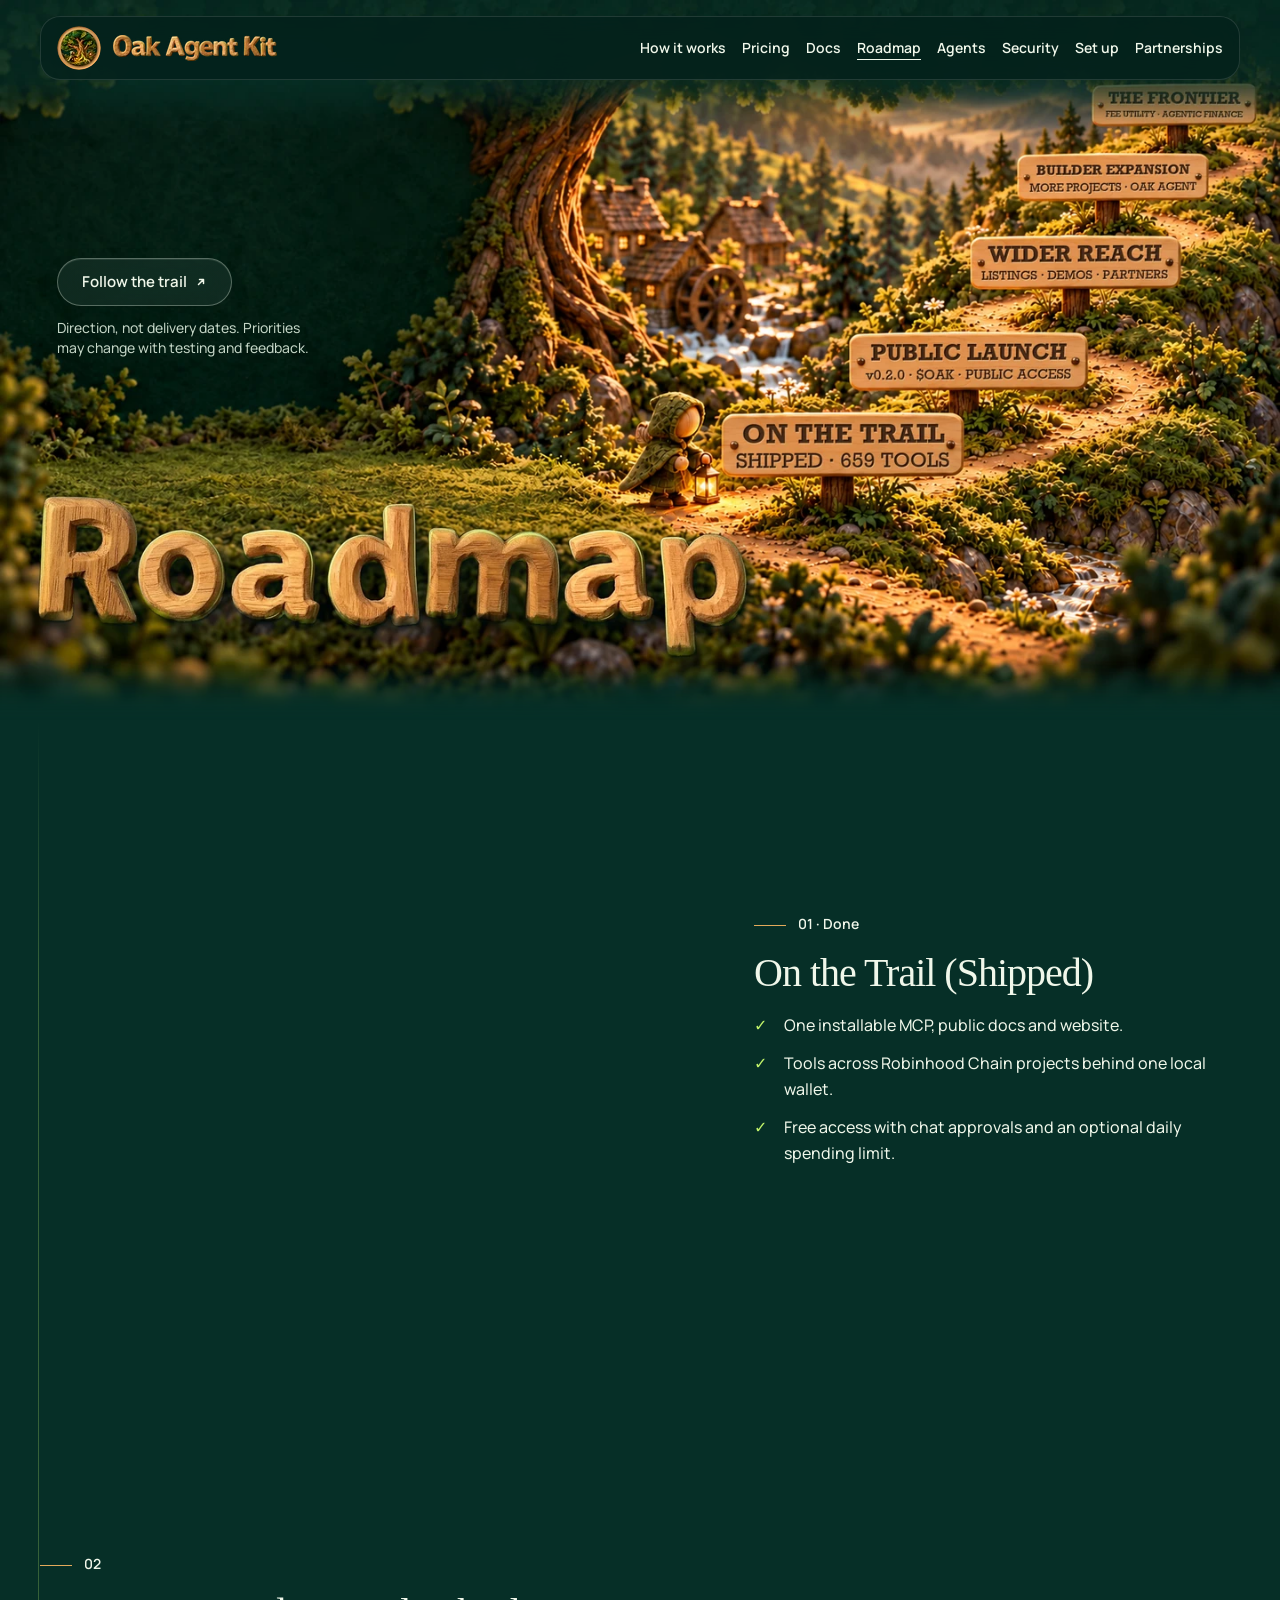
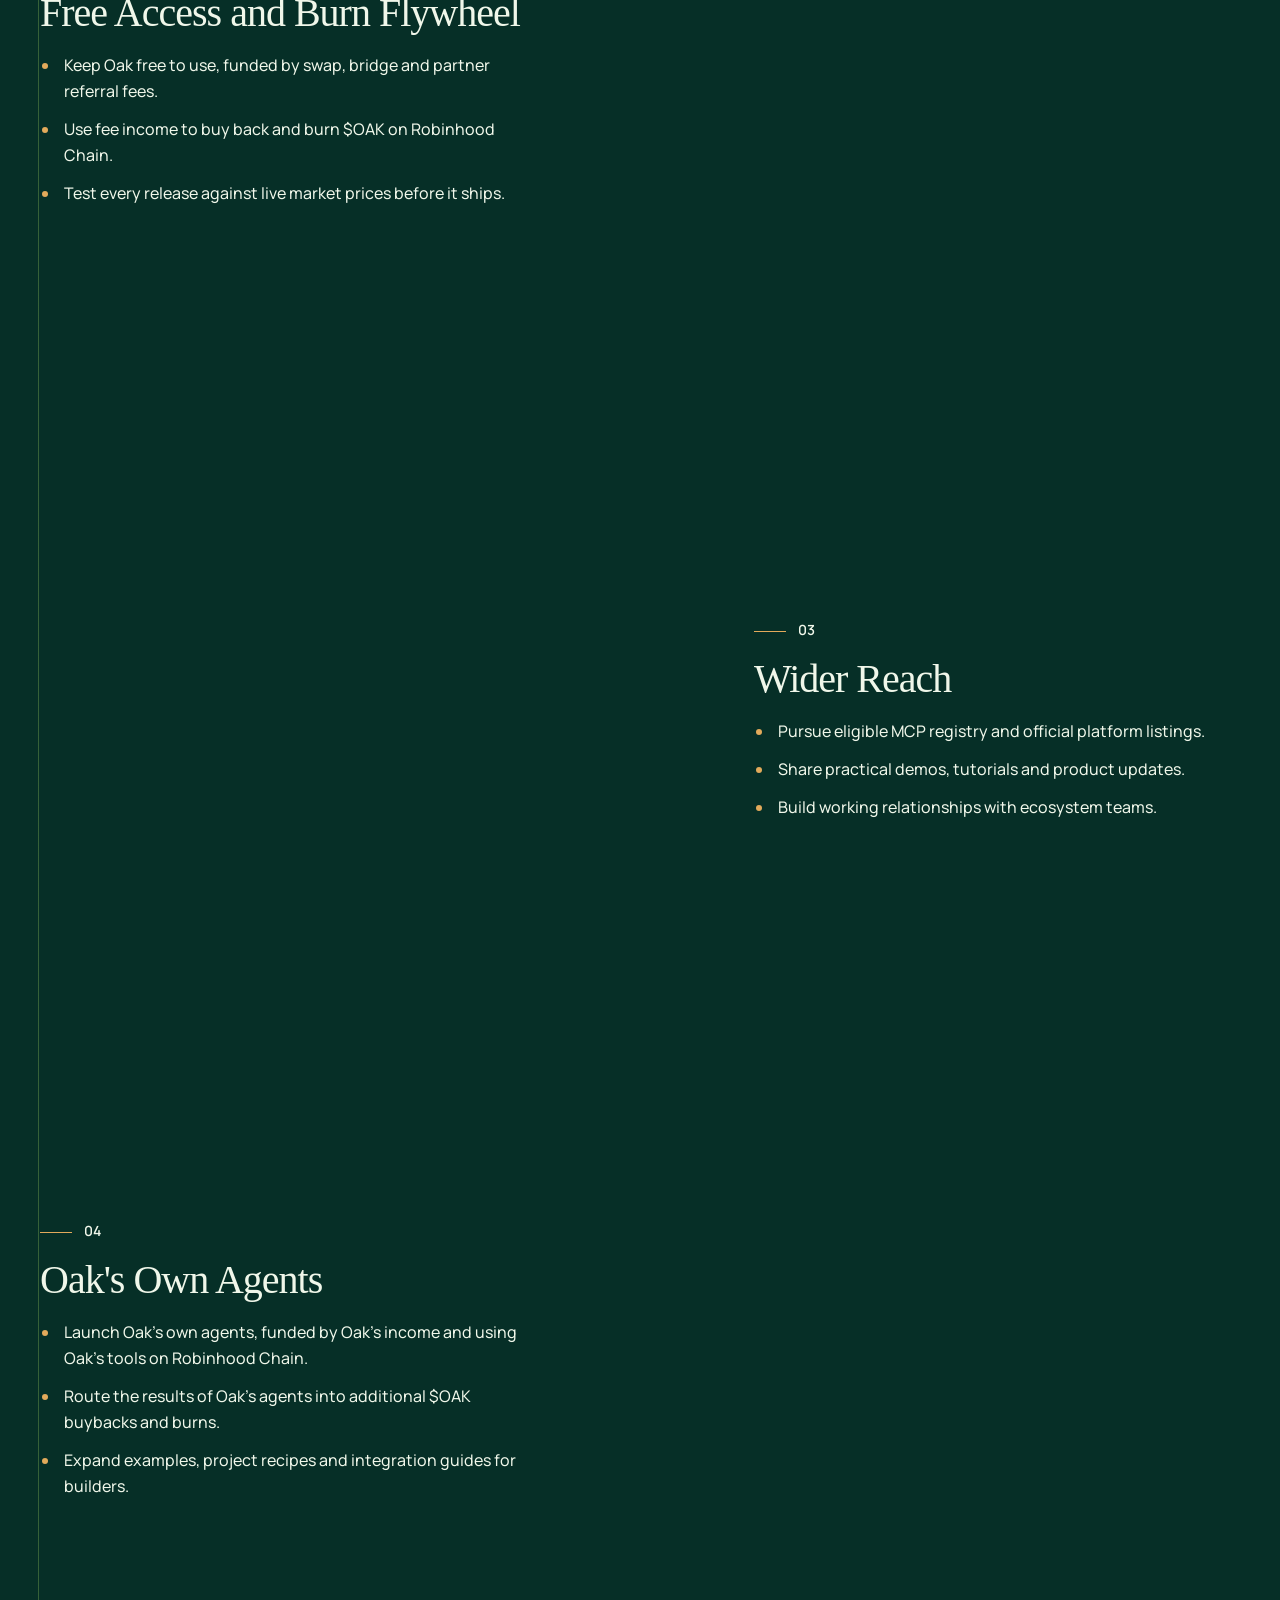
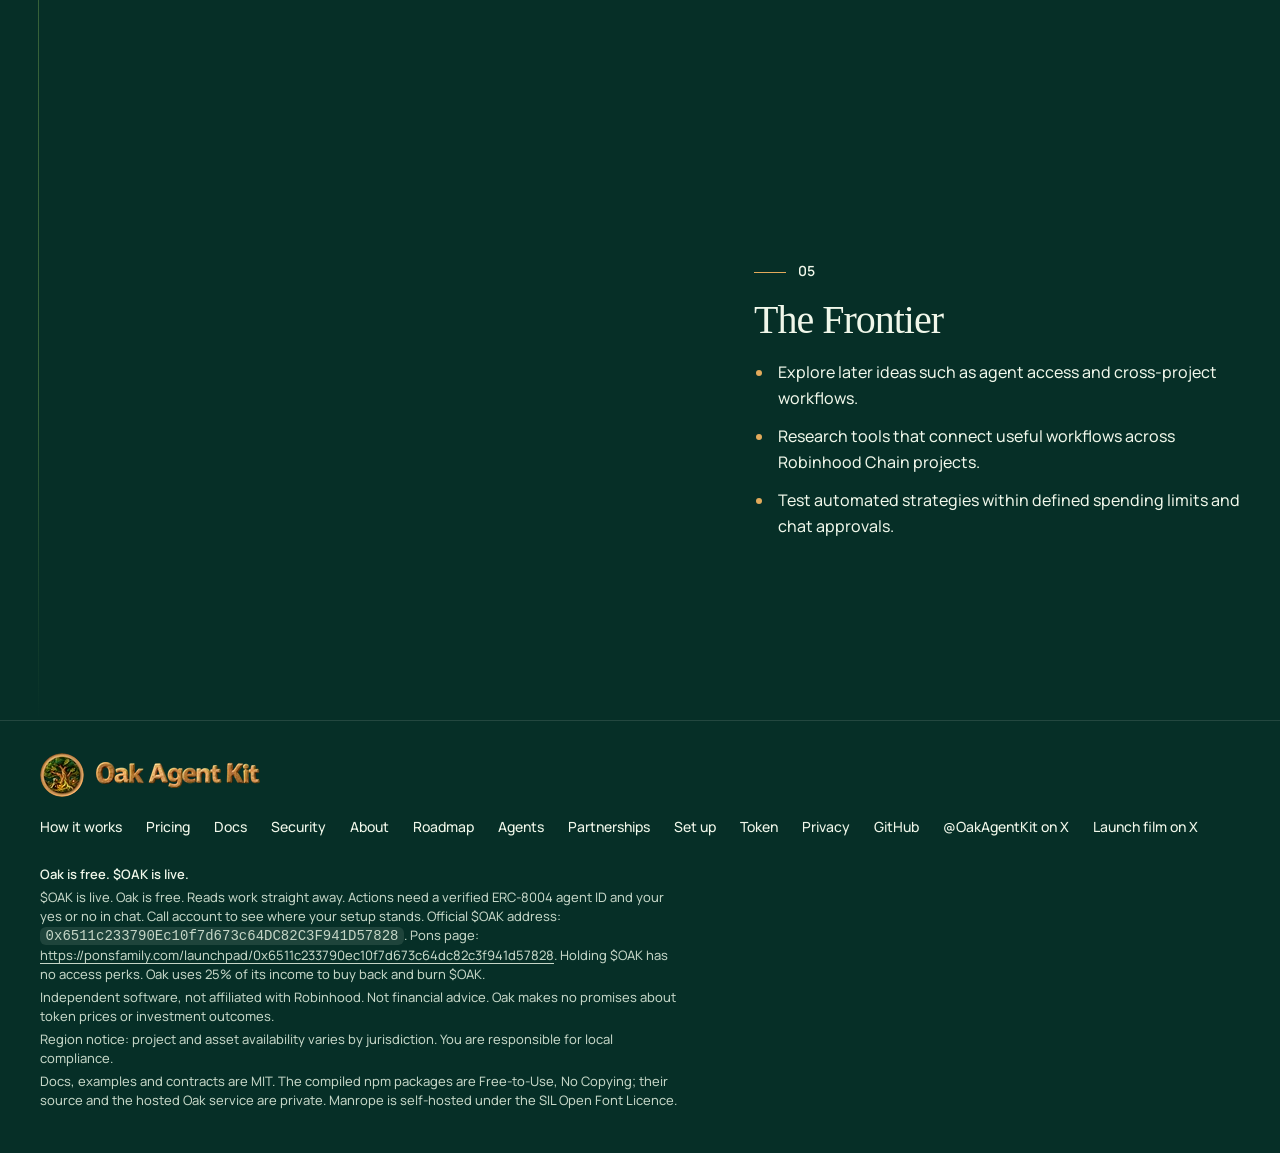
<file: roadmap.html>
<!doctype html>
<html lang="en">
<head>
<meta charset="utf-8">
<meta name="viewport" content="width=device-width, initial-scale=1">
<title>Oak roadmap | Oak Agent Kit</title>
<meta name="description" content="Follow Oak’s roadmap in five stages, from shipped tools to Oak’s own agents. It is direction, not delivery dates.">
<meta name="theme-color" content="#062F27">
<link rel="canonical" href="https://oakagentkit.org/roadmap.html">
<meta property="og:url" content="https://oakagentkit.org/roadmap.html">
<meta property="og:type" content="website">
<meta property="og:site_name" content="Oak Agent Kit">
<meta property="og:title" content="Oak roadmap | Oak Agent Kit">
<meta property="og:description" content="Follow Oak’s roadmap in five stages, from shipped tools to Oak’s own agents. It is direction, not delivery dates.">
<meta property="og:image" content="https://oakagentkit.org/03-og-card-1200x630.jpg">
<meta property="og:image:width" content="1200">
<meta property="og:image:height" content="630">
<meta property="og:image:alt" content="The Oak mark in a carved-wood medallion beside a felt diorama of the giant Oak tree at dusk.">
<meta name="twitter:card" content="summary_large_image">
<link rel="icon" type="image/svg+xml" href="a-avatar-32.svg">
<link rel="icon" type="image/png" sizes="32x32" href="favicon-32x32.png">
<link rel="apple-touch-icon" href="favicon-180x180.png">
<link rel="preload" href="Manrope.woff2" as="font" type="font/woff2" crossorigin>
<link rel="stylesheet" href="styles.css">
</head>
<body>
<a class="skip" href="#main">Skip to content</a>
<header class="scene-header is-dense">
<div class="scene-header-inner">
 <a class="scene-brand" href="index.html" aria-label="Oak Agent Kit, home">
<img class="brand-mark" src="oak-mark-44.webp" srcset="oak-mark-88.webp 2x, oak-mark-132.webp 3x" width="44" height="44" alt="">
<img class="brand-word" src="oak-wordmark-1x.webp" srcset="oak-wordmark-2x.webp 2x, oak-wordmark-3x.webp 3x" width="164" height="26" alt="">
</a>
 <nav class="desktop-nav" aria-label="Main">
<ul>
<li>
<a href="how-it-works.html">How it works</a>
</li>
<li>
<a href="pricing.html">Pricing</a>
</li>
<li>
<a href="docs.html">Docs</a>
</li>
<li>
<a href="roadmap.html" aria-current="page">Roadmap</a>
</li>
<li>
<a href="agents.html">Agents</a>
</li>
<li>
<a href="security.html">Security</a>
</li>
<li>
<a href="setup.html">Set up</a>
</li>
<li>
<a href="partnerships.html">Partnerships</a>
</li>
</ul>
</nav>
 <button class="menu-button" type="button" popovertarget="site-menu">Menu</button>
 <nav class="menu-panel" id="site-menu" popover aria-label="Main mobile">
<ul>
<li>
<a href="how-it-works.html">How it works</a>
</li>
<li>
<a href="pricing.html">Pricing</a>
</li>
<li>
<a href="docs.html">Docs</a>
</li>
<li>
<a href="roadmap.html" aria-current="page">Roadmap</a>
</li>
<li>
<a href="agents.html">Agents</a>
</li>
<li>
<a href="security.html">Security</a>
</li>
<li>
<a href="setup.html">Set up</a>
</li>
<li>
<a href="partnerships.html">Partnerships</a>
</li>
</ul>
</nav>
 </div>
</header>
<main id="main">
<div class="scene-opening">
<section class="scene-hero scene-roadmap" aria-labelledby="hero-title">
 <h1 id="hero-title" class="sr-only">Oak roadmap</h1>
 <picture class="scene-picture" aria-hidden="true">
 <source media="(max-width: 700px)" srcset="scene-roadmap-phone.webp" width="780" height="975">
 <img src="scene-roadmap-desktop.webp" width="1440" height="810" alt="" fetchpriority="high" decoding="async">
 </picture>
 <div class="hero-actions">
<a class="glass-pill" href="#on-the-trail">Follow the trail<svg class="pill-arrow" width="12" height="12" viewBox="0 0 12 12" aria-hidden="true" focusable="false">
<path d="M3.5 8.5l5-5M4.5 3.5h4v4" fill="none" stroke="currentColor" stroke-width="1.5" stroke-linecap="round" stroke-linejoin="round"/>
</svg>
</a>
<p class="hero-status">Direction, not delivery dates. Priorities may change with testing and feedback.</p>
</div>
 </section>
<div class="root-thread roadmap-stages">
<section class="story-stage copy-right art-roadmap-1" id="on-the-trail" aria-labelledby="on-the-trail-title">
<picture aria-hidden="true">
<source media="(max-width: 700px)" srcset="stage-roadmap-1-phone.webp" width="780" height="780">
<img src="stage-roadmap-1.webp" width="1440" height="966" alt="" loading="lazy" decoding="async">
</picture>
<div class="stage-copy">
<p class="chapter">01 · Done</p>
<h2 id="on-the-trail-title">On the Trail (Shipped)</h2>
<ul class="roadmap-items" role="list">
<li>
<span class="roadmap-check" aria-hidden="true">✓</span>
<span class="sr-only">Done: </span>One installable MCP, public docs and website.</li>
<li>
<span class="roadmap-check" aria-hidden="true">✓</span>
<span class="sr-only">Done: </span>Tools across Robinhood Chain projects behind one local wallet.</li>
<li>
<span class="roadmap-check" aria-hidden="true">✓</span>
<span class="sr-only">Done: </span>Free access with chat approvals and an optional daily spending limit.</li>
</ul>
</div>
</section>
<section class="story-stage copy-left art-roadmap-2" id="public-launch" aria-labelledby="public-launch-title">
<picture aria-hidden="true">
<source media="(max-width: 700px)" srcset="stage-roadmap-2-phone.webp" width="780" height="780">
<img src="stage-roadmap-2.webp" width="1440" height="966" alt="" loading="lazy" decoding="async">
</picture>
<div class="stage-copy">
<p class="chapter">02</p>
<h2 id="public-launch-title">Free Access and Burn Flywheel</h2>
<ul class="roadmap-items" role="list">
<li>Keep Oak free to use, funded by swap, bridge and partner referral fees.</li>
<li>Use fee income to buy back and burn $OAK on Robinhood Chain.</li>
<li>Test every release against live market prices before it ships.</li>
</ul>
</div>
</section>
<section class="story-stage copy-right art-roadmap-3" id="wider-reach" aria-labelledby="wider-reach-title">
<picture aria-hidden="true">
<source media="(max-width: 700px)" srcset="stage-roadmap-3-phone.webp" width="780" height="780">
<img src="stage-roadmap-3.webp" width="1440" height="966" alt="" loading="lazy" decoding="async">
</picture>
<div class="stage-copy">
<p class="chapter">03</p>
<h2 id="wider-reach-title">Wider Reach</h2>
<ul class="roadmap-items" role="list">
<li>Pursue eligible MCP registry and official platform listings.</li>
<li>Share practical demos, tutorials and product updates.</li>
<li>Build working relationships with ecosystem teams.</li>
</ul>
</div>
</section>
<section class="story-stage copy-left art-roadmap-4" id="builder-expansion" aria-labelledby="builder-expansion-title">
<picture aria-hidden="true">
<source media="(max-width: 700px)" srcset="stage-roadmap-4-phone.webp" width="780" height="780">
<img src="stage-roadmap-4.webp" width="1440" height="966" alt="" loading="lazy" decoding="async">
</picture>
<div class="stage-copy">
<p class="chapter">04</p>
<h2 id="builder-expansion-title">Oak's Own Agents</h2>
<ul class="roadmap-items" role="list">
<li>Launch Oak's own agents, funded by Oak's income and using Oak's tools on Robinhood Chain.</li>
<li>Route the results of Oak's agents into additional $OAK buybacks and burns.</li>
<li>Expand examples, project recipes and integration guides for builders.</li>
</ul>
</div>
</section>
<section class="story-stage copy-right art-roadmap-5" id="the-frontier" aria-labelledby="the-frontier-title">
<picture aria-hidden="true">
<source media="(max-width: 700px)" srcset="stage-roadmap-5-phone.webp" width="780" height="780">
<img src="stage-roadmap-5.webp" width="1440" height="966" alt="" loading="lazy" decoding="async">
</picture>
<div class="stage-copy">
<p class="chapter">05</p>
<h2 id="the-frontier-title">The Frontier</h2>
<ul class="roadmap-items" role="list">
<li>Explore later ideas such as agent access and cross-project workflows.</li>
<li>Research tools that connect useful workflows across Robinhood Chain projects.</li>
<li>Test automated strategies within defined spending limits and chat approvals.</li>
</ul>
</div>
</section>
</div>
</div>
</main>
<footer class="scene-footer">
<div class="scene-footer-inner">
<div class="scene-footer-top">
<a class="scene-brand" href="index.html" aria-label="Oak Agent Kit, home">
<img class="brand-mark" src="oak-mark-44.webp" srcset="oak-mark-88.webp 2x, oak-mark-132.webp 3x" width="44" height="44" alt="" loading="lazy">
<img class="brand-word" src="oak-wordmark-1x.webp" srcset="oak-wordmark-2x.webp 2x, oak-wordmark-3x.webp 3x" width="164" height="26" alt="" loading="lazy">
</a>
<nav aria-label="Footer">
<ul>
<li>
<a href="how-it-works.html">How it works</a>
</li>
<li>
<a href="pricing.html">Pricing</a>
</li>
<li>
<a href="docs.html">Docs</a>
</li>
<li>
<a href="security.html">Security</a>
</li>
<li>
<a href="about.html">About</a>
</li>
<li>
<a href="roadmap.html">Roadmap</a>
</li>
<li>
<a href="agents.html">Agents</a>
</li>
<li>
<a href="partnerships.html">Partnerships</a>
</li>
<li>
<a href="setup.html">Set up</a>
</li>
<li>
<a href="token.html">Token</a>
</li>
<li>
<a href="privacy.html">Privacy</a>
</li>
<li>
<a href="https://github.com/OakAgentKit/oak">GitHub</a>
</li>
<li>
<a href="https://x.com/OakAgentKit">@OakAgentKit on X</a>
</li>
<li>
<a href="https://x.com/OakAgentKit/status/2119114741234974988">Launch film on X</a>
</li>
</ul>
</nav>
</div>
 <p class="footer-status">Oak is free. $OAK is live.</p>
 <p>$OAK is live. Oak is free. Reads work straight away. Actions need a verified ERC-8004 agent ID and your yes or no in chat. Call account to see where your setup stands. Official $OAK address: <code class="token-address">0x6511c233790Ec10f7d673c64DC82C3F941D57828</code>. Pons page: <a href="https://ponsfamily.com/launchpad/0x6511c233790ec10f7d673c64dc82c3f941d57828">https://ponsfamily.com/launchpad/0x6511c233790ec10f7d673c64dc82c3f941d57828</a>. Holding $OAK has no access perks. Oak uses 25% of its income to buy back and burn $OAK.</p>
 <p>Independent software, not affiliated with Robinhood. Not financial advice. Oak makes no promises about token prices or investment outcomes.</p>
 <p>Region notice: project and asset availability varies by jurisdiction. You are responsible for local compliance.</p>
 <p class="fine">Docs, examples and contracts are MIT. The compiled npm packages are Free-to-Use, No Copying; their source and the hosted Oak service are private. Manrope is self-hosted under the SIL Open Font Licence.</p>
</div>
</footer>
</body>
</html>
</file>
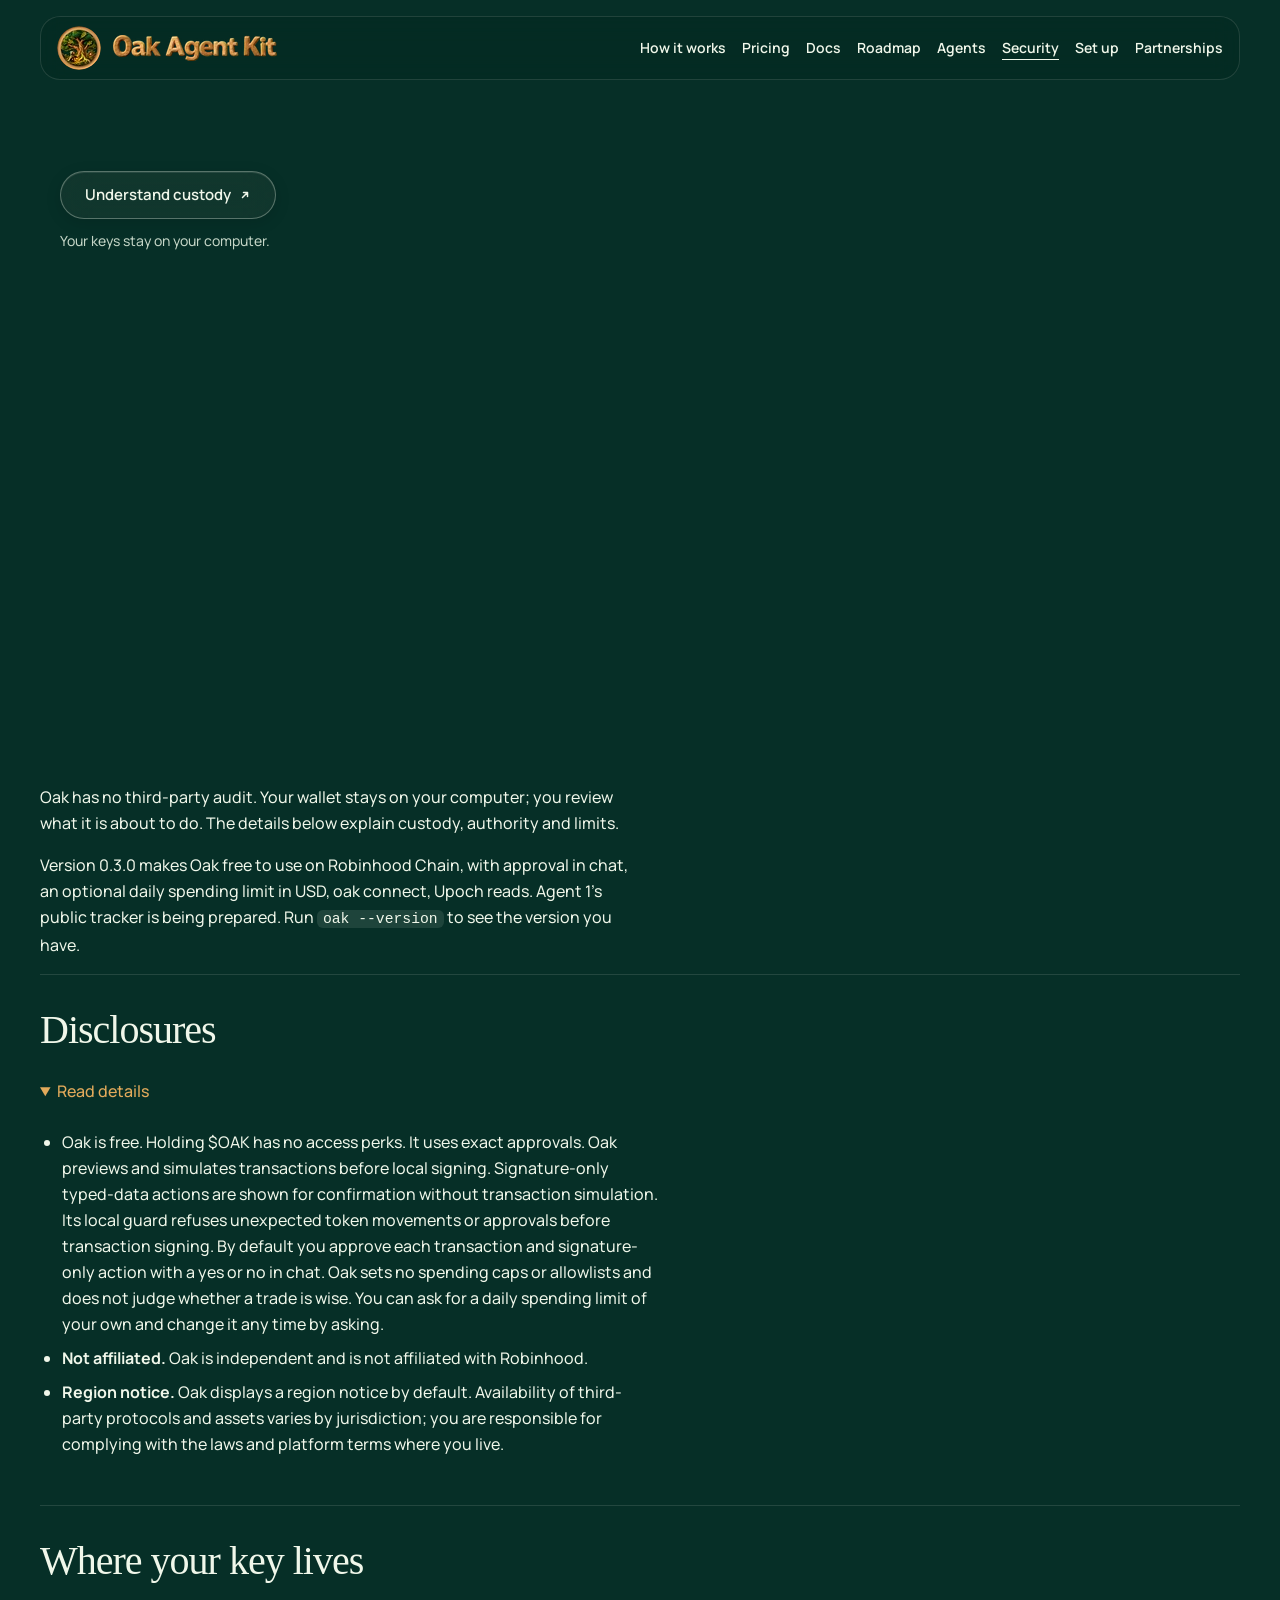
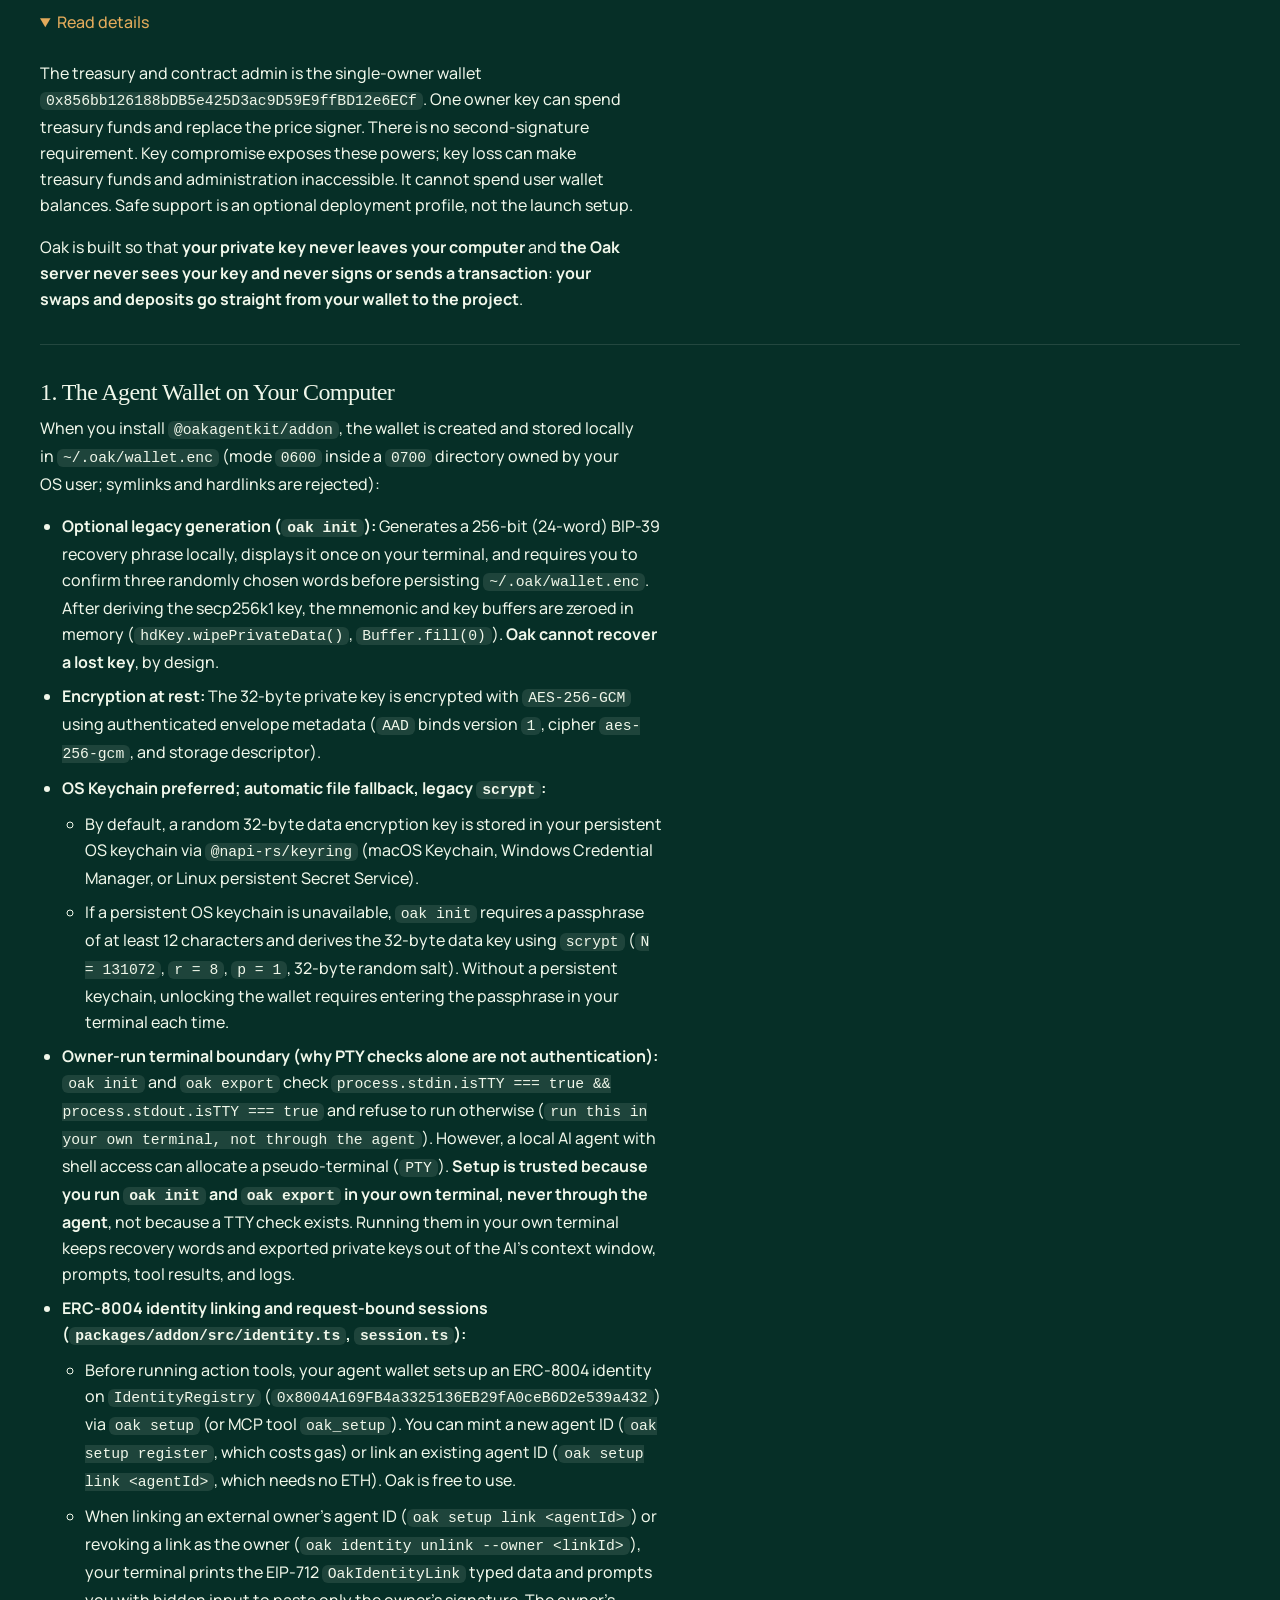
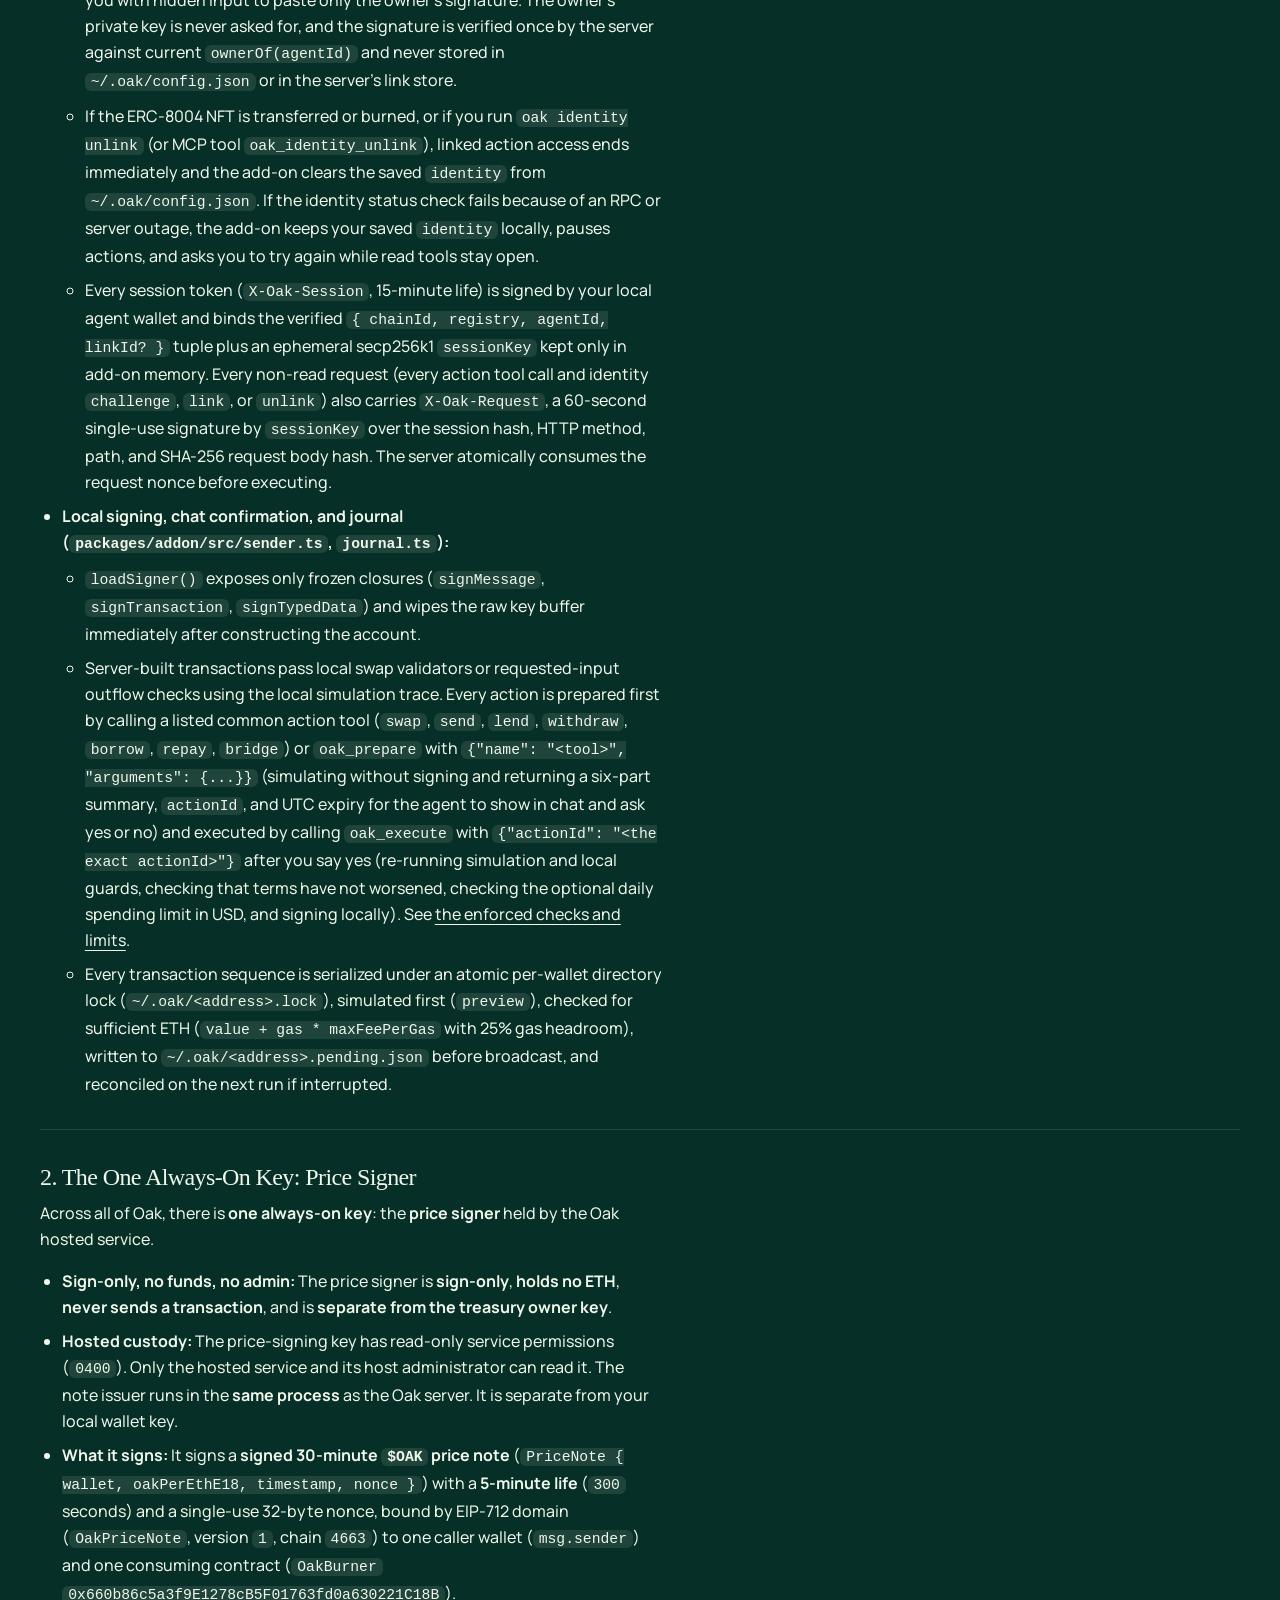
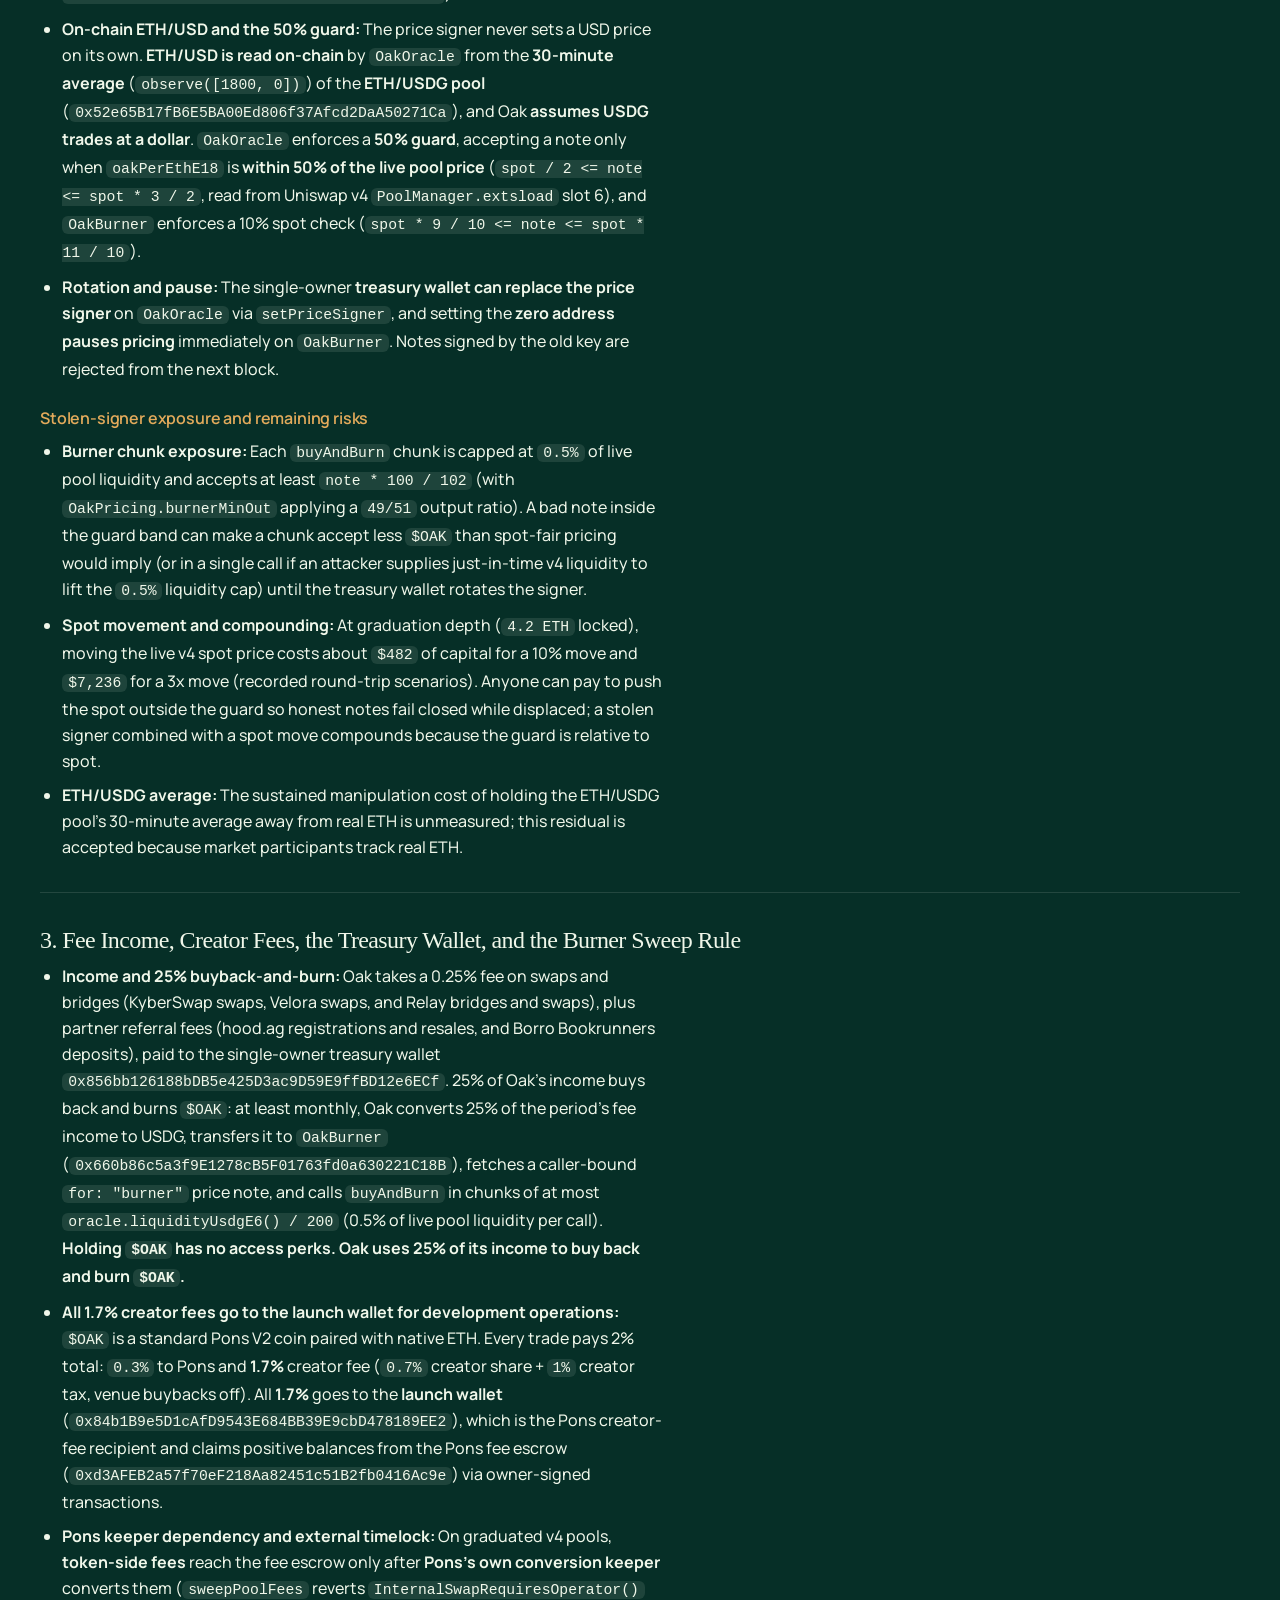
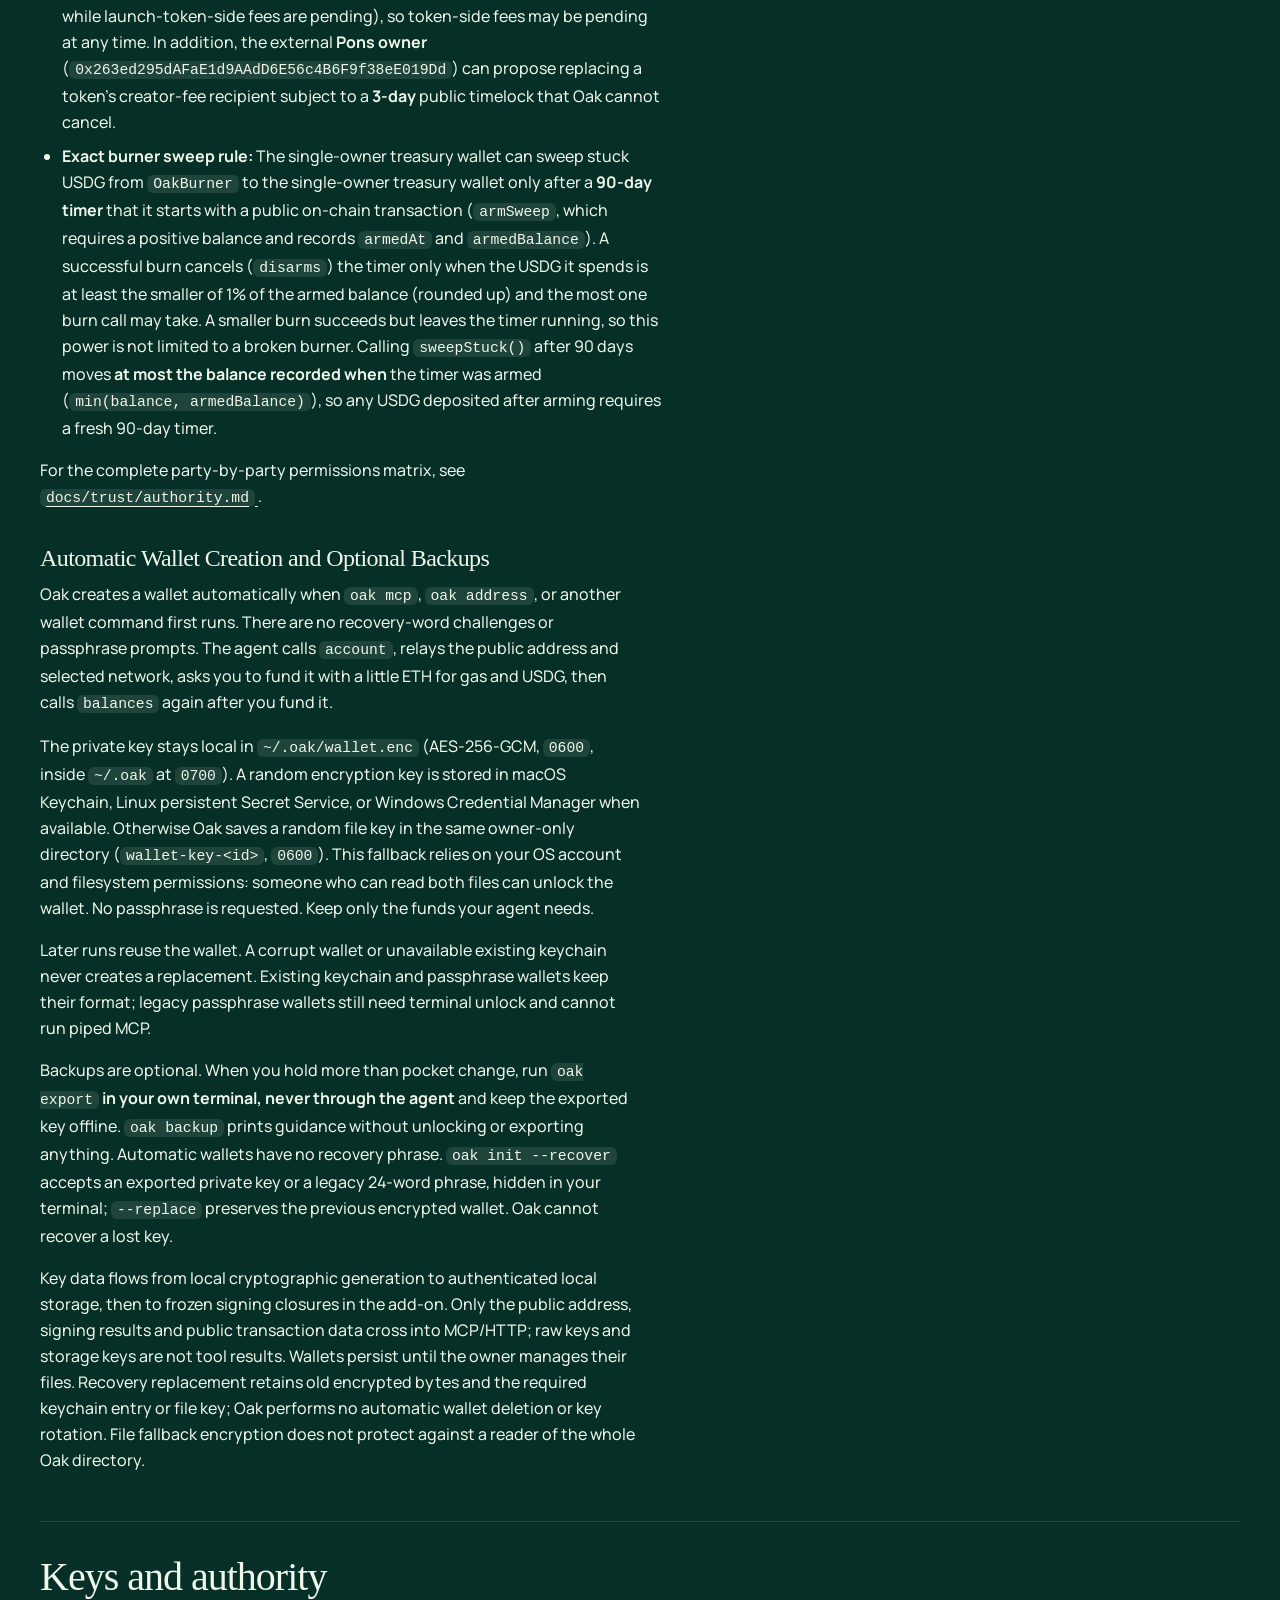
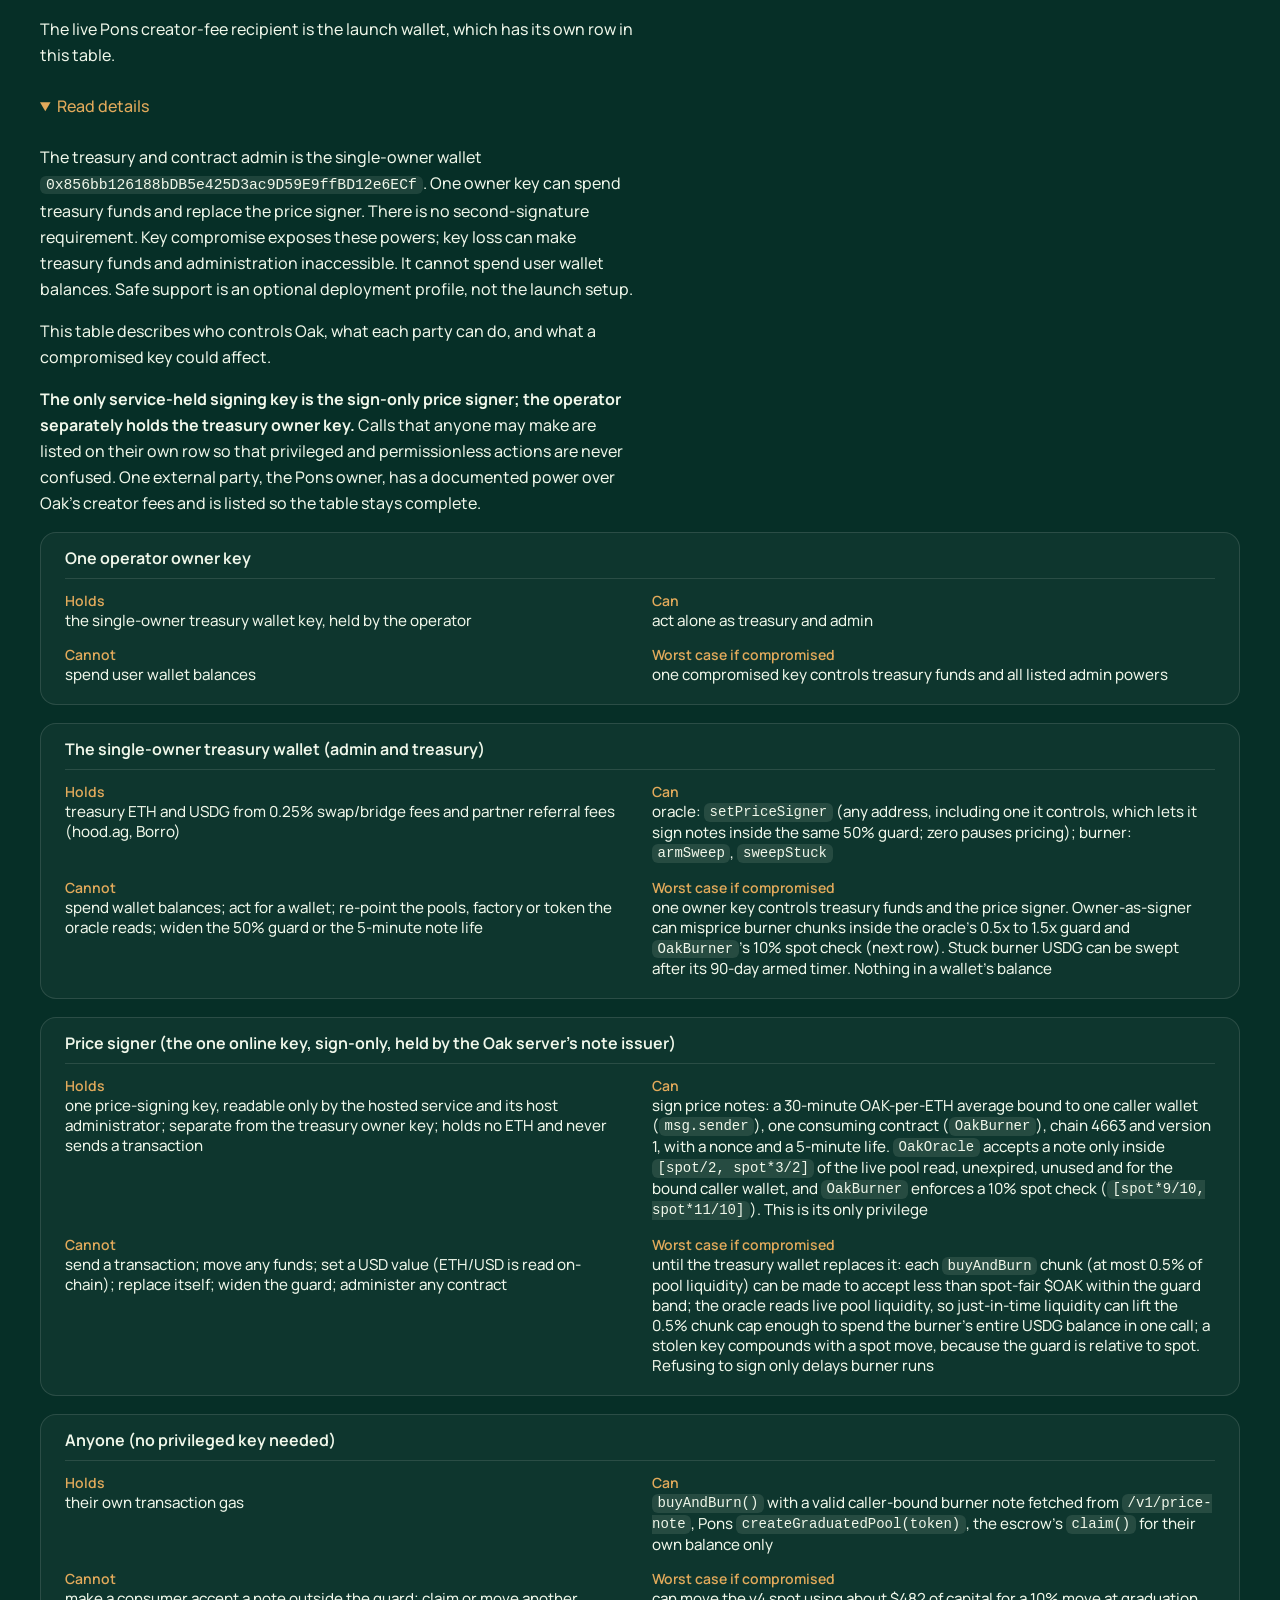
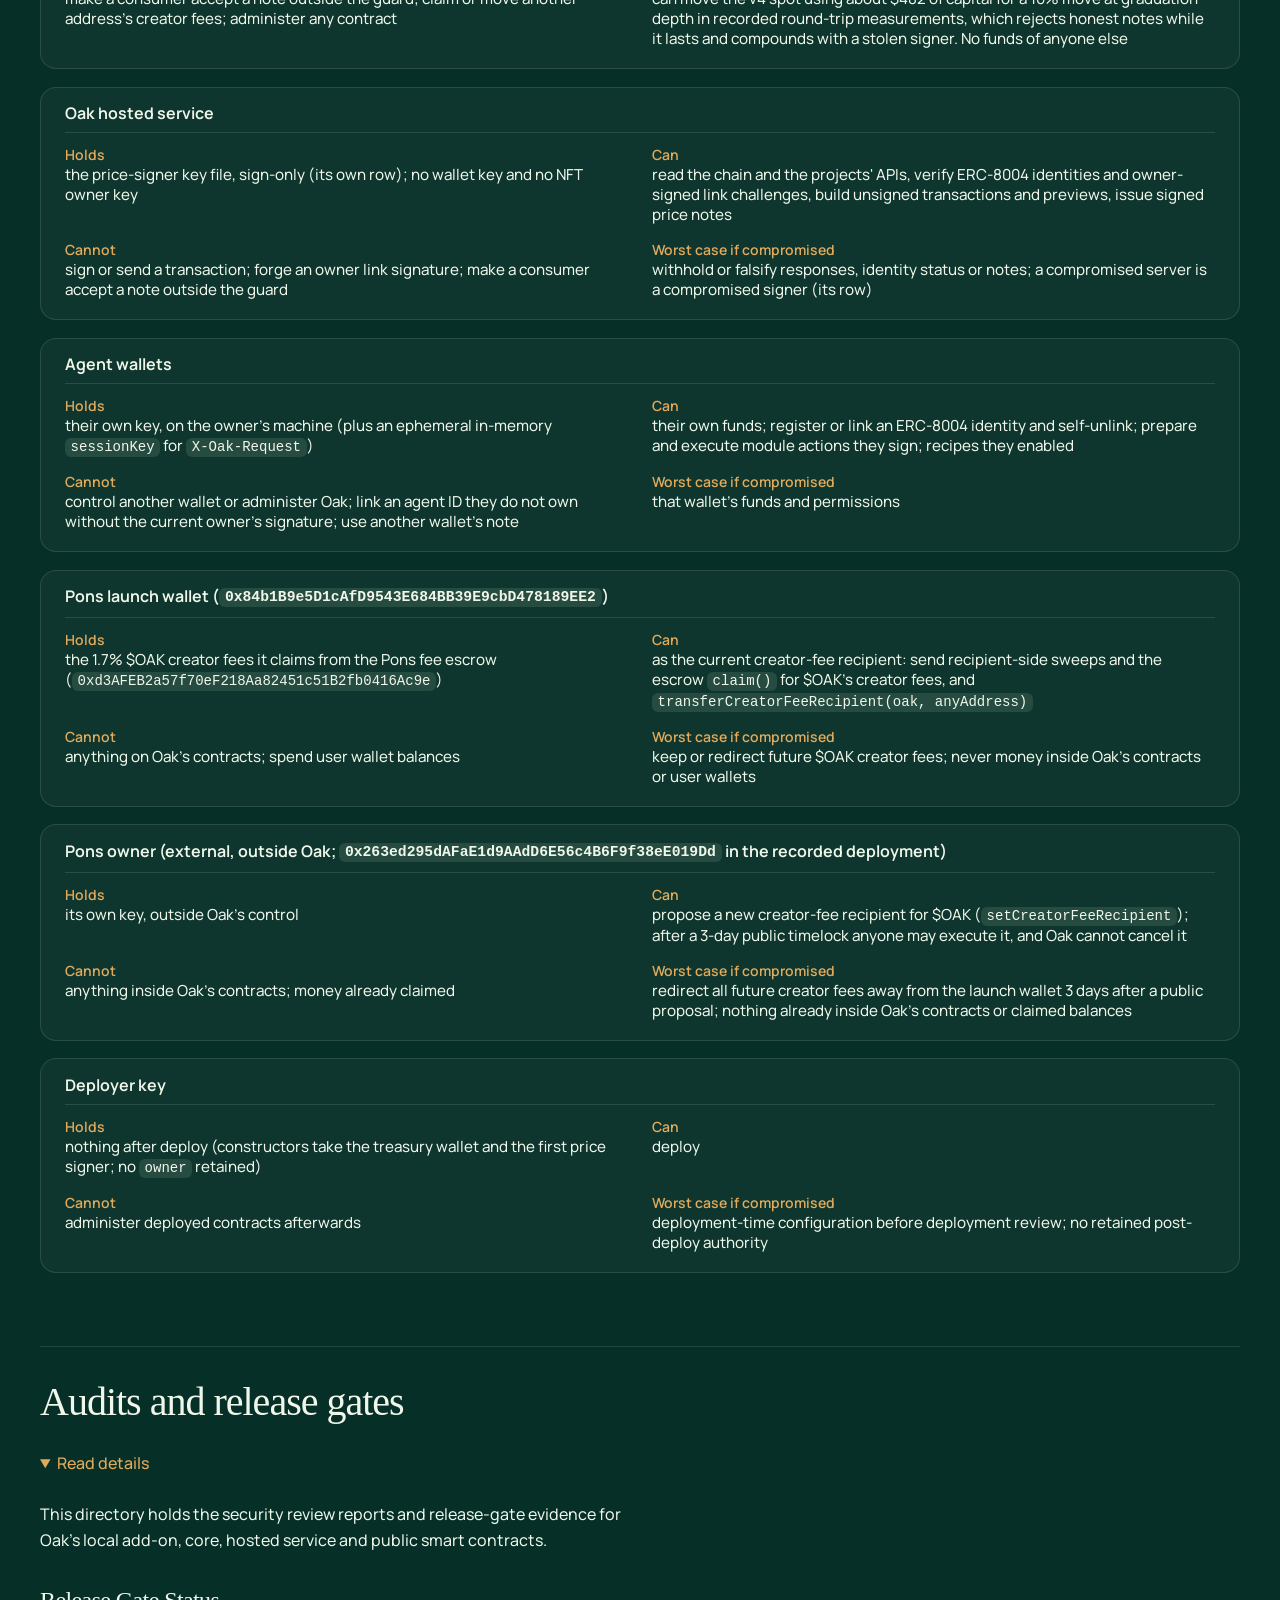
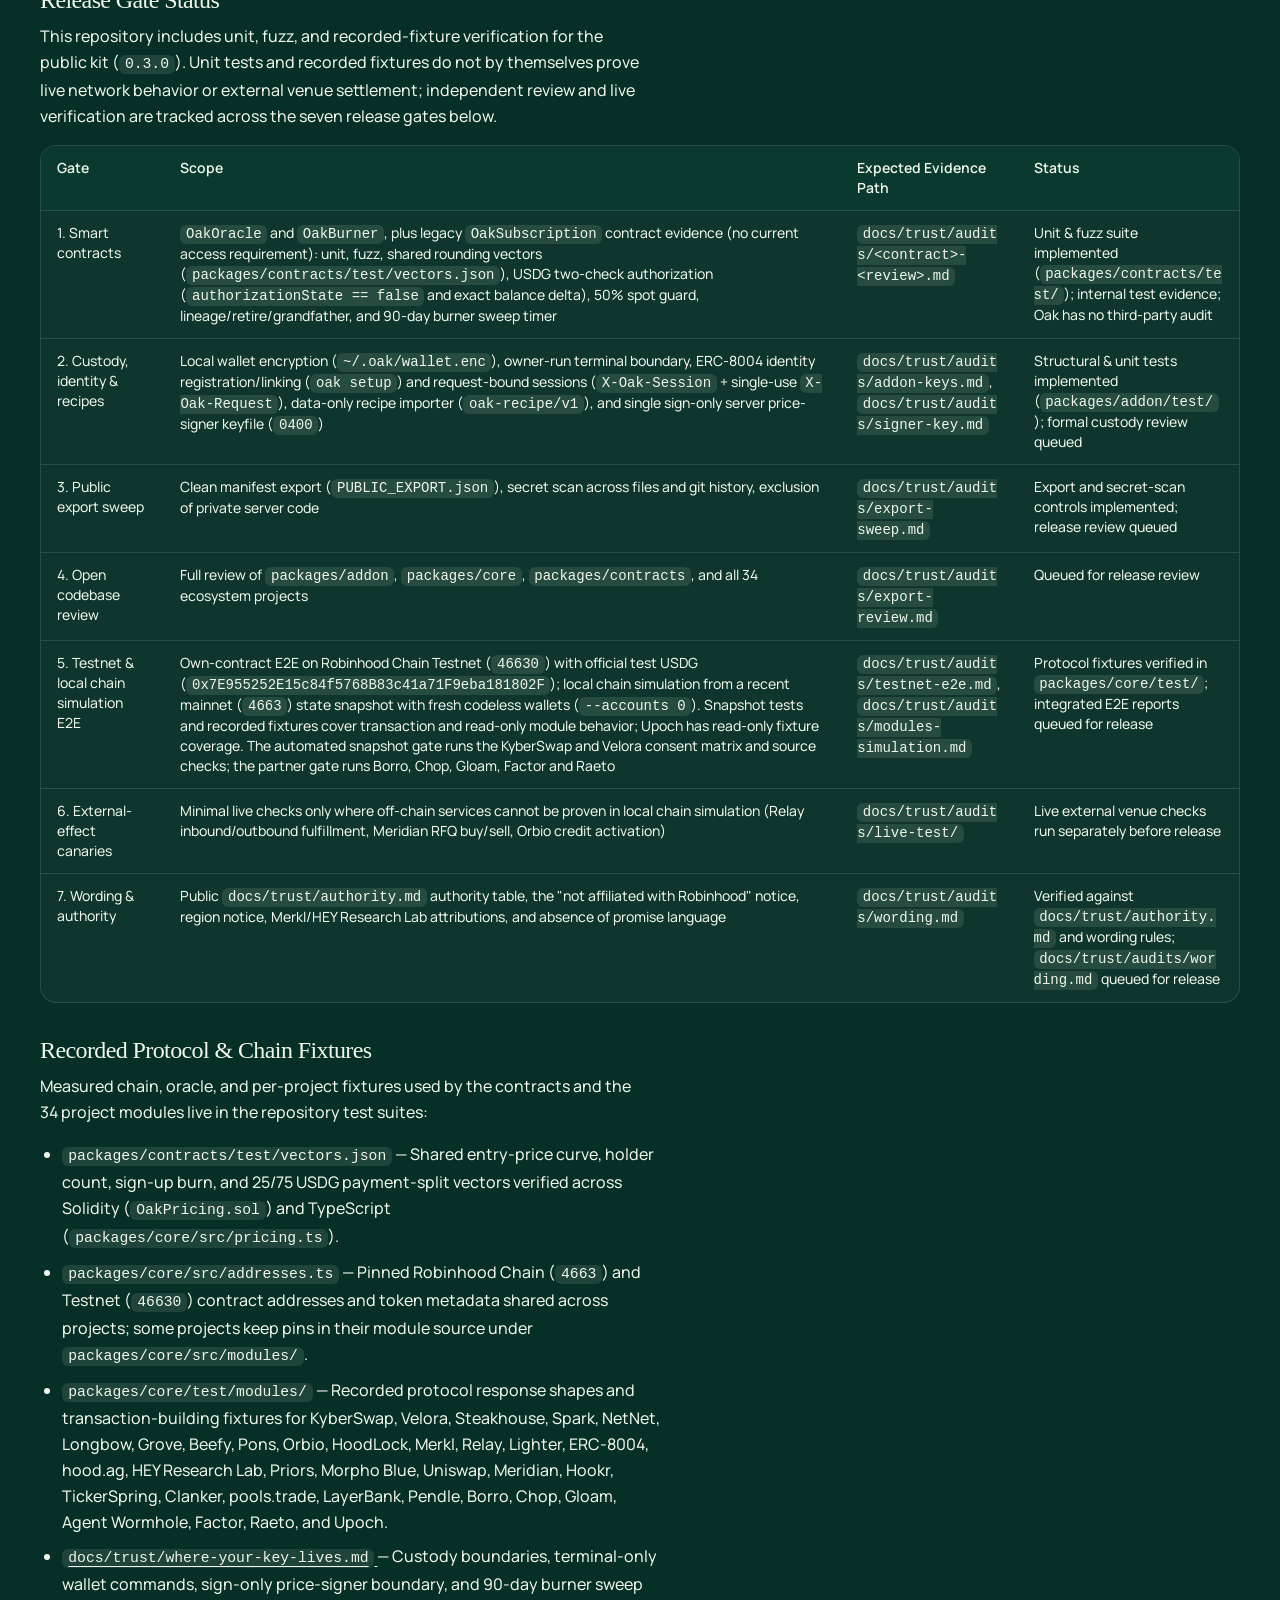
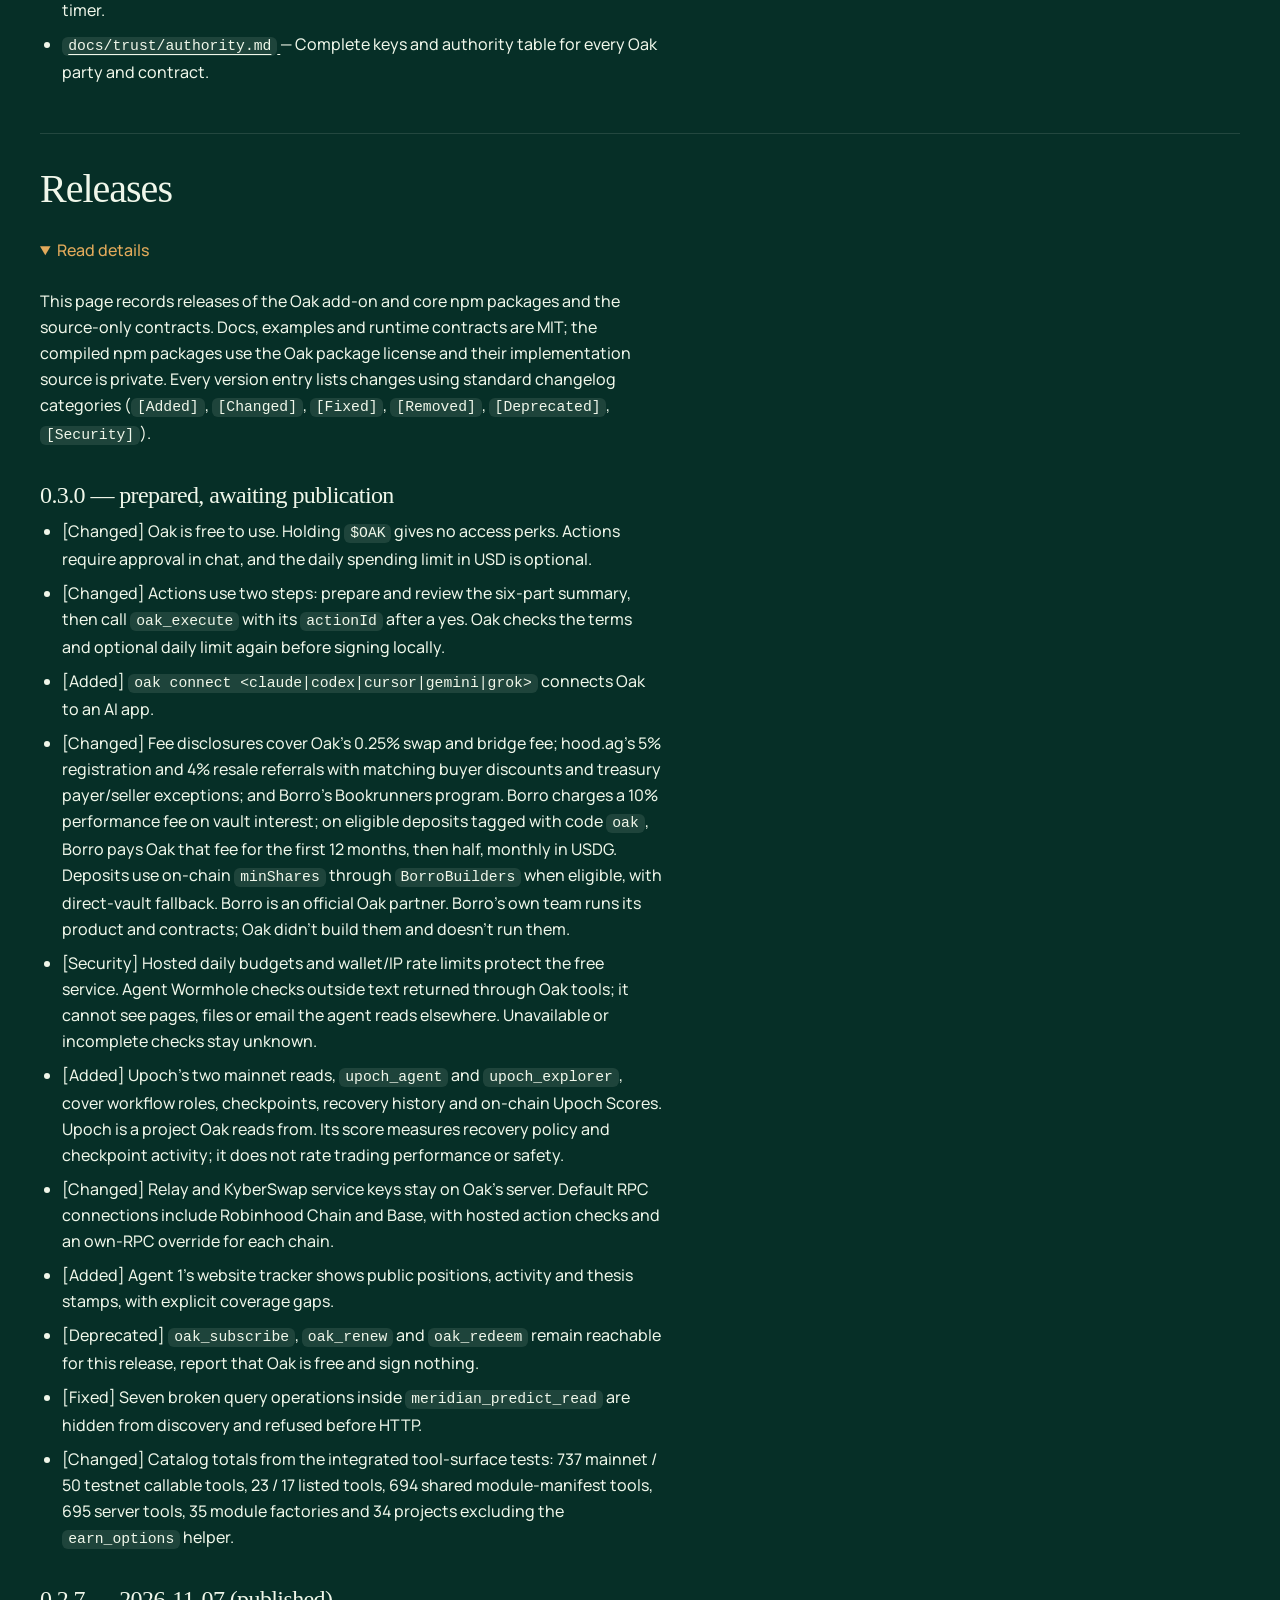
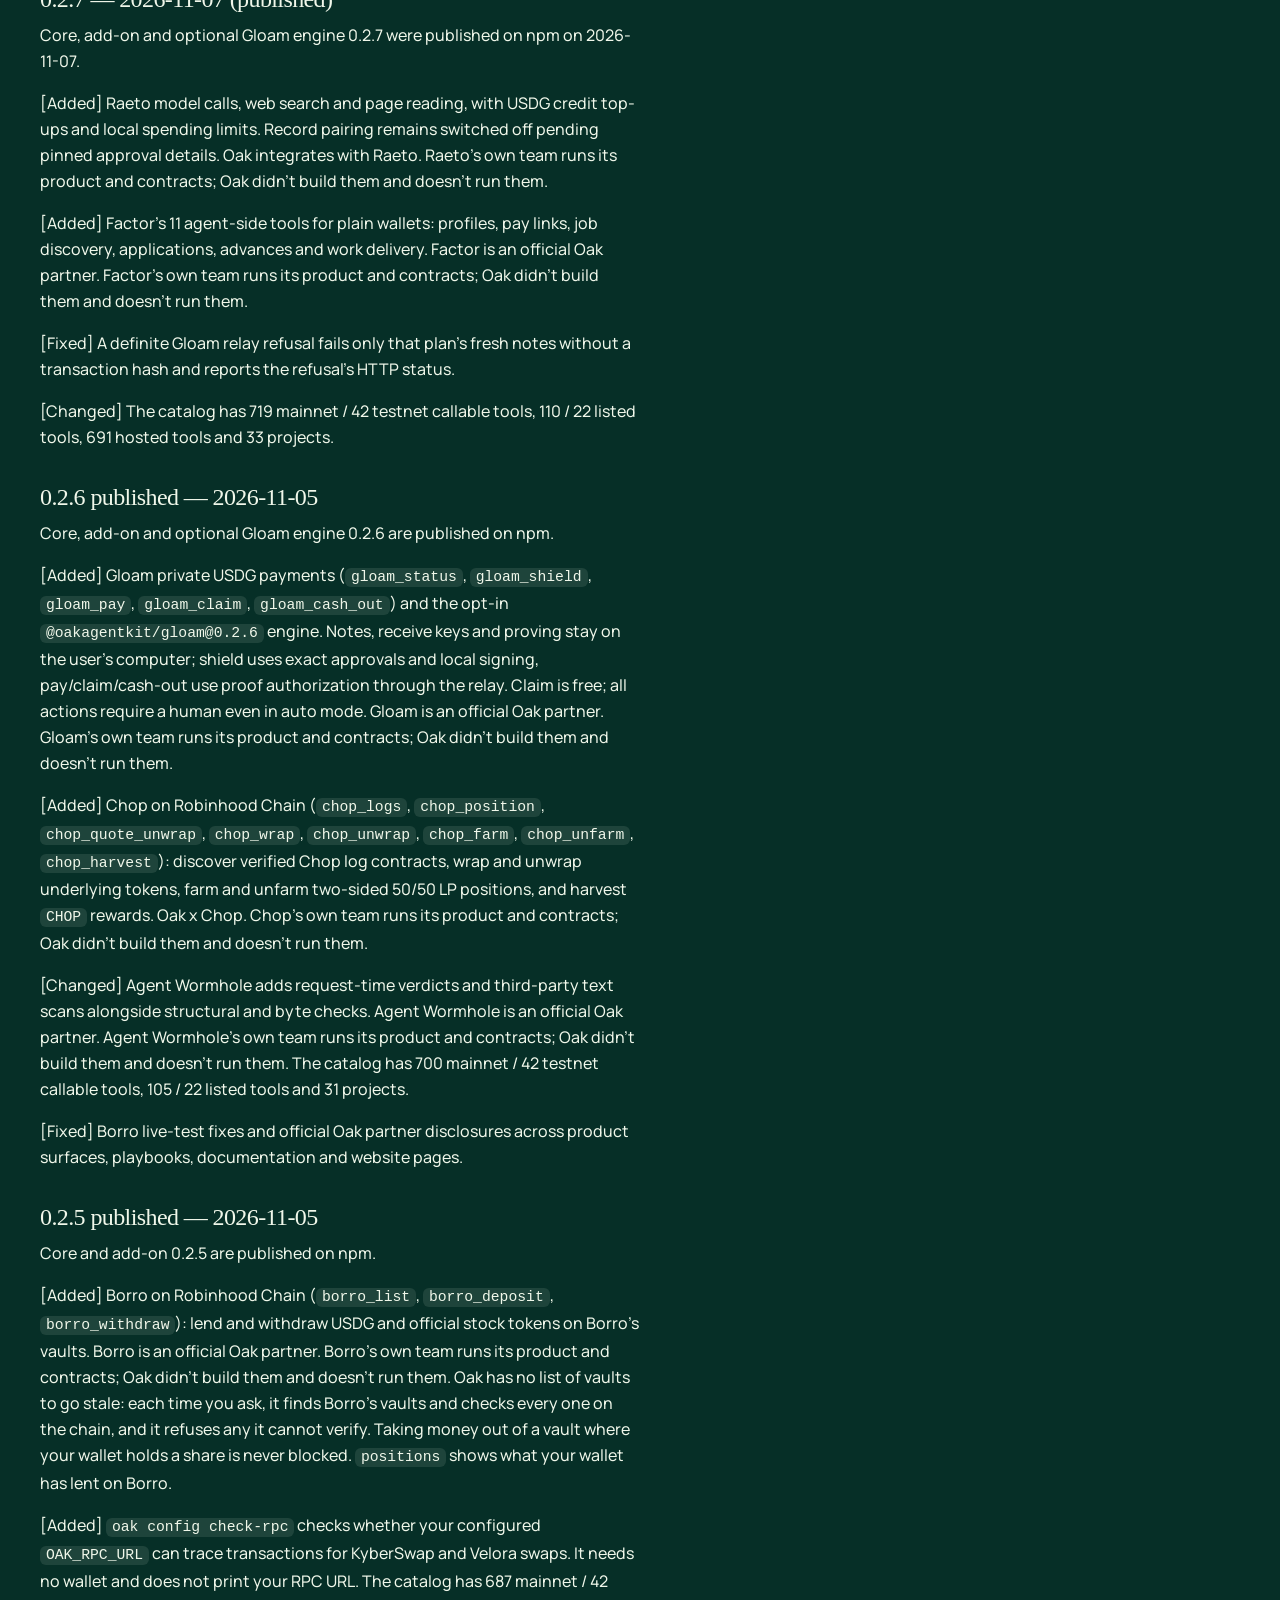
<file: security.html>
<!doctype html>
<html lang="en">
<head>
<meta charset="utf-8">
<meta name="viewport" content="width=device-width, initial-scale=1">
<title>Security and trust: where your key lives and who holds what | Oak Agent Kit</title>
<meta name="description" content="Your private key never leaves your computer. Read exactly who holds which key, the full authority table, the audit and release gates, and how to report a vulnerability.">
<meta name="theme-color" content="#062F27">
<link rel="canonical" href="https://oakagentkit.org/security.html">
<meta property="og:url" content="https://oakagentkit.org/security.html">
<meta property="og:type" content="website">
<meta property="og:site_name" content="Oak Agent Kit">
<meta property="og:title" content="Security and trust: where your key lives and who holds what | Oak Agent Kit">
<meta property="og:description" content="Your private key never leaves your computer. Read exactly who holds which key, the full authority table, the audit and release gates, and how to report a vulnerability.">
<meta property="og:image" content="https://oakagentkit.org/03-og-card-1200x630.jpg">
<meta property="og:image:width" content="1200">
<meta property="og:image:height" content="630">
<meta property="og:image:alt" content="The Oak mark in a carved-wood medallion beside a felt diorama of the giant Oak tree at dusk.">
<meta name="twitter:card" content="summary_large_image">
<link rel="icon" type="image/svg+xml" href="a-avatar-32.svg">
<link rel="icon" type="image/png" sizes="32x32" href="favicon-32x32.png">
<link rel="apple-touch-icon" href="favicon-180x180.png">
<link rel="preload" href="Manrope.woff2" as="font" type="font/woff2" crossorigin>
<link rel="stylesheet" href="styles.css">
</head>
<body>
<a class="skip" href="#main">Skip to content</a>
<header class="scene-header">
<div class="scene-header-inner">
 <a class="scene-brand" href="index.html" aria-label="Oak Agent Kit, home">
<img class="brand-mark" src="oak-mark-44.webp" srcset="oak-mark-88.webp 2x, oak-mark-132.webp 3x" width="44" height="44" alt="">
<img class="brand-word" src="oak-wordmark-1x.webp" srcset="oak-wordmark-2x.webp 2x, oak-wordmark-3x.webp 3x" width="164" height="26" alt="">
</a>
 <nav class="desktop-nav" aria-label="Main">
<ul>
<li>
<a href="how-it-works.html">How it works</a>
</li>
<li>
<a href="pricing.html">Pricing</a>
</li>
<li>
<a href="docs.html">Docs</a>
</li>
<li>
<a href="roadmap.html">Roadmap</a>
</li>
<li>
<a href="agents.html">Agents</a>
</li>
<li>
<a href="security.html" aria-current="page">Security</a>
</li>
<li>
<a href="setup.html">Set up</a>
</li>
<li>
<a href="partnerships.html">Partnerships</a>
</li>
</ul>
</nav>
 <button class="menu-button" type="button" popovertarget="site-menu">Menu</button>
 <nav class="menu-panel" id="site-menu" popover aria-label="Main mobile">
<ul>
<li>
<a href="how-it-works.html">How it works</a>
</li>
<li>
<a href="pricing.html">Pricing</a>
</li>
<li>
<a href="docs.html">Docs</a>
</li>
<li>
<a href="roadmap.html">Roadmap</a>
</li>
<li>
<a href="agents.html">Agents</a>
</li>
<li>
<a href="security.html" aria-current="page">Security</a>
</li>
<li>
<a href="setup.html">Set up</a>
</li>
<li>
<a href="partnerships.html">Partnerships</a>
</li>
</ul>
</nav>
 </div>
</header>
<main id="main">
<div class="scene-opening">
<section class="scene-hero scene-security" aria-labelledby="hero-title">
 <h1 id="hero-title" class="sr-only">Security</h1>
 <picture class="scene-picture" aria-hidden="true">
 <source media="(max-width: 700px)" srcset="scene-security-phone.webp" width="780" height="975">
 <img src="scene-security-desktop.webp" width="1440" height="810" alt="" fetchpriority="high" decoding="async">
 </picture>
 <div class="hero-actions">
<a class="glass-pill" href="security.html#key">Understand custody<svg class="pill-arrow" width="12" height="12" viewBox="0 0 12 12" aria-hidden="true" focusable="false">
<path d="M3.5 8.5l5-5M4.5 3.5h4v4" fill="none" stroke="currentColor" stroke-width="1.5" stroke-linecap="round" stroke-linejoin="round"/>
</svg>
</a>
<p class="hero-status">Your keys stay on your computer.</p>
</div>
 </section>
<div class="page-body">
<div class="wrap">
<div class="prose wide">
<p>Oak has no third-party audit. Your wallet stays on your computer; you review what it is about to do. The details below explain custody, authority and limits.</p>
<p>Version 0.3.0 makes Oak free to use on Robinhood Chain, with approval in chat, an optional daily spending limit in USD, oak connect, Upoch reads. Agent 1's public tracker is being prepared. Run <code>oak --version</code> to see the version you have.</p>
<section class="doc-part" id="disclosures">
<h2>Disclosures</h2>
<details open class="reference-detail">
<summary>Read details</summary>
<ul>
<li>Oak is free. Holding $OAK has no access perks. It uses exact approvals. Oak previews and simulates transactions before local signing. Signature-only typed-data actions are shown for confirmation without transaction simulation. Its local guard refuses unexpected token movements or approvals before transaction signing. By default you approve each transaction and signature-only action with a yes or no in chat. Oak sets no spending caps or allowlists and does not judge whether a trade is wise. You can ask for a daily spending limit of your own and change it any time by asking.</li>
<li>
<strong>Not affiliated.</strong> Oak is independent and is not affiliated with Robinhood.</li>
<li>
<strong>Region notice.</strong> Oak displays a region notice by default. Availability of third-party protocols and assets varies by jurisdiction; you are responsible for complying with the laws and platform terms where you live.</li>
</ul>
</details>
</section>
<section class="doc-part" id="key">
<h2>Where your key lives</h2>
<details open class="reference-detail">
<summary>Read details</summary>
<p>The treasury and contract admin is the single-owner wallet <code>0x856bb126188bDB5e425D3ac9D59E9ffBD12e6ECf</code>. One owner key can spend treasury funds and replace the price signer. There is no second-signature requirement. Key compromise exposes these powers; key loss can make treasury funds and administration inaccessible. It cannot spend user wallet balances. Safe support is an optional deployment profile, not the launch setup.</p>
<p>Oak is built so that <strong>your private key never leaves your computer</strong> and <strong>the Oak server never sees your key and never signs or sends a transaction</strong>: <strong>your swaps and deposits go straight from your wallet to the project</strong>.</p>
<hr>
<h3 id="the-agent-wallet-on-your-computer">1. The Agent Wallet on Your Computer</h3>
<p>When you install <code>@oakagentkit/addon</code>, the wallet is created and stored locally in <code>~/.oak/wallet.enc</code> (mode <code>0600</code> inside a <code>0700</code> directory owned by your OS user; symlinks and hardlinks are rejected):</p>
<ul>
<li>
<strong>Optional legacy generation (<code>oak init</code>):</strong> Generates a 256-bit (24-word) BIP-39 recovery phrase locally, displays it once on your terminal, and requires you to confirm three randomly chosen words before persisting <code>~/.oak/wallet.enc</code>. After deriving the secp256k1 key, the mnemonic and key buffers are zeroed in memory (<code>hdKey.wipePrivateData()</code>, <code>Buffer.fill(0)</code>). <strong>Oak cannot recover a lost key</strong>, by design.</li>
<li>
<strong>Encryption at rest:</strong> The 32-byte private key is encrypted with <code>AES-256-GCM</code> using authenticated envelope metadata (<code>AAD</code> binds version <code>1</code>, cipher <code>aes-256-gcm</code>, and storage descriptor).</li>
<li>
<strong>OS Keychain preferred; automatic file fallback, legacy <code>scrypt</code>:</strong>
<ul>
<li>By default, a random 32-byte data encryption key is stored in your persistent OS keychain via <code>@napi-rs/keyring</code> (macOS Keychain, Windows Credential Manager, or Linux persistent Secret Service).</li>
<li>If a persistent OS keychain is unavailable, <code>oak init</code> requires a passphrase of at least 12 characters and derives the 32-byte data key using <code>scrypt</code> (<code>N = 131072</code>, <code>r = 8</code>, <code>p = 1</code>, 32-byte random salt). Without a persistent keychain, unlocking the wallet requires entering the passphrase in your terminal each time.</li>
</ul>
</li>
<li>
<strong>Owner-run terminal boundary (why PTY checks alone are not authentication):</strong> <code>oak init</code> and <code>oak export</code> check <code>process.stdin.isTTY === true &amp;&amp; process.stdout.isTTY === true</code> and refuse to run otherwise (<code>run this in your own terminal, not through the agent</code>). However, a local AI agent with shell access can allocate a pseudo-terminal (<code>PTY</code>). <strong>Setup is trusted because you run <code>oak init</code> and <code>oak export</code> in your own terminal, never through the agent</strong>, not because a TTY check exists. Running them in your own terminal keeps recovery words and exported private keys out of the AI's context window, prompts, tool results, and logs.</li>
<li>
<strong>ERC-8004 identity linking and request-bound sessions (<code>packages/addon/src/identity.ts</code>, <code>session.ts</code>):</strong>
<ul>
<li>Before running action tools, your agent wallet sets up an ERC-8004 identity on <code>IdentityRegistry</code> (<code>0x8004A169FB4a3325136EB29fA0ceB6D2e539a432</code>) via <code>oak setup</code> (or MCP tool <code>oak_setup</code>). You can mint a new agent ID (<code>oak setup register</code>, which costs gas) or link an existing agent ID (<code>oak setup link &lt;agentId&gt;</code>, which needs no ETH). Oak is free to use.</li>
<li>When linking an external owner's agent ID (<code>oak setup link &lt;agentId&gt;</code>) or revoking a link as the owner (<code>oak identity unlink --owner &lt;linkId&gt;</code>), your terminal prints the EIP-712 <code>OakIdentityLink</code> typed data and prompts you with hidden input to paste only the owner's signature. The owner's private key is never asked for, and the signature is verified once by the server against current <code>ownerOf(agentId)</code> and never stored in <code>~/.oak/config.json</code> or in the server's link store.</li>
<li>If the ERC-8004 NFT is transferred or burned, or if you run <code>oak identity unlink</code> (or MCP tool <code>oak_identity_unlink</code>), linked action access ends immediately and the add-on clears the saved <code>identity</code> from <code>~/.oak/config.json</code>. If the identity status check fails because of an RPC or server outage, the add-on keeps your saved <code>identity</code> locally, pauses actions, and asks you to try again while read tools stay open.</li>
<li>Every session token (<code>X-Oak-Session</code>, 15-minute life) is signed by your local agent wallet and binds the verified <code>{ chainId, registry, agentId, linkId? }</code> tuple plus an ephemeral secp256k1 <code>sessionKey</code> kept only in add-on memory. Every non-read request (every action tool call and identity <code>challenge</code>, <code>link</code>, or <code>unlink</code>) also carries <code>X-Oak-Request</code>, a 60-second single-use signature by <code>sessionKey</code> over the session hash, HTTP method, path, and SHA-256 request body hash. The server atomically consumes the request nonce before executing.</li>
</ul>
</li>
<li>
<strong>Local signing, chat confirmation, and journal (<code>packages/addon/src/sender.ts</code>, <code>journal.ts</code>):</strong>
<ul>
<li>
<code>loadSigner()</code> exposes only frozen closures (<code>signMessage</code>, <code>signTransaction</code>, <code>signTypedData</code>) and wipes the raw key buffer immediately after constructing the account.</li>
<li>Server-built transactions pass local swap validators or requested-input outflow checks using the local simulation trace. Every action is prepared first by calling a listed common action tool (<code>swap</code>, <code>send</code>, <code>lend</code>, <code>withdraw</code>, <code>borrow</code>, <code>repay</code>, <code>bridge</code>) or <code>oak_prepare</code> with <code>{&quot;name&quot;: &quot;&lt;tool&gt;&quot;, &quot;arguments&quot;: {...}}</code> (simulating without signing and returning a six-part summary, <code>actionId</code>, and UTC expiry for the agent to show in chat and ask yes or no) and executed by calling <code>oak_execute</code> with <code>{&quot;actionId&quot;: &quot;&lt;the exact actionId&gt;&quot;}</code> after you say yes (re-running simulation and local guards, checking that terms have not worsened, checking the optional daily spending limit in USD, and signing locally). See <a href="https://github.com/OakAgentKit/oak/blob/main/docs/security.md">the enforced checks and limits</a>.</li>
<li>Every transaction sequence is serialized under an atomic per-wallet directory lock (<code>~/.oak/&lt;address&gt;.lock</code>), simulated first (<code>preview</code>), checked for sufficient ETH (<code>value + gas * maxFeePerGas</code> with 25% gas headroom), written to <code>~/.oak/&lt;address&gt;.pending.json</code> before broadcast, and reconciled on the next run if interrupted.</li>
</ul>
</li>
</ul>
<hr>
<h3 id="the-one-always-on-key-price-signer">2. The One Always-On Key: Price Signer</h3>
<p>Across all of Oak, there is <strong>one always-on key</strong>: the <strong>price signer</strong> held by the Oak hosted service.</p>
<ul>
<li>
<strong>Sign-only, no funds, no admin:</strong> The price signer is <strong>sign-only</strong>, <strong>holds no ETH</strong>, <strong>never sends a transaction</strong>, and is <strong>separate from the treasury owner key</strong>.</li>
<li>
<strong>Hosted custody:</strong> The price-signing key has read-only service permissions (<code>0400</code>). Only the hosted service and its host administrator can read it. The note issuer runs in the <strong>same process</strong> as the Oak server. It is separate from your local wallet key.</li>
<li>
<strong>What it signs:</strong> It signs a <strong>signed 30-minute <code>$OAK</code> price note</strong> (<code>PriceNote { wallet, oakPerEthE18, timestamp, nonce }</code>) with a <strong>5-minute life</strong> (<code>300</code> seconds) and a single-use 32-byte nonce, bound by EIP-712 domain (<code>OakPriceNote</code>, version <code>1</code>, chain <code>4663</code>) to one caller wallet (<code>msg.sender</code>) and one consuming contract (<code>OakBurner</code> <code>0x660b86c5a3f9E1278cB5F01763fd0a630221C18B</code>).</li>
<li>
<strong>On-chain ETH/USD and the 50% guard:</strong> The price signer never sets a USD price on its own. <strong>ETH/USD is read on-chain</strong> by <code>OakOracle</code> from the <strong>30-minute average</strong> (<code>observe([1800, 0])</code>) of the <strong>ETH/USDG pool</strong> (<code>0x52e65B17fB6E5BA00Ed806f37Afcd2DaA50271Ca</code>), and Oak <strong>assumes USDG trades at a dollar</strong>. <code>OakOracle</code> enforces a <strong>50% guard</strong>, accepting a note only when <code>oakPerEthE18</code> is <strong>within 50% of the live pool price</strong> (<code>spot / 2 &lt;= note &lt;= spot * 3 / 2</code>, read from Uniswap v4 <code>PoolManager.extsload</code> slot 6), and <code>OakBurner</code> enforces a 10% spot check (<code>spot * 9 / 10 &lt;= note &lt;= spot * 11 / 10</code>).</li>
<li>
<strong>Rotation and pause:</strong> The single-owner <strong>treasury wallet can replace the price signer</strong> on <code>OakOracle</code> via <code>setPriceSigner</code>, and setting the <strong>zero address pauses pricing</strong> immediately on <code>OakBurner</code>. Notes signed by the old key are rejected from the next block.</li>
</ul>
<h4 id="stolen-signer-exposure-and-remaining-risks">Stolen-signer exposure and remaining risks</h4>
<ul>
<li>
<strong>Burner chunk exposure:</strong> Each <code>buyAndBurn</code> chunk is capped at <code>0.5%</code> of live pool liquidity and accepts at least <code>note * 100 / 102</code> (with <code>OakPricing.burnerMinOut</code> applying a <code>49/51</code> output ratio). A bad note inside the guard band can make a chunk accept less <code>$OAK</code> than spot-fair pricing would imply (or in a single call if an attacker supplies just-in-time v4 liquidity to lift the <code>0.5%</code> liquidity cap) until the treasury wallet rotates the signer.</li>
<li>
<strong>Spot movement and compounding:</strong> At graduation depth (<code>4.2 ETH</code> locked), moving the live v4 spot price costs about <code>$482</code> of capital for a 10% move and <code>$7,236</code> for a 3x move (recorded round-trip scenarios). Anyone can pay to push the spot outside the guard so honest notes fail closed while displaced; a stolen signer combined with a spot move compounds because the guard is relative to spot.</li>
<li>
<strong>ETH/USDG average:</strong> The sustained manipulation cost of holding the ETH/USDG pool's 30-minute average away from real ETH is unmeasured; this residual is accepted because market participants track real ETH.</li>
</ul>
<hr>
<h3 id="fee-income-creator-fees-the-treasury-wallet-and-the-burner-sweep-rule">3. Fee Income, Creator Fees, the Treasury Wallet, and the Burner Sweep Rule</h3>
<ul>
<li>
<strong>Income and 25% buyback-and-burn:</strong> Oak takes a 0.25% fee on swaps and bridges (KyberSwap swaps, Velora swaps, and Relay bridges and swaps), plus partner referral fees (hood.ag registrations and resales, and Borro Bookrunners deposits), paid to the single-owner treasury wallet <code>0x856bb126188bDB5e425D3ac9D59E9ffBD12e6ECf</code>. 25% of Oak's income buys back and burns <code>$OAK</code>: at least monthly, Oak converts 25% of the period's fee income to USDG, transfers it to <code>OakBurner</code> (<code>0x660b86c5a3f9E1278cB5F01763fd0a630221C18B</code>), fetches a caller-bound <code>for: &quot;burner&quot;</code> price note, and calls <code>buyAndBurn</code> in chunks of at most <code>oracle.liquidityUsdgE6() / 200</code> (0.5% of live pool liquidity per call). <strong>Holding <code>$OAK</code> has no access perks. Oak uses 25% of its income to buy back and burn <code>$OAK</code>.</strong>
</li>
<li>
<strong>All 1.7% creator fees go to the launch wallet for development operations:</strong> <code>$OAK</code> is a standard Pons V2 coin paired with native ETH. Every trade pays 2% total: <code>0.3%</code> to Pons and <strong>1.7%</strong> creator fee (<code>0.7%</code> creator share + <code>1%</code> creator tax, venue buybacks off). All <strong>1.7%</strong> goes to the <strong>launch wallet</strong> (<code>0x84b1B9e5D1cAfD9543E684BB39E9cbD478189EE2</code>), which is the Pons creator-fee recipient and claims positive balances from the Pons fee escrow (<code>0xd3AFEB2a57f70eF218Aa82451c51B2fb0416Ac9e</code>) via owner-signed transactions.</li>
<li>
<strong>Pons keeper dependency and external timelock:</strong> On graduated v4 pools, <strong>token-side fees</strong> reach the fee escrow only after <strong>Pons's own conversion keeper</strong> converts them (<code>sweepPoolFees</code> reverts <code>InternalSwapRequiresOperator()</code> while launch-token-side fees are pending), so token-side fees may be pending at any time. In addition, the external <strong>Pons owner</strong> (<code>0x263ed295dAFaE1d9AAdD6E56c4B6F9f38eE019Dd</code>) can propose replacing a token's creator-fee recipient subject to a <strong>3-day</strong> public timelock that Oak cannot cancel.</li>
<li>
<strong>Exact burner sweep rule:</strong> The single-owner treasury wallet can sweep stuck USDG from <code>OakBurner</code> to the single-owner treasury wallet only after a <strong>90-day timer</strong> that it starts with a public on-chain transaction (<code>armSweep</code>, which requires a positive balance and records <code>armedAt</code> and <code>armedBalance</code>). A successful burn cancels (<code>disarms</code>) the timer only when the USDG it spends is at least the smaller of 1% of the armed balance (rounded up) and the most one burn call may take. A smaller burn succeeds but leaves the timer running, so this power is not limited to a broken burner. Calling <code>sweepStuck()</code> after 90 days moves <strong>at most the balance recorded when</strong> the timer was armed (<code>min(balance, armedBalance)</code>), so any USDG deposited after arming requires a fresh 90-day timer.</li>
</ul>
<p>For the complete party-by-party permissions matrix, see <a href="security.html#authority">
<code>docs/trust/authority.md</code>
</a>.</p>
<h3 id="automatic-wallet-creation-and-optional-backups">Automatic Wallet Creation and Optional Backups</h3>
<p>Oak creates a wallet automatically when <code>oak mcp</code>, <code>oak address</code>, or another wallet command first runs. There are no recovery-word challenges or passphrase prompts. The agent calls <code>account</code>, relays the public address and selected network, asks you to fund it with a little ETH for gas and USDG, then calls <code>balances</code> again after you fund it.</p>
<p>The private key stays local in <code>~/.oak/wallet.enc</code> (AES-256-GCM, <code>0600</code>, inside <code>~/.oak</code> at <code>0700</code>). A random encryption key is stored in macOS Keychain, Linux persistent Secret Service, or Windows Credential Manager when available. Otherwise Oak saves a random file key in the same owner-only directory (<code>wallet-key-&lt;id&gt;</code>, <code>0600</code>). This fallback relies on your OS account and filesystem permissions: someone who can read both files can unlock the wallet. No passphrase is requested. Keep only the funds your agent needs.</p>
<p>Later runs reuse the wallet. A corrupt wallet or unavailable existing keychain never creates a replacement. Existing keychain and passphrase wallets keep their format; legacy passphrase wallets still need terminal unlock and cannot run piped MCP.</p>
<p>Backups are optional. When you hold more than pocket change, run <code>oak export</code> <strong>in your own terminal, never through the agent</strong> and keep the exported key offline. <code>oak backup</code> prints guidance without unlocking or exporting anything. Automatic wallets have no recovery phrase. <code>oak init --recover</code> accepts an exported private key or a legacy 24-word phrase, hidden in your terminal; <code>--replace</code> preserves the previous encrypted wallet. Oak cannot recover a lost key.</p>
<p>Key data flows from local cryptographic generation to authenticated local storage, then to frozen signing closures in the add-on. Only the public address, signing results and public transaction data cross into MCP/HTTP; raw keys and storage keys are not tool results. Wallets persist until the owner manages their files. Recovery replacement retains old encrypted bytes and the required keychain entry or file key; Oak performs no automatic wallet deletion or key rotation. File fallback encryption does not protect against a reader of the whole Oak directory.</p>
</details>
</section>
<section class="doc-part" id="authority">
<h2>Keys and authority</h2>
<p>The live Pons creator-fee recipient is the launch wallet, which has its own row in this table.</p>
<details open class="reference-detail">
<summary>Read details</summary>
<p>The treasury and contract admin is the single-owner wallet <code>0x856bb126188bDB5e425D3ac9D59E9ffBD12e6ECf</code>. One owner key can spend treasury funds and replace the price signer. There is no second-signature requirement. Key compromise exposes these powers; key loss can make treasury funds and administration inaccessible. It cannot spend user wallet balances. Safe support is an optional deployment profile, not the launch setup.</p>
<p>This table describes who controls Oak, what each party can do, and what a compromised key could affect.</p>
<p>
<strong>The only service-held signing key is the sign-only price signer; the operator separately holds the treasury owner key.</strong> Calls that anyone may make are listed on their own row so that privileged and permissionless actions are never confused. One external party, the Pons owner, has a documented power over Oak's creator fees and is listed so the table stays complete.</p>
<div class="table-wrap">
<table class="md-table stack">
<thead>
<tr>
<th scope="col">Party</th>
<th scope="col">Holds</th>
<th scope="col">Can</th>
<th scope="col">Cannot</th>
<th scope="col">Worst case if compromised</th>
</tr>
</thead>
<tbody>
<tr>
<td data-label="Party">One operator owner key</td>
<td data-label="Holds">the single-owner treasury wallet key, held by the operator</td>
<td data-label="Can">act alone as treasury and admin</td>
<td data-label="Cannot">spend user wallet balances</td>
<td data-label="Worst case if compromised">one compromised key controls treasury funds and all listed admin powers</td>
</tr>
<tr>
<td data-label="Party">The single-owner treasury wallet (admin and treasury)</td>
<td data-label="Holds">treasury ETH and USDG from 0.25% swap/bridge fees and partner referral fees (hood.ag, Borro)</td>
<td data-label="Can">oracle: <code>setPriceSigner</code> (any address, including one it controls, which lets it sign notes inside the same 50% guard; zero pauses pricing); burner: <code>armSweep</code>, <code>sweepStuck</code>
</td>
<td data-label="Cannot">spend wallet balances; act for a wallet; re-point the pools, factory or token the oracle reads; widen the 50% guard or the 5-minute note life</td>
<td data-label="Worst case if compromised">one owner key controls treasury funds and the price signer. Owner-as-signer can misprice burner chunks inside the oracle's 0.5x to 1.5x guard and <code>OakBurner</code>'s 10% spot check (next row). Stuck burner USDG can be swept after its 90-day armed timer. Nothing in a wallet's balance</td>
</tr>
<tr>
<td data-label="Party">Price signer (the one online key, sign-only, held by the Oak server's note issuer)</td>
<td data-label="Holds">one price-signing key, readable only by the hosted service and its host administrator; separate from the treasury owner key; holds no ETH and never sends a transaction</td>
<td data-label="Can">sign price notes: a 30-minute OAK-per-ETH average bound to one caller wallet (<code>msg.sender</code>), one consuming contract (<code>OakBurner</code>), chain 4663 and version 1, with a nonce and a 5-minute life. <code>OakOracle</code> accepts a note only inside <code>[spot/2, spot*3/2]</code> of the live pool read, unexpired, unused and for the bound caller wallet, and <code>OakBurner</code> enforces a 10% spot check (<code>[spot*9/10, spot*11/10]</code>). This is its only privilege</td>
<td data-label="Cannot">send a transaction; move any funds; set a USD value (ETH/USD is read on-chain); replace itself; widen the guard; administer any contract</td>
<td data-label="Worst case if compromised">until the treasury wallet replaces it: each <code>buyAndBurn</code> chunk (at most 0.5% of pool liquidity) can be made to accept less than spot-fair $OAK within the guard band; the oracle reads live pool liquidity, so just-in-time liquidity can lift the 0.5% chunk cap enough to spend the burner's entire USDG balance in one call; a stolen key compounds with a spot move, because the guard is relative to spot. Refusing to sign only delays burner runs</td>
</tr>
<tr>
<td data-label="Party">Anyone (no privileged key needed)</td>
<td data-label="Holds">their own transaction gas</td>
<td data-label="Can">
<code>buyAndBurn()</code> with a valid caller-bound burner note fetched from <code>/v1/price-note</code>, Pons <code>createGraduatedPool(token)</code>, the escrow's <code>claim()</code> for their own balance only</td>
<td data-label="Cannot">make a consumer accept a note outside the guard; claim or move another address's creator fees; administer any contract</td>
<td data-label="Worst case if compromised">can move the v4 spot using about $482 of capital for a 10% move at graduation depth in recorded round-trip measurements, which rejects honest notes while it lasts and compounds with a stolen signer. No funds of anyone else</td>
</tr>
<tr>
<td data-label="Party">Oak hosted service</td>
<td data-label="Holds">the price-signer key file, sign-only (its own row); no wallet key and no NFT owner key</td>
<td data-label="Can">read the chain and the projects' APIs, verify ERC-8004 identities and owner-signed link challenges, build unsigned transactions and previews, issue signed price notes</td>
<td data-label="Cannot">sign or send a transaction; forge an owner link signature; make a consumer accept a note outside the guard</td>
<td data-label="Worst case if compromised">withhold or falsify responses, identity status or notes; a compromised server is a compromised signer (its row)</td>
</tr>
<tr>
<td data-label="Party">Agent wallets</td>
<td data-label="Holds">their own key, on the owner's machine (plus an ephemeral in-memory <code>sessionKey</code> for <code>X-Oak-Request</code>)</td>
<td data-label="Can">their own funds; register or link an ERC-8004 identity and self-unlink; prepare and execute module actions they sign; recipes they enabled</td>
<td data-label="Cannot">control another wallet or administer Oak; link an agent ID they do not own without the current owner's signature; use another wallet's note</td>
<td data-label="Worst case if compromised">that wallet's funds and permissions</td>
</tr>
<tr>
<td data-label="Party">Pons launch wallet (<code>0x84b1B9e5D1cAfD9543E684BB39E9cbD478189EE2</code>)</td>
<td data-label="Holds">the 1.7% $OAK creator fees it claims from the Pons fee escrow (<code>0xd3AFEB2a57f70eF218Aa82451c51B2fb0416Ac9e</code>)</td>
<td data-label="Can">as the current creator-fee recipient: send recipient-side sweeps and the escrow <code>claim()</code> for $OAK's creator fees, and <code>transferCreatorFeeRecipient(oak, anyAddress)</code>
</td>
<td data-label="Cannot">anything on Oak's contracts; spend user wallet balances</td>
<td data-label="Worst case if compromised">keep or redirect future $OAK creator fees; never money inside Oak's contracts or user wallets</td>
</tr>
<tr>
<td data-label="Party">Pons owner (external, outside Oak; <code>0x263ed295dAFaE1d9AAdD6E56c4B6F9f38eE019Dd</code> in the recorded deployment)</td>
<td data-label="Holds">its own key, outside Oak's control</td>
<td data-label="Can">propose a new creator-fee recipient for $OAK (<code>setCreatorFeeRecipient</code>); after a 3-day public timelock anyone may execute it, and Oak cannot cancel it</td>
<td data-label="Cannot">anything inside Oak's contracts; money already claimed</td>
<td data-label="Worst case if compromised">redirect all future creator fees away from the launch wallet 3 days after a public proposal; nothing already inside Oak's contracts or claimed balances</td>
</tr>
<tr>
<td data-label="Party">Deployer key</td>
<td data-label="Holds">nothing after deploy (constructors take the treasury wallet and the first price signer; no <code>owner</code> retained)</td>
<td data-label="Can">deploy</td>
<td data-label="Cannot">administer deployed contracts afterwards</td>
<td data-label="Worst case if compromised">deployment-time configuration before deployment review; no retained post-deploy authority</td>
</tr>
</tbody>
</table>
</div>
</details>
</section>
<section class="doc-part" id="audits">
<h2>Audits and release gates</h2>
<details open class="reference-detail">
<summary>Read details</summary>
<p>This directory holds the security review reports and release-gate evidence for Oak's local add-on, core, hosted service and public smart contracts.</p>
<h3 id="release-gate-status">Release Gate Status</h3>
<p>This repository includes unit, fuzz, and recorded-fixture verification for the public kit (<code>0.3.0</code>). Unit tests and recorded fixtures do not by themselves prove live network behavior or external venue settlement; independent review and live verification are tracked across the seven release gates below.</p>
<div class="table-wrap">
<table class="md-table">
<thead>
<tr>
<th scope="col">Gate</th>
<th scope="col">Scope</th>
<th scope="col">Expected Evidence Path</th>
<th scope="col">Status</th>
</tr>
</thead>
<tbody>
<tr>
<td data-label="Gate">1. Smart contracts</td>
<td data-label="Scope">
<code>OakOracle</code> and <code>OakBurner</code>, plus legacy <code>OakSubscription</code> contract evidence (no current access requirement): unit, fuzz, shared rounding vectors (<code>packages/contracts/test/vectors.json</code>), USDG two-check authorization (<code>authorizationState == false</code> and exact balance delta), 50% spot guard, lineage/retire/grandfather, and 90-day burner sweep timer</td>
<td data-label="Expected Evidence Path">
<code>docs/trust/audits/&lt;contract&gt;-&lt;review&gt;.md</code>
</td>
<td data-label="Status">Unit &amp; fuzz suite implemented (<code>packages/contracts/test/</code>); internal test evidence; Oak has no third-party audit</td>
</tr>
<tr>
<td data-label="Gate">2. Custody, identity &amp; recipes</td>
<td data-label="Scope">Local wallet encryption (<code>~/.oak/wallet.enc</code>), owner-run terminal boundary, ERC-8004 identity registration/linking (<code>oak setup</code>) and request-bound sessions (<code>X-Oak-Session</code> + single-use <code>X-Oak-Request</code>), data-only recipe importer (<code>oak-recipe/v1</code>), and single sign-only server price-signer keyfile (<code>0400</code>)</td>
<td data-label="Expected Evidence Path">
<code>docs/trust/audits/addon-keys.md</code>, <code>docs/trust/audits/signer-key.md</code>
</td>
<td data-label="Status">Structural &amp; unit tests implemented (<code>packages/addon/test/</code>); formal custody review queued</td>
</tr>
<tr>
<td data-label="Gate">3. Public export sweep</td>
<td data-label="Scope">Clean manifest export (<code>PUBLIC_EXPORT.json</code>), secret scan across files and git history, exclusion of private server code</td>
<td data-label="Expected Evidence Path">
<code>docs/trust/audits/export-sweep.md</code>
</td>
<td data-label="Status">Export and secret-scan controls implemented; release review queued</td>
</tr>
<tr>
<td data-label="Gate">4. Open codebase review</td>
<td data-label="Scope">Full review of <code>packages/addon</code>, <code>packages/core</code>, <code>packages/contracts</code>, and all 34 ecosystem projects</td>
<td data-label="Expected Evidence Path">
<code>docs/trust/audits/export-review.md</code>
</td>
<td data-label="Status">Queued for release review</td>
</tr>
<tr>
<td data-label="Gate">5. Testnet &amp; local chain simulation E2E</td>
<td data-label="Scope">Own-contract E2E on Robinhood Chain Testnet (<code>46630</code>) with official test USDG (<code>0x7E955252E15c84f5768B83c41a71F9eba181802F</code>); local chain simulation from a recent mainnet (<code>4663</code>) state snapshot with fresh codeless wallets (<code>--accounts 0</code>). Snapshot tests and recorded fixtures cover transaction and read-only module behavior; Upoch has read-only fixture coverage. The automated snapshot gate runs the KyberSwap and Velora consent matrix and source checks; the partner gate runs Borro, Chop, Gloam, Factor and Raeto</td>
<td data-label="Expected Evidence Path">
<code>docs/trust/audits/testnet-e2e.md</code>, <code>docs/trust/audits/modules-simulation.md</code>
</td>
<td data-label="Status">Protocol fixtures verified in <code>packages/core/test/</code>; integrated E2E reports queued for release</td>
</tr>
<tr>
<td data-label="Gate">6. External-effect canaries</td>
<td data-label="Scope">Minimal live checks only where off-chain services cannot be proven in local chain simulation (Relay inbound/outbound fulfillment, Meridian RFQ buy/sell, Orbio credit activation)</td>
<td data-label="Expected Evidence Path">
<code>docs/trust/audits/live-test/</code>
</td>
<td data-label="Status">Live external venue checks run separately before release</td>
</tr>
<tr>
<td data-label="Gate">7. Wording &amp; authority</td>
<td data-label="Scope">Public <code>docs/trust/authority.md</code> authority table, the &quot;not affiliated with Robinhood&quot; notice, region notice, Merkl/HEY Research Lab attributions, and absence of promise language</td>
<td data-label="Expected Evidence Path">
<code>docs/trust/audits/wording.md</code>
</td>
<td data-label="Status">Verified against <code>docs/trust/authority.md</code> and wording rules; <code>docs/trust/audits/wording.md</code> queued for release</td>
</tr>
</tbody>
</table>
</div>
<h3 id="recorded-protocol-chain-fixtures">Recorded Protocol &amp; Chain Fixtures</h3>
<p>Measured chain, oracle, and per-project fixtures used by the contracts and the 34 project modules live in the repository test suites:</p>
<ul>
<li>
<code>packages/contracts/test/vectors.json</code> — Shared entry-price curve, holder count, sign-up burn, and 25/75 USDG payment-split vectors verified across Solidity (<code>OakPricing.sol</code>) and TypeScript (<code>packages/core/src/pricing.ts</code>).</li>
<li>
<code>packages/core/src/addresses.ts</code> — Pinned Robinhood Chain (<code>4663</code>) and Testnet (<code>46630</code>) contract addresses and token metadata shared across projects; some projects keep pins in their module source under <code>packages/core/src/modules/</code>.</li>
<li>
<code>packages/core/test/modules/</code> — Recorded protocol response shapes and transaction-building fixtures for KyberSwap, Velora, Steakhouse, Spark, NetNet, Longbow, Grove, Beefy, Pons, Orbio, HoodLock, Merkl, Relay, Lighter, ERC-8004, hood.ag, HEY Research Lab, Priors, Morpho Blue, Uniswap, Meridian, Hookr, TickerSpring, Clanker, pools.trade, LayerBank, Pendle, Borro, Chop, Gloam, Agent Wormhole, Factor, Raeto, and Upoch.</li>
<li>
<a href="security.html#key">
<code>docs/trust/where-your-key-lives.md</code>
</a> — Custody boundaries, terminal-only wallet commands, sign-only price-signer boundary, and 90-day burner sweep timer.</li>
<li>
<a href="security.html#authority">
<code>docs/trust/authority.md</code>
</a> — Complete keys and authority table for every Oak party and contract.</li>
</ul>
</details>
</section>
<section class="doc-part" id="releases">
<h2>Releases</h2>
<details open class="reference-detail">
<summary>Read details</summary>
<p>This page records releases of the Oak add-on and core npm packages and the source-only contracts. Docs, examples and runtime contracts are MIT; the compiled npm packages use the Oak package license and their implementation source is private. Every version entry lists changes using standard changelog categories (<code>[Added]</code>, <code>[Changed]</code>, <code>[Fixed]</code>, <code>[Removed]</code>, <code>[Deprecated]</code>, <code>[Security]</code>).</p>
<h3 id="0-3-0-prepared-awaiting-publication">0.3.0 — prepared, awaiting publication</h3>
<ul>
<li>[Changed] Oak is free to use. Holding <code>$OAK</code> gives no access perks. Actions require approval in chat, and the daily spending limit in USD is optional.</li>
<li>[Changed] Actions use two steps: prepare and review the six-part summary, then call <code>oak_execute</code> with its <code>actionId</code> after a yes. Oak checks the terms and optional daily limit again before signing locally.</li>
<li>[Added] <code>oak connect &lt;claude|codex|cursor|gemini|grok&gt;</code> connects Oak to an AI app.</li>
<li>[Changed] Fee disclosures cover Oak's 0.25% swap and bridge fee; hood.ag's 5% registration and 4% resale referrals with matching buyer discounts and treasury payer/seller exceptions; and Borro's Bookrunners program. Borro charges a 10% performance fee on vault interest; on eligible deposits tagged with code <code>oak</code>, Borro pays Oak that fee for the first 12 months, then half, monthly in USDG. Deposits use on-chain <code>minShares</code> through <code>BorroBuilders</code> when eligible, with direct-vault fallback. Borro is an official Oak partner. Borro's own team runs its product and contracts; Oak didn't build them and doesn't run them.</li>
<li>[Security] Hosted daily budgets and wallet/IP rate limits protect the free service. Agent Wormhole checks outside text returned through Oak tools; it cannot see pages, files or email the agent reads elsewhere. Unavailable or incomplete checks stay unknown.</li>
<li>[Added] Upoch's two mainnet reads, <code>upoch_agent</code> and <code>upoch_explorer</code>, cover workflow roles, checkpoints, recovery history and on-chain Upoch Scores. Upoch is a project Oak reads from. Its score measures recovery policy and checkpoint activity; it does not rate trading performance or safety.</li>
<li>[Changed] Relay and KyberSwap service keys stay on Oak's server. Default RPC connections include Robinhood Chain and Base, with hosted action checks and an own-RPC override for each chain.</li>
<li>[Added] Agent 1's website tracker shows public positions, activity and thesis stamps, with explicit coverage gaps.</li>
<li>[Deprecated] <code>oak_subscribe</code>, <code>oak_renew</code> and <code>oak_redeem</code> remain reachable for this release, report that Oak is free and sign nothing.</li>
<li>[Fixed] Seven broken query operations inside <code>meridian_predict_read</code> are hidden from discovery and refused before HTTP.</li>
<li>[Changed] Catalog totals from the integrated tool-surface tests: 737 mainnet / 50 testnet callable tools, 23 / 17 listed tools, 694 shared module-manifest tools, 695 server tools, 35 module factories and 34 projects excluding the <code>earn_options</code> helper.</li>
</ul>
<h3 id="0-2-7-2026-11-07">0.2.7 — 2026-11-07 (published)</h3>
<p>Core, add-on and optional Gloam engine 0.2.7 were published on npm on 2026-11-07.</p>
<p>[Added] Raeto model calls, web search and page reading, with USDG credit top-ups and local spending limits. Record pairing remains switched off pending pinned approval details. Oak integrates with Raeto. Raeto's own team runs its product and contracts; Oak didn't build them and doesn't run them.</p>
<p>[Added] Factor's 11 agent-side tools for plain wallets: profiles, pay links, job discovery, applications, advances and work delivery. Factor is an official Oak partner. Factor's own team runs its product and contracts; Oak didn't build them and doesn't run them.</p>
<p>[Fixed] A definite Gloam relay refusal fails only that plan's fresh notes without a transaction hash and reports the refusal's HTTP status.</p>
<p>[Changed] The catalog has 719 mainnet / 42 testnet callable tools, 110 / 22 listed tools, 691 hosted tools and 33 projects.</p>
<h3 id="0-2-6-published-2026-11-05">0.2.6 published — 2026-11-05</h3>
<p>Core, add-on and optional Gloam engine 0.2.6 are published on npm.</p>
<p>[Added] Gloam private USDG payments (<code>gloam_status</code>, <code>gloam_shield</code>, <code>gloam_pay</code>, <code>gloam_claim</code>, <code>gloam_cash_out</code>) and the opt-in <code>@oakagentkit/gloam@0.2.6</code> engine. Notes, receive keys and proving stay on the user's computer; shield uses exact approvals and local signing, pay/claim/cash-out use proof authorization through the relay. Claim is free; all actions require a human even in auto mode. Gloam is an official Oak partner. Gloam's own team runs its product and contracts; Oak didn't build them and doesn't run them.</p>
<p>[Added] Chop on Robinhood Chain (<code>chop_logs</code>, <code>chop_position</code>, <code>chop_quote_unwrap</code>, <code>chop_wrap</code>, <code>chop_unwrap</code>, <code>chop_farm</code>, <code>chop_unfarm</code>, <code>chop_harvest</code>): discover verified Chop log contracts, wrap and unwrap underlying tokens, farm and unfarm two-sided 50/50 LP positions, and harvest <code>CHOP</code> rewards. Oak x Chop. Chop's own team runs its product and contracts; Oak didn't build them and doesn't run them.</p>
<p>[Changed] Agent Wormhole adds request-time verdicts and third-party text scans alongside structural and byte checks. Agent Wormhole is an official Oak partner. Agent Wormhole's own team runs its product and contracts; Oak didn't build them and doesn't run them. The catalog has 700 mainnet / 42 testnet callable tools, 105 / 22 listed tools and 31 projects.</p>
<p>[Fixed] Borro live-test fixes and official Oak partner disclosures across product surfaces, playbooks, documentation and website pages.</p>
<h3 id="0-2-5-published-2026-11-05">0.2.5 published — 2026-11-05</h3>
<p>Core and add-on 0.2.5 are published on npm.</p>
<p>[Added] Borro on Robinhood Chain (<code>borro_list</code>, <code>borro_deposit</code>, <code>borro_withdraw</code>): lend and withdraw USDG and official stock tokens on Borro's vaults. Borro is an official Oak partner. Borro's own team runs its product and contracts; Oak didn't build them and doesn't run them. Oak has no list of vaults to go stale: each time you ask, it finds Borro's vaults and checks every one on the chain, and it refuses any it cannot verify. Taking money out of a vault where your wallet holds a share is never blocked. <code>positions</code> shows what your wallet has lent on Borro.</p>
<p>[Added] <code>oak config check-rpc</code> checks whether your configured <code>OAK_RPC_URL</code> can trace transactions for KyberSwap and Velora swaps. It needs no wallet and does not print your RPC URL. The catalog has 687 mainnet / 42 testnet callable tools, 99 / 22 listed tools and 29 projects.</p>
<p>[Security] <code>relay_bridge_in</code> recomputes Relay's order hash on your computer and binds it to your request before any approval.</p>
<p>[Fixed] Twelve carry-over fixes: approval-cleanup advice, Pendle status and sell screens, Meridian perps wording, plainer confirmation and refusal messages, the re-pinned Beefy concentrated-liquidity strategy, Uniswap v3 position paging, Pons and HoodLock error handling, and reproducible release packaging.</p>
<h3 id="0-2-4-published-2026-11-04">0.2.4 published — 2026-11-04</h3>
<p>Core and add-on 0.2.4 are published on npm.</p>
<p>[Added] LayerBank and Pendle tools on Robinhood Chain, and the read-only <code>earn_options</code> comparison helper, which is not a project. The catalog has 684 mainnet / 42 testnet callable tools, 97 / 22 listed tools and 28 projects.</p>
<p>[Fixed] Pons buys reuse an existing exact Permit2 approval and replace a different allowance with the exact input amount.</p>
<p>[Changed] Uniswap v4 liquidity adds allow up to 0.5% headroom (rounded up to the next base unit) within caller caps to tolerate small price ticks; unused ETH is refunded in the same transaction.</p>
<h3 id="0-2-3-published-2026-11-03">0.2.3 published — 2026-11-03</h3>
<p>Uniswap v4 liquidity adds allow up to 0.5% headroom (rounded up to the next base unit) within caller caps to tolerate small price ticks; unused ETH is refunded in the same transaction.</p>
<h3 id="0-2-2-published-2026-11-03">0.2.2 published — 2026-11-03</h3>
<ul class="release-notes"><li>[Changed] Published core and add-on 0.2.2; registry bytes match the frozen archives (SHA-256 core <code>57ae466c…</code>, add-on <code>b730a839…</code>). No contract redeployment. Install shortcuts, plugin pins and editor links pin 0.2.2.</li><li>[Added] Catalog totals: 675 mainnet / 41 testnet callable tools, 90 / 21 listed tools, 11 local lifecycle tools and 26 projects.</li><li>[Added] Agent Wormhole phase A: check a signed token metadata snapshot on Robinhood Chain, or scan untrusted text locally without uploading it. Missing or stale evidence stays unknown; neither read certifies a token or proves text safe.</li><li>[Added] Hookr limit-order creation, cancellation, fills and bounty claims, with order, pool, quote and relay-receipt reads and trader-signed swap relaying.</li><li>[Changed] HEY Research Lab context appears when you ask for it. Automatic checks are off by default; owners can opt in with <code>OAK_HEY_AUTO_CONTEXT</code>. Previously requested context can be shown again with its check time.</li><li>[Added] Token facts, builder feed, follow list and position context reads from HEY Research Lab, only when you ask. Follow lists stay on your computer; selected position context is joined locally without sending wallet addresses or amounts to HEY Research Lab.</li><li>[Added] Two proof-of-ship reads through <code>heyresearch_read</code>: <code>getProofOfShipShips</code> for dated ship receipts and <code>getProofOfShipTie</code> for the project's reported token association. Builder activity is not an endorsement, audit, rating or trading signal.</li><li>[Fixed] Buy tokens whose only route is a verified pinned pool or Pons pool after the approval-history check, including native ETH inputs and outputs.</li><li>[Fixed] Accept valid request proofs under small client/server clock differences while retaining single-use proofs and expiry limits.</li><li>[Fixed] Reuse an existing exact Permit2 approval; replace surplus approvals with the exact input amount and preserve local swap input caps.</li><li>[Fixed] List HEY Research Lab token facts, feed, follow and position context on the everyday tool menu alongside the access-code tool.</li><li>[Fixed] Label indexed feed figures as addresses, and leave unread figures marked as not read.</li><li>[Fixed] Preserve HEY Research Lab's exact status label and help text; agents must repeat the returned status line word for word.</li></ul>

<p>Core and add-on 0.2.2 are published on npm. Registry bytes match the frozen archives: core SHA-256 <code>57ae466ce3f49a13a7d306512129cb0304017562163af48af51ca970047cc5b4</code>; add-on <code>b730a83922f131f43656afc46e19a1c908f2d4c68698c4b998bcff9a30da572f</code>.</p>
<p>[Changed] Install commands, plugin pins and editor links use 0.2.2. Mainnet paid access remains on the 0.2.0 contracts; no contract was redeployed.</p>
<p>[Added] The catalog has 675 mainnet / 41 testnet callable tools, 90 / 21 listed tools, 11 local lifecycle tools and 26 projects, including Agent Wormhole phase A and Hookr limit orders.</p>
<h3 id="0-2-1-published-2026-11-02">0.2.1 published — 2026-11-02</h3>
<p>Core and add-on 0.2.1 are published on npm. Registry bytes were verified at 15:56Z against the frozen archives: core SHA-256 <code>b920b73fce260a15a9190320a6bd31733e9206a321da5b0ca33342c39535b3d5</code>; add-on <code>9b2166da7037fd0ee21c676697eb596d4bc078329a890bad8de1e3674f40c82b</code>.</p>
<p>[Changed] Install commands, plugin pins and editor links use 0.2.1. Mainnet paid access remains on the 0.2.0 contracts. The official MCP Registry listing is pending.</p>
<p>[Added] The catalog has 660 mainnet / 40 testnet callable tools, 85 / 20 listed tools, and 10 local lifecycle tools including <code>oak_receipts</code>. Read-only examples list 83 tools.</p>
<p>[Changed] Package engines allow Node.js &gt;=22.12.0; installation, MCP startup and the add-on suite pass on Node 22.23.4, 24.22.2 and 25.9.0. Contributor/server/example tooling remains on Node 22.</p>
<h3 id="0-2-0-published-2026-11-02">0.2.0 published — 2026-11-02</h3>
<p>[Added] Mainnet identity and subscription lifecycle for paid actions. The 0.2.1 package release keeps this deployment unchanged. Reads require neither identity nor subscription; actions require both. Call <code>account</code> for phase and available plans.</p>
<h3 id="0-1-9">0.1.9</h3>
<p>Version 0.1.9 of <code>@oakagentkit/addon</code> and <code>@oakagentkit/core</code> is released. The npm install command installs 0.1.9. Hosted actions open with the token and subscription launch.</p>
<p>Version 0.1.9 expands the tool catalog and incorporates fixes from live tests with real funds. It adds the owner-selected auto mode's 50 USD daily approval budget, strengthens approval and quote checks, and fixes Relay funding, Orbio status and Meridian RFQ settlement handling. See CHANGELOG.md for the release changes and the local verification report for measured coverage.</p>
<p>The 0.1.9 CLI lists 84 mainnet tools and 19 testnet tools without imported recipes. The full catalog has 659 mainnet tools and 39 testnet tools, reachable through <code>find_tool</code> and <code>run_tool</code>. Read-only examples list 82 mainnet tools because their subscription callbacks are disabled.</p>
<h3 id="0-1-2-published-2026-10-30">0.1.2 published — 2026-10-30</h3>
<p>The <code>@oakagentkit/addon</code> and <code>@oakagentkit/core</code> 0.1.2 packages are published on npm. Default MCP action confirmation and terminal renewal/cancellation prompts let users review before local signing. Local transaction guards validate exact approvals, destinations and post-state allowances, then re-simulate before signing. Finality defaults to 30 confirmations, confirmation validity is 300 seconds, identity registration resumes, and action results lead with status and hashes. Priors/HEY behavior, small-swap rounding, Velora fee handling and quotes without reference prices are corrected. Automatic wallet creation shipped in 0.1.0 already. Version 0.1.2 retains confirmation and signing guards, enables Longbow deposits, hides the deferred send tool and adds MCP startup instructions and project playbooks. Meridian buys remain deferred. See CHANGELOG.md for the 0.1.2 change list.</p>
<p>The CLI lists 102 mainnet tools without imported recipes (16 on testnet). The example bridge lists 100 because its subscription callbacks are disabled. Hosted actions remain team-only; local discovery does not grant action access. Strangers can read <code>find_token</code>; private actions receive a server allow-list denial.</p>
<h3 id="release-table">Release Table</h3>
<div class="table-wrap">
<table class="md-table">
<thead>
<tr>
<th scope="col">Version</th>
<th scope="col">Date</th>
<th scope="col">Status</th>
<th scope="col">Highlights</th>
</tr>
</thead>
<tbody>
<tr>
<td data-label="Version">
<code>0.3.0</code>
</td>
<td data-label="Date">Pending</td>
<td data-label="Status">Prepared, awaiting publication</td>
<td data-label="Highlights">Free access, chat approvals and an optional daily spending limit, two-step actions, <code>oak connect</code>, Upoch reads, server-held service keys and Agent 1’s tracker; 34 projects.</td>
</tr>
<tr>
<td data-label="Version">
<code>0.2.7</code>
</td>
<td data-label="Date">2026-11-07</td>
<td data-label="Status">Published npm packages</td>
<td data-label="Highlights">Factor paid work for plain wallets and Raeto AI model calls, web search and page reading on Robinhood Chain, and a Gloam relay-refusal fix; 33 projects. Factor is an official Oak partner. Oak integrates with Raeto.</td>
</tr>
<tr>
<td data-label="Version">
<code>0.2.6</code>
</td>
<td data-label="Date">2026-11-05</td>
<td data-label="Status">Published npm packages</td>
<td data-label="Highlights">Chop LP wrapping and farming and Gloam private USDG payments on Robinhood Chain, Agent Wormhole request-time verdicts and third-party text scans, Borro live-test fixes, and official Oak partner disclosures; 31 projects.</td>
</tr>
<tr>
<td data-label="Version">
<code>0.2.5</code>
</td>
<td data-label="Date">2026-11-05</td>
<td data-label="Status">Published npm packages</td>
<td data-label="Highlights">Borro lending on Robinhood Chain (official Oak partner), <code>oak config check-rpc</code>, Relay order-hash binding, and twelve carry-over fixes; 29 projects.</td>
</tr>
<tr>
<td data-label="Version">
<code>0.2.4</code>
</td>
<td data-label="Date">2026-11-04</td>
<td data-label="Status">Published npm packages</td>
<td data-label="Highlights">LayerBank and Pendle on Robinhood Chain with the read-only <code>earn_options</code> helper, exact Permit2 approval reuse for Pons buys, and clearer bounded-headroom wording; 28 projects.</td>
</tr>
<tr>
<td data-label="Version">
<code>0.2.3</code>
</td>
<td data-label="Date">2026-11-03</td>
<td data-label="Status">Published npm packages</td>
<td data-label="Highlights">Merkl finder fixes, bounded Uniswap position adds, identity clock-race fix and clearer link guidance; 26 projects.</td>
</tr>
<tr>
<td data-label="Version">
<code>0.2.2</code>
</td>
<td data-label="Date">2026-11-03</td>
<td data-label="Status">Published npm packages</td>
<td data-label="Highlights">Current install/plugin pins, Agent Wormhole phase A, Hookr limit orders, HEY Research Lab reads on request, swap-route and approval fixes; 26 projects.</td>
</tr>
<tr>
<td data-label="Version">
<code>0.2.1</code>
</td>
<td data-label="Date">2026-11-02</td>
<td data-label="Status">Published npm packages</td>
<td data-label="Highlights">Install/plugin pins, approval receipts, decision-first confirmation, Node &gt;=22.12.0; official MCP Registry listing pending.</td>
</tr>
<tr>
<td data-label="Version">
<code>0.2.0</code>
</td>
<td data-label="Date">2026-11-02</td>
<td data-label="Status">Historical package release; live mainnet contracts</td>
<td data-label="Highlights">Identity and subscription lifecycle; deployment retained by 0.2.1.</td>
</tr>
<tr>
<td data-label="Version">
<code>0.1.9</code>
</td>
<td data-label="Date">—</td>
<td data-label="Status">Published npm packages; hosted actions wait for launch</td>
<td data-label="Highlights">Expanded catalog, daily auto budget, approval and quote fixes, Relay/Orbio/Meridian fixes; hosted actions open with token and subscription launch.</td>
</tr>
<tr>
<td data-label="Version">
<code>0.1.2</code>
</td>
<td data-label="Date">2026-10-30</td>
<td data-label="Status">Published npm packages; hosted actions team-only until launch</td>
<td data-label="Highlights">Default confirmation and local signing guards retained; Longbow deposits enabled; send hidden; MCP resources included; Meridian buys deferred.</td>
</tr>
<tr>
<td data-label="Version">
<code>0.0.0</code>
</td>
<td data-label="Date">2026-10-29</td>
<td data-label="Status">Historical pre-launch workspace</td>
<td data-label="Highlights">Complete monorepo implementation of <code>@oakagentkit/addon</code>, <code>@oakagentkit/core</code> (basics + 25 ecosystem modules), <code>@oakagentkit/contracts</code> (<code>OakOracle</code>, <code>OakSubscription</code>, <code>OakBurner</code>), ERC-8004 identity setup (<code>oak setup</code>, gasless owner link, and <code>oak identity unlink</code>), request-bound sessions (<code>X-Oak-Session</code> + single-use <code>X-Oak-Request</code>), and public trust documentation; historical implementation snapshot preceding the published 0.1.2 npm packages.</td>
</tr>
</tbody>
</table>
</div>
<hr>
<h3 id="0-0-0">
<code>0.0.0</code> (Pre-Launch Workspace, 2026-10-29)</h3>
<ul>
<li>
<strong>[Added]</strong> ERC-8004 identity setup as step one (<code>oak setup</code>, <code>oak setup register [--no-tag]</code>, <code>oak setup link &lt;agentId&gt;</code>, and MCP tool <code>oak_setup</code>) and gasless unlinking (<code>oak identity unlink</code>, <code>oak identity unlink --owner &lt;linkId&gt;</code>, and MCP tool <code>oak_identity_unlink</code>). Linking an existing agent ID uses a single-use EIP-712 <code>OakIdentityLink</code> owner challenge without requiring ETH; NFT transfer, burn, or unlink revokes action access and clears local identity config, while RPC or server outages preserve the saved local identity and keep read tools open.</li>
<li>
<strong>[Added]</strong> Explicit network selection (<code>OAK_NETWORK=mainnet</code> default for chain <code>4663</code>, <code>OAK_NETWORK=testnet</code> opt-in for chain <code>46630</code>) with fail-closed validation when environment variables or RPC endpoints disagree with <code>~/.oak/config.json</code>.</li>
<li>
<strong>[Added]</strong> Local wallet custody (<code>packages/addon/src/wallet.ts</code>), per-wallet lock and transaction journal (<code>journal.ts</code>), sequential <code>eth_simulateV1</code> gas estimation and same-block preview reuse within 12 seconds (<code>sender.ts</code>, <code>bridge.ts</code>), request-bound session authentication (<code>X-Oak-Session</code> plus single-use <code>X-Oak-Request</code> signed by an ephemeral in-memory <code>sessionKey</code> in <code>session.ts</code>), CLI (<code>cli.ts</code>), and MCP stdio bridge (<code>bridge.ts</code>).</li>
<li>
<strong>[Added]</strong> Data-only declarative recipe engine (<code>packages/addon/src/recipes.ts</code>, <code>schema/recipe.schema.json</code>) supporting <code>oak-recipe/v1</code> with bounded tarball streaming (4 MiB / 100 entries, 64 KiB per recipe) and zero third-party code execution.</li>
<li>
<strong>[Added]</strong> Nine basic tools (<code>find_token</code> with verified symbol and contract lookup, <code>balances</code> via one-call <code>Multicall3.aggregate3</code>, <code>price</code>, <code>quote</code> across KyberSwap, Velora, and Pons launch curves with verified symbols and a 2% price-impact warning, <code>swap</code> with exact approvals only, <code>preview</code>, <code>history</code>, <code>positions</code> across all modules in one call, <code>account</code>) and <strong>25 ecosystem project modules</strong> in <code>@oakagentkit/core</code>: KyberSwap, Velora, Steakhouse, Spark, NetNet, Longbow, Grove, Beefy, Pons, Orbio, HoodLock, Merkl, Relay, Lighter, ERC-8004, hood.ag, HeyResearch, Priors, Morpho Blue, Uniswap liquidity, Meridian, Hookr, TickerSpring, Clanker, and pools.trade.</li>
<li>
<strong>[Added]</strong> Non-proxy Solidity contracts (<code>OakOracle.sol</code>, <code>OakSubscription.sol</code>, <code>OakBurner.sol</code>) implementing the holder plan (9 USDG per 30 days; hold the entry-price count <code>N</code> of <code>$OAK</code>, 5% of <code>N</code> burns at sign-up, and <code>N - burn</code> is tracked as <code>signupOakCount</code>), no-hold plan (9 USDG plus one sixth of the entry price per 30 days, 12.333333 USDG floor), 25% burn / 75% single-owner treasury wallet split, USDG EIP-3009 one-signature payment with nonce and balance-delta checks, 30-minute signed <code>$OAK</code> price-note verification with a 50% live-spot guard, source-bound grandfather Merkle migration (<code>OakGrandfather/v1</code>), and the 90-day armed burner sweep timer.</li>
<li>
<strong>[Security]</strong> Enforced request-bound single-use <code>X-Oak-Request</code> signatures on all non-read requests, fresh canonical-block <code>ownerOf(agentId)</code> and transfer-log checks on every action tool call, removal of all always-on keys except the single sign-only price-signer keyfile (<code>0400</code>, held by the hosted service), root ESLint bans on <code>eval</code>/<code>new Function</code>/<code>vm</code>/<code>child_process</code> in <code>packages/addon</code>, and owner-terminal (<code>isTTY</code>) execution for <code>oak init</code>, <code>oak export</code>, and terminal owner link signing.</li>
</ul>
</details>
</section>
<section class="doc-part" id="reporting">
<h2>Report a vulnerability</h2>
<details open class="reference-detail">
<summary>Reporting instructions</summary>
<p>Oak is an access kit for Robinhood Chain (<code>4663</code>, <code>0x1237</code>) and Robinhood Chain Testnet (<code>46630</code>, <code>0xb626</code>). This repository publishes Oak's documentation, runnable examples, declarative recipe schema, and on-chain smart contracts. The CLI and MCP add-on (<code>@oakagentkit/addon</code>) and core module definitions (<code>@oakagentkit/core</code>) are distributed as built npm packages, and the hosted Oak service runs as a private service.</p>
<p>Oak is independent and is not affiliated with Robinhood.</p>
<hr>
<h3 id="reporting-a-vulnerability">Reporting a Vulnerability</h3>
<p>Do not report security vulnerabilities in public GitHub issues, pull requests, discussions, or social channels.</p>
<ol>
<li>
<strong>Primary channel — GitHub Private Vulnerability Reporting:</strong> Submit a private advisory at: <a href="https://github.com/OakAgentKit/oak/security/advisories/new">https://github.com/OakAgentKit/oak/security/advisories/new</a>
</li>
<li>
<strong>Email fallback:</strong> If GitHub private vulnerability reporting is unavailable or does not fit your report, email <strong>support@oakagentkit.org</strong>.</li>
</ol>
<h4 id="what-to-include">What to Include</h4>
<ul>
<li>
<strong>Affected target:</strong> Specify whether the issue affects the published npm packages (<code>@oakagentkit/addon</code>, <code>@oakagentkit/core</code>), the smart contracts in <a href="https://github.com/OakAgentKit/oak/blob/main/contracts">
<code>packages/contracts/</code>
</a> (<code>OakOracle.sol</code>, <code>OakBurner.sol</code>, or their libraries), or the hosted Oak service.</li>
<li>
<strong>Version and environment:</strong> Include the exact npm package version, commit SHA, or deployed contract address and chain ID (<code>4663</code> or <code>46630</code>).</li>
<li>
<strong>Reproduction:</strong> Provide minimal, self-contained reproduction steps or a standalone Foundry test (<code>forge test</code>) conducted against a local chain simulation of a mainnet state snapshot or Robinhood Chain Testnet (<code>46630</code>).</li>
<li>
<strong>Impact:</strong> Explain how the issue violates the custody, authority, or pricing bounds documented in <code>THREAT_MODEL.md</code>, <a href="security.html#authority">
<code>docs/trust/authority.md</code>
</a>, and <a href="security.html#key">
<code>docs/trust/where-your-key-lives.md</code>
</a>.</li>
</ul>
<h4 id="what-not-to-post-publicly">What Not to Post Publicly</h4>
<ul>
<li>Never post vulnerability descriptions, exploit proofs-of-concept, or unpatched findings in public issues, pull requests, or community channels before a fix is released and coordinated.</li>
<li>Never include private keys, 24-word recovery phrases, passphrases, session signatures, RPC URLs containing API keys, or personal information in any report, issue, or pull request.</li>
</ul>
<hr>
<h3 id="scope">Scope</h3>
<h4 id="in-scope">In Scope</h4>
<ul>
<li>
<strong>Published npm packages (<code>@oakagentkit/addon</code>, <code>@oakagentkit/core</code>):</strong>
<ul>
<li>
<strong>Local wallet custody and signing:</strong> Any flaw that leaks private keys, recovery phrases, passphrases, or session credentials to prompts, tool outputs, logs, or network endpoints, or that bypasses <code>eth_simulateV1</code> transaction previews, <code>oak_prepare</code> / <code>oak_execute</code> action-ID verification, chain-ID verification, exact-amount ERC-20 approvals, the optional daily spending limit, or the prepared-transaction signing window.</li>
<li>
<strong>Declarative recipe handling (<code>oak-recipe/v1</code>):</strong> Any path that executes third-party code during <code>oak recipes add</code> or recipe execution, escapes <code>~/.oak/recipes/</code>, follows symbolic or hard links, or bypasses the 64 KiB file, 4 MiB decompressed archive, or 100-entry limits enforced with <code>packages/addon/schema/recipe.schema.json</code>.</li>
<li>
<strong>Continuation and untrusted-input validation:</strong> Any bypass of domain, wallet, stage, deadline, or hash verification during multi-turn EIP-712 RFQ continuations (<code>meridian_buy</code>, <code>meridian_sell</code>), or failure to strip control and format characters from untrusted external token metadata.</li>
</ul>
</li>
<li>
<strong>Smart contracts (<a href="https://github.com/OakAgentKit/oak/blob/main/contracts">
<code>packages/contracts/</code>
</a>):</strong>
<ul>
<li>Any bypass of caller-bound price-note verification (<code>n.wallet == msg.sender</code>), the 50% live-spot guard (<code>[spot / 2, spot * 3 / 2]</code>), <code>OakBurner</code>'s 10% spot check, single-use note nonces, or the 90-day armed burner sweep timer (<code>armSweep</code> and <code>sweepStuck</code> in <code>OakBurner.sol</code>).</li>
</ul>
</li>
<li>
<strong>Hosted Oak service:</strong>
<ul>
<li>Authentication or replay-protection bypass on wallet sessions or single-use request signatures, entitlement bypass allowing action tools without a verified ERC-8004 identity, or price-note issuance outside the documented 30-minute window, warmup, and guard rules.</li>
</ul>
</li>
</ul>
<h4 id="out-of-scope">Out of Scope</h4>
<ul>
<li>
<strong>User or agent signing choices:</strong> Signing a losing, illiquid, or malicious transaction after receiving its <code>oak_prepare</code> (or action tool) simulation summary, signing a signature-only typed-data action after reviewing its confirmation summary in chat, or importing and running an unreviewed third-party recipe (<code>as-is, not reviewed by Oak</code>). Oak sets no operator token allowlists or investment safety checks.</li>
<li>
<strong>Accepted chat-approval residual risk:</strong> Because confirmation happens in chat (preparing with the action tool or <code>oak_prepare</code>, then calling <code>oak_execute</code>), an AI agent connected to <code>oak mcp</code> relays the person's yes and can call <code>oak_spending_limit</code> to change the daily spending limit immediately when instructed, as documented in <code>THREAT_MODEL.md</code> and <a href="https://github.com/OakAgentKit/oak/blob/main/docs/security.md">
<code>docs/security.md</code>
</a>.</li>
<li>
<strong>Running terminal-only commands through an agent:</strong> Invoking <code>oak init</code>, <code>oak export</code>, or terminal owner-link signing through an AI agent or shell tool that allocates a pseudo-terminal (<code>PTY</code>) rather than directly in the owner's terminal.</li>
<li>
<strong>Documented authority and economic residuals:</strong> The single-owner treasury and admin model (<code>0x856bb126188bDB5e425D3ac9D59E9ffBD12e6ECf</code>), the <code>0.5x</code> to <code>1.5x</code> oracle guard band and <code>OakBurner</code> 10% spot check, the <code>0.49x</code> burner chunk floor and just-in-time liquidity cap interaction, spot manipulation costs on thin pools, and the external Pons owner's 3-day timelock on creator-fee recipients (<code>0x263ed295dAFaE1d9AAdD6E56c4B6F9f38eE019Dd</code>), as documented in <a href="security.html#authority">
<code>docs/trust/authority.md</code>
</a> and <code>THREAT_MODEL.md</code>.</li>
<li>
<strong>Third-party infrastructure and protocols:</strong> Bugs or outages in the 33 third-party ecosystem protocols, external APIs, RPC providers, or the user's operating system and hardware.</li>
<li>
<strong>Disruptive testing:</strong> Denial-of-service attacks, rate-limit exhaustion against live services, spam, or social engineering.</li>
</ul>
<hr>
<h3 id="response-expectations-and-bounty-policy">Response Expectations and Bounty Policy</h3>
<ul>
<li>
<strong>Modest response targets:</strong> We review reports on a best-effort basis, aim to acknowledge receipt within a few business days, and follow up with a triage assessment once we reproduce the behavior.</li>
<li>
<strong>Remediation and disclosure:</strong> Fix timelines depend on complexity and whether remediation requires an npm package update, a hosted service change, or a contract redeployment. We ask reporters to keep findings private until a fix or mitigation is available, and we credit reporters upon coordinated disclosure if desired.</li>
<li>
<strong>No bug bounty:</strong> Oak does not operate a paid bug bounty program and does not offer or promise financial rewards for vulnerability reports.</li>
</ul>
</details>
</section>
</div>
</div>
</div>
</div>
<div class="quiet-section"><div class="prose"><details class="reference-detail"><summary>Creator-fee recipient verification</summary>
<p>At block 104031947 on Robinhood Chain (4663), checked 2026-11-02T07:09:58Z, the Pons factory returned launch wallet <code>0x84b1B9e5D1cAfD9543E684BB39E9cbD478189EE2</code> as the current creator-fee recipient for $OAK. The recipient can change; this is a dated chain observation.</p>
<p>Read-only call: <code>eth_call</code> to factory <code>0x7eD598BcEf8bd9Edd8C97A195C6d13f40801EC7e</code>, function <code>getLaunchedToken(0x6511c233790Ec10f7d673c64DC82C3F941D57828)</code>, at block <code>0x63366cb</code>, using the public Robinhood Chain mainnet RPC. The fourth returned tuple field is <code>creatorFeeRecipient</code>.</p>
</details></div></div>
</main>
<footer class="scene-footer">
<div class="scene-footer-inner">
<div class="scene-footer-top">
<a class="scene-brand" href="index.html" aria-label="Oak Agent Kit, home">
<img class="brand-mark" src="oak-mark-44.webp" srcset="oak-mark-88.webp 2x, oak-mark-132.webp 3x" width="44" height="44" alt="" loading="lazy">
<img class="brand-word" src="oak-wordmark-1x.webp" srcset="oak-wordmark-2x.webp 2x, oak-wordmark-3x.webp 3x" width="164" height="26" alt="" loading="lazy">
</a>
<nav aria-label="Footer">
<ul>
<li>
<a href="how-it-works.html">How it works</a>
</li>
<li>
<a href="pricing.html">Pricing</a>
</li>
<li>
<a href="docs.html">Docs</a>
</li>
<li>
<a href="security.html">Security</a>
</li>
<li>
<a href="about.html">About</a>
</li>
<li>
<a href="roadmap.html">Roadmap</a>
</li>
<li>
<a href="agents.html">Agents</a>
</li>
<li>
<a href="partnerships.html">Partnerships</a>
</li>
<li>
<a href="setup.html">Set up</a>
</li>
<li>
<a href="token.html">Token</a>
</li>
<li>
<a href="privacy.html">Privacy</a>
</li>
<li>
<a href="https://github.com/OakAgentKit/oak">GitHub</a>
</li>
<li>
<a href="https://x.com/OakAgentKit">@OakAgentKit on X</a>
</li>
<li>
<a href="https://x.com/OakAgentKit/status/2119114741234974988">Launch film on X</a>
</li>
</ul>
</nav>
</div>
 <p class="footer-status">Oak is free. $OAK is live.</p>
 <p>$OAK is live. Oak is free. Reads work straight away. Actions need a verified ERC-8004 agent ID and your yes or no in chat. Call account to see where your setup stands. Official $OAK address: <code class="token-address">0x6511c233790Ec10f7d673c64DC82C3F941D57828</code>. Pons page: <a href="https://ponsfamily.com/launchpad/0x6511c233790ec10f7d673c64dc82c3f941d57828">https://ponsfamily.com/launchpad/0x6511c233790ec10f7d673c64dc82c3f941d57828</a>. Holding $OAK has no access perks. Oak uses 25% of its income to buy back and burn $OAK.</p>
 <p>Independent software, not affiliated with Robinhood. Not financial advice. Oak makes no promises about token prices or investment outcomes.</p>
 <p>Region notice: project and asset availability varies by jurisdiction. You are responsible for local compliance.</p>
 <p class="fine">Docs, examples and contracts are MIT. The compiled npm packages are Free-to-Use, No Copying; their source and the hosted Oak service are private. Manrope is self-hosted under the SIL Open Font Licence.</p>
</div>
</footer>
</body>
</html>
</file>
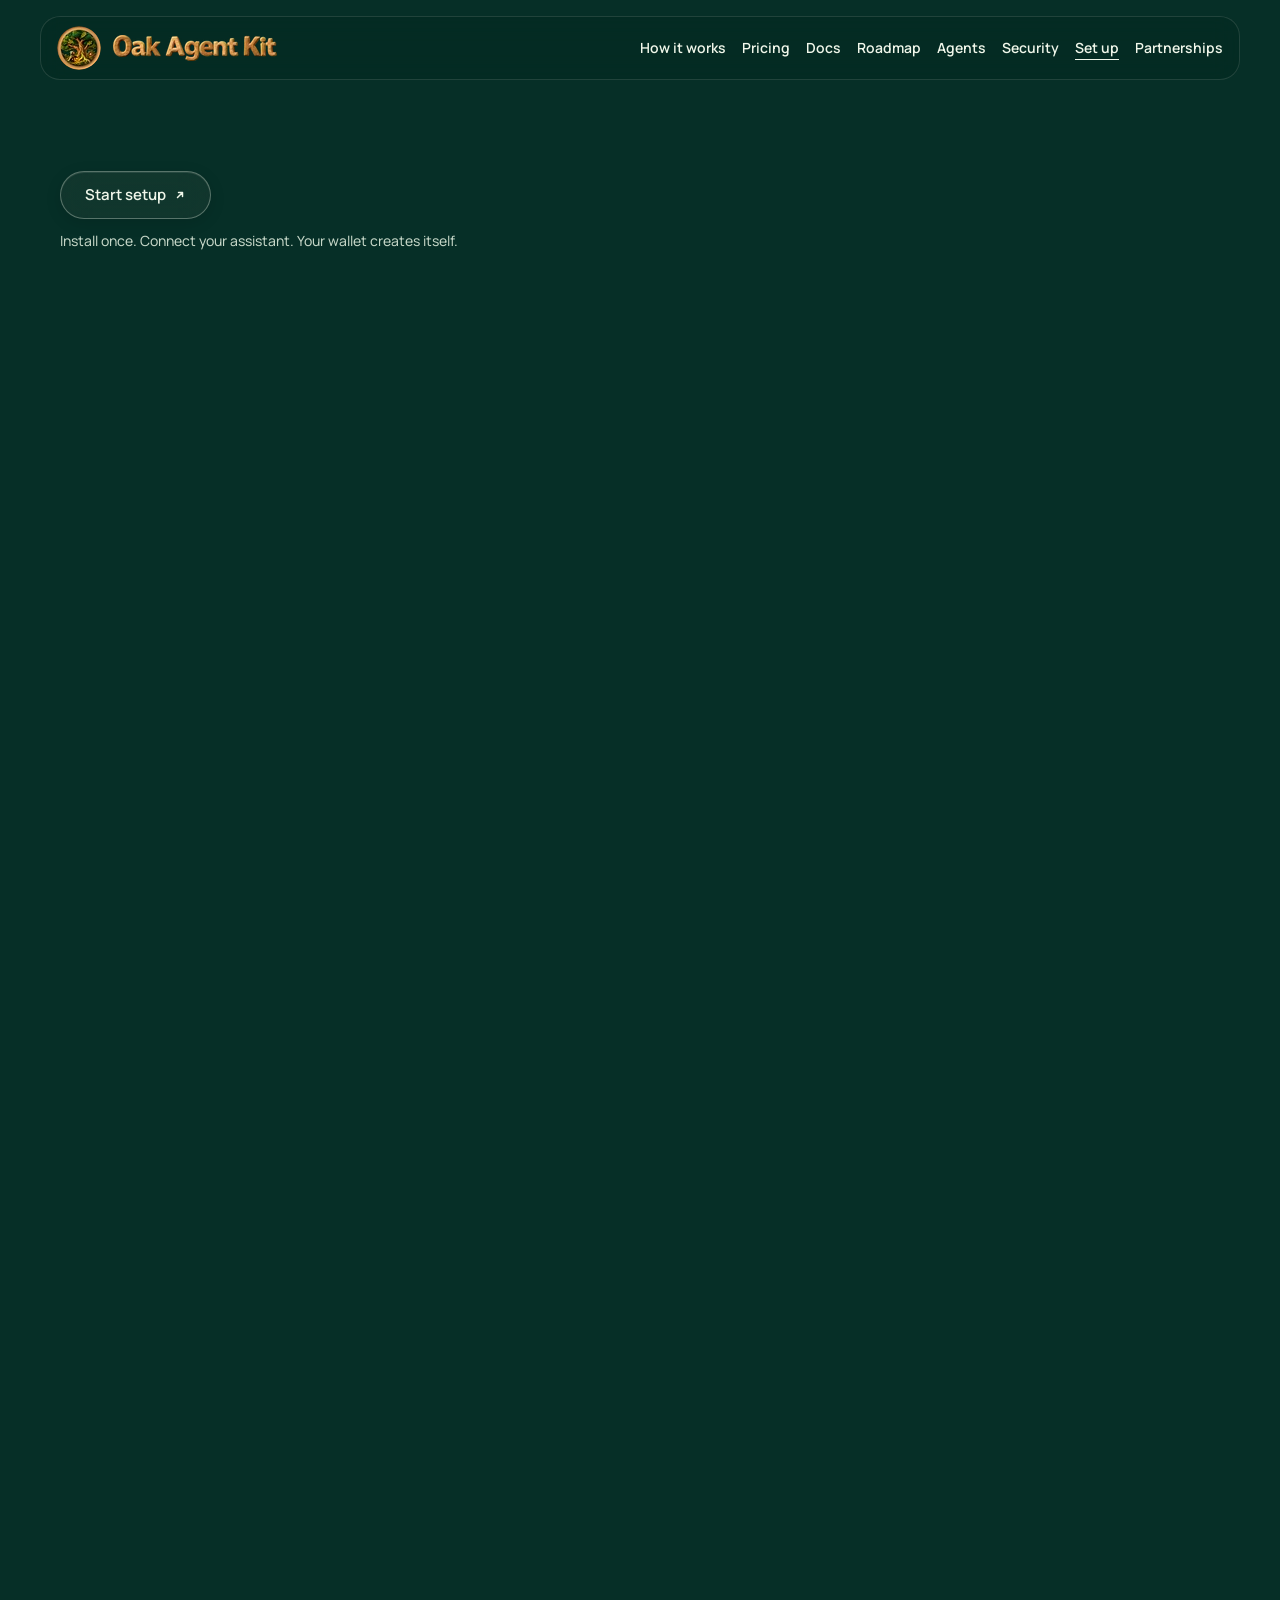
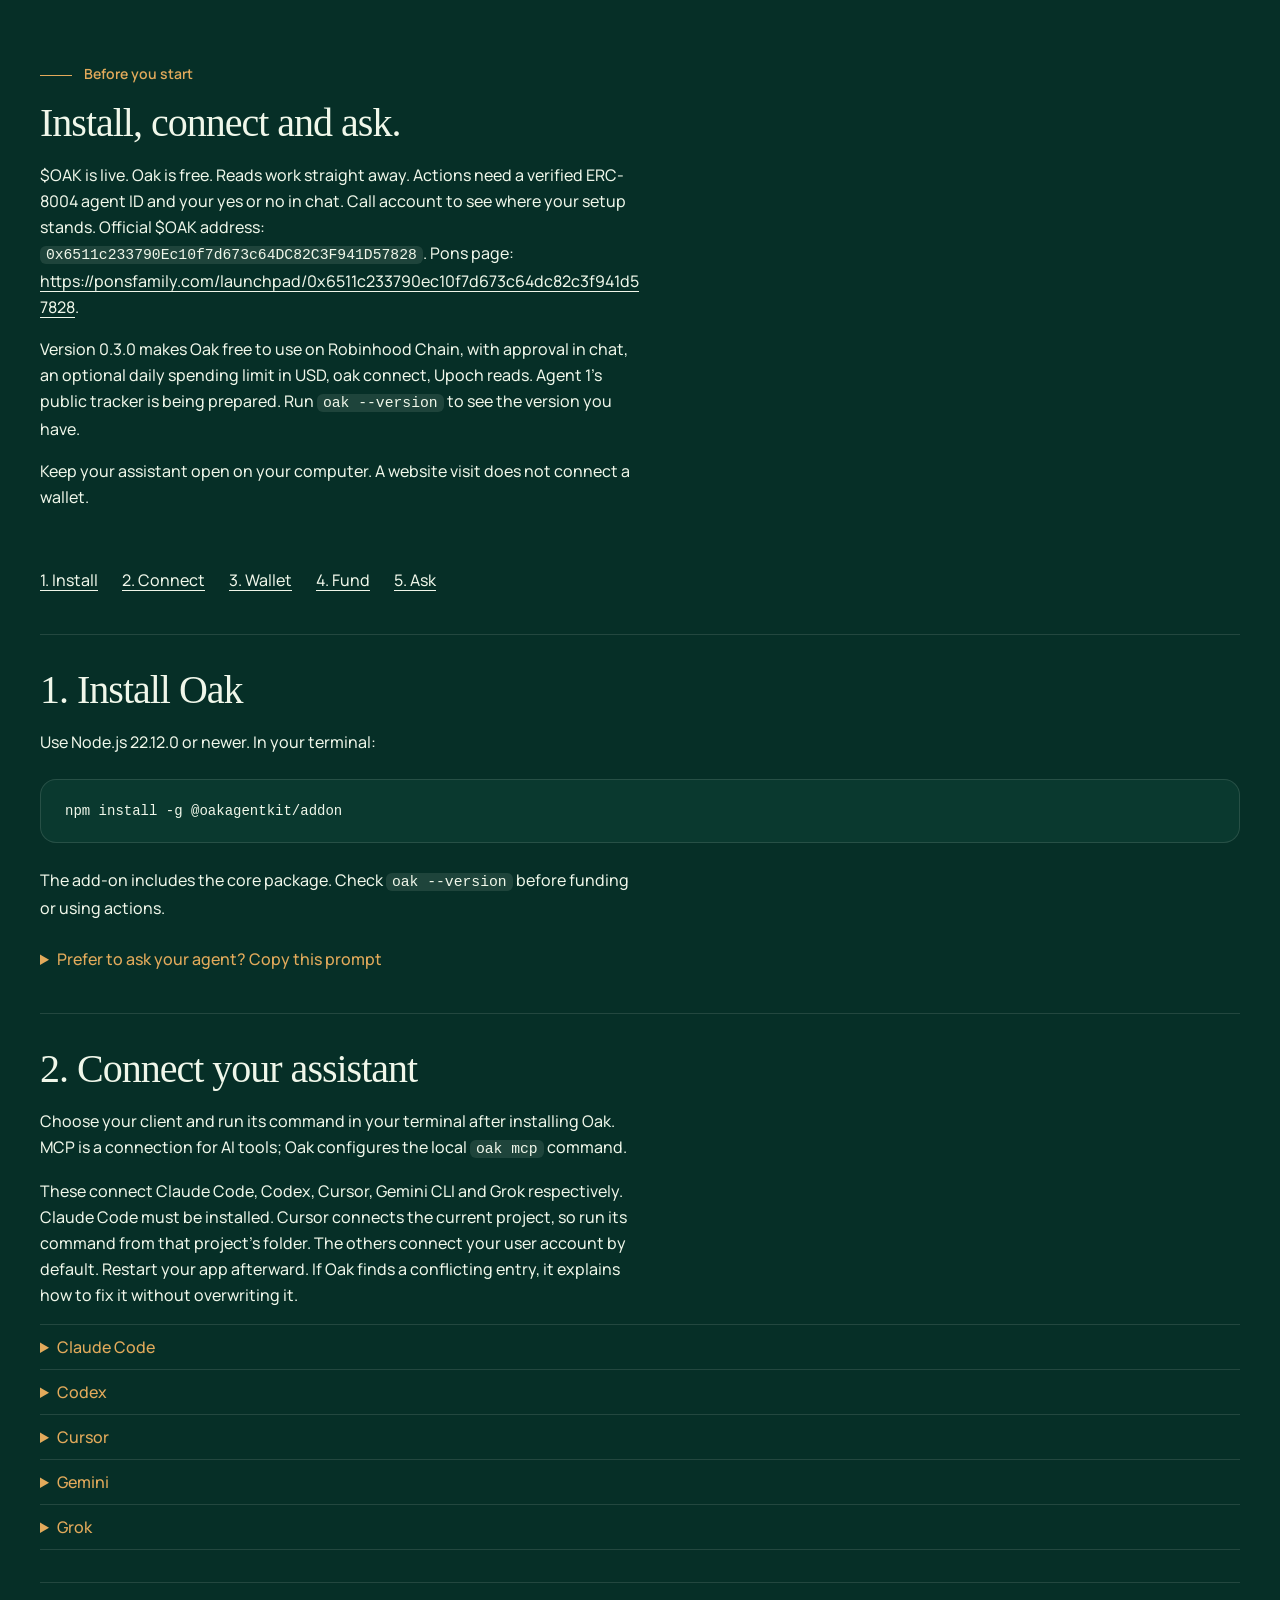
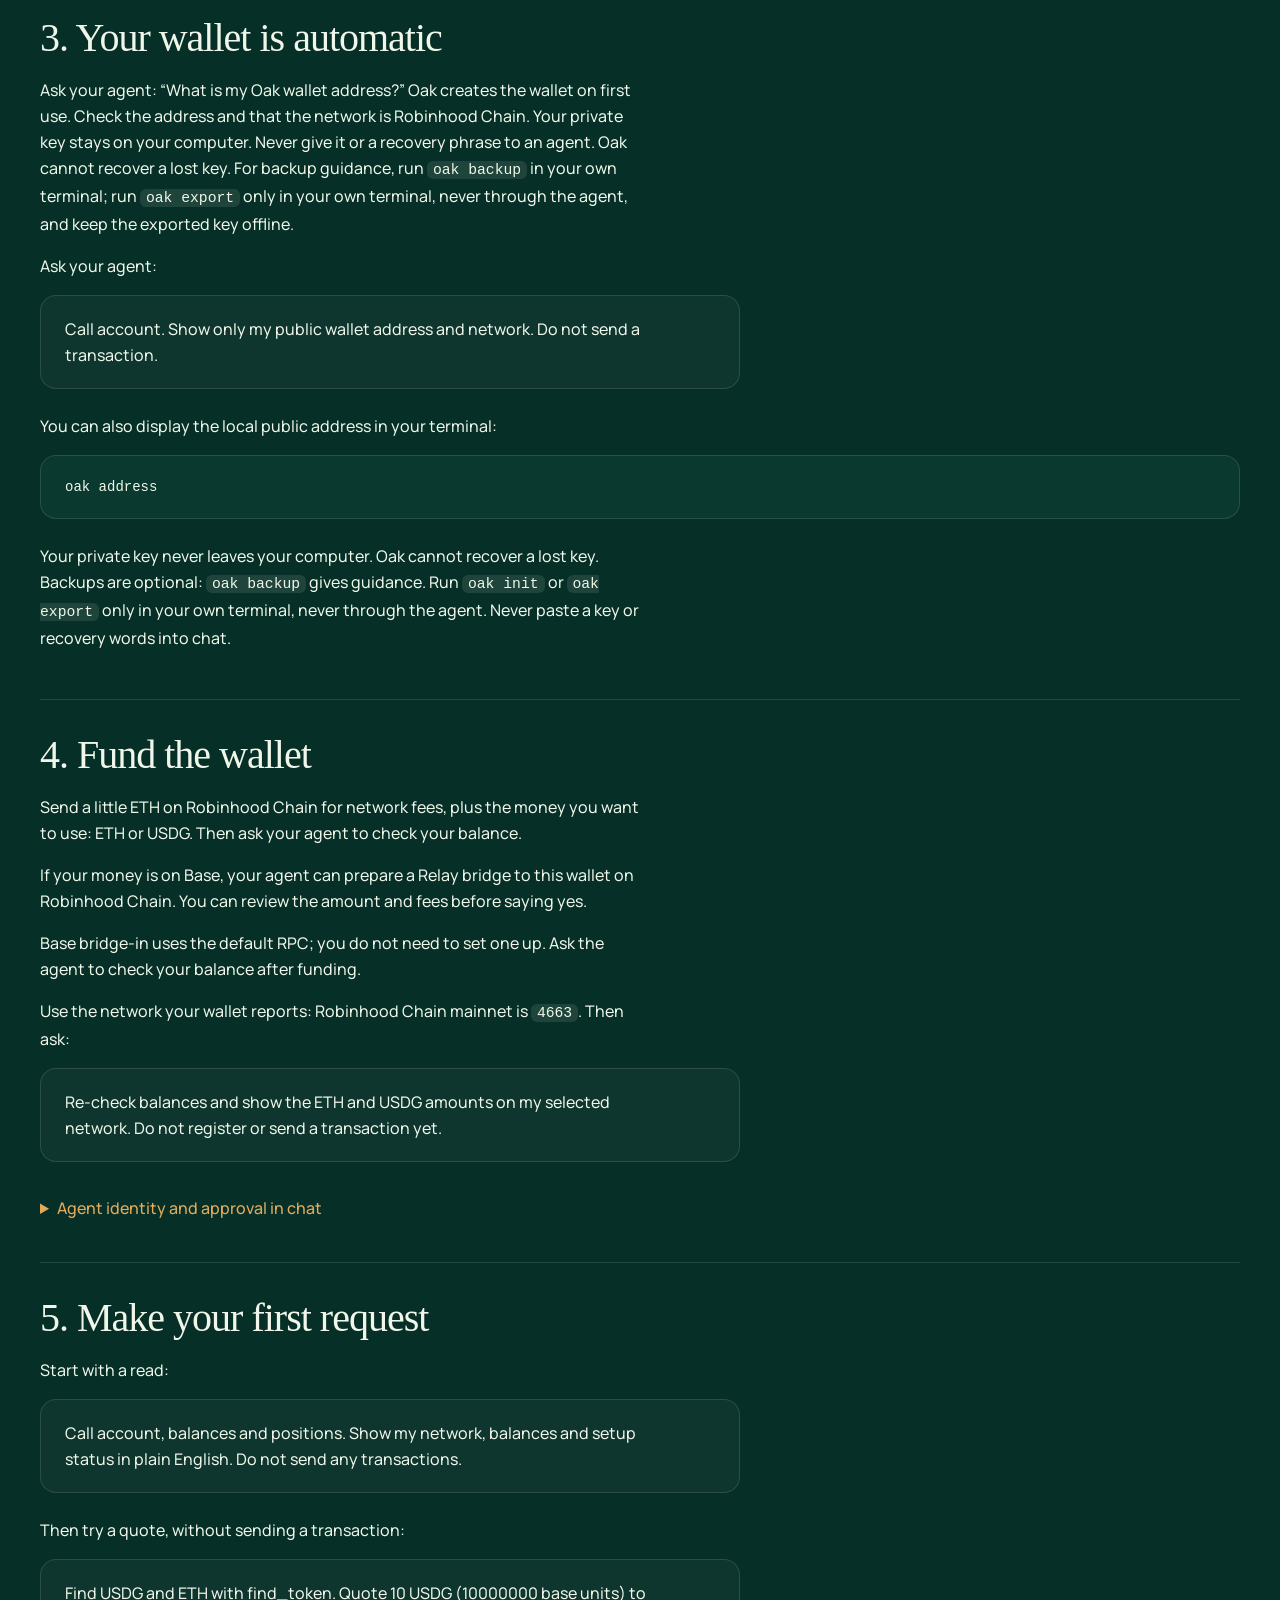
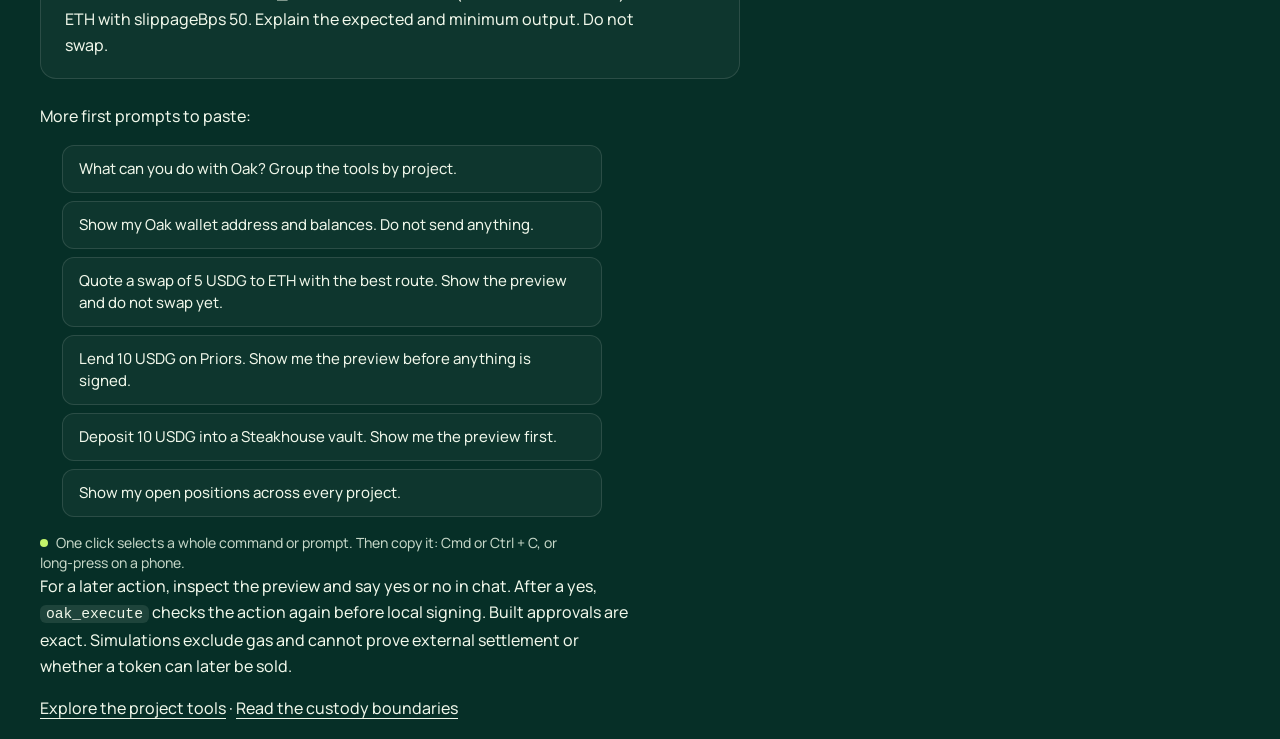
<file: setup.html>
<!doctype html>
<html lang="en">
<head>
<meta charset="utf-8">
<meta name="viewport" content="width=device-width, initial-scale=1">
<title>Set up Oak: install, connect and ask | Oak Agent Kit</title>
<meta name="description" content="Install Oak, connect your AI assistant and get an automatic local wallet. Learn what needs funding and approval in chat.">
<meta name="theme-color" content="#062F27">
<link rel="canonical" href="https://oakagentkit.org/setup.html">
<meta property="og:url" content="https://oakagentkit.org/setup.html">
<meta property="og:type" content="website">
<meta property="og:site_name" content="Oak Agent Kit">
<meta property="og:title" content="Set up Oak: install, connect and ask | Oak Agent Kit">
<meta property="og:description" content="Install Oak, connect your AI assistant and get an automatic local wallet. Learn what needs funding and approval in chat.">
<meta property="og:image" content="https://oakagentkit.org/03-og-card-1200x630.jpg">
<meta property="og:image:width" content="1200">
<meta property="og:image:height" content="630">
<meta property="og:image:alt" content="The Oak mark in a carved-wood medallion beside a felt diorama of the giant Oak tree at dusk.">
<meta name="twitter:card" content="summary_large_image">
<link rel="icon" type="image/svg+xml" href="a-avatar-32.svg">
<link rel="icon" type="image/png" sizes="32x32" href="favicon-32x32.png">
<link rel="apple-touch-icon" href="favicon-180x180.png">
<link rel="preload" href="Manrope.woff2" as="font" type="font/woff2" crossorigin>
<link rel="stylesheet" href="styles.css">
</head>
<body>
<a class="skip" href="#main">Skip to content</a>
<header class="scene-header">
<div class="scene-header-inner">
 <a class="scene-brand" href="index.html" aria-label="Oak Agent Kit, home">
<img class="brand-mark" src="oak-mark-44.webp" srcset="oak-mark-88.webp 2x, oak-mark-132.webp 3x" width="44" height="44" alt="">
<img class="brand-word" src="oak-wordmark-1x.webp" srcset="oak-wordmark-2x.webp 2x, oak-wordmark-3x.webp 3x" width="164" height="26" alt="">
</a>
 <nav class="desktop-nav" aria-label="Main">
<ul>
<li>
<a href="how-it-works.html">How it works</a>
</li>
<li>
<a href="pricing.html">Pricing</a>
</li>
<li>
<a href="docs.html">Docs</a>
</li>
<li>
<a href="roadmap.html">Roadmap</a>
</li>
<li>
<a href="agents.html">Agents</a>
</li>
<li>
<a href="security.html">Security</a>
</li>
<li>
<a href="setup.html" aria-current="page">Set up</a>
</li>
<li>
<a href="partnerships.html">Partnerships</a>
</li>
</ul>
</nav>
 <button class="menu-button" type="button" popovertarget="site-menu">Menu</button>
 <nav class="menu-panel" id="site-menu" popover aria-label="Main mobile">
<ul>
<li>
<a href="how-it-works.html">How it works</a>
</li>
<li>
<a href="pricing.html">Pricing</a>
</li>
<li>
<a href="docs.html">Docs</a>
</li>
<li>
<a href="roadmap.html">Roadmap</a>
</li>
<li>
<a href="agents.html">Agents</a>
</li>
<li>
<a href="security.html">Security</a>
</li>
<li>
<a href="setup.html" aria-current="page">Set up</a>
</li>
<li>
<a href="partnerships.html">Partnerships</a>
</li>
</ul>
</nav>
 </div>
</header>
<main id="main">
<div class="scene-opening">
<section class="scene-hero scene-setup" aria-labelledby="hero-title">
 <h1 id="hero-title" class="sr-only">Set up</h1>
 <picture class="scene-picture" aria-hidden="true">
 <source media="(max-width: 700px)" srcset="scene-setup-phone.webp" width="780" height="975">
 <img src="scene-setup-desktop.webp" width="1440" height="810" alt="" fetchpriority="high" decoding="async">
 </picture>
 <div class="hero-actions">
<a class="glass-pill" href="setup.html#install">Start setup<svg class="pill-arrow" width="12" height="12" viewBox="0 0 12 12" aria-hidden="true" focusable="false">
<path d="M3.5 8.5l5-5M4.5 3.5h4v4" fill="none" stroke="currentColor" stroke-width="1.5" stroke-linecap="round" stroke-linejoin="round"/>
</svg>
</a>
<p class="hero-status">Install once. Connect your assistant. Your wallet creates itself.</p>
</div>
 </section>
<div class="page-body">
<div class="wrap">
<div class="prose setup-guide">
 <section class="setup-opening" id="availability">
<p class="chapter">Before you start</p>
<h2>Install, connect and ask.</h2>
 <p>$OAK is live. Oak is free. Reads work straight away. Actions need a verified ERC-8004 agent ID and your yes or no in chat. Call account to see where your setup stands. Official $OAK address: <code class="token-address">0x6511c233790Ec10f7d673c64DC82C3F941D57828</code>. Pons page: <a href="https://ponsfamily.com/launchpad/0x6511c233790ec10f7d673c64dc82c3f941d57828">https://ponsfamily.com/launchpad/0x6511c233790ec10f7d673c64dc82c3f941d57828</a>.</p>
 <p>Version 0.3.0 makes Oak free to use on Robinhood Chain, with approval in chat, an optional daily spending limit in USD, oak connect, Upoch reads. Agent 1's public tracker is being prepared. Run <code>oak --version</code> to see the version you have.</p>
 <p>Keep your assistant open on your computer. A website visit does not connect a wallet.</p>
</section>
 <nav class="setup-contents" aria-label="Setup steps">
<a href="#install">1. Install</a>
<a href="#connect">2. Connect</a>
<a href="#wallet">3. Wallet</a>
<a href="#fund">4. Fund</a>
<a href="#first-commands">5. Ask</a>
</nav>
 <section class="doc-part" id="install">
<h2>1. Install Oak</h2>
 <p>Use Node.js 22.12.0 or newer. In your terminal:</p>
 <div data-slot="install">
<pre tabindex="0" role="region" aria-label="Install command" class="copyable" data-copy="npm install -g @oakagentkit/addon">
<code>npm install -g @oakagentkit/addon</code></pre>
</div>
 <p>The add-on includes the core package. Check <code>oak --version</code> before funding or using actions.</p>
 <details class="reference-detail">
<summary>Prefer to ask your agent? Copy this prompt</summary>
<blockquote class="agent-prompt" aria-label="Setup prompt">
<p class="copyable" data-copy="Set up Oak for this AI agent using Node.js 22.12.0 or newer. Install @oakagentkit/addon and connect the local MCP command oak mcp. Call account and tell me the public wallet address and network. If the wallet needs it, ask me to fund a little ETH for network fees, then re-check balances. Do not run oak init or oak export, read wallet/key files, or ask for keys or recovery words. Explain public agent ID registration and its cost; get my yes before registering.">Set up Oak for this AI agent using Node.js 22.12.0 or newer. Install @oakagentkit/addon and connect the local MCP command oak mcp. Call account and tell me the public wallet address and network. If the wallet needs it, ask me to fund a little ETH for network fees, then re-check balances. Do not run oak init or oak export, read wallet/key files, or ask for keys or recovery words. Explain public agent ID registration and its cost; get my yes before registering.</p>
</blockquote>
</details>
</section>
 <section class="doc-part" id="connect">
<h2>2. Connect your assistant</h2>
 <p>Choose your client and run its command in your terminal after installing Oak. MCP is a connection for AI tools; Oak configures the local <code>oak mcp</code> command.</p>
 <p>These connect Claude Code, Codex, Cursor, Gemini CLI and Grok respectively. Claude Code must be installed. Cursor connects the current project, so run its command from that project's folder. The others connect your user account by default. Restart your app afterward. If Oak finds a conflicting entry, it explains how to fix it without overwriting it.</p>
 <div class="client-configs">
<details class="reference-detail">
<summary>Claude Code</summary>
<pre tabindex="0" role="region" aria-label="Claude Code connection" class="copyable" data-copy="oak connect claude">
<code>oak connect claude</code></pre>
</details>
<details class="reference-detail">
<summary>Codex</summary>
<pre tabindex="0" role="region" aria-label="Codex connection" class="copyable" data-copy="oak connect codex">
<code>oak connect codex</code></pre>
</details>
<details class="reference-detail">
<summary>Cursor</summary>
<pre tabindex="0" role="region" aria-label="Cursor connection" class="copyable" data-copy="oak connect cursor">
<code>oak connect cursor</code></pre>
</details>
<details class="reference-detail">
<summary>Gemini</summary>
<pre tabindex="0" role="region" aria-label="Gemini connection" class="copyable" data-copy="oak connect gemini">
<code>oak connect gemini</code></pre>
</details>
<details class="reference-detail">
<summary>Grok</summary>
<pre tabindex="0" role="region" aria-label="Grok connection" class="copyable" data-copy="oak connect grok">
<code>oak connect grok</code></pre>
</details>
</div>
 </section>
 <section class="doc-part" id="wallet">
<h2>3. Your wallet is automatic</h2>
 <p>Ask your agent: “What is my Oak wallet address?” Oak creates the wallet on first use. Check the address and that the network is Robinhood Chain. Your private key stays on your computer. Never give it or a recovery phrase to an agent. Oak cannot recover a lost key. For backup guidance, run <code>oak backup</code> in your own terminal; run <code>oak export</code> only in your own terminal, never through the agent, and keep the exported key offline.</p>
 <p>Ask your agent:</p>
 <blockquote class="agent-prompt" aria-label="Wallet prompt">
<p class="copyable" data-copy="Call account. Show only my public wallet address and network. Do not send a transaction.">Call account. Show only my public wallet address and network. Do not send a transaction.</p>
</blockquote>
 <p>You can also display the local public address in your terminal:</p>
 <pre tabindex="0" role="region" aria-label="Local address command" class="copyable" data-copy="oak address">
<code>oak address</code></pre>
 <p>Your private key never leaves your computer. Oak cannot recover a lost key. Backups are optional: <code>oak backup</code> gives guidance. Run <code>oak init</code> or <code>oak export</code> only in your own terminal, never through the agent. Never paste a key or recovery words into chat.</p>
 </section>
 <section class="doc-part" id="fund">
<h2>4. Fund the wallet</h2>
 <p>Send a little ETH on Robinhood Chain for network fees, plus the money you want to use: ETH or USDG. Then ask your agent to check your balance.</p>
<p>If your money is on Base, your agent can prepare a Relay bridge to this wallet on Robinhood Chain. You can review the amount and fees before saying yes.</p>
<p>Base bridge-in uses the default RPC; you do not need to set one up. Ask the agent to check your balance after funding.</p>
 <p>Use the network your wallet reports: Robinhood Chain mainnet is <code>4663</code>. Then ask:</p>
 <blockquote class="agent-prompt" aria-label="Funding check prompt">
<p class="copyable" data-copy="Re-check balances and show the ETH and USDG amounts on my selected network. Do not register or send a transaction yet.">Re-check balances and show the ETH and USDG amounts on my selected network. Do not register or send a transaction yet.</p>
</blockquote>
 <details class="reference-detail" id="configure">
<summary>Agent identity and approval in chat</summary>
 <p>Ask what you want to do. Reads work without an agent ID. For actions, Oak can prepare a public ERC-8004 agent ID registration after funding. The agent shows the public profile and network fee, then waits for your one approval before registration. You can instead link an existing ID; if another wallet owns it, its owner signs in their own terminal.</p>
<p>The agent asks once whether you want an optional daily spending limit in USD. Skipping leaves no limit; you can set or change it later in chat.</p>
<p>For an action, the agent calls a listed action tool or <code>oak_prepare</code> with <code>{&quot;name&quot;:&quot;&lt;tool&gt;&quot;,&quot;arguments&quot;:{...}}</code>. Oak builds and simulates it without signing, returning a summary, <code>actionId</code> and UTC expiry. The agent shows the summary and waits for your yes or no. After a yes, it calls <code>oak_execute {&quot;actionId&quot;:&quot;&lt;actionId&gt;&quot;}</code>. Oak checks the action again and signs locally. Review the amounts, fees, permissions and warnings before deciding.</p>
 <blockquote class="agent-prompt" aria-label="Identity prompt">
<p class="copyable" data-copy="Explain oak_setup registration or linking and its cost. Show the public profile and network fee, then ask for my approval before registering.">Explain oak_setup registration or linking and its cost. Show the public profile and network fee, then ask for my approval before registering.</p>
</blockquote>
 <p>Review the summary before saying yes or no in chat. You can ask to change the optional daily spending limit later.</p>
 </details>
</section>
 <section class="doc-part" id="first-commands">
<h2>5. Make your first request</h2>
 <p>Start with a read:</p>
 <blockquote class="agent-prompt" aria-label="First read prompt">
<p class="copyable" data-copy="Call account, balances and positions. Show my network, balances and setup status in plain English. Do not send any transactions.">Call account, balances and positions. Show my network, balances and setup status in plain English. Do not send any transactions.</p>
</blockquote>
 <p>Then try a quote, without sending a transaction:</p>
 <blockquote class="agent-prompt" aria-label="First quote prompt">
<p class="copyable" data-copy="Find USDG and ETH with find_token. Quote 10 USDG (10000000 base units) to ETH with slippageBps 50. Explain the expected and minimum output. Do not swap.">Find USDG and ETH with find_token. Quote 10 USDG (10000000 base units) to ETH with slippageBps 50. Explain the expected and minimum output. Do not swap.</p>
</blockquote>
 <p>More first prompts to paste:</p>
 <ul class="prompt-list">
<li>
<p class="copy-prompt copyable" tabindex="0" role="region" aria-label="Prompt to copy" data-copy="What can you do with Oak? Group the tools by project.">What can you do with Oak? Group the tools by project.</p>
</li>
<li>
<p class="copy-prompt copyable" tabindex="0" role="region" aria-label="Prompt to copy" data-copy="Show my Oak wallet address and balances. Do not send anything.">Show my Oak wallet address and balances. Do not send anything.</p>
</li>
<li>
<p class="copy-prompt copyable" tabindex="0" role="region" aria-label="Prompt to copy" data-copy="Quote a swap of 5 USDG to ETH with the best route. Show the preview and do not swap yet.">Quote a swap of 5 USDG to ETH with the best route. Show the preview and do not swap yet.</p>
</li>
<li>
<p class="copy-prompt copyable" tabindex="0" role="region" aria-label="Prompt to copy" data-copy="Lend 10 USDG on Priors. Show me the preview before anything is signed.">Lend 10 USDG on Priors. Show me the preview before anything is signed.</p>
</li>
<li>
<p class="copy-prompt copyable" tabindex="0" role="region" aria-label="Prompt to copy" data-copy="Deposit 10 USDG into a Steakhouse vault. Show me the preview first.">Deposit 10 USDG into a Steakhouse vault. Show me the preview first.</p>
</li>
<li>
<p class="copy-prompt copyable" tabindex="0" role="region" aria-label="Prompt to copy" data-copy="Show my open positions across every project.">Show my open positions across every project.</p>
</li>
</ul>
 <p class="copy-hint">One click selects a whole command or prompt. Then copy it: Cmd or Ctrl + C, or long-press on a phone.</p>
 <p>For a later action, inspect the preview and say yes or no in chat. After a yes, <code>oak_execute</code> checks the action again before local signing. Built approvals are exact. Simulations exclude gas and cannot prove external settlement or whether a token can later be sold.</p>
 <p>
<a href="docs.html#modules">Explore the project tools</a> · <a href="security.html">Read the custody boundaries</a>
</p>
</section>
 <section class="doc-part" id="troubleshooting">
<h2>Need a hand?</h2>
 <p>If Oak finds a conflicting connection, follow its instructions without overwriting the existing entry.</p>
 <p>Restart your app after connecting. Run the Cursor command from the project folder you want to connect.</p>
 <p>Check the reported network before funding. Never change the recipient to work around an error.</p>
 </section>
 </div>
</div>
</div>
</div>
</main>
<footer class="scene-footer">
<div class="scene-footer-inner">
<div class="scene-footer-top">
<a class="scene-brand" href="index.html" aria-label="Oak Agent Kit, home">
<img class="brand-mark" src="oak-mark-44.webp" srcset="oak-mark-88.webp 2x, oak-mark-132.webp 3x" width="44" height="44" alt="" loading="lazy">
<img class="brand-word" src="oak-wordmark-1x.webp" srcset="oak-wordmark-2x.webp 2x, oak-wordmark-3x.webp 3x" width="164" height="26" alt="" loading="lazy">
</a>
<nav aria-label="Footer">
<ul>
<li>
<a href="how-it-works.html">How it works</a>
</li>
<li>
<a href="pricing.html">Pricing</a>
</li>
<li>
<a href="docs.html">Docs</a>
</li>
<li>
<a href="security.html">Security</a>
</li>
<li>
<a href="about.html">About</a>
</li>
<li>
<a href="roadmap.html">Roadmap</a>
</li>
<li>
<a href="agents.html">Agents</a>
</li>
<li>
<a href="partnerships.html">Partnerships</a>
</li>
<li>
<a href="setup.html">Set up</a>
</li>
<li>
<a href="token.html">Token</a>
</li>
<li>
<a href="privacy.html">Privacy</a>
</li>
<li>
<a href="https://github.com/OakAgentKit/oak">GitHub</a>
</li>
<li>
<a href="https://x.com/OakAgentKit">@OakAgentKit on X</a>
</li>
<li>
<a href="https://x.com/OakAgentKit/status/2119114741234974988">Launch film on X</a>
</li>
</ul>
</nav>
</div>
 <p class="footer-status">Oak is free. $OAK is live.</p>
 <p>$OAK is live. Oak is free. Reads work straight away. Actions need a verified ERC-8004 agent ID and your yes or no in chat. Call account to see where your setup stands. Official $OAK address: <code class="token-address">0x6511c233790Ec10f7d673c64DC82C3F941D57828</code>. Pons page: <a href="https://ponsfamily.com/launchpad/0x6511c233790ec10f7d673c64dc82c3f941d57828">https://ponsfamily.com/launchpad/0x6511c233790ec10f7d673c64dc82c3f941d57828</a>. Holding $OAK has no access perks. Oak uses 25% of its income to buy back and burn $OAK.</p>
 <p>Independent software, not affiliated with Robinhood. Not financial advice. Oak makes no promises about token prices or investment outcomes.</p>
 <p>Region notice: project and asset availability varies by jurisdiction. You are responsible for local compliance.</p>
 <p class="fine">Docs, examples and contracts are MIT. The compiled npm packages are Free-to-Use, No Copying; their source and the hosted Oak service are private. Manrope is self-hosted under the SIL Open Font Licence.</p>
</div>
</footer>
</body>
</html>
</file>
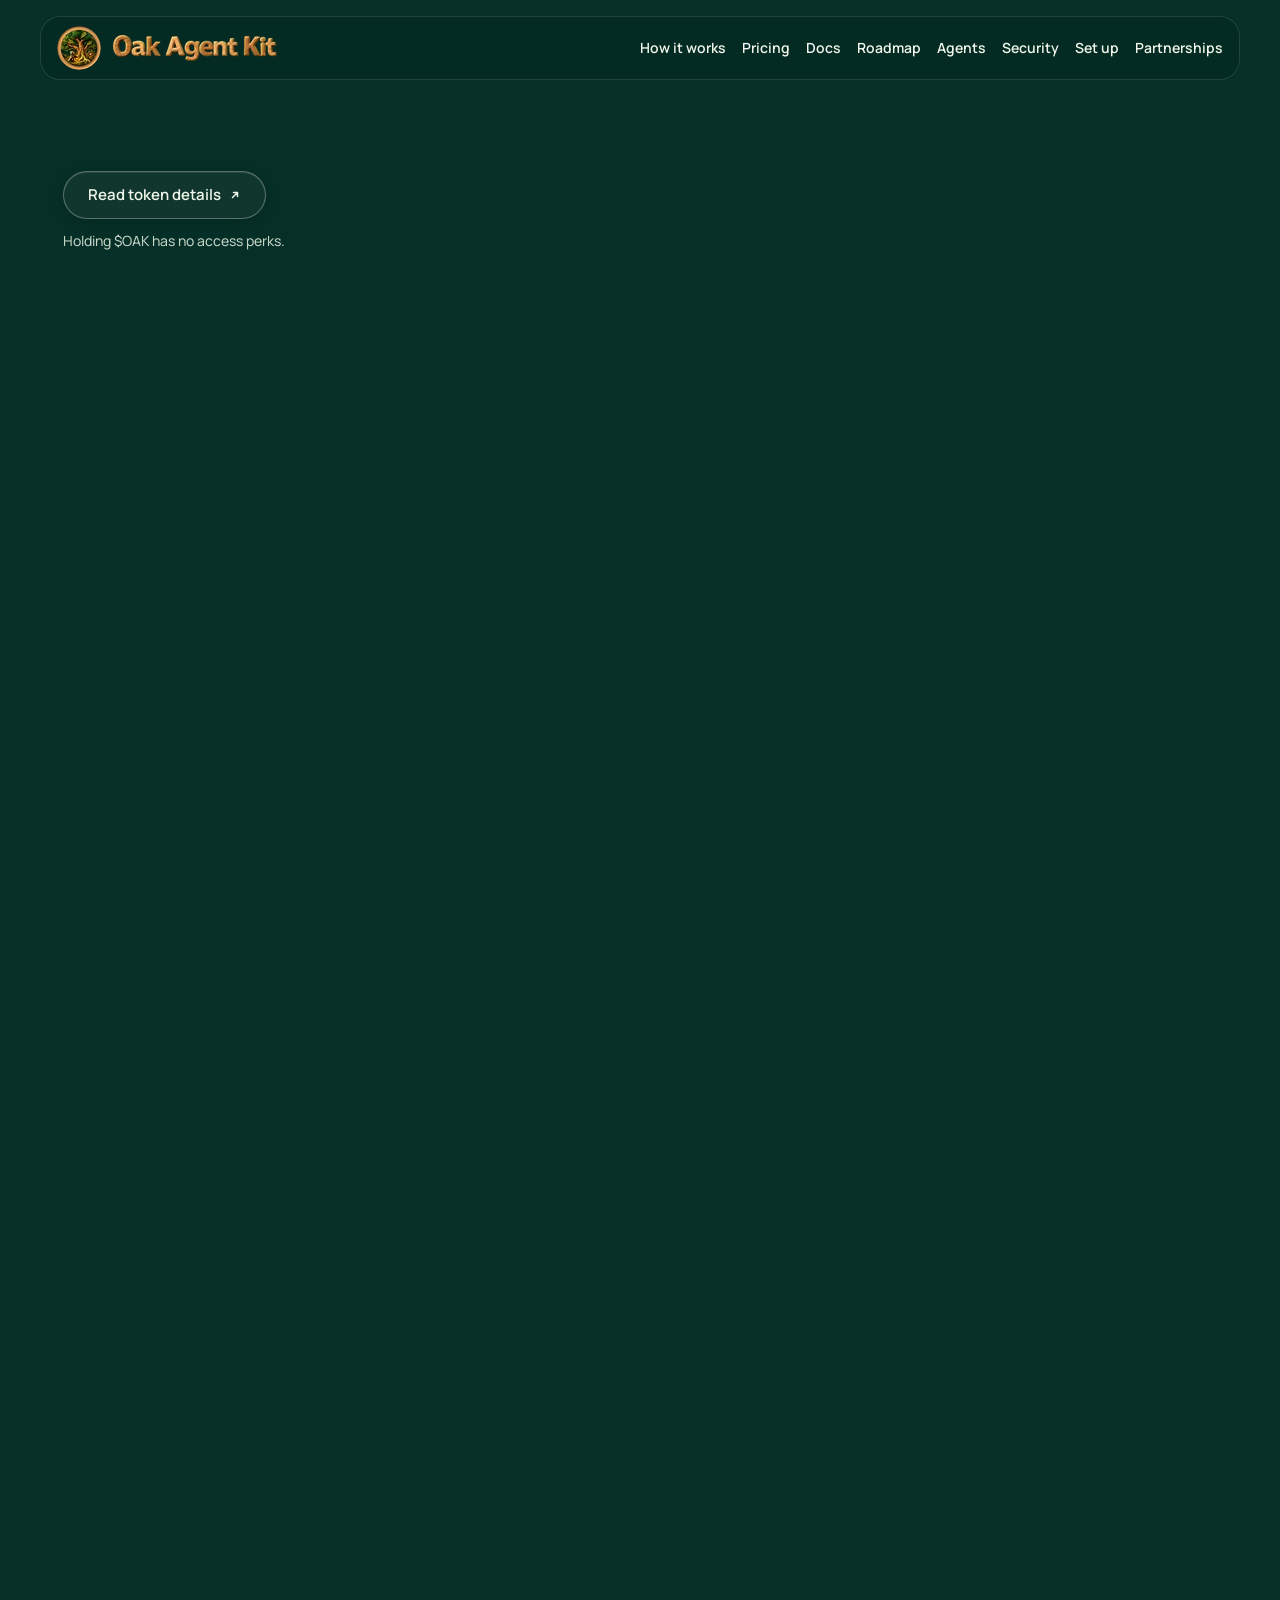
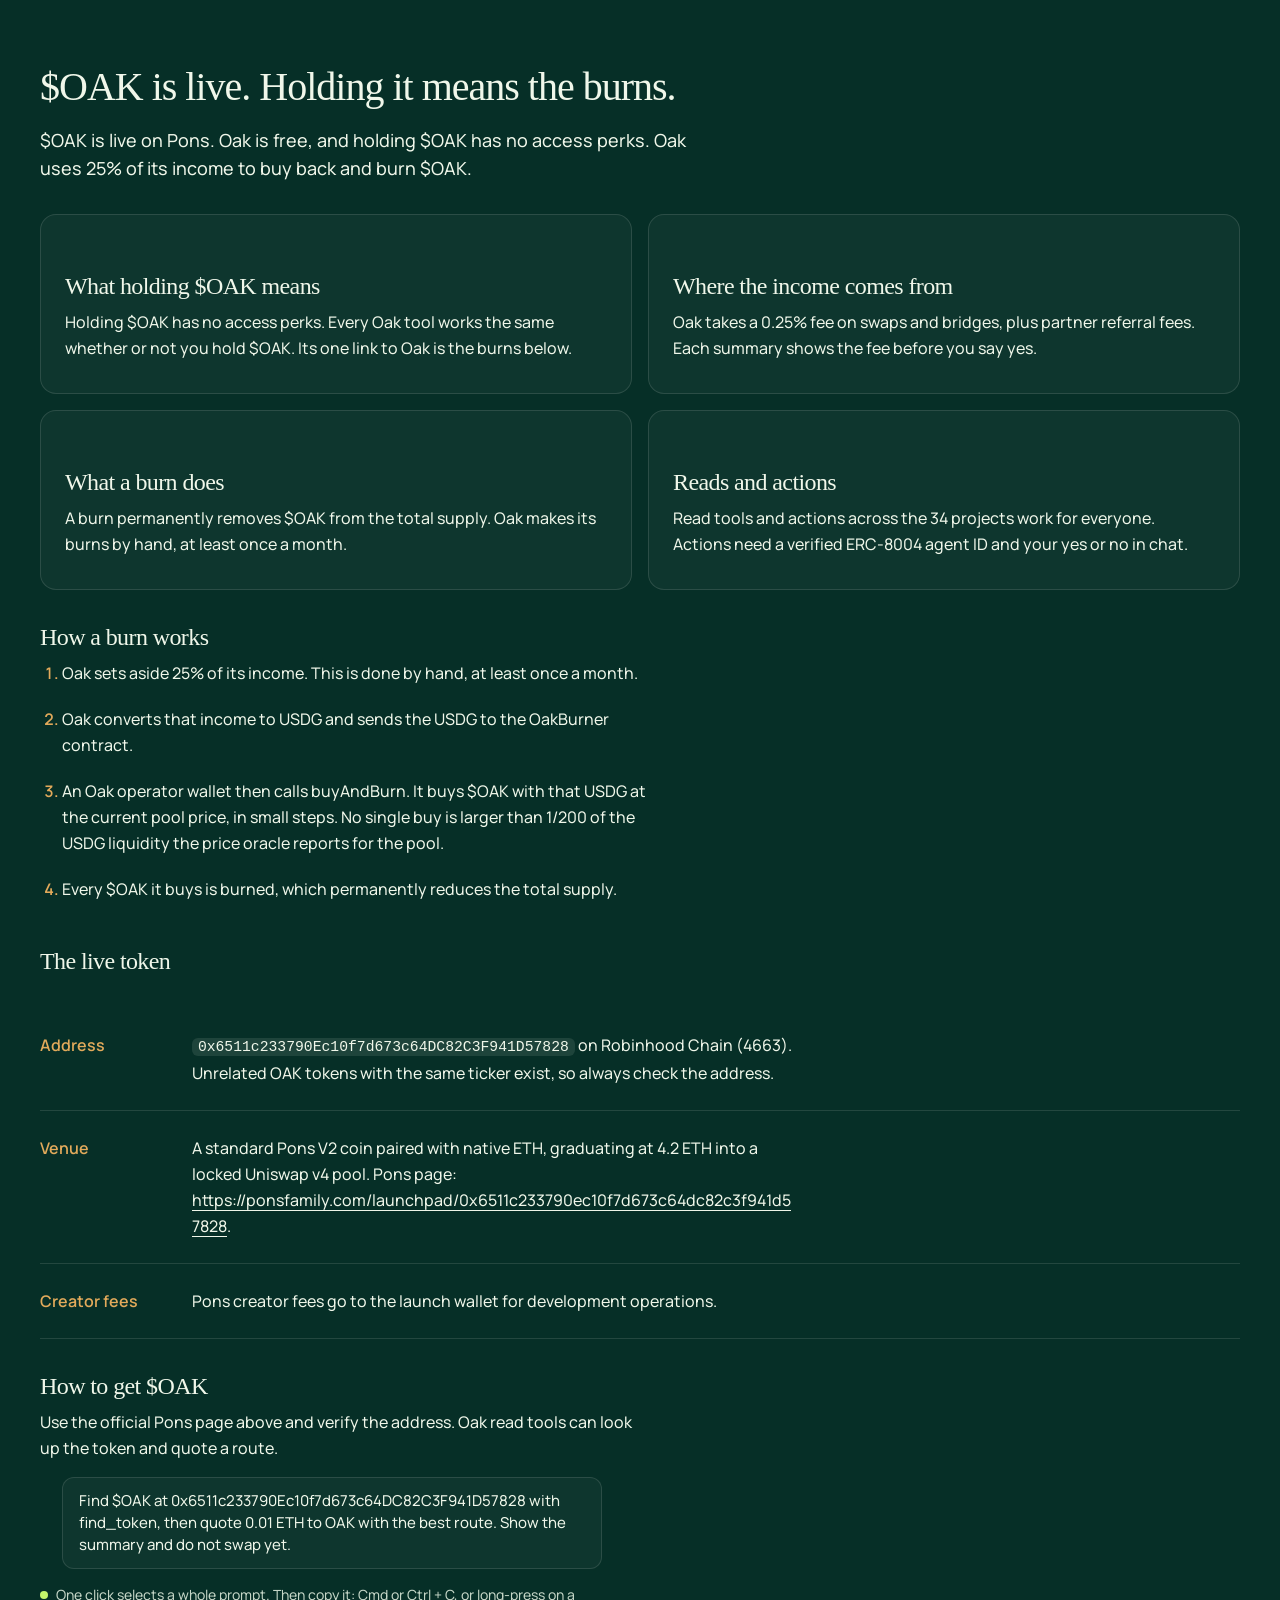
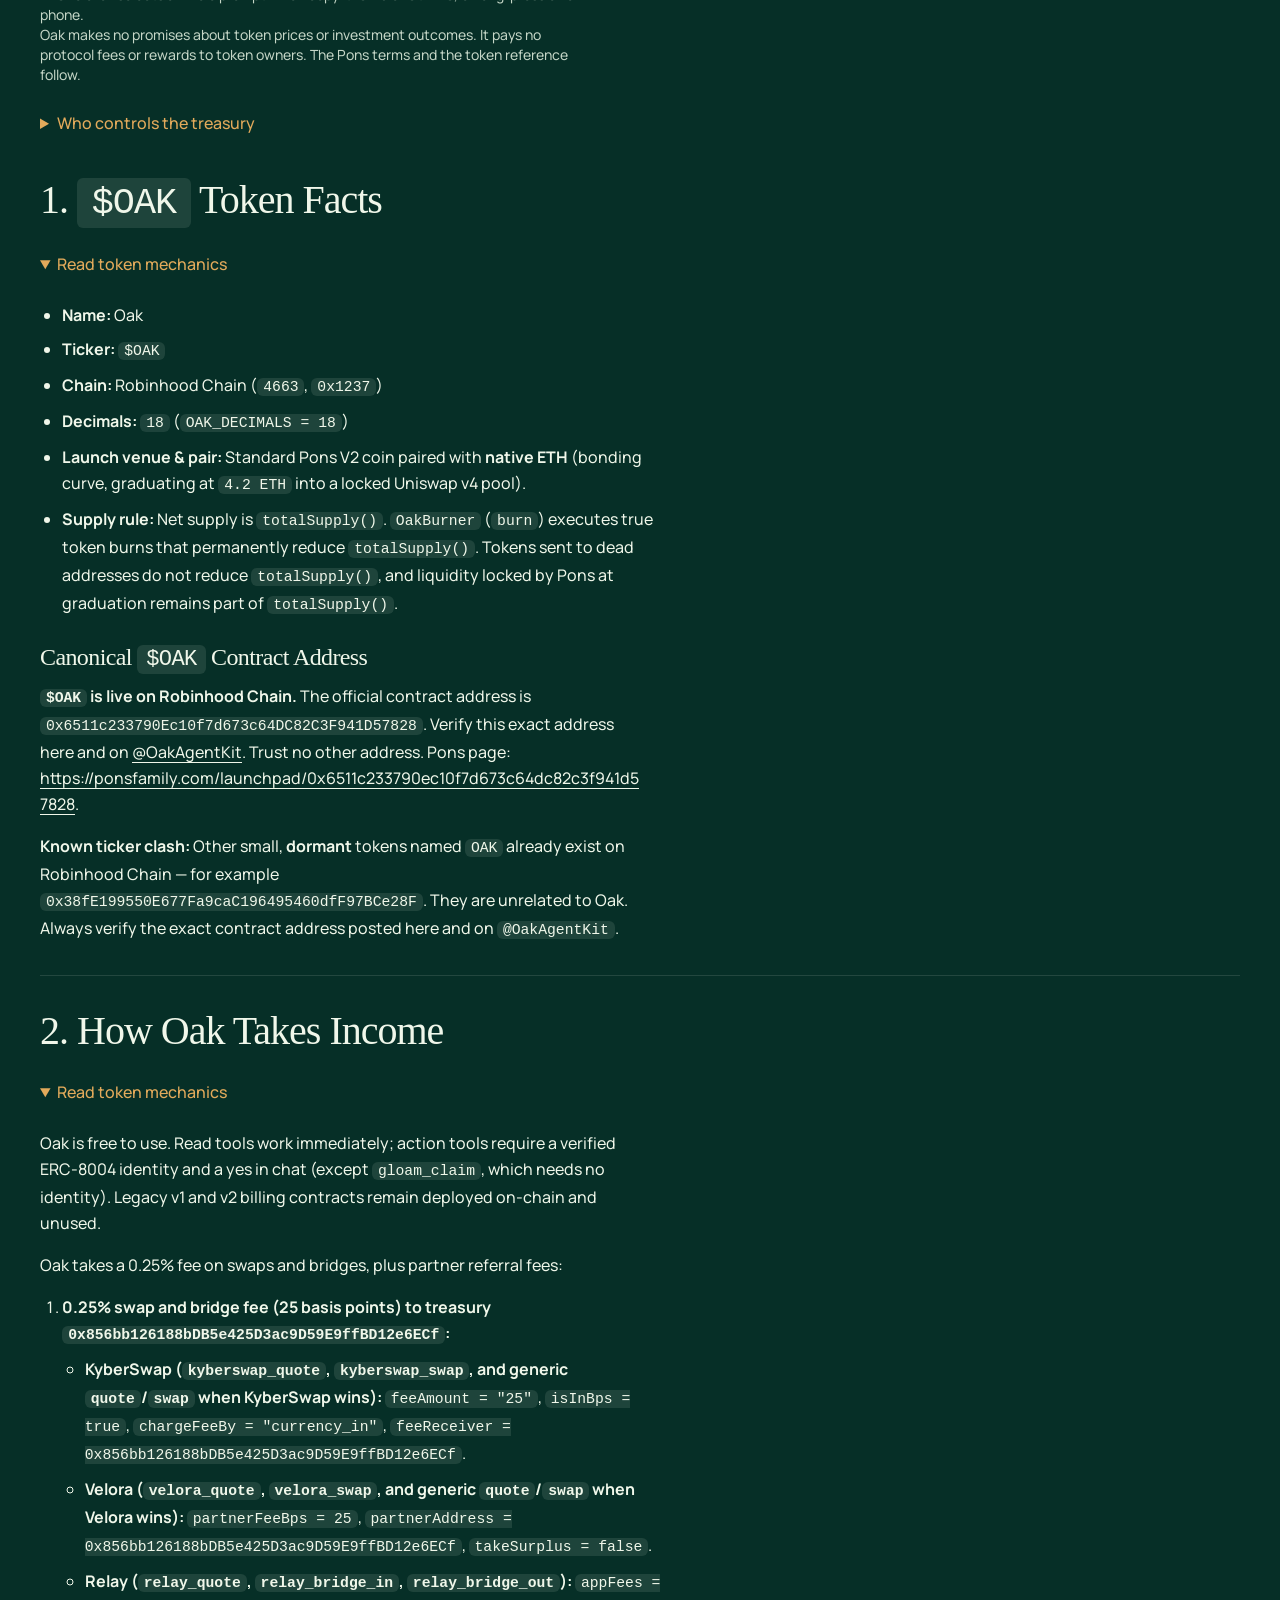
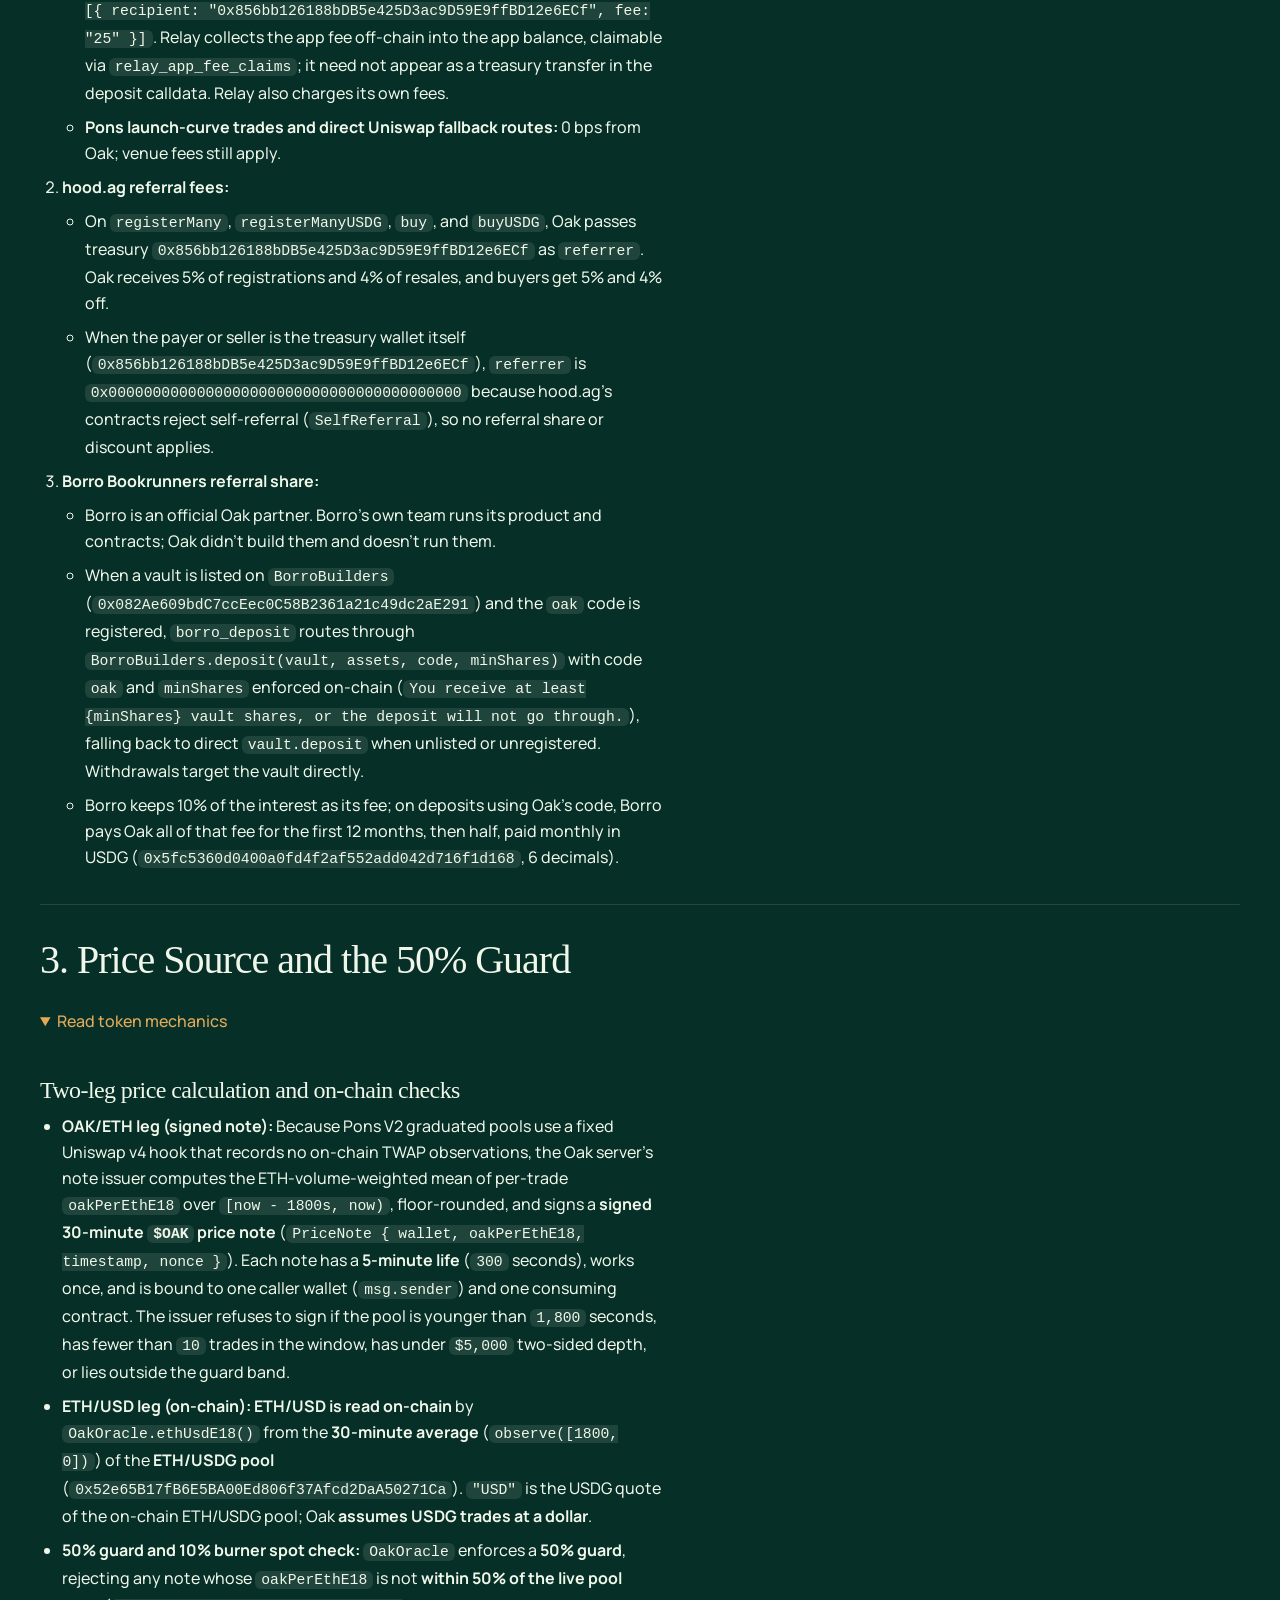
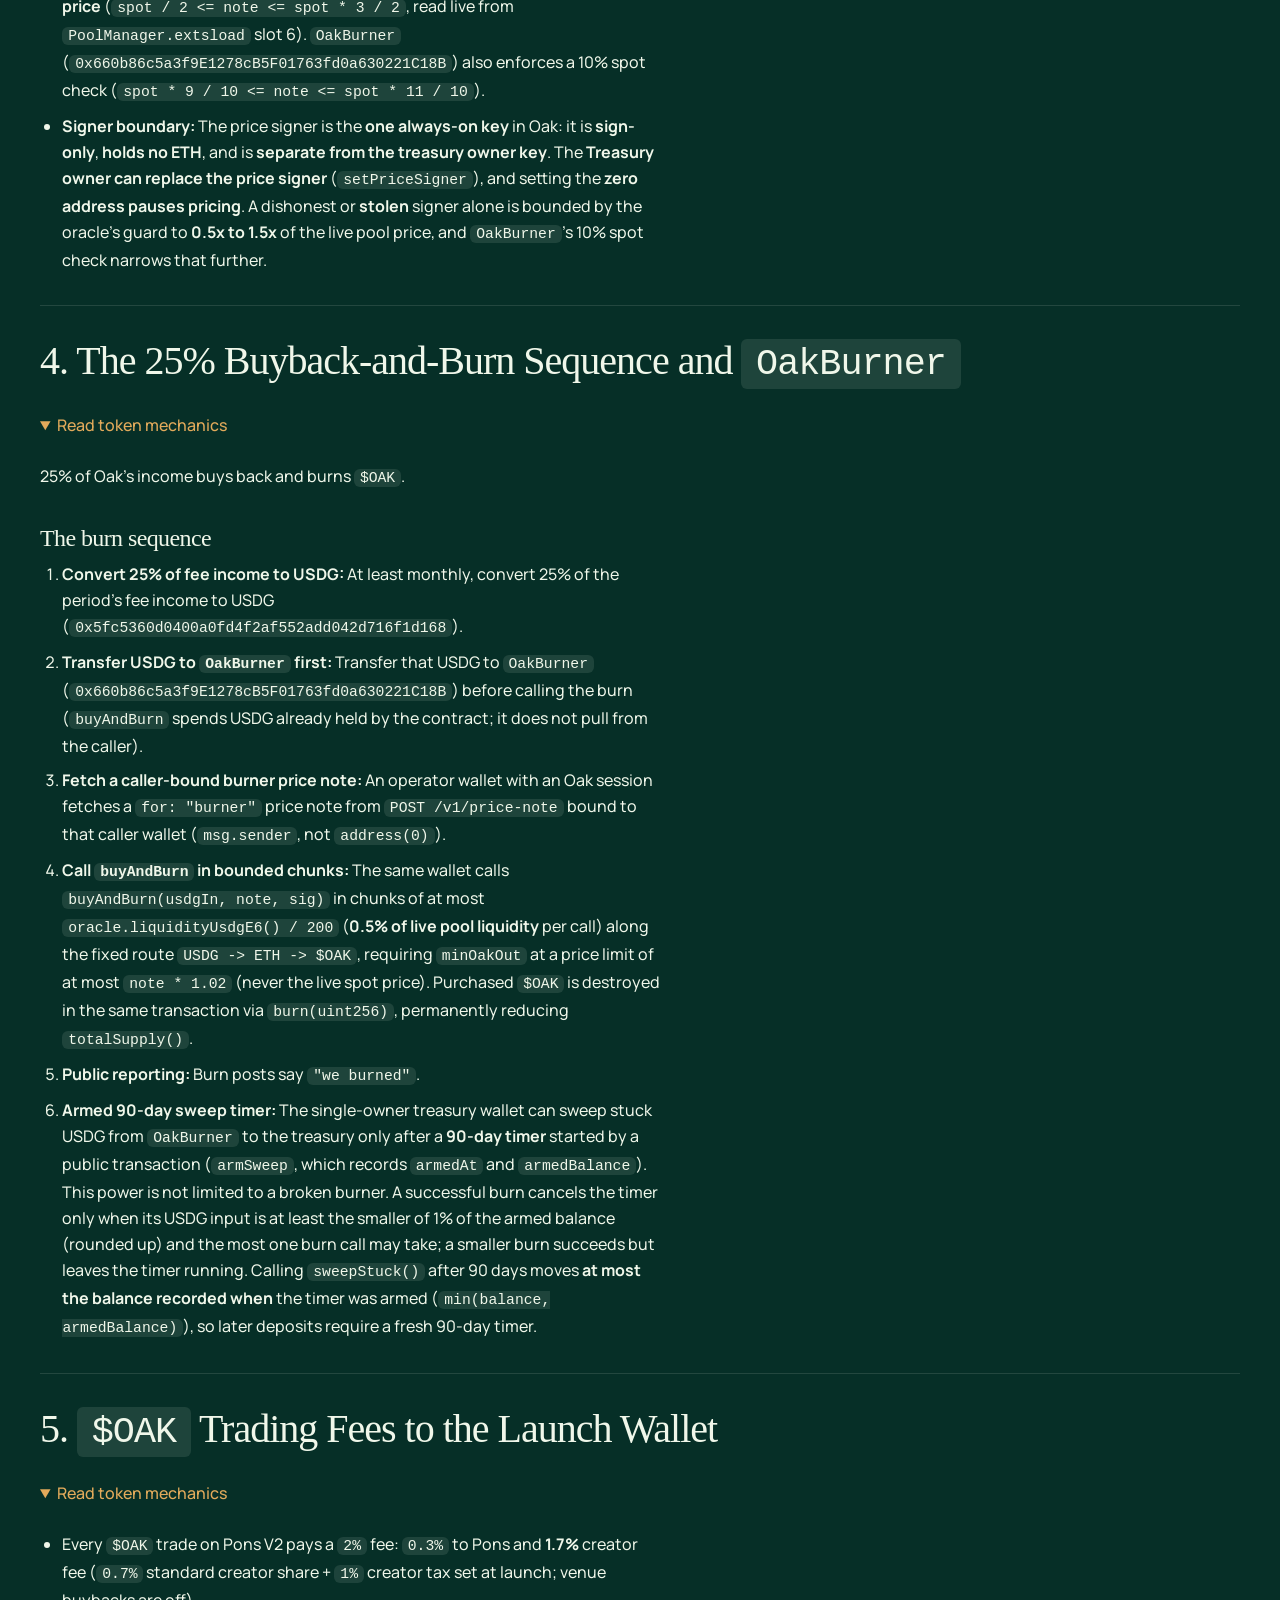
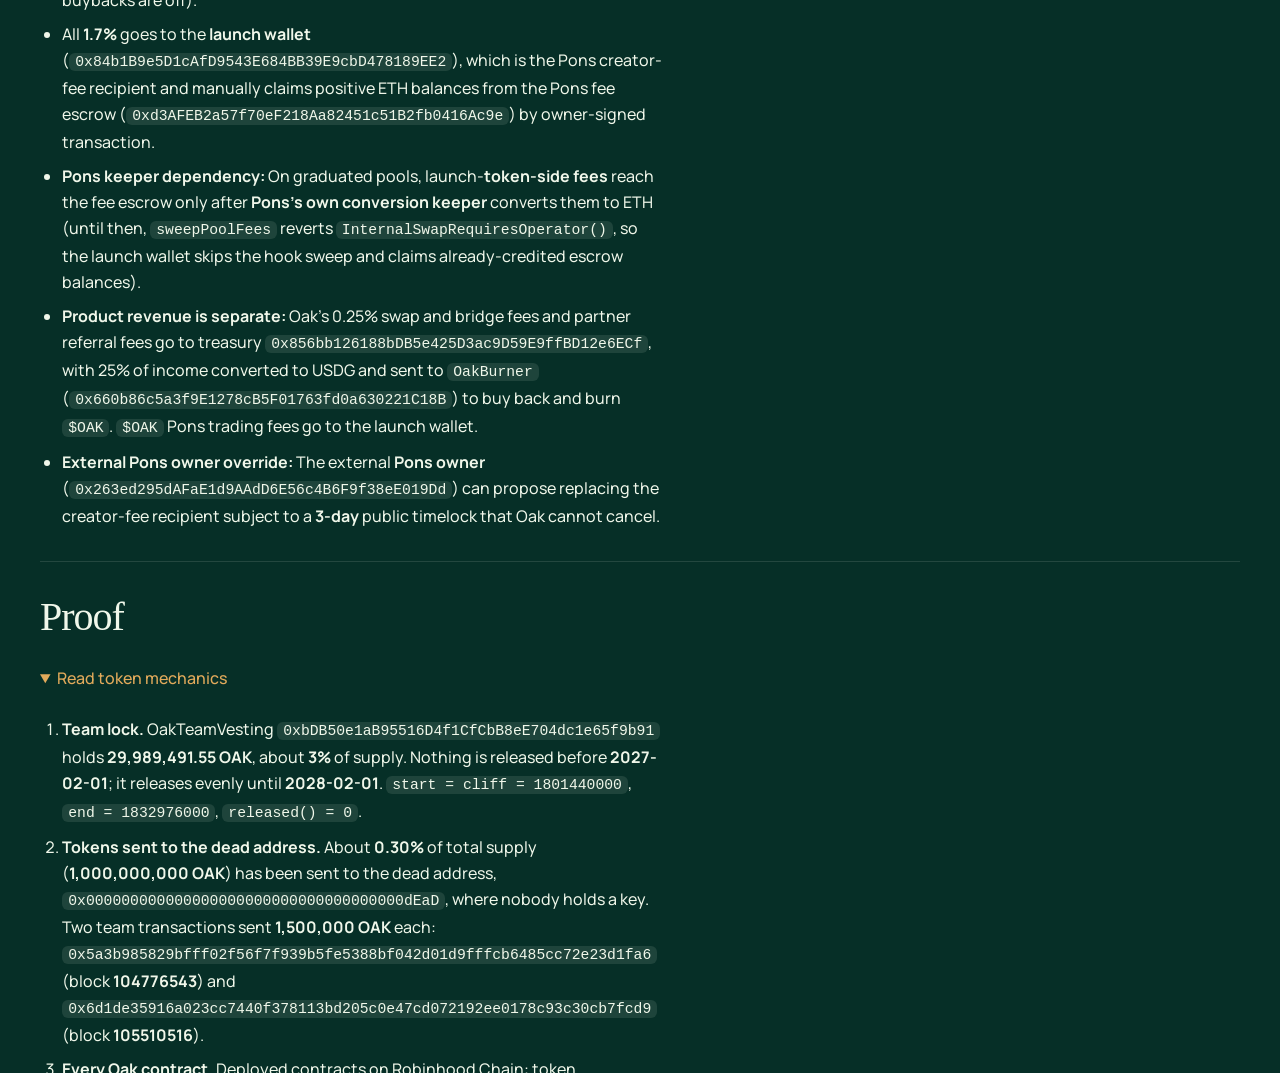
<file: token.html>
<!doctype html>
<html lang="en">
<head>
<meta charset="utf-8">
<meta name="viewport" content="width=device-width, initial-scale=1">
<title>$OAK token and its burns | Oak Agent Kit</title>
<meta name="description" content="What $OAK is and how its burns work: 25% of Oak's income buys back and burns $OAK. Holding $OAK has no access perks.">
<meta name="theme-color" content="#062F27">
<link rel="canonical" href="https://oakagentkit.org/token.html">
<meta property="og:url" content="https://oakagentkit.org/token.html">
<meta property="og:type" content="website">
<meta property="og:site_name" content="Oak Agent Kit">
<meta property="og:title" content="$OAK token and its burns | Oak Agent Kit">
<meta property="og:description" content="What $OAK is and how its burns work: 25% of Oak's income buys back and burns $OAK. Holding $OAK has no access perks.">
<meta property="og:image" content="https://oakagentkit.org/03-og-card-1200x630.jpg">
<meta property="og:image:width" content="1200">
<meta property="og:image:height" content="630">
<meta property="og:image:alt" content="The Oak mark in a carved-wood medallion beside a felt diorama of the giant Oak tree at dusk.">
<meta name="twitter:card" content="summary_large_image">
<link rel="icon" type="image/svg+xml" href="a-avatar-32.svg">
<link rel="icon" type="image/png" sizes="32x32" href="favicon-32x32.png">
<link rel="apple-touch-icon" href="favicon-180x180.png">
<link rel="preload" href="Manrope.woff2" as="font" type="font/woff2" crossorigin>
<link rel="stylesheet" href="styles.css">
</head>
<body>
<a class="skip" href="#main">Skip to content</a>
<header class="scene-header">
<div class="scene-header-inner">
 <a class="scene-brand" href="index.html" aria-label="Oak Agent Kit, home">
<img class="brand-mark" src="oak-mark-44.webp" srcset="oak-mark-88.webp 2x, oak-mark-132.webp 3x" width="44" height="44" alt="">
<img class="brand-word" src="oak-wordmark-1x.webp" srcset="oak-wordmark-2x.webp 2x, oak-wordmark-3x.webp 3x" width="164" height="26" alt="">
</a>
 <nav class="desktop-nav" aria-label="Main">
<ul>
<li>
<a href="how-it-works.html">How it works</a>
</li>
<li>
<a href="pricing.html">Pricing</a>
</li>
<li>
<a href="docs.html">Docs</a>
</li>
<li>
<a href="roadmap.html">Roadmap</a>
</li>
<li>
<a href="agents.html">Agents</a>
</li>
<li>
<a href="security.html">Security</a>
</li>
<li>
<a href="setup.html">Set up</a>
</li>
<li>
<a href="partnerships.html">Partnerships</a>
</li>
</ul>
</nav>
 <button class="menu-button" type="button" popovertarget="site-menu">Menu</button>
 <nav class="menu-panel" id="site-menu" popover aria-label="Main mobile">
<ul>
<li>
<a href="how-it-works.html">How it works</a>
</li>
<li>
<a href="pricing.html">Pricing</a>
</li>
<li>
<a href="docs.html">Docs</a>
</li>
<li>
<a href="roadmap.html">Roadmap</a>
</li>
<li>
<a href="agents.html">Agents</a>
</li>
<li>
<a href="security.html">Security</a>
</li>
<li>
<a href="setup.html">Set up</a>
</li>
<li>
<a href="partnerships.html">Partnerships</a>
</li>
</ul>
</nav>
 </div>
</header>
<main id="main">
<div class="scene-opening">
<section class="scene-hero scene-token" aria-labelledby="hero-title">
 <h1 id="hero-title" class="sr-only">$OAK</h1>
 <picture class="scene-picture" aria-hidden="true">
 <source media="(max-width: 700px)" srcset="scene-token-phone.webp" width="780" height="975">
 <img src="scene-token-desktop.webp" width="1440" height="810" alt="" fetchpriority="high" decoding="async">
 </picture>
 <div class="hero-actions">
<a class="glass-pill" href="token.html#token-details">Read token details<svg class="pill-arrow" width="12" height="12" viewBox="0 0 12 12" aria-hidden="true" focusable="false">
<path d="M3.5 8.5l5-5M4.5 3.5h4v4" fill="none" stroke="currentColor" stroke-width="1.5" stroke-linecap="round" stroke-linejoin="round"/>
</svg>
</a>
<p class="hero-status">Holding $OAK has no access perks.</p>
</div>
 </section>
<div class="page-body" id="token-details">
<div class="wrap">
<div class="prose">
<section class="token-overview">
<div class="token-lead token-utility">
<h2>$OAK is live. Holding it means the burns.</h2>
<p class="section-intro">$OAK is live on Pons. Oak is free, and holding $OAK has no access perks. Oak uses 25% of its income to buy back and burn $OAK.</p>
<div class="utility-grid">
<div class="utility-card">
<h3>What holding $OAK means</h3>
<p>Holding $OAK has no access perks. Every Oak tool works the same whether or not you hold $OAK. Its one link to Oak is the burns below.</p>
</div>
<div class="utility-card">
<h3>Where the income comes from</h3>
<p>Oak takes a 0.25% fee on swaps and bridges, plus partner referral fees. Each summary shows the fee before you say yes.</p>
</div>
<div class="utility-card">
<h3>What a burn does</h3>
<p>A burn permanently removes $OAK from the total supply. Oak makes its burns by hand, at least once a month.</p>
</div>
<div class="utility-card">
<h3>Reads and actions</h3>
<p>Read tools and actions across the 34 projects work for everyone. Actions need a verified ERC-8004 agent ID and your yes or no in chat.</p>
</div>
</div>
<h3 id="burn-sequence">How a burn works</h3>
<ol class="token-steps">
<li>Oak sets aside 25% of its income. This is done by hand, at least once a month.</li>
<li>Oak converts that income to USDG and sends the USDG to the OakBurner contract.</li>
<li>An Oak operator wallet then calls buyAndBurn. It buys $OAK with that USDG at the current pool price, in small steps. No single buy is larger than 1/200 of the USDG liquidity the price oracle reports for the pool.</li>
<li>Every $OAK it buys is burned, which permanently reduces the total supply.</li>
</ol>
<h3>The live token</h3>
<dl class="phase-list token-facts">
<div>
<dt>Address</dt>
<dd>
<code class="token-address">0x6511c233790Ec10f7d673c64DC82C3F941D57828</code> on Robinhood Chain (4663). Unrelated OAK tokens with the same ticker exist, so always check the address.</dd>
</div>
<div>
<dt>Venue</dt>
<dd>A standard Pons V2 coin paired with native ETH, graduating at 4.2 ETH into a locked Uniswap v4 pool. Pons page: <a href="https://ponsfamily.com/launchpad/0x6511c233790ec10f7d673c64dc82c3f941d57828">https://ponsfamily.com/launchpad/0x6511c233790ec10f7d673c64dc82c3f941d57828</a>.</dd>
</div>
<div>
<dt>Creator fees</dt>
<dd>Pons creator fees go to the launch wallet for development operations.</dd>
</div>
</dl>
<h3>How to get $OAK</h3>
<p>Use the official Pons page above and verify the address. Oak read tools can look up the token and quote a route.</p>
<ul class="prompt-list">
<li>
<p class="copy-prompt copyable" tabindex="0" role="region" aria-label="Prompt to copy" data-copy="Find $OAK at 0x6511c233790Ec10f7d673c64DC82C3F941D57828 with find_token, then quote 0.01 ETH to OAK with the best route. Show the summary and do not swap yet.">Find $OAK at 0x6511c233790Ec10f7d673c64DC82C3F941D57828 with find_token, then quote 0.01 ETH to OAK with the best route. Show the summary and do not swap yet.</p>
</li>
</ul>
<p class="copy-hint">One click selects a whole prompt. Then copy it: Cmd or Ctrl + C, or long-press on a phone.</p>
<p class="fine">Oak makes no promises about token prices or investment outcomes. It pays no protocol fees or rewards to token owners. The Pons terms and the token reference follow.</p>
</div>
<details class="reference-detail">
<summary>Who controls the treasury</summary>
<p>The treasury and contract admin is the single-owner wallet <code>0x856bb126188bDB5e425D3ac9D59E9ffBD12e6ECf</code>. One owner key can spend treasury funds and replace the price signer. There is no second-signature requirement. Key compromise exposes these powers; key loss can make treasury funds and administration inaccessible. It cannot spend user wallet balances. Safe support is an optional deployment profile, not the launch setup.</p>
<p>
<strong>Holding <code>$OAK</code> has no access perks. Oak uses 25% of its income to buy back and burn <code>$OAK</code>.</strong> Oak is free to use. Oak earns a 0.25% fee on swaps and bridges, plus partner referral fees. Oak never pays holders from protocol fees and never distributes fee payouts or rewards to token holders.</p>
<p>Oak is not affiliated with Robinhood. Oak shows a region notice by default.</p>
<hr>
</details>
</section>
<h2 id="oak-token-facts">1. <code>$OAK</code> Token Facts</h2>
<details open class="reference-detail">
<summary>Read token mechanics</summary>
<ul>
<li>
<strong>Name:</strong> Oak</li>
<li>
<strong>Ticker:</strong> <code>$OAK</code>
</li>
<li>
<strong>Chain:</strong> Robinhood Chain (<code>4663</code>, <code>0x1237</code>)</li>
<li>
<strong>Decimals:</strong> <code>18</code> (<code>OAK_DECIMALS = 18</code>)</li>
<li>
<strong>Launch venue &amp; pair:</strong> Standard Pons V2 coin paired with <strong>native ETH</strong> (bonding curve, graduating at <code>4.2 ETH</code> into a locked Uniswap v4 pool).</li>
<li>
<strong>Supply rule:</strong> Net supply is <code>totalSupply()</code>. <code>OakBurner</code> (<code>burn</code>) executes true token burns that permanently reduce <code>totalSupply()</code>. Tokens sent to dead addresses do not reduce <code>totalSupply()</code>, and liquidity locked by Pons at graduation remains part of <code>totalSupply()</code>.</li>
</ul>
<div data-slot="token-address">
<h3 id="canonical-oak-contract-address">Canonical <code>$OAK</code> Contract Address</h3>
<p>
<strong>
<code>$OAK</code> is live on Robinhood Chain.</strong> The official contract address is <code class="token-address">0x6511c233790Ec10f7d673c64DC82C3F941D57828</code>. Verify this exact address here and on <a href="https://x.com/OakAgentKit">@OakAgentKit</a>. Trust no other address. Pons page: <a href="https://ponsfamily.com/launchpad/0x6511c233790ec10f7d673c64dc82c3f941d57828">https://ponsfamily.com/launchpad/0x6511c233790ec10f7d673c64dc82c3f941d57828</a>.</p>
<p>
<strong>Known ticker clash:</strong> Other small, <strong>dormant</strong> tokens named <code>OAK</code> already exist on Robinhood Chain — for example <code>0x38fE199550E677Fa9caC196495460dfF97BCe28F</code>. They are unrelated to Oak. Always verify the exact contract address posted here and on <code>@OakAgentKit</code>.</p>
</div>
<hr>
</details>
<h2 id="how-oak-takes-income">2. How Oak Takes Income</h2>
<details open class="reference-detail">
<summary>Read token mechanics</summary>
<p>Oak is free to use. Read tools work immediately; action tools require a verified ERC-8004 identity and a yes in chat (except <code>gloam_claim</code>, which needs no identity). Legacy v1 and v2 billing contracts remain deployed on-chain and unused.</p>
<p>Oak takes a 0.25% fee on swaps and bridges, plus partner referral fees:</p>
<ol>
<li>
<strong>0.25% swap and bridge fee (25 basis points) to treasury <code>0x856bb126188bDB5e425D3ac9D59E9ffBD12e6ECf</code>:</strong>
<ul>
<li>
<strong>KyberSwap (<code>kyberswap_quote</code>, <code>kyberswap_swap</code>, and generic <code>quote</code>/<code>swap</code> when KyberSwap wins):</strong> <code>feeAmount = &quot;25&quot;</code>, <code>isInBps = true</code>, <code>chargeFeeBy = &quot;currency_in&quot;</code>, <code>feeReceiver = 0x856bb126188bDB5e425D3ac9D59E9ffBD12e6ECf</code>.</li>
<li>
<strong>Velora (<code>velora_quote</code>, <code>velora_swap</code>, and generic <code>quote</code>/<code>swap</code> when Velora wins):</strong> <code>partnerFeeBps = 25</code>, <code>partnerAddress = 0x856bb126188bDB5e425D3ac9D59E9ffBD12e6ECf</code>, <code>takeSurplus = false</code>.</li>
<li>
<strong>Relay (<code>relay_quote</code>, <code>relay_bridge_in</code>, <code>relay_bridge_out</code>):</strong> <code>appFees = [{ recipient: &quot;0x856bb126188bDB5e425D3ac9D59E9ffBD12e6ECf&quot;, fee: &quot;25&quot; }]</code>. Relay collects the app fee off-chain into the app balance, claimable via <code>relay_app_fee_claims</code>; it need not appear as a treasury transfer in the deposit calldata. Relay also charges its own fees.</li>
<li>
<strong>Pons launch-curve trades and direct Uniswap fallback routes:</strong> 0 bps from Oak; venue fees still apply.</li>
</ul>
</li>
<li>
<strong>hood.ag referral fees:</strong>
<ul>
<li>On <code>registerMany</code>, <code>registerManyUSDG</code>, <code>buy</code>, and <code>buyUSDG</code>, Oak passes treasury <code>0x856bb126188bDB5e425D3ac9D59E9ffBD12e6ECf</code> as <code>referrer</code>. Oak receives 5% of registrations and 4% of resales, and buyers get 5% and 4% off.</li>
<li>When the payer or seller is the treasury wallet itself (<code>0x856bb126188bDB5e425D3ac9D59E9ffBD12e6ECf</code>), <code>referrer</code> is <code>0x0000000000000000000000000000000000000000</code> because hood.ag's contracts reject self-referral (<code>SelfReferral</code>), so no referral share or discount applies.</li>
</ul>
</li>
<li>
<strong>Borro Bookrunners referral share:</strong>
<ul>
<li>Borro is an official Oak partner. Borro's own team runs its product and contracts; Oak didn't build them and doesn't run them.</li>
<li>When a vault is listed on <code>BorroBuilders</code> (<code>0x082Ae609bdC7ccEec0C58B2361a21c49dc2aE291</code>) and the <code>oak</code> code is registered, <code>borro_deposit</code> routes through <code>BorroBuilders.deposit(vault, assets, code, minShares)</code> with code <code>oak</code> and <code>minShares</code> enforced on-chain (<code>You receive at least {minShares} vault shares, or the deposit will not go through.</code>), falling back to direct <code>vault.deposit</code> when unlisted or unregistered. Withdrawals target the vault directly.</li>
<li>Borro keeps 10% of the interest as its fee; on deposits using Oak's code, Borro pays Oak all of that fee for the first 12 months, then half, paid monthly in USDG (<code>0x5fc5360d0400a0fd4f2af552add042d716f1d168</code>, 6 decimals).</li>
</ul>
</li>
</ol>
<hr>
</details>
<h2 id="price-source-and-the-50-guard">3. Price Source and the 50% Guard</h2>
<details open class="reference-detail">
<summary>Read token mechanics</summary>
<h3 id="two-leg-price-calculation-and-on-chain-checks">Two-leg price calculation and on-chain checks</h3>
<ul>
<li>
<strong>OAK/ETH leg (signed note):</strong> Because Pons V2 graduated pools use a fixed Uniswap v4 hook that records no on-chain TWAP observations, the Oak server's note issuer computes the ETH-volume-weighted mean of per-trade <code>oakPerEthE18</code> over <code>[now - 1800s, now)</code>, floor-rounded, and signs a <strong>signed 30-minute <code>$OAK</code> price note</strong> (<code>PriceNote { wallet, oakPerEthE18, timestamp, nonce }</code>). Each note has a <strong>5-minute life</strong> (<code>300</code> seconds), works once, and is bound to one caller wallet (<code>msg.sender</code>) and one consuming contract. The issuer refuses to sign if the pool is younger than <code>1,800</code> seconds, has fewer than <code>10</code> trades in the window, has under <code>$5,000</code> two-sided depth, or lies outside the guard band.</li>
<li>
<strong>ETH/USD leg (on-chain):</strong> <strong>ETH/USD is read on-chain</strong> by <code>OakOracle.ethUsdE18()</code> from the <strong>30-minute average</strong> (<code>observe([1800, 0])</code>) of the <strong>ETH/USDG pool</strong> (<code>0x52e65B17fB6E5BA00Ed806f37Afcd2DaA50271Ca</code>). <code>&quot;USD&quot;</code> is the USDG quote of the on-chain ETH/USDG pool; Oak <strong>assumes USDG trades at a dollar</strong>.</li>
<li>
<strong>50% guard and 10% burner spot check:</strong> <code>OakOracle</code> enforces a <strong>50% guard</strong>, rejecting any note whose <code>oakPerEthE18</code> is not <strong>within 50% of the live pool price</strong> (<code>spot / 2 &lt;= note &lt;= spot * 3 / 2</code>, read live from <code>PoolManager.extsload</code> slot 6). <code>OakBurner</code> (<code>0x660b86c5a3f9E1278cB5F01763fd0a630221C18B</code>) also enforces a 10% spot check (<code>spot * 9 / 10 &lt;= note &lt;= spot * 11 / 10</code>).</li>
<li>
<strong>Signer boundary:</strong> The price signer is the <strong>one always-on key</strong> in Oak: it is <strong>sign-only</strong>, <strong>holds no ETH</strong>, and is <strong>separate from the treasury owner key</strong>. The <strong>Treasury owner can replace the price signer</strong> (<code>setPriceSigner</code>), and setting the <strong>zero address pauses pricing</strong>. A dishonest or <strong>stolen</strong> signer alone is bounded by the oracle's guard to <strong>0.5x to 1.5x</strong> of the live pool price, and <code>OakBurner</code>'s 10% spot check narrows that further.</li>
</ul>
<hr>
</details>
<h2 id="the-25-buyback-and-burn-sequence-and-oakburner">4. The 25% Buyback-and-Burn Sequence and <code>OakBurner</code>
</h2>
<details open class="reference-detail">
<summary>Read token mechanics</summary>
<p>25% of Oak's income buys back and burns <code>$OAK</code>.</p>
<h3 id="the-burn-sequence">The burn sequence</h3>
<ol>
<li>
<strong>Convert 25% of fee income to USDG:</strong> At least monthly, convert 25% of the period's fee income to USDG (<code>0x5fc5360d0400a0fd4f2af552add042d716f1d168</code>).</li>
<li>
<strong>Transfer USDG to <code>OakBurner</code> first:</strong> Transfer that USDG to <code>OakBurner</code> (<code>0x660b86c5a3f9E1278cB5F01763fd0a630221C18B</code>) before calling the burn (<code>buyAndBurn</code> spends USDG already held by the contract; it does not pull from the caller).</li>
<li>
<strong>Fetch a caller-bound burner price note:</strong> An operator wallet with an Oak session fetches a <code>for: &quot;burner&quot;</code> price note from <code>POST /v1/price-note</code> bound to that caller wallet (<code>msg.sender</code>, not <code>address(0)</code>).</li>
<li>
<strong>Call <code>buyAndBurn</code> in bounded chunks:</strong> The same wallet calls <code>buyAndBurn(usdgIn, note, sig)</code> in chunks of at most <code>oracle.liquidityUsdgE6() / 200</code> (<strong>0.5% of live pool liquidity</strong> per call) along the fixed route <code>USDG -&gt; ETH -&gt; $OAK</code>, requiring <code>minOakOut</code> at a price limit of at most <code>note * 1.02</code> (never the live spot price). Purchased <code>$OAK</code> is destroyed in the same transaction via <code>burn(uint256)</code>, permanently reducing <code>totalSupply()</code>.</li>
<li>
<strong>Public reporting:</strong> Burn posts say <code>&quot;we burned&quot;</code>.</li>
<li>
<strong>Armed 90-day sweep timer:</strong> The single-owner treasury wallet can sweep stuck USDG from <code>OakBurner</code> to the treasury only after a <strong>90-day timer</strong> started by a public transaction (<code>armSweep</code>, which records <code>armedAt</code> and <code>armedBalance</code>). This power is not limited to a broken burner. A successful burn cancels the timer only when its USDG input is at least the smaller of 1% of the armed balance (rounded up) and the most one burn call may take; a smaller burn succeeds but leaves the timer running. Calling <code>sweepStuck()</code> after 90 days moves <strong>at most the balance recorded when</strong> the timer was armed (<code>min(balance, armedBalance)</code>), so later deposits require a fresh 90-day timer.</li>
</ol>
<hr>
</details>
<h2 id="oak-trading-fees-to-the-launch-wallet">5. <code>$OAK</code> Trading Fees to the Launch Wallet</h2>
<details open class="reference-detail">
<summary>Read token mechanics</summary>
<ul>
<li>Every <code>$OAK</code> trade on Pons V2 pays a <code>2%</code> fee: <code>0.3%</code> to Pons and <strong>1.7%</strong> creator fee (<code>0.7%</code> standard creator share + <code>1%</code> creator tax set at launch; venue buybacks are off).</li>
<li>All <strong>1.7%</strong> goes to the <strong>launch wallet</strong> (<code>0x84b1B9e5D1cAfD9543E684BB39E9cbD478189EE2</code>), which is the Pons creator-fee recipient and manually claims positive ETH balances from the Pons fee escrow (<code>0xd3AFEB2a57f70eF218Aa82451c51B2fb0416Ac9e</code>) by owner-signed transaction.</li>
<li>
<strong>Pons keeper dependency:</strong> On graduated pools, launch-<strong>token-side fees</strong> reach the fee escrow only after <strong>Pons's own conversion keeper</strong> converts them to ETH (until then, <code>sweepPoolFees</code> reverts <code>InternalSwapRequiresOperator()</code>, so the launch wallet skips the hook sweep and claims already-credited escrow balances).</li>
<li>
<strong>Product revenue is separate:</strong> Oak's 0.25% swap and bridge fees and partner referral fees go to treasury <code>0x856bb126188bDB5e425D3ac9D59E9ffBD12e6ECf</code>, with 25% of income converted to USDG and sent to <code>OakBurner</code> (<code>0x660b86c5a3f9E1278cB5F01763fd0a630221C18B</code>) to buy back and burn <code>$OAK</code>. <code>$OAK</code> Pons trading fees go to the launch wallet.</li>
<li>
<strong>External Pons owner override:</strong> The external <strong>Pons owner</strong> (<code>0x263ed295dAFaE1d9AAdD6E56c4B6F9f38eE019Dd</code>) can propose replacing the creator-fee recipient subject to a <strong>3-day</strong> public timelock that Oak cannot cancel.</li>
</ul>
<hr>
</details>
<h2 id="proof">Proof</h2>
<details open class="reference-detail">
<summary>Read token mechanics</summary>
<ol>
<li>
<strong>Team lock.</strong> OakTeamVesting <code>0xbDB50e1aB95516D4f1CfCbB8eE704dc1e65f9b91</code> holds <strong>29,989,491.55 OAK</strong>, about <strong>3%</strong> of supply. Nothing is released before <strong>2027-02-01</strong>; it releases evenly until <strong>2028-02-01</strong>. <code>start = cliff = 1801440000</code>, <code>end = 1832976000</code>, <code>released() = 0</code>.</li>
<li>
<strong>Tokens sent to the dead address.</strong> About <strong>0.30%</strong> of total supply (<strong>1,000,000,000 OAK</strong>) has been sent to the dead address, <code>0x000000000000000000000000000000000000dEaD</code>, where nobody holds a key. Two team transactions sent <strong>1,500,000 OAK</strong> each: <code>0x5a3b985829bfff02f56f7f939b5fe5388bf042d01d9fffcb6485cc72e23d1fa6</code> (block <strong>104776543</strong>) and <code>0x6d1de35916a023cc7440f378113bd205c0e47cd072192ee0178c93c30cb7fcd9</code> (block <strong>105510516</strong>).</li>
<li>
<strong>Every Oak contract.</strong> Deployed contracts on Robinhood Chain: token <code>0x6511c233790Ec10f7d673c64DC82C3F941D57828</code>, oracle <code>0x9d3Ae2a760B6266F8A92240a59e5006D1AADBD30</code>, burner <code>0x660b86c5a3f9E1278cB5F01763fd0a630221C18B</code> (earlier v1 burner <code>0x0704AE41934EE9b71A85cBd308786CfE503108f4</code>), team lock <code>0xbDB50e1aB95516D4f1CfCbB8eE704dc1e65f9b91</code>, and legacy billing contracts <code>0x5e0d93D4bad53388839Ac5A53dB716b70d8606A8</code> and <code>0xF1C5d40997e1151B125a41e822C4278b153c4610</code> (deployed and unused; Oak is free).</li>
<li>
<strong>npm downloads.</strong> <strong>1,000+ downloads on npm</strong> of <code>@oakagentkit/core</code> plus <code>@oakagentkit/addon</code>.</li>
</ol>
</details>
</div>
</div>
</div>
</div>
<div class="quiet-section"><div class="prose"><details class="reference-detail"><summary>Creator-fee recipient verification</summary>
<p>At block 104031947 on Robinhood Chain (4663), checked 2026-11-02T07:09:58Z, the Pons factory returned launch wallet <code>0x84b1B9e5D1cAfD9543E684BB39E9cbD478189EE2</code> as the current creator-fee recipient for $OAK. The recipient can change; this is a dated chain observation.</p>
<p>Read-only call: <code>eth_call</code> to factory <code>0x7eD598BcEf8bd9Edd8C97A195C6d13f40801EC7e</code>, function <code>getLaunchedToken(0x6511c233790Ec10f7d673c64DC82C3F941D57828)</code>, at block <code>0x63366cb</code>, using the public Robinhood Chain mainnet RPC. The fourth returned tuple field is <code>creatorFeeRecipient</code>.</p>
</details></div></div>
</main>
<footer class="scene-footer">
<div class="scene-footer-inner">
<div class="scene-footer-top">
<a class="scene-brand" href="index.html" aria-label="Oak Agent Kit, home">
<img class="brand-mark" src="oak-mark-44.webp" srcset="oak-mark-88.webp 2x, oak-mark-132.webp 3x" width="44" height="44" alt="" loading="lazy">
<img class="brand-word" src="oak-wordmark-1x.webp" srcset="oak-wordmark-2x.webp 2x, oak-wordmark-3x.webp 3x" width="164" height="26" alt="" loading="lazy">
</a>
<nav aria-label="Footer">
<ul>
<li>
<a href="how-it-works.html">How it works</a>
</li>
<li>
<a href="pricing.html">Pricing</a>
</li>
<li>
<a href="docs.html">Docs</a>
</li>
<li>
<a href="security.html">Security</a>
</li>
<li>
<a href="about.html">About</a>
</li>
<li>
<a href="roadmap.html">Roadmap</a>
</li>
<li>
<a href="agents.html">Agents</a>
</li>
<li>
<a href="partnerships.html">Partnerships</a>
</li>
<li>
<a href="setup.html">Set up</a>
</li>
<li>
<a href="token.html">Token</a>
</li>
<li>
<a href="privacy.html">Privacy</a>
</li>
<li>
<a href="https://github.com/OakAgentKit/oak">GitHub</a>
</li>
<li>
<a href="https://x.com/OakAgentKit">@OakAgentKit on X</a>
</li>
<li>
<a href="https://x.com/OakAgentKit/status/2119114741234974988">Launch film on X</a>
</li>
</ul>
</nav>
</div>
 <p class="footer-status">Oak is free. $OAK is live.</p>
 <p>$OAK is live. Oak is free. Reads work straight away. Actions need a verified ERC-8004 agent ID and your yes or no in chat. Call account to see where your setup stands. Official $OAK address: <code class="token-address">0x6511c233790Ec10f7d673c64DC82C3F941D57828</code>. Pons page: <a href="https://ponsfamily.com/launchpad/0x6511c233790ec10f7d673c64dc82c3f941d57828">https://ponsfamily.com/launchpad/0x6511c233790ec10f7d673c64dc82c3f941d57828</a>. Holding $OAK has no access perks. Oak uses 25% of its income to buy back and burn $OAK.</p>
 <p>Independent software, not affiliated with Robinhood. Not financial advice. Oak makes no promises about token prices or investment outcomes.</p>
 <p>Region notice: project and asset availability varies by jurisdiction. You are responsible for local compliance.</p>
 <p class="fine">Docs, examples and contracts are MIT. The compiled npm packages are Free-to-Use, No Copying; their source and the hosted Oak service are private. Manrope is self-hosted under the SIL Open Font Licence.</p>
</div>
</footer>
</body>
</html>
</file>
<file: styles.css>
/* GENERATED by site/build.mjs from site/css/*.css. Edit the partials, not this file. */
/* Oak site v2. Palette: Deep Forest #062F27, Electric Lime #C3F56B, Off-White #F0F7EA.
   Wood amber (#D9A45F) comes from the carved-oak art and is used for small labels only.
   This file is the shared base: tokens, layout, header/footer, buttons, cards, tabs,
   details, tables and the prose style for pages rendered from Markdown. */
@font-face {
  font-family: "Manrope";
  src: url("Manrope.woff2") format("woff2"), url("Manrope.ttf") format("truetype");
  font-weight: 200 800;
  font-display: swap;
}

:root {
  --forest: #062F27;
  --forest-2: #0A3B31;
  --forest-3: #0F4A3D;
  --ink: #04221C;
  --lime: #C3F56B;
  --paper: #F0F7EA;
  --paper-dim: #C9D8C8;
  --amber: #D9A45F;
  --stitch: rgba(240, 247, 234, 0.12);
  --radius: 16px;
  --mono: ui-monospace, "SF Mono", Menlo, Consolas, monospace;
}

* { box-sizing: border-box; }
html { -webkit-text-size-adjust: 100%; scroll-padding-top: 5rem; }
body {
  margin: 0;
  background: var(--forest);
  color: var(--paper);
  font-family: "Manrope", system-ui, -apple-system, "Segoe UI", Roboto, sans-serif;
  font-weight: 450;
  font-size: 1.0625rem;
  line-height: 1.6;
  overflow-wrap: break-word;
}
img { max-width: 100%; height: auto; display: block; }
a { color: var(--lime); text-underline-offset: 3px; }
a:hover { color: var(--paper); }
:focus-visible { outline: 2px solid var(--lime); outline-offset: 4px; }
.skip { position: absolute; left: -999px; top: 0; background: var(--lime); color: var(--forest); padding: 0.6rem 1rem; z-index: 20; }
.skip:focus { left: 0.5rem; top: 0.5rem; }
.sr-only { position: absolute; width: 1px; height: 1px; overflow: hidden; clip: rect(0 0 0 0); white-space: nowrap; }

.wrap { width: 100%; max-width: 1120px; margin: 0 auto; padding: 0 1.25rem; }

h1, h2, h3, h4 { font-weight: 650; line-height: 1.15; margin: 0 0 0.75rem; letter-spacing: -0.01em; }
h1 { font-size: clamp(2rem, 6.2vw, 3.4rem); margin-bottom: 1.1rem; }
h2 { font-size: clamp(1.55rem, 4.2vw, 2.2rem); }
h3 { font-size: 1.2rem; color: var(--lime); }
h4 { font-size: 1.02rem; color: var(--amber); }
p { margin: 0 0 1rem; }
code, pre { font-family: var(--mono); font-size: 0.92em; }
code { background: rgba(240, 247, 234, 0.1); padding: 0.1em 0.4em; border-radius: 6px; overflow-wrap: anywhere; }
code code { background: none; padding: 0; font-weight: 650; }
.eyebrow { color: var(--amber); font-weight: 650; text-transform: uppercase; letter-spacing: 0.12em; font-size: 0.8rem; margin-bottom: 0.75rem; }
.sub { color: var(--paper-dim); max-width: 62ch; }
.note { color: var(--paper-dim); font-size: 0.98rem; max-width: 70ch; margin-top: 1rem; }

/* ---------- header ---------- */
.top { background: var(--forest); border-bottom: 1px solid var(--stitch); position: sticky; top: 0; z-index: 10; }
.top-row { display: flex; align-items: center; justify-content: space-between; gap: 1rem; padding-top: 0.5rem; padding-bottom: 0.5rem; position: relative; }
.brand img { height: 42px; width: auto; }
.nav-toggle { position: absolute; opacity: 0; width: 1px; height: 1px; pointer-events: none; }
.nav-btn { display: inline-flex; align-items: center; gap: 0.5rem; padding: 0.5rem 0.9rem; border: 1px solid var(--stitch); border-radius: 12px; font-weight: 650; font-size: 0.95rem; cursor: pointer; }
.nav-btn::before { content: ""; width: 1.1rem; height: 0.8rem; background: linear-gradient(var(--paper) 0 2px, transparent 2px 6px, var(--paper) 6px 8px, transparent 8px 12px, var(--paper) 12px 14px) center/100% 14px no-repeat; }
.nav-toggle:focus-visible + .nav-btn { outline: 3px solid var(--lime); outline-offset: 3px; }
.site-nav { display: none; position: absolute; left: 0; right: 0; top: 100%; background: var(--forest); border-bottom: 1px solid var(--stitch); padding: 0.5rem 1.25rem 1.25rem; }
.nav-toggle:checked ~ .site-nav { display: block; }
.site-nav ul { list-style: none; margin: 0; padding: 0; display: grid; gap: 0.1rem; }
.site-nav a { display: block; color: var(--paper); text-decoration: none; font-weight: 600; padding: 0.6rem 0.25rem; border-bottom: 1px solid rgba(195, 245, 107, 0.15); }
.site-nav a:hover, .site-nav a[aria-current="page"] { color: var(--lime); }
.site-nav a[aria-current="page"] { box-shadow: inset 3px 0 var(--lime); padding-left: 0.75rem; }
.site-nav .nav-install a, .btn { background: var(--lime); color: var(--forest); border-radius: 999px; }
.site-nav .nav-install a { text-align: center; margin: 0.6rem 0; border: 0; padding: 0.7rem 1rem; font-weight: 700; }
.site-nav .nav-install a:hover { background: var(--paper); color: var(--forest); }
.site-nav .nav-ext a::after { content: " \2197"; }

@media (min-width: 1040px) {
  .nav-btn, .nav-toggle { display: none; }
  .site-nav { display: block; position: static; background: none; border: 0; padding: 0; }
  .site-nav ul { display: flex; align-items: center; gap: 0.15rem 0.85rem; }
  .site-nav a { border: 0; padding: 0.3rem 0; font-size: 0.93rem; }
  .site-nav a[aria-current="page"] { box-shadow: none; padding-left: 0; text-decoration: underline; text-decoration-thickness: 2px; text-underline-offset: 6px; }
  .site-nav .nav-install a { margin: 0; padding: 0.4rem 1rem; }
}

/* ---------- buttons, command pill, cards ---------- */
.btn { display: inline-block; padding: 0.8rem 1.5rem; font-weight: 700; text-decoration: none; border: 2px solid var(--lime); }
.btn:hover { background: var(--paper); border-color: var(--paper); color: var(--forest); }
.btn.ghost { background: transparent; color: var(--lime); border: 1px solid var(--stitch); }
.btn.ghost:hover { background: rgba(195, 245, 107, 0.12); color: var(--paper); border-color: var(--lime); }
.btn-row { display: flex; flex-wrap: wrap; gap: 0.75rem; margin: 1.25rem 0; }
.cmd { display: inline-flex; max-width: 100%; align-items: center; background: var(--ink); border: 2px solid var(--forest-3); border-radius: 999px; padding: 0.55rem 1.2rem; overflow-x: auto; }
.cmd code { background: none; padding: 0; color: var(--lime); white-space: nowrap; font-size: 0.98rem; }
.card {
  background: var(--forest-3);
  border: 1px solid var(--stitch);
  border-radius: var(--radius);
  padding: 1.1rem 1.25rem;
  min-width: 0;
}
.card > :last-child { margin-bottom: 0; }
.block { padding: 3.5rem 0; }
.block.alt { background: var(--forest-2); border-top: 1px solid var(--stitch); border-bottom: 1px solid var(--stitch); }
.grid { display: grid; gap: 1.1rem; grid-template-columns: 1fr; min-width: 0; }
.grid > * { min-width: 0; }
.art { margin: 0; border-radius: 18px 24px 16px 26px; border: 3px solid var(--forest-3); overflow: hidden; box-shadow: 0 12px 28px rgba(0, 0, 0, 0.35); background: var(--forest-2); }
.art img { width: 100%; }
.art figcaption { padding: 0.5rem 0.9rem; font-size: 0.88rem; color: var(--paper-dim); background: var(--forest-2); }

/* ---------- md pages: hero + prose ---------- */
.page-hero { padding: 2.5rem 0 1.5rem; background: radial-gradient(900px 400px at 90% -20%, var(--forest-3), transparent 70%), var(--forest); }
.page-hero .wrap { display: grid; gap: 1.5rem; align-items: center; }
.page-hero h1 { max-width: 20ch; }
.page-hero .lede { color: var(--paper-dim); max-width: 56ch; font-size: 1.1rem; }
.toc { margin: 1.25rem 0 0; }
.toc ul { list-style: none; margin: 0; padding: 0; display: flex; flex-wrap: wrap; gap: 0.4rem 0.5rem; }
.toc a { display: inline-block; border: 1px solid var(--stitch); border-radius: 999px; padding: 0.15rem 0.8rem; font-size: 0.9rem; font-weight: 600; text-decoration: none; }
.toc a:hover { background: rgba(195, 245, 107, 0.12); }
.toc code { padding: 0.05em 0.25em; }
.page-body { padding: 1.5rem 0 4rem; }
.prose { max-width: 78ch; }
.prose.wide { max-width: none; }
.prose > h2, .doc-part > h2 { margin-top: 2.75rem; padding-top: 1.25rem; border-top: 1px solid var(--stitch); }
.prose > h2:first-child, .doc-part > h2:first-child { margin-top: 0; border-top: 0; padding-top: 0; }
.prose h3 { margin-top: 1.75rem; }
.prose ul, .prose ol { padding-left: 1.4rem; margin: 0 0 1rem; display: grid; gap: 0.5rem; }
.prose li { min-width: 0; overflow-wrap: anywhere; }
.prose li > ul, .prose li > ol { margin: 0.5rem 0 0; }
.prose hr { border: 0; border-top: 1px solid var(--stitch); margin: 2rem 0; }
.prose blockquote { margin: 1rem 0; padding: 0.4rem 1.1rem; border-left: 4px solid var(--lime); background: var(--forest-2); border-radius: 0 12px 12px 0; }
.prose blockquote p { margin: 0.4rem 0; }
.prose [data-slot] { border: 1px solid var(--stitch); border-radius: var(--radius); padding: 0.9rem 1.2rem; background: var(--forest-2); margin: 1.25rem 0; }
.prose span[data-slot] { display: block; border: 0; padding: 0; background: none; margin: 0; }
.prose [data-slot] h3 { margin-top: 0; }
.prose [data-slot] > :last-child { margin-bottom: 0; }
.code-block { margin: 0.75rem 0 1.25rem; background: var(--ink); border: 2px solid var(--forest-3); border-radius: 12px; padding: 0.9rem 1.1rem; overflow-x: auto; max-width: 100%; }
.code-block code { background: none; padding: 0; color: var(--paper); white-space: pre; overflow-wrap: normal; }
.prose [data-slot="install"] .code-block code { color: var(--lime); }

/* tables: real tables from 760px, labelled cards below (and always for .stack) */
.table-wrap { margin: 1rem 0 1.5rem; max-width: 100%; }
.md-table { width: 100%; border-collapse: separate; border-spacing: 0; background: var(--forest-3); border: 1px solid var(--stitch); border-radius: var(--radius); overflow: hidden; }
.md-table th, .md-table td { text-align: left; vertical-align: top; padding: 0.7rem 0.9rem; font-size: 0.95rem; border-bottom: 1px solid rgba(195, 245, 107, 0.2); }
.md-table th { color: var(--amber); font-weight: 650; background: var(--forest-2); }
.md-table tbody tr:last-child td { border-bottom: 0; }
.md-table.curve { table-layout: fixed; }
@media (max-width: 759px) { .md-table.curve th, .md-table.curve td { padding: 0.55rem 0.5rem; font-size: 0.84rem; } }
@media (max-width: 759px) {
  .md-table:not(.curve), .md-table:not(.curve) tbody, .md-table:not(.curve) tr, .md-table:not(.curve) td { display: block; }
  .md-table:not(.curve) { background: none; border: 0; border-radius: 0; }
  .md-table:not(.curve) thead { position: absolute; left: -9999px; }
  .md-table:not(.curve) tr { background: var(--forest-3); border: 1px solid var(--stitch); border-radius: var(--radius); padding: 0.4rem 0.9rem 0.6rem; margin-bottom: 1rem; }
  .md-table:not(.curve) td { border: 0; padding: 0.4rem 0; font-size: 0.95rem; }
  .md-table:not(.curve) td::before { content: attr(data-label); display: block; color: var(--amber); font-weight: 650; font-size: 0.78rem; letter-spacing: 0.08em; text-transform: uppercase; }
  .md-table:not(.curve) td:first-child { font-weight: 650; font-size: 1.02rem; border-bottom: 1px solid rgba(195, 245, 107, 0.25); padding-bottom: 0.6rem; margin-bottom: 0.3rem; }
  .md-table:not(.curve) td:first-child::before { content: none; }
}
.md-table.stack, .md-table.stack tbody, .md-table.stack tr, .md-table.stack td { display: block; }
.md-table.stack { background: none; border: 0; border-radius: 0; }
.md-table.stack thead { position: absolute; left: -9999px; }
.md-table.stack tr { background: var(--forest-3); border: 1px solid var(--stitch); border-radius: var(--radius); padding: 0.4rem 1.1rem 0.7rem; margin-bottom: 1.1rem; }
.md-table.stack td { border: 0; padding: 0.45rem 0; font-size: 0.95rem; }
.md-table.stack td::before { content: attr(data-label); display: block; color: var(--amber); font-weight: 650; font-size: 0.78rem; letter-spacing: 0.08em; text-transform: uppercase; }
.md-table.stack td:first-child { font-weight: 650; font-size: 1.1rem; color: var(--lime); border-bottom: 1px solid rgba(195, 245, 107, 0.25); padding-bottom: 0.6rem; margin-bottom: 0.3rem; }
.md-table.stack td:first-child::before { content: none; }
@media (min-width: 1000px) {
  .md-table.stack tr { display: grid; grid-template-columns: 1fr 1fr; column-gap: 1.5rem; }
  .md-table.stack td:first-child { grid-column: 1 / -1; }
}

/* ---------- CSS-only tabs (agent snippets) ---------- */
.tabs { margin: 1rem 0 1.5rem; }
.tabs > input { position: absolute; opacity: 0; width: 1px; height: 1px; pointer-events: none; }
.tabs > .tab-bar { display: flex; flex-wrap: wrap; gap: 0.4rem; }
.tabs > .tab-bar label { cursor: pointer; padding: 0.45rem 1rem; border: 1px solid var(--stitch); border-radius: 999px; font-weight: 650; font-size: 0.95rem; }
.tabs > .tab-bar label:hover { background: rgba(195, 245, 107, 0.12); }
.tabs .tab-panel { display: none; margin-top: 0.9rem; }
.tabs .tab-panel > :last-child { margin-bottom: 0; }
.tabs > input:nth-of-type(1):checked ~ .tab-bar label:nth-child(1),
.tabs > input:nth-of-type(2):checked ~ .tab-bar label:nth-child(2),
.tabs > input:nth-of-type(3):checked ~ .tab-bar label:nth-child(3),
.tabs > input:nth-of-type(4):checked ~ .tab-bar label:nth-child(4),
.tabs > input:nth-of-type(5):checked ~ .tab-bar label:nth-child(5) { background: var(--lime); color: var(--forest); border-style: solid; border-color: var(--lime); }
.tabs > input:nth-of-type(1):checked ~ .tab-panels > .tab-panel:nth-child(1),
.tabs > input:nth-of-type(2):checked ~ .tab-panels > .tab-panel:nth-child(2),
.tabs > input:nth-of-type(3):checked ~ .tab-panels > .tab-panel:nth-child(3),
.tabs > input:nth-of-type(4):checked ~ .tab-panels > .tab-panel:nth-child(4),
.tabs > input:nth-of-type(5):checked ~ .tab-panels > .tab-panel:nth-child(5) { display: block; }
.tabs > input:nth-of-type(1):focus-visible ~ .tab-bar label:nth-child(1),
.tabs > input:nth-of-type(2):focus-visible ~ .tab-bar label:nth-child(2),
.tabs > input:nth-of-type(3):focus-visible ~ .tab-bar label:nth-child(3),
.tabs > input:nth-of-type(4):focus-visible ~ .tab-bar label:nth-child(4),
.tabs > input:nth-of-type(5):focus-visible ~ .tab-bar label:nth-child(5) { outline: 3px solid var(--paper); outline-offset: 3px; }

/* ---------- details (progressive disclosure) ---------- */
details.drawer { background: var(--forest-2); border: 1px solid var(--stitch); border-radius: var(--radius); margin: 1.25rem 0; }
details.drawer > summary { cursor: pointer; padding: 0.9rem 1.25rem; font-weight: 650; color: var(--lime); list-style: none; display: flex; gap: 0.6rem; align-items: baseline; }
details.drawer > summary::-webkit-details-marker { display: none; }
details.drawer > summary::before { content: "+"; font-weight: 700; display: inline-grid; place-items: center; width: 1.4rem; height: 1.4rem; border-radius: 50%; background: var(--lime); color: var(--forest); flex: none; line-height: 1; }
details.drawer[open] > summary::before { content: "\2212"; }
details.drawer > .drawer-body { padding: 0 1.25rem 1.25rem; }
details.drawer > .drawer-body > :first-child { margin-top: 0; }

/* ---------- footer ---------- */
.foot { padding: 2.5rem 0 3rem; background: #041F19; border-top: 1px solid var(--stitch); color: var(--paper-dim); font-size: 0.97rem; }
.foot strong { color: var(--paper); }
.foot-links { display: grid; gap: 1.5rem; grid-template-columns: 1fr 1fr; margin-bottom: 2rem; }
.foot-links h2 { font-size: 0.8rem; color: var(--amber); letter-spacing: 0.12em; text-transform: uppercase; margin-bottom: 0.6rem; }
.foot-links ul { list-style: none; margin: 0; padding: 0; display: grid; gap: 0.35rem; }
.foot-links a { text-decoration: none; }
.foot-links a:hover { text-decoration: underline; }
.foot .fine { font-size: 0.85rem; }
.foot-notice { border: 1px solid var(--stitch); border-radius: 14px 18px 12px 20px; padding: 0.5rem 1rem; color: var(--lime); font-weight: 600; display: inline-block; margin-bottom: 1.25rem; }

@media (min-width: 640px) { .foot-links { grid-template-columns: repeat(4, 1fr); } }
@media (min-width: 900px) {
  .page-hero { padding: 3.5rem 0 2rem; }
  .page-hero .wrap.has-art { grid-template-columns: 1.1fr 0.9fr; gap: 3rem; }
}
@media (max-width: 480px) {
  .wrap { padding: 0 1rem; }
  .brand img { height: 36px; }
  .block { padding: 2.5rem 0; }
  .btn { width: 100%; text-align: center; }
}
@media (prefers-reduced-motion: reduce) { html { scroll-behavior: auto; } }

/* Home page. Classes are prefixed hero- or home-. Mobile first: the text stacks above the art
   up to 900px; from 901px the art becomes the hero background behind a left-hand gradient. */

/* ---------- hero ---------- */
.hero { position: relative; background: var(--forest); isolation: isolate; overflow: hidden; }
.hero-inner { position: relative; z-index: 1; padding-top: 2rem; padding-bottom: 1.5rem; }
.hero-copy { min-width: 0; max-width: 36rem; }
.hero h1 { font-size: clamp(2rem, 8.4vw, 3.5rem); line-height: 1.08; max-width: 16ch; margin-bottom: 1rem; }
.hero-lede { font-size: 1.1rem; color: var(--paper); max-width: 46ch; margin-bottom: 0.9rem; }
.home-pill { display: inline-block; border: 1px solid var(--stitch); border-radius: 14px 18px 12px 20px; padding: 0.3rem 0.85rem; color: var(--amber); font-weight: 650; font-size: 0.9rem; margin: 0 0 0.25rem; }
.hero .btn-row { margin: 1rem 0 1.1rem; }
.hero .cmd { margin-bottom: 1.1rem; }
.hero-works { display: flex; flex-wrap: wrap; align-items: center; gap: 0.4rem; }
.hero-works-label { color: var(--amber); font-weight: 650; text-transform: uppercase; letter-spacing: 0.12em; font-size: 0.75rem; margin-right: 0.3rem; }
.home-chip { display: inline-block; border: 1px solid var(--stitch); border-radius: 999px; padding: 0.05rem 0.7rem; font-size: 0.86rem; font-weight: 600; color: var(--paper); background: rgba(4, 34, 28, 0.55); }
.hero-art { display: block; position: relative; z-index: 0; }
.hero-art img { width: 100%; height: auto; display: block; }
.hero-art::after { content: ""; position: absolute; inset: 0; background: linear-gradient(to bottom, var(--forest) 0%, rgba(6, 47, 39, 0) 30%); pointer-events: none; }

@media (max-width: 700px) {
  .hero-art img { aspect-ratio: 1080 / 1350; object-fit: cover; }
}
@media (min-width: 901px) {
  .hero { min-height: 40rem; display: flex; align-items: center; }
  .hero-inner { padding-top: 4.5rem; padding-bottom: 4.5rem; }
  .hero-art { position: absolute; inset: 0; z-index: -2; }
  .hero-art img { width: 100%; height: 100%; object-fit: cover; object-position: 80% 60%; }
  .hero-art::after { background: linear-gradient(90deg, rgba(6, 47, 39, 0.96) 0%, rgba(6, 47, 39, 0.9) 30%, rgba(6, 47, 39, 0.55) 45%, rgba(6, 47, 39, 0) 62%), linear-gradient(to top, rgba(6, 47, 39, 0.7), rgba(6, 47, 39, 0) 22%); }
  .hero-inner { max-width: 1120px; }
  .hero-copy { max-width: 33rem; }
  .hero h1 { font-size: clamp(2.6rem, 4.2vw, 3.7rem); }
}
@media (max-width: 480px) { .hero .btn { width: 100%; } }

/* ---------- how it works ---------- */
.home-flow { display: grid; gap: 0.5rem; grid-template-columns: minmax(0, 1fr); margin: 1.5rem 0 0.5rem; align-items: stretch; }
.home-node { position: relative; }
.home-node h3 { margin-bottom: 0.4rem; }
.home-node p { font-size: 0.98rem; }
.home-step { color: var(--amber); font-weight: 700; font-size: 0.78rem; letter-spacing: 0.12em; text-transform: uppercase; margin-bottom: 0.2rem; }
.home-step::before { content: "Part "; }
.home-arrow { display: block; text-align: center; color: var(--lime); font-size: 1.6rem; line-height: 1; }
.home-arrow::before { content: "\2193"; }
@media (min-width: 860px) {
  .home-flow { grid-template-columns: minmax(0, 1fr) 2.5rem minmax(0, 1fr) 2.5rem minmax(0, 1fr); gap: 0; }
  .home-arrow { align-self: center; }
  .home-arrow::before { content: "\2192"; }
}

/* ---------- install ---------- */
.home-cmds { display: grid; gap: 1rem; grid-template-columns: minmax(0, 1fr); margin-bottom: 0.5rem; }
.home-cmds > div { min-width: 0; }
.home-cmd-label { color: var(--paper-dim); font-weight: 600; font-size: 0.92rem; margin-bottom: 0.35rem; }
.home-pre { border-left: 4px solid var(--lime); background: var(--forest-3); border-radius: 0 12px 12px 0; padding: 0.7rem 1.1rem; max-width: 78ch; overflow-wrap: anywhere; }
.home-pre code { white-space: normal; }
.home-cmds .cmd { max-width: 100%; }
@media (min-width: 700px) { .home-cmds { grid-template-columns: repeat(2, minmax(0, max-content)); gap: 1rem 2rem; } }

/* ---------- split layouts (picture + text) ---------- */
.home-split { display: grid; gap: 1.5rem; grid-template-columns: minmax(0, 1fr); align-items: center; }
.home-split > * { min-width: 0; }
@media (min-width: 900px) {
  .home-split { grid-template-columns: minmax(0, 1fr) minmax(0, 1fr); gap: 2.5rem; }
  .home-split-wide { grid-template-columns: minmax(0, 1.05fr) minmax(0, 0.95fr); align-items: start; }
}
.home-points { list-style: none; margin: 0 0 1rem; padding: 0; display: grid; gap: 0.8rem; }
.home-points li { position: relative; padding-left: 1.6rem; }
.home-points li::before { content: ""; position: absolute; left: 0; top: 0.5rem; width: 0.8rem; height: 0.8rem; border-radius: 50% 50% 50% 0; background: var(--lime); transform: rotate(-45deg); }

/* ---------- trading on the go ---------- */
.home-steps ol { padding-left: 1.4rem; margin: 0; display: grid; gap: 0.8rem; }
.home-steps li::marker { color: var(--amber); font-weight: 700; }
.home-chat { background: var(--forest); border: 1px solid var(--stitch); border-radius: var(--radius); padding: 1rem; display: grid; gap: 0.7rem; }
.home-msg { max-width: 92%; border-radius: 16px; padding: 0.55rem 0.9rem; }
.home-msg p { margin: 0; }
.home-msg-you { justify-self: end; background: var(--lime); color: var(--forest); border-bottom-right-radius: 4px; }
.home-msg-agent { justify-self: start; background: var(--forest-3); border-bottom-left-radius: 4px; }
.home-who { display: block; font-size: 0.72rem; font-weight: 700; letter-spacing: 0.1em; text-transform: uppercase; opacity: 0.8; }
.home-msg-agent .home-who { color: var(--amber); opacity: 1; }
.home-preview { border: 2px solid var(--lime); border-radius: 12px; background: var(--ink); padding: 0.7rem 0.95rem; }
.home-preview p { margin: 0.25rem 0; font-size: 0.95rem; }
.home-preview-title { color: var(--amber); font-weight: 700; font-size: 0.75rem !important; letter-spacing: 0.12em; text-transform: uppercase; }
.home-caption { margin: 0; color: var(--paper-dim); font-size: 0.86rem; }

/* ---------- projects ---------- */
.home-map { margin: 1.25rem 0; max-width: 780px; }
.home-groups { margin-top: 1rem; }
.home-group h3 { margin-bottom: 0.6rem; }
.home-chips { display: flex; flex-wrap: wrap; gap: 0.4rem; }
.home-group .home-chip { background: var(--forest-2); }
@media (min-width: 640px) { .home-groups { grid-template-columns: repeat(2, minmax(0, 1fr)); } }
@media (min-width: 1000px) { .home-groups { grid-template-columns: repeat(3, minmax(0, 1fr)); } }

/* ---------- pricing ---------- */
.home-plans { margin: 1.25rem 0 0.75rem; }
@media (min-width: 760px) { .home-plans { grid-template-columns: repeat(2, minmax(0, 1fr)); } }
.home-plan { padding: 1.4rem 1.5rem; border-style: solid; border-color: var(--lime); }
.home-plan h3 { color: var(--paper); font-size: 1.15rem; margin-bottom: 0.9rem; }
.home-plan-name { display: block; color: var(--amber); font-size: 0.85rem; letter-spacing: 0.1em; text-transform: uppercase; }
.home-plan-price { display: block; color: var(--lime); font-size: clamp(1.7rem, 6vw, 2.3rem); line-height: 1.1; margin-top: 0.2rem; }
.home-plan-fine { color: var(--paper-dim); font-size: 0.93rem; }
.home-zero { font-weight: 700; color: var(--lime); font-size: 1.1rem; margin: 0.5rem 0 0; }
#pricing .drawer h3 { margin-top: 1.25rem; }
#pricing .drawer ul { padding-left: 1.3rem; display: grid; gap: 0.5rem; margin: 0 0 1rem; }
#pricing .drawer .table-wrap { overflow-x: auto; }

/* ---------- trust ---------- */
.home-trust { gap: 0.9rem; }
.home-trust .card h3 { font-size: 1.05rem; margin-bottom: 0.4rem; }
.home-trust .card p { font-size: 0.95rem; margin-bottom: 0.5rem; }
.home-cta { margin-top: 2.5rem; padding: 1.75rem 1.25rem; text-align: center; border: 1px solid var(--stitch); border-radius: var(--radius); background: var(--forest-2); }
.home-cta .btn-row { justify-content: center; margin-bottom: 0; }
.hero-nowrap { white-space: nowrap; }
.hero { display: flex; flex-direction: column; }
.hero-art { order: 2; }
@media (min-width: 901px) { .hero { flex-direction: row; } }

/* How it works page. Classes prefixed how-. */
.how-narrow { max-width: 78ch; }
.how-diagram { display: grid; gap: 0.25rem; grid-template-columns: 1fr; margin: 1.25rem 0 0.5rem; min-width: 0; }
.how-diagram > * { min-width: 0; }
.how-box { background: var(--forest-3); border: 1px solid var(--stitch); border-radius: var(--radius); padding: 1.1rem 1.25rem; }
.how-box-2 { background: var(--forest-2); }
.how-box-1 { border-style: solid; border-color: var(--lime); }
.how-box h3 { margin: 0 0 0.6rem; color: var(--paper); font-size: 1.3rem; }
.how-box p { margin: 0 0 0.6rem; font-size: 0.98rem; }
.how-box > :last-child { margin-bottom: 0; }
.how-box-label { color: var(--amber); font-weight: 650; text-transform: uppercase; letter-spacing: 0.12em; font-size: 0.75rem; margin: 0 0 0.35rem; }
.how-arrow { height: 2.2rem; position: relative; }
.how-arrow::before { content: ""; position: absolute; left: 50%; top: 0.2rem; bottom: 0.6rem; border-left: 1px solid var(--lime); transform: translateX(-50%); }
.how-arrow::after { content: ""; position: absolute; left: 50%; bottom: 0.2rem; width: 0.8rem; height: 0.8rem; border-right: 3px solid var(--lime); border-bottom: 3px solid var(--lime); transform: translateX(-50%) rotate(45deg); }

.how-chat { margin: 1.75rem 0 0; display: grid; gap: 0.9rem; max-width: 46rem; background: var(--ink); border: 2px solid var(--forest-3); border-radius: var(--radius); padding: 1.1rem; }
.how-msg { min-width: 0; max-width: 100%; padding: 0.7rem 1rem; border-radius: 16px; }
.how-msg p { margin: 0; }
.how-msg .how-who { margin: 0 0 0.2rem; }
.how-who, .how-preview-title { color: var(--amber); font-weight: 650; text-transform: uppercase; letter-spacing: 0.1em; font-size: 0.74rem; }
.how-you { background: var(--lime); color: var(--forest); justify-self: end; border-bottom-right-radius: 4px; }
.how-you .how-who { color: var(--forest); opacity: 0.75; }
.how-agent { background: var(--forest-3); border: 1px solid var(--stitch); justify-self: start; border-bottom-left-radius: 4px; }
.how-preview { margin-top: 0.8rem; background: var(--forest); border: 2px solid var(--lime); border-radius: 12px; padding: 0.7rem 0.9rem; }
.how-preview-title { margin: 0 0 0.4rem; }
.how-prow { display: grid; gap: 0.1rem; padding: 0.45rem 0; border-top: 1px solid rgba(195, 245, 107, 0.3); font-size: 0.97rem; min-width: 0; }
.how-prow:first-of-type { border-top: 0; }
.how-k { color: var(--lime); font-weight: 700; font-size: 0.8rem; text-transform: uppercase; letter-spacing: 0.08em; }
.how-chat figcaption { color: var(--paper-dim); font-size: 0.9rem; text-align: center; }

.how-next { margin-top: 1rem; }
.how-next-card { display: block; text-decoration: none; color: var(--paper); transition: border-color 0.15s, background 0.15s; }
.how-next-card:hover { background: var(--forest-2); border-color: var(--lime); color: var(--paper); }
.how-next-card h3 { margin: 0 0 0.35rem; }
.how-next-card h3::after { content: " \2192"; }
.how-next-card p { color: var(--paper-dim); }

@media (min-width: 700px) {
  .how-prow { grid-template-columns: 5.5rem 1fr; gap: 0.75rem; }
  .how-msg { max-width: 85%; }
  .how-next { grid-template-columns: repeat(3, 1fr); }
}
@media (min-width: 960px) {
  .how-diagram { grid-template-columns: 1fr 3.2rem 1fr 3.2rem 1fr; align-items: stretch; gap: 0; }
  .how-arrow { height: auto; align-self: center; min-height: 2rem; }
  .how-arrow::before { left: 0.1rem; right: 0.9rem; top: 50%; bottom: auto; border-left: 0; border-top: 1px solid var(--lime); transform: translateY(-50%); }
  .how-arrow::after { left: auto; right: 0.7rem; bottom: auto; top: 50%; transform: translateY(-50%) rotate(-45deg); }
}
.how-page > .doc-part + .doc-part { margin-top: 2.75rem; padding-top: 1.75rem; border-top: 1px solid var(--stitch); }

/* Docs page. Classes prefixed docs-. */
.docs-narrow { max-width: 78ch; }
.docs-prompt { margin: 0.75rem 0 1.1rem; max-width: 78ch; background: var(--ink); border: 2px solid var(--forest-3); border-left: 5px solid var(--lime); border-radius: 4px 14px 14px 4px; padding: 0.7rem 1rem; }
.docs-prompt p { margin: 0; }
.docs-prompt-label { color: var(--amber); font-weight: 650; text-transform: uppercase; letter-spacing: 0.12em; font-size: 0.74rem; margin-bottom: 0.25rem !important; }
.docs-prompt-text { color: var(--paper); font-weight: 550; }
.docs-prompt-text::before { content: "\201C"; color: var(--lime); }
.docs-prompt-text::after { content: "\201D"; color: var(--lime); }
.prose .docs-mods { margin: 0 0 1.5rem; }
.docs-mod { background: var(--forest-3); border: 1px solid var(--stitch); border-radius: var(--radius); padding: 1rem 1.2rem; min-width: 0; overflow-wrap: anywhere; }
.docs-mod h4 { margin: 0 0 0.55rem; font-size: 1.12rem; color: var(--lime); }
.docs-mod p { margin: 0; font-size: 0.95rem; color: var(--paper-dim); }
.docs-mod p code { color: var(--paper); }
.docs-chips { display: flex; flex-wrap: wrap; gap: 0.35rem; margin: 0 0 0.7rem; min-width: 0; }
.docs-chips code { font-size: 0.78rem; background: var(--forest); border: 1px solid var(--stitch); color: var(--lime); border-radius: 999px; padding: 0.1rem 0.6rem; overflow-wrap: anywhere; }
.prose h3 + .docs-prompt { margin-top: 0.5rem; }
@media (min-width: 760px) {
  .docs-mods { grid-template-columns: 1fr 1fr; }
}
@media (min-width: 1100px) {
  .docs-mods { grid-template-columns: repeat(3, 1fr); }
}
.docs-page > .doc-part + .doc-part { margin-top: 2.75rem; padding-top: 1.75rem; border-top: 1px solid var(--stitch); }

/* Oak scene system: the active stylesheet for every page the generator emits (site/lib/scene-site.mjs).
   It implements site/design/DIRECTION.md: the carved title is the headline, one glass pill sits in the art's
   calm empty area, the menu floats over the sky, glass stays local to controls, one forest ground throughout.
   Numbers below are the direction's values; section numbers refer to that document. */
:root {
 --forest: #062F27;
 --moss: #0A392F;
 --oak: #E2AA5B;
 --lime: #C3F56B;
 --paper: #F0F7EA;
 --muted: #c5d6c7;
 --hairline: rgba(240,247,234,.12);
 --ease: cubic-bezier(.2,.8,.2,1);
 --serif: Charter, 'Bitstream Charter', 'Sitka Text', Georgia, serif;
 --gutter: 32px;
 color-scheme: dark;
}
html { scroll-padding-top: 2rem; scroll-behavior: auto; }
html:has(.scene-header.is-sticky) { scroll-padding-top: 104px; }
@media (prefers-reduced-motion:no-preference) { html { scroll-behavior: smooth; } }
body { margin: 0; background: var(--forest); color: var(--paper); font-family: Manrope, system-ui, sans-serif; font-size: 16px; line-height: 26px; font-weight: 450; }
* { box-sizing: border-box; }
a { color: inherit; text-decoration-thickness: 1px; text-underline-offset: .25em; }
a:hover { color: var(--lime); }
a:focus-visible, button:focus-visible, summary:focus-visible, pre:focus-visible, .copy-prompt:focus-visible { outline: 2px solid var(--lime); outline-offset: 4px; }
p { margin: 0 0 16px; }
code { font-size: max(.92em, 14px); }

/* Section 6: one serif/sans hierarchy. */
h2, h3 { font-family: var(--serif); font-weight: 400; letter-spacing: -.025em; color: var(--paper); }
h2 { font-size: 40px; line-height: 46px; margin: 0 0 16px; }
h3 { font-size: 24px; line-height: 30px; margin: 0 0 8px; }
.sr-only { position: absolute; width: 1px; height: 1px; padding: 0; margin: -1px; overflow: hidden; clip-path: inset(50%); white-space: nowrap; border: 0; }

/* ---------- Section 4: floating menu ---------- */
.scene-header {
 position: absolute; top: 16px; left: 24px; right: 24px; z-index: 10;
 max-width: 1200px; margin-inline: auto; min-height: 64px;
 border: 1px solid rgba(240,247,234,.12); border-radius: 20px;
 background: rgba(4,34,28,.24);
 -webkit-backdrop-filter: blur(12px); backdrop-filter: blur(12px);
}
.scene-header-inner { min-height: 62px; padding: 0 16px; display: flex; align-items: center; gap: 24px; }
.scene-brand { display: inline-flex; align-items: center; gap: 12px; flex-shrink: 0; margin-right: auto; color: var(--paper); text-decoration: none; font-size: 16px; line-height: 20px; font-weight: 600; }
.scene-brand img { display: block; }
.scene-brand .brand-mark { width: 44px; height: 44px; border-radius: 50%; }
.scene-brand .brand-word { width: 164px; height: 26px; }
.scene-brand:hover { color: var(--paper); }
.desktop-nav ul { list-style: none; margin: 0; padding: 0; display: flex; gap: 16px; }
.desktop-nav a { display: flex; align-items: center; min-height: 44px; color: var(--paper); font-size: 14px; line-height: 20px; font-weight: 600; text-decoration: none; transition: color 160ms var(--ease); }
.desktop-nav a:hover { color: var(--paper); text-decoration: underline; text-underline-offset: 6px; }
.scene-header [aria-current="page"] { text-decoration: underline; text-decoration-thickness: 1px; text-underline-offset: 6px; }
.menu-button { display: none; }
/* The menu is a native popover: Escape and outside clicks close it and focus returns to Menu, with no script. */
.menu-panel {
 position: absolute; inset: auto; top: 88px; right: 24px; margin: 0;
 width: min(360px, calc(100vw - 48px)); height: auto; overflow: visible; padding: 12px;
 border: 1px solid rgba(240,247,234,.18); border-radius: 16px;
 background: rgba(4,34,28,.88); color: var(--paper);
 -webkit-backdrop-filter: blur(16px); backdrop-filter: blur(16px);
}
.menu-panel ul { list-style: none; margin: 0; padding: 0; display: grid; }
.menu-panel a { display: flex; align-items: center; min-height: 48px; padding: 0 12px; border-radius: 8px; font-size: 16px; line-height: 24px; font-weight: 600; text-decoration: none; }
.menu-panel a:hover { color: var(--paper); background: rgba(240,247,234,.06); }
.menu-panel a:focus-visible { outline-offset: -2px; }
@media (max-width:1049px) {
 .desktop-nav { display: none; }
 .menu-button {
  display: inline-flex; align-items: center; justify-content: center; gap: 8px;
  min-width: 44px; min-height: 44px; padding: 0 12px; margin-right: -8px;
  border: 0; border-radius: 12px; background: transparent; color: var(--paper);
  font: 600 14px/20px Manrope, system-ui, sans-serif; cursor: pointer;
  transition: background-color 160ms var(--ease);
 }
 .menu-button::before { content: ''; width: 16px; height: 10px; background: linear-gradient(currentColor, currentColor) top / 100% 1.5px no-repeat, linear-gradient(currentColor, currentColor) bottom / 100% 1.5px no-repeat; }
 .menu-button:hover { background: rgba(240,247,234,.08); }
}
@media (min-width:1050px) { .menu-panel { display: none !important; } }
/* Without popover support the five links simply wrap inside the header. */
@supports not selector(:popover-open) {
 @media (max-width:1049px) {
  .menu-button { display: none; }
  .scene-header-inner { flex-wrap: wrap; padding-block: 8px; }
  .menu-panel { position: static; width: auto; padding: 0; border: 0; background: none; -webkit-backdrop-filter: none; backdrop-filter: none; }
  .menu-panel ul { display: flex; flex-wrap: wrap; gap: 0 16px; }
  .menu-panel a { min-height: 44px; padding: 0; font-size: 14px; }
 }
}
.scene-header.is-dense { background: rgba(4,34,28,.88); }
/* Home's bright felt canopy sits behind the right half of the menu; blurred at the default tint it smeared into a
   green glow behind the links. An inner ink tint deepens over the canopy side only, and a wider, slightly dimmed
   and desaturated blur dissolves the canopy's lit edge, so the sky side keeps the direction's light glass and the
   tree reads as a calm dark shape. Compared at 1440 against 12px blur with .66 and .74 tints, which left a streak. */
.scene-header.is-canopy { background: linear-gradient(to right, rgba(4,34,28,.24) 36%, rgba(4,34,28,.70) 54%); -webkit-backdrop-filter: blur(20px) saturate(60%) brightness(.85); backdrop-filter: blur(20px) saturate(60%) brightness(.85); }
@media (min-width:1600px) { .scene-header.is-dense-wide { background: rgba(4,34,28,.88); } }
/* Docs reads over plain ground, so its menu stays: the same 64px frame, denser ink once the art scrolls away. */
.scene-header.is-sticky { position: sticky; top: 16px; left: auto; right: auto; width: calc(100% - 48px); margin: 16px auto -80px; background: rgba(4,34,28,.88); }
.is-sticky .menu-panel { position: fixed; }
@supports (animation-timeline: scroll()) {
 @media (prefers-reduced-motion:no-preference) {
  .scene-header.is-sticky { animation: reading-ground linear both; animation-timeline: scroll(root); animation-range: 0 160px; }
  @keyframes reading-ground { from { background-color: rgba(4,34,28,.24); } to { background-color: rgba(4,34,28,.88); } }
 }
}
@supports not ((backdrop-filter: blur(1px)) or (-webkit-backdrop-filter: blur(1px))) {
 .scene-header, .scene-header.is-canopy { background: rgba(4,34,28,.88); }
}

/* ---------- Section 2: hero composition ----------
   The art starts at y 0 behind the menu, full width at its own ratio. The action group shares the art's grid
   cell. Per plate, as percentages of the rendered art width: --tl is the carved title's left edge less 3px at the
   reference width, --tb the conservative title-bottom anchor; the image fade starts below it. Home's values are
   DIRECTION.md section 2; the other plates were measured the same way from their source images.
   --px is the action group's left edge (its centre where it is centred over a bridge) and --py its top, in the
   same units, plus a fixed --pyo. The default is section 2's geometry, 24px under the title-bottom anchor.
   Operator amendment, 2026-10-30: a plate with a calm empty area takes the group up into it instead (home's
   upper-left sky, the open sky above the how-it-works bridge). --menu-clear keeps it below the floating menu at
   any width. Container units track the art itself, so a classic scrollbar cannot move the pill off the art; vw is
   the fallback. Plate files and sizes live in lib/plates.mjs; an extended plate keeps the original rows at its
   top, so these values hold for it unchanged. */
.scene-hero { display: grid; isolation: isolate; background: var(--forest); --tl: 4.7222; --tb: 50; --px: var(--tl); --py: var(--tb); --pyo: 24px; --u: 1vw; --menu-clear: 96px; }
@supports (width: 1cqw) { .scene-hero { container-type: inline-size; --u: 1cqw; } }
.scene-hero > * { grid-area: 1 / 1; }
.scene-picture { display: block; align-self: start; }
.scene-picture img {
 display: block; width: 100%; height: auto;
 -webkit-mask-image: linear-gradient(to bottom, #000 0, #000 calc(var(--tb) * var(--u) + 8px), transparent 100%);
 mask-image: linear-gradient(to bottom, #000 0, #000 calc(var(--tb) * var(--u) + 8px), transparent 100%);
 -webkit-mask-image: linear-gradient(to bottom, #000 0, #000 min(calc(var(--tb) * var(--u) + 8px), calc(100% - 6px)), transparent 100%);
 mask-image: linear-gradient(to bottom, #000 0, #000 min(calc(var(--tb) * var(--u) + 8px), calc(100% - 6px)), transparent 100%);
}
.hero-actions { position: relative; z-index: 3; align-self: start; justify-self: start; display: flex; flex-direction: column; align-items: flex-start; gap: 12px; margin: max(var(--menu-clear), calc(var(--py) * var(--u) + var(--pyo))) 20px 24px max(20px, calc(var(--px) * var(--u))); }
.hero-status { margin: 0; max-width: var(--cw, min(480px, calc(100vw - 40px))); color: var(--muted); font-size: 14px; line-height: 20px; font-weight: 450; text-wrap: balance; }
.scene-home .hero-status { max-width: var(--cw, min(340px, calc(100vw - 40px))); }
.scene-home { --tl: 3.0556; --tb: 47.7778; }
.scene-how-it-works { --tl: 21.5278; --tb: 48.0556; }
.scene-pricing { --tl: 4.5139; --tb: 49.1667; }
/* Roadmap geometry: r3/hero/title-envelope.json; x=(42-3)/1440, fade anchor=(744-8)/1440, calm=(64,290)/1440; menu-safe y=80+16. */
.scene-roadmap { --tl: 2.7083; --tb: 51.1111; --px: 4.4444; --py: 20.1389; --pyo: 0px; --cw: min(316px, calc(100vw - 40px)); }
.scene-security { --tl: 4.7222; --tb: 51.1806; }
.scene-about { --tl: 4.7222; --tb: 49.7222; }
.scene-setup { --tl: 4.7222; --tb: 53.2639; }
.scene-token { --tl: 4.9306; --tb: 48.8194; }
.scene-privacy { --tl: 4.7222; --tb: 52.7083; }
.scene-docs { --tl: 4.7222; --tb: 50.0694; }
.scene-404 { --tl: 4.7917; --tb: 51.7361; }
/* Desktop sky positions: the group stays on the carved title's left edge (principle 4), up in the empty sky.
   How it works and the 404 share the bridge scene, so their group is centred in the sky over the bridge. */
.scene-home { --py: 13.3333; --pyo: 0px; }
.scene-how-it-works, .scene-404 { --px: 48.2639; --py: 26.3889; --pyo: 0px; }
.scene-how-it-works .hero-actions, .scene-404 .hero-actions { align-items: center; text-align: center; translate: -50% 0; }
.scene-pricing, .scene-docs, .scene-security, .scene-about, .scene-privacy, .scene-setup, .scene-token { --py: 13.3333; --pyo: 0px; }
/* Phone plates end in lit moss right under the letters, too close for a long fade (section 2, "the short
   phone fade"). The ground under the plate continues the moss colour sampled from each plate's bottom rows,
   so the image's short fade lands on its own colour, then eases into forest over 96px with no edge. With the
   pill up in the sky that dissolve would be an empty band, so it runs on under the first section instead: the
   hero ends 24px below the plate and the content after it paints above the dissolve. */
.scene-opening > :not(.scene-hero) { position: relative; z-index: 1; }
@media (max-width:700px) {
 .scene-hero { position: relative; --menu-clear: 84px; min-height: calc(125 * var(--u) + 24px); --ground: 69,64,13; background: linear-gradient(rgb(var(--ground)), rgb(var(--ground))) top / 100% calc(125 * var(--u)) no-repeat, var(--forest); }
 /* A hero with nothing after it (the 404) keeps the whole dissolve inside its own box, above the footer. */
 .scene-hero:last-child { min-height: calc(125 * var(--u) + 96px); }
 .scene-hero::before { content: ''; position: absolute; z-index: -1; left: 0; right: 0; top: calc(125 * var(--u)); height: 96px; pointer-events: none; background: linear-gradient(to bottom, rgb(var(--ground)) 0, rgba(var(--ground),.72) 24px, rgba(var(--ground),.4) 48px, rgba(var(--ground),.16) 72px, rgba(var(--ground),0) 96px); }
 /* A soft local blur straddles the plate's last rows so the moss texture melts instead of stopping. It ends
    above the lowest letter on every plate (home leaves 11px under Chain, so its band is shortest). */
 .scene-picture { position: relative; }
 .scene-picture::after { content: ''; position: absolute; left: 0; right: 0; bottom: -24px; height: var(--melt, 48px); pointer-events: none; -webkit-backdrop-filter: blur(6px); backdrop-filter: blur(6px); -webkit-mask-image: linear-gradient(transparent, #000 50%, #000 60%, transparent); mask-image: linear-gradient(transparent, #000 50%, #000 60%, transparent); }
 .scene-home, .scene-setup, .scene-how-it-works { --melt: 36px; }
 .scene-home { --ground: 47,61,12; }
 .scene-how-it-works { --ground: 59,59,14; }
 .scene-pricing { --ground: 66,63,15; }
 /* r3/hero/title-envelope.json: phone x=(12-3)/780, fade anchor=(924-8)/780; calm (90,160)-(390,260) fits the pill alone, so the intro uses the shared below-title policy. */
 .scene-roadmap { --tl: 1.1538; --tb: 117.4359; --ground: 7,47,39; --px: var(--tl); --py: var(--tb); --pyo: 24px; --cw: initial; }
 .scene-home { --tl: 0; --tb: 123.0769; }
 .scene-how-it-works { --tl: 7.8205; --tb: 121.7949; }
 .scene-pricing { --tl: 9.2308; --tb: 110.2564; }
 .scene-security { --tl: 8.4615; --tb: 117.6923; }
 .scene-about { --tl: 13.9744; --tb: 117.1795; }
 .scene-setup { --tl: 8.4615; --tb: 122.9487; }
 .scene-token { --tl: 21.2821; --tb: 116.7949; }
 .scene-privacy { --tl: 8.4615; --tb: 117.8205; }
 .scene-docs { --tl: 21.2821; --tb: 117.4359; }
 .scene-404 { --tl: 21.2821; --tb: 118.3333; }
 /* Phone sky positions, measured on each 780x975 plate at 390px: clear of the menu, canopy, figures and roots.
    The narrow sky beside home's canopy and about's tree wraps the caption clear of the branches and the guide. */
 .scene-home { --px: 5.1282; --py: 44.1026; --cw: 140px; }
 .scene-how-it-works { --px: 5.1282; --py: 38.4615; }
 .scene-how-it-works .hero-actions { align-items: flex-start; text-align: left; translate: none; }
 .scene-404 { --px: 41.2821; --py: 43.5897; }
 .scene-pricing { --px: 5.1282; --py: 25.641; }
 .scene-docs { --px: 5.1282; --py: 23.5897; }
 .scene-about { --px: 5.1282; --py: 24.6154; --cw: 170px; }
 /* No empty area fits the pill: privacy's stump leaves a 150px strip for a 148px minimum, set up's scale and
    lantern leave 45px under the menu, $OAK's roots reach to 140px, and the security roots start 200px in, short of
    its 216px "Understand custody". These four keep the group 24px under the title. */
 .scene-privacy, .scene-setup, .scene-token, .scene-security { --py: var(--tb); --pyo: 24px; }
}
/* Below 360px the skies shrink with the art while the pill keeps its 148px minimum, so it would reach home's
   branch, about's canopy and the docs village (measured at 320). Every page keeps the group under the title. */
@media (max-width:359px) {
 .scene-header .scene-brand .brand-word { width: 108px; height: 17px; }
 .scene-header-inner { gap: 8px; }
 .scene-hero.scene-hero { --px: var(--tl); --py: var(--tb); --pyo: 24px; --cw: initial; }
 .scene-hero .hero-actions { align-items: flex-start; text-align: left; translate: none; }
}

/* The 404 is a hero and a footer. On a tall screen the art reaches down toward the footer instead of leaving
   empty ground under it (measured 130px at 768x900 before). */
@media (min-width:701px) { .scene-hero.scene-404:last-child { min-height: max(56.25vw, calc(100vh - 340px)); } }

/* ---------- Section 3: the two action families ---------- */
.glass-pill {
 display: inline-flex; align-items: center; justify-content: center; gap: 8px;
 min-height: 48px; min-width: 148px; width: max-content; max-width: 100%;
 padding: 13px 24px; border-radius: 999px; border: 1px solid rgba(240,247,234,.32);
 background: linear-gradient(rgba(240,247,234,.06), rgba(240,247,234,.06)), rgba(4,34,28,.38);
 -webkit-backdrop-filter: blur(16px) saturate(110%); backdrop-filter: blur(16px) saturate(110%);
 box-shadow: inset 0 1px 0 rgba(240,247,234,.10), 0 4px 16px rgba(0,0,0,.12);
 color: var(--paper); font-family: Manrope, system-ui, sans-serif; font-size: 15px; line-height: 20px; font-weight: 600; letter-spacing: 0; text-decoration: none;
 transition: background-color 160ms var(--ease), border-color 160ms var(--ease), box-shadow 160ms var(--ease);
}
.glass-pill:hover { color: var(--paper); background: linear-gradient(rgba(240,247,234,.10), rgba(240,247,234,.10)), rgba(4,34,28,.46); border-color: rgba(240,247,234,.50); }
.glass-pill:active { background: linear-gradient(rgba(240,247,234,.04), rgba(240,247,234,.04)), rgba(4,34,28,.50); }
.glass-pill:focus-visible { outline: 2px solid var(--lime); outline-offset: 4px; }
.pill-arrow { display: block; flex: none; width: 12px; height: 12px; }
@supports not ((backdrop-filter: blur(1px)) or (-webkit-backdrop-filter: blur(1px))) {
 .glass-pill, .glass-pill:hover, .glass-pill:active { background: var(--forest-2); border-color: rgba(240,247,234,.40); }
}
@media (forced-colors: active) {
 .glass-pill { background: ButtonFace; color: ButtonText; border-color: ButtonText; -webkit-backdrop-filter: none; backdrop-filter: none; }
 .glass-pill:focus-visible { outline-color: Highlight; }
}
/* Secondary: the quiet text action. Its 12px inline padding is pulled back so the label aligns with the copy. */
.text-link { display: inline-flex; align-items: center; min-height: 48px; padding: 0 12px; margin-inline: -12px; color: var(--paper); font-size: 15px; line-height: 20px; font-weight: 500; text-decoration: none; }
.text-link:hover { color: var(--paper); text-decoration: underline; text-decoration-thickness: 1px; text-underline-offset: 4px; }
.text-link:focus-visible { text-decoration: underline; text-decoration-thickness: 1px; text-underline-offset: 4px; outline: 2px solid var(--lime); outline-offset: 4px; }
.text-link + .text-link { margin-left: 12px; }
.section-action { margin: 32px 0 0; }

/* ---------- Section 6: grid, spacing and the sections below the scene ---------- */
.quiet-section, .page-body .wrap, .scene-footer-inner { width: calc(100% - 2 * var(--gutter)); max-width: 1200px; margin-inline: auto; }
.quiet-section { padding: 40px 0; }
.scene-hero + .quiet-section, .scene-hero + .page-body { padding-top: 64px; }
.scene-opening > :last-child.quiet-section { padding-bottom: 64px; }
.quiet-section > p, .quiet-section > figure + p, .prose p, .prose li, .stage-copy > p { max-width: 60ch; }
.quiet-section h2, .stage-copy h2 { margin: 0 0 16px; }
.section-intro { font-size: 18px; line-height: 28px; }
.chapter { margin: 0 0 16px; color: var(--oak); font-size: 14px; line-height: 20px; font-weight: 600; letter-spacing: 0; text-transform: none; }
.chapter::before { content: ''; display: inline-block; width: 32px; height: 1px; margin-right: 12px; vertical-align: middle; background: var(--oak); }
.fine { color: var(--muted); font-size: 14px; line-height: 20px; }
.note { color: var(--muted); font-size: 16px; max-width: 60ch; }
summary { cursor: pointer; min-height: 44px; padding: 12px 0; color: var(--oak); font-size: 16px; line-height: 20px; font-weight: 500; }
.simple-steps { list-style: none; counter-reset: steps; display: grid; grid-template-columns: repeat(3, minmax(0, 1fr)); gap: 24px; padding: 0; margin: 32px 0 0; }
.simple-steps li { counter-increment: steps; padding-top: 24px; border-top: 1px solid var(--hairline); }
.simple-steps li::before { content: '0' counter(steps); display: block; margin-bottom: 16px; color: var(--oak); font-size: 14px; line-height: 20px; font-weight: 600; }
.simple-steps h3 { color: var(--paper); }
.simple-steps p { color: var(--muted); margin: 0; }
/* Getting started: commands on the left, first prompts on the right; one click selects a block (no script). */
.start-grid { display: grid; grid-template-columns: minmax(0, 1fr) minmax(0, 1fr); gap: 16px 48px; margin-top: 32px; }
.start-col { min-width: 0; }
.start-col > h3:not(:first-child) { margin-top: 32px; }
.start-col pre { margin: 8px 0 16px; padding: 14px 20px; white-space: pre-wrap; overflow-wrap: anywhere; }
.start-client { margin: 0; color: var(--muted); font-size: 14px; line-height: 20px; }
.copyable { -webkit-user-select: all; user-select: all; cursor: pointer; }
pre.copyable:hover, .copy-prompt:hover { border-color: rgba(195,245,107,.45); }
.prompt-list { list-style: none; margin: 8px 0 16px; padding: 0; display: grid; gap: 8px; }
.copy-prompt { margin: 0; padding: 12px 16px; border: 1px solid var(--hairline); border-radius: 12px; background: rgba(240,247,234,.035); color: var(--paper); font-size: 15px; line-height: 22px; max-width: 60ch; }
.copy-hint { margin: 8px 0 0; color: var(--muted); font-size: 14px; line-height: 20px; }
.copy-hint::before { content: ''; display: inline-block; width: 8px; height: 8px; margin-right: 8px; border-radius: 50%; background: var(--lime); vertical-align: 1px; }
/* The closing band on Home: price and custody side by side, compact, no empty stretch before the footer. */
.quiet-band { width: calc(100% - 2 * var(--gutter)); max-width: 1200px; margin: 16px auto 0; padding: 32px 0 56px; border-top: 1px solid var(--hairline); display: grid; grid-template-columns: minmax(0, 1fr) minmax(0, 1fr); gap: 32px 48px; }
.band-item h2 { font-size: 28px; line-height: 34px; margin: 0 0 12px; }
.band-item p { max-width: 60ch; margin-bottom: 12px; }
.band-item .text-link { margin-top: 4px; }
/* Launch token page: the utility overview above the full mechanics. */
.token-utility .utility-grid { display: grid; grid-template-columns: repeat(2, minmax(0, 1fr)); gap: 16px; margin: 32px 0; }
.utility-card { padding: 24px; border: 1px solid var(--hairline); border-radius: 16px; background: rgba(240,247,234,.035); }
.utility-card p { margin-bottom: 8px; }
.utility-card .rate-lines { margin-top: 8px; }
.token-utility > h3 { margin-top: 40px; }
.token-facts dt, .token-facts dd { min-width: 0; overflow-wrap: anywhere; }
.token-facts > div { grid-template-columns: 112px 1fr; padding: 16px 0; }
.token-steps { padding-left: 20px; max-width: 70ch; }
.token-steps li { margin-bottom: 12px; }
.token-steps li::marker { color: var(--oak); font-weight: 600; }
.builder-section pre { max-width: 700px; }
.project-directory { margin-top: 24px; max-width: 760px; font-size: 14px; line-height: 20px; }
.project-names { list-style: none; padding: 0; margin: 8px 0 16px; display: flex; flex-wrap: wrap; gap: 8px 16px; color: var(--paper); }
.proj { white-space: nowrap; }
.agent-names { color: var(--muted); }
.village-story { margin: 32px 0; max-width: 800px; }
.village-story img { display: block; width: 100%; height: auto; border-radius: 16px; }
.village-story figcaption { margin-top: 12px; color: var(--muted); font-size: 14px; line-height: 20px; max-width: 65ch; }
.phase-list { margin: 32px 0 0; }
.phase-list > div { display: grid; grid-template-columns: 128px 1fr; gap: 24px; padding: 24px 0; border-bottom: 1px solid var(--hairline); }
.phase-list dt { color: var(--oak); font-weight: 600; }
.phase-list dd { margin: 0; max-width: 60ch; }
.rate-lines { margin: 24px 0 0; max-width: 60ch; }
.rate-lines > div { display: flex; justify-content: space-between; gap: 16px; padding: 12px 0; border-bottom: 1px solid var(--hairline); }
.rate-lines dt { color: var(--oak); }
.rate-lines dd { margin: 0; }

/* Story stages: a full-width plate with copy in five of twelve columns, dissolving into the ground above and below. */
.root-thread { position: relative; }
.root-thread::before { content: ''; position: absolute; z-index: 2; top: 0; bottom: 0; left: 3%; width: 1px; background: linear-gradient(transparent, #c3f56b40 8%, #c3f56b40 90%, transparent); }
.story-stage { position: relative; isolation: isolate; min-height: 640px; display: flex; align-items: center; }
.story-stage > picture { position: absolute; z-index: -1; inset: 0; overflow: hidden; -webkit-mask-image: linear-gradient(transparent 0, #000 64px, #000 calc(100% - 64px), transparent 100%); mask-image: linear-gradient(transparent 0, #000 64px, #000 calc(100% - 64px), transparent 100%); }
.story-stage > picture img { display: block; width: 100%; height: 100%; object-fit: cover; object-position: var(--focus, 50% 50%); }
.art-keys { --focus: 50% 40%; }
.art-preview { --focus: 50% 30%; }
.art-projects { --focus: 50% 55%; }
.art-trust { --focus: 50% 45%; }
.pricing-plans > picture { transform: scaleX(-1); }
.stage-copy { width: calc(100% - 2 * var(--gutter)); max-width: 1200px; margin-inline: auto; padding: 96px 0; display: grid; grid-template-columns: repeat(12, minmax(0, 1fr)); column-gap: 24px; }
.stage-copy > * { grid-column: 1 / span 5; }
.copy-right .stage-copy > * { grid-column: 8 / span 5; }
.stage-copy > p:not(.chapter) { font-size: 16px; line-height: 26px; }
.stage-copy > .text-link { justify-self: start; }
/* A panel over art: local glass behind a table only, never across the plate's subject. */
.story-stage .table-wrap { padding: 8px 24px; border: 1px solid rgba(240,247,234,.14); border-top-color: rgba(240,247,234,.22); border-radius: 16px; background: linear-gradient(rgba(240,247,234,.04), rgba(240,247,234,.04)), rgba(4,34,28,.62); -webkit-backdrop-filter: blur(20px); backdrop-filter: blur(20px); }
.story-stage .md-table, .story-stage .md-table th { background: none; border: 0; border-radius: 0; }
@supports not ((backdrop-filter: blur(1px)) or (-webkit-backdrop-filter: blur(1px))) {
 .story-stage .table-wrap { background: var(--forest-2); border-color: rgba(240,247,234,.20); }
}

/* Reference pages rendered from Markdown: unboxed copy on forest, hairline-separated parts. */
.page-body { padding: 64px 0 96px; }
.page-body .wrap { padding: 0; }
.prose, .prose.wide, .setup-guide { max-width: none; margin: 0; }
.prose h2, .prose > h2, .doc-part > h2 { margin: 0 0 16px; padding: 0; border: 0; }
.prose h3 { margin: 32px 0 8px; color: var(--paper); }
.prose h4 { margin: 24px 0 8px; color: var(--oak); font-size: 16px; line-height: 24px; font-weight: 600; }
.prose ul, .prose ol { margin: 0 0 16px; gap: 8px; }
.prose code { overflow-wrap: anywhere; }
.prose hr { border: 0; border-top: 1px solid var(--hairline); margin: 32px 0; }
.doc-part, .page-body .doc-part + .doc-part { margin: 0; padding: 32px 0; border: 0; border-top: 1px solid var(--hairline); }
.prose > .doc-part:first-child { border-top: 0; padding-top: 0; }
.setup-opening, .token-overview { padding-bottom: 32px; }
.reference-detail { border: 0; background: none; border-radius: 0; }
.reference-detail[open] > summary { margin-bottom: 16px; }
.release-note { color: var(--oak); }
.setup-contents { display: flex; flex-wrap: wrap; gap: 0 24px; margin: 0 0 32px; }
.setup-contents a { display: inline-flex; align-items: center; min-height: 44px; }
.setup-guide pre { white-space: pre-wrap; overflow-wrap: anywhere; }
.client-configs { border-top: 1px solid var(--hairline); }
.client-configs details { border-bottom: 1px solid var(--hairline); }
.client-configs summary { font-size: 16px; }
.prose [data-slot] { margin: 24px 0; padding: 0; border: 0; border-radius: 0; background: none; }
/* Functional panels over plain forest (section 5): code, prompts and tables share one shape. */
pre, .code-block { max-width: 100%; overflow: auto; margin: 16px 0 24px; padding: 20px 24px; border: 1px solid var(--hairline); border-radius: 16px; background: var(--moss); color: var(--paper); font: 14px/22px var(--mono); }
pre code, .code-block code { font-size: 14px; background: none; padding: 0; }
.agent-prompt, .prose .agent-prompt, .prose blockquote { margin: 16px 0 24px; padding: 20px 24px; border: 1px solid var(--hairline); border-radius: 16px; background: rgba(240,247,234,.035); max-width: 70ch; }
.agent-prompt p, .prose blockquote p { margin: 0; }
.table-wrap { overflow: auto; max-width: 100%; margin: 16px 0 24px; }
.md-table { width: 100%; border-collapse: separate; border-spacing: 0; overflow: hidden; border: 1px solid var(--hairline); border-radius: 16px; background: rgba(240,247,234,.035); font-size: 14px; line-height: 20px; }
.md-table th, .md-table td { padding: 12px 16px; font-size: 14px; border-bottom: 1px solid var(--hairline); color: var(--paper); }
.md-table th { background: var(--moss); font-weight: 600; }
.md-table.stack tr { background: rgba(240,247,234,.035); border: 1px solid var(--hairline); border-radius: 16px; padding: 8px 24px 12px; }
.md-table.stack td::before { color: var(--oak); font-size: 14px; line-height: 20px; font-weight: 600; letter-spacing: 0; text-transform: none; }
.md-table.stack td:first-child { color: var(--paper); font-size: 16px; border-bottom: 1px solid var(--hairline); }
.md-table caption { text-align: left; color: var(--oak); padding: 16px 0; font-size: 14px; }
.docs-mods { grid-template-columns: 1fr 1fr; gap: 0 24px; }
.docs-mod, .card { background: transparent; border: 0; border-radius: 0; box-shadow: none; }
.docs-mod { padding: 24px 0; border-bottom: 1px solid var(--hairline); }
.docs-mod h4 { margin: 0 0 8px; color: var(--paper); font-size: 16px; line-height: 24px; font-weight: 600; }
.docs-mod p { color: var(--muted); font-size: 16px; }
.docs-chips { gap: 8px; margin: 0 0 12px; }
.docs-chips code { font-size: 14px; line-height: 20px; padding: 2px 8px; background: var(--moss); border: 1px solid var(--hairline); border-radius: 6px; color: var(--paper); }
.docs-prompt { max-width: 70ch; margin: 8px 0 24px; padding: 20px 24px; border: 1px solid var(--hairline); border-radius: 16px; background: rgba(240,247,234,.035); }
.docs-prompt-label { margin: 0 0 8px !important; color: var(--oak); font-size: 14px; line-height: 20px; font-weight: 600; letter-spacing: 0; text-transform: none; }
.docs-prompt-text { color: var(--paper); font-weight: 500; }
.docs-prompt-text::before, .docs-prompt-text::after { color: var(--oak); }

/* ---------- Footer: same ground, a hairline, the full link set and every notice ---------- */
.scene-footer { padding: 32px 0 40px; border-top: 1px solid var(--hairline); background: var(--forest); }
.scene-footer-top { display: flex; flex-wrap: wrap; align-items: center; justify-content: space-between; gap: 8px 48px; margin-bottom: 16px; }
.scene-footer ul { list-style: none; margin: 0; padding: 0; display: flex; flex-wrap: wrap; gap: 0 24px; }
.scene-footer nav a { display: inline-flex; align-items: center; min-height: 44px; color: var(--paper); font-size: 14px; line-height: 20px; font-weight: 500; text-decoration: none; }
.scene-footer nav a:hover { text-decoration: underline; text-underline-offset: 6px; color: var(--paper); }
.scene-footer p { margin: 4px 0; max-width: 80ch; color: var(--muted); font-size: 13px; line-height: 19px; }
.scene-footer .footer-status { color: var(--paper); font-weight: 600; }

/* ---------- Section 7: motion. Stable art; only 160ms surface transitions. ---------- */
@media (prefers-reduced-motion:reduce) {
 *, *::before, *::after { transition: none !important; animation: none !important; }
}

/* ---------- Tablet: 8 columns, 32px side space ---------- */
@media (max-width:1023px) {
 .stage-copy { grid-template-columns: repeat(8, minmax(0, 1fr)); }
 .stage-copy > * { grid-column: 1 / span 4; }
 .copy-right .stage-copy > * { grid-column: 5 / span 4; }
}

/* ---------- Section 8: phone, 700px and below ---------- */
@media (max-width:700px) {
 :root { --gutter: 20px; }
 h2 { font-size: 30px; line-height: 36px; }
 h3 { font-size: 22px; line-height: 28px; }
 .scene-header { top: 12px; left: 16px; right: 16px; min-height: 56px; border-radius: 16px; }
 .scene-header-inner { min-height: 54px; padding: 0 12px; }
 .scene-header.is-sticky { top: 12px; width: calc(100% - 32px); margin: 12px auto -68px; }
 .menu-panel { top: 76px; left: 16px; right: 16px; width: auto; }
 .quiet-section { padding: 32px 0; }
 .scene-hero + .quiet-section, .scene-hero + .page-body { padding-top: 32px; }
 .scene-opening > :last-child.quiet-section { padding-bottom: 64px; }
 .page-body { padding: 32px 0 64px; }
 .simple-steps { grid-template-columns: 1fr; gap: 16px; margin-top: 32px; }
 .simple-steps li { padding-top: 16px; }
 .simple-steps li::before { float: left; margin: 4px 16px 0 0; }
 .root-thread::before { display: none; }
 .story-stage { display: block; min-height: 0; }
 .story-stage > picture { position: relative; inset: auto; display: block; -webkit-mask-image: linear-gradient(transparent 0, #000 48px, #000 calc(100% - 48px), transparent 100%); mask-image: linear-gradient(transparent 0, #000 48px, #000 calc(100% - 48px), transparent 100%); }
 .story-stage > picture img { height: auto; object-fit: initial; }
 .stage-copy, .copy-right .stage-copy { display: block; padding: 24px 0 64px; }
 .phase-list > div { grid-template-columns: 1fr; gap: 8px; }
 .docs-mods { grid-template-columns: 1fr; }
 pre, .code-block, .agent-prompt, .prose .agent-prompt, .prose blockquote, .docs-prompt { padding: 16px 20px; }
 .story-stage .table-wrap { padding: 8px 12px; }
 .md-table:not(.curve) tr, .md-table.stack tr { background: rgba(240,247,234,.035); border: 1px solid var(--hairline); border-radius: 16px; padding: 8px 20px 12px; margin-bottom: 16px; }
 .md-table:not(.curve) td::before, .md-table.stack td::before { color: var(--oak); font-size: 14px; line-height: 20px; font-weight: 600; letter-spacing: 0; text-transform: none; }
 .md-table:not(.curve) td:first-child, .md-table.stack td:first-child { color: var(--paper); font-size: 16px; border-bottom: 1px solid var(--hairline); }
 .md-table.curve th, .md-table.curve td { padding: 8px; font-size: 14px; }
 .scene-footer { padding: 24px 0 32px; }
 .scene-footer-top { flex-direction: column; align-items: flex-start; gap: 4px; }
 .scene-footer nav ul { display: grid; grid-template-columns: repeat(3, minmax(0, max-content)); gap: 0 20px; }
 .scene-footer nav a { min-height: 44px; }
 .scene-brand .brand-mark { width: 40px; height: 40px; }
 .scene-brand .brand-word { width: 151px; height: 24px; }
 .start-grid, .quiet-band, .token-utility .utility-grid { grid-template-columns: minmax(0, 1fr); }
 .quiet-band { gap: 24px; padding: 24px 0 40px; }
 .band-item h2 { font-size: 24px; line-height: 30px; }
 .start-col pre { padding: 12px 16px; }
}

/* Partnerships: full-bleed supplied scenes, local glass and an unboxed partner lockup. */
.scene-partnerships { --tl: 7.5; --tb: 50; }
.partner-directory { position: relative; isolation: isolate; min-height: clamp(700px, 55.84vw, 900px); display: grid; align-items: center; }
.partner-directory-art { position: absolute; inset: 0; z-index: -2; }
.partner-directory-art img { display: block; width: 100%; height: 100%; object-fit: cover; }
.partner-directory::before { content: ''; position: absolute; inset: 0; z-index: -1; background: linear-gradient(90deg, rgba(4,25,20,.78), rgba(4,25,20,.45) 40%, transparent 70%); }
.partner-directory-copy { width: calc(100% - 2 * var(--gutter)); max-width: 1200px; margin-inline: auto; padding-block: 72px; }
.partner-directory-copy > p { max-width: 36ch; }
.partner-directory h2 { margin: 0 0 16px; }
.partner-list { display: grid; gap: 24px; list-style: none; margin: 32px 0 0; padding: 0; }
.partner-list > li { max-width: 560px; min-width: 0; }
.partner-entry { display: flex; flex-direction: column; align-items: flex-start; gap: 24px; min-height: 44px; padding: 32px; border: 1px solid rgba(240,247,234,.24); border-radius: 24px; background: rgba(4,25,20,.78); -webkit-backdrop-filter: blur(12px); backdrop-filter: blur(12px); color: var(--paper); text-decoration: none; overflow-wrap: anywhere; }
.partner-entry:hover { background: rgba(4,25,20,.86); color: var(--paper); }
.partner-entry:focus-visible { outline: 2px solid var(--lime); outline-offset: 4px; }
.partner-description { line-height: 26px; }
.partner-list > li > p { margin: 12px 0 0; }
.partner-list > li > p > a { padding-inline: 16px; margin-inline: 0; border-radius: 12px; background: rgba(4,25,20,.78); }
.partner-entry .text-link { display: block; min-height: 0; margin: 0; padding: 0; line-height: 24px; }
.partner-entry img { display: block; width: 320px; max-width: 100%; height: auto; }
/* The lockup names the partner; its alt text supplies the same name to assistive technology. */
.partner-entry .text-link { text-decoration: underline; }
.partner-inquiry { position: relative; isolation: isolate; display: grid; align-items: center; min-height: clamp(540px, 56.25vw, 810px); }
.partner-inquiry-art { position: absolute; inset: 0; z-index: -2; width: 100%; height: 100%; object-fit: cover; }
.partner-inquiry::before { content: ''; position: absolute; inset: 0; z-index: -1; background: linear-gradient(90deg, rgba(4,25,20,.78), rgba(4,25,20,.78) 32%, transparent 55%); }
.partner-inquiry-copy { width: min(460px, calc(40% - 40px)); margin-left: max(20px, calc((100% - 1080px) / 2)); padding-block: 80px; overflow-wrap: anywhere; }

.partner-inquiry-copy a { display: inline-flex; align-items: center; min-height: 44px; }

/* A fragment-driven reading region, with real links for entry and exit. It deliberately has no
   aria-modal claim: native fragment navigation supplies focus, and CSS hides the background controls. */
.partner-popup { display: none; position: fixed; inset: 0; z-index: 100; overflow-y: auto; overscroll-behavior: contain; padding: 24px; background: rgba(2,18,14,.48); -webkit-backdrop-filter: blur(6px); backdrop-filter: blur(6px); scroll-behavior: auto; }
#hey-research-lab:target { display: block; }
.partner-popup:focus { outline: none; }
.partner-popup-sheet { position: relative; max-width: 1000px; margin: 0 auto; background: var(--forest); color: var(--paper); border: 1px solid rgba(240,247,234,.24); border-radius: 24px; overflow: clip; overflow-wrap: anywhere; box-shadow: 0 24px 80px rgba(0,0,0,.32); }
/* The same scene-opening/picture as Docs supplies the carved title and the moss-to-forest fade.
   Keep the glass lockup over its sky; the offer heading stays readable below the art. */
.partner-popup-close { position: sticky; top: 0; z-index: 4; display: flex; align-items: center; justify-content: space-between; gap: 24px; min-height: 80px; margin-bottom: -80px; padding: 12px 24px; background: rgba(4,34,28,.88); border-bottom: 1px solid var(--hairline); -webkit-backdrop-filter: blur(12px); backdrop-filter: blur(12px); }
.partner-popup-close > .text-link { flex: none; margin: 0; }
.partner-popup-lockup { display: flex; align-items: center; gap: 16px; min-width: 0; }
.partner-popup-mark { flex: none; width: 44px; height: 44px; }
.partner-popup-logo { width: 320px; min-width: 0; height: auto; }
.partner-popup-content { max-width: 760px; padding-bottom: 48px; }
.partner-popup-content > h2 { font-size: 32px; line-height: 40px; text-wrap: balance; }
.partner-popup .lede { font-size: 18px; line-height: 28px; }
.partner-popup .offer-terms { display: grid; gap: 24px; margin: 32px 0 24px; }
.partner-popup .doc-part { min-width: 0; margin: 0; padding: 32px; border: 1px solid var(--hairline); border-radius: var(--radius); background: var(--moss); }
.partner-popup .doc-part h3 { font-size: 26px; line-height: 32px; }
.partner-popup .doc-part li { margin-block: 8px; }
.partner-popup .doc-part > :last-child { margin-bottom: 0; }
.partner-popup .glass-pill { margin-block: 8px; color: var(--lime); }
.partner-popup .cmd { display: block; max-width: 100%; margin: 16px 0 24px; padding: 20px 24px; border: 1px solid var(--hairline); border-radius: var(--radius); background: var(--ink); overflow-wrap: anywhere; }
.partner-popup .cmd code { white-space: pre-wrap; }
.partner-popup .doc-part { scroll-margin-top: 96px; }
body:has(.partner-popup:target) { overflow: hidden; }
body:has(.partner-popup:target) > .scene-header,
body:has(.partner-popup:target) > .scene-footer,
body:has(.partner-popup:target) > .skip { visibility: hidden; }
/* Leave the underlying plates painted, while removing their links from keyboard navigation. */
.scene-opening:has(> .partner-popup:target) > .scene-hero .hero-actions,
.scene-opening:has(> .partner-popup:target) > .partnership-content a { visibility: hidden; }
@media (max-width: 700px) {
 .scene-partnerships { --tl: 3.2; --tb: 119; --ground: 12,26,16; }
 .partner-directory { min-height: 0; }
 .partner-directory-art img { object-position: 50% 0; }
 .partner-directory::before { background: linear-gradient(transparent 160px, rgba(4,25,20,.72) 340px, rgba(4,25,20,.45)); }
 .partner-directory-copy { padding: 240px 0 48px; }
 .partner-entry { padding: 24px; gap: 20px; }
 .partner-inquiry { display: block; min-height: 0; }
 .partner-inquiry-art { position: static; display: block; height: auto; }
 .partner-inquiry::before { display: none; }
 .partner-inquiry-copy { width: auto; margin: 0; padding: 32px 20px 48px; }
 .partner-popup { padding: 12px; }
 .partner-popup-sheet { border-radius: 20px; }
 .partner-popup-close { gap: 8px; min-height: 72px; margin-bottom: -72px; padding: 8px 12px; }
 .partner-popup-close > .text-link { padding-inline: 8px; }
 .partner-popup-lockup { gap: 8px; }
 .partner-popup-mark { width: 36px; height: 36px; }
 .partner-popup-logo { width: 180px; }
 .partner-popup-content { padding-bottom: 32px; }
 .partner-popup-content > h2 { font-size: 28px; line-height: 34px; }
 .partner-popup .offer-terms { gap: 16px; }
 .partner-popup .doc-part { padding: 20px; }
 .partner-popup .doc-part h3 { font-size: 24px; line-height: 30px; }
 .partner-popup ol, .partner-popup ul { padding-left: 24px; }
 .partner-popup .cmd { padding: 16px; }
}
@media (forced-colors: active) {
 .partner-popup, .partner-popup-sheet, .partner-popup-close, .partner-popup .doc-part, .partner-popup .cmd { background: Canvas; color: CanvasText; -webkit-backdrop-filter: none; backdrop-filter: none; }
 .partner-popup .glass-pill, .partner-popup .cmd code { color: LinkText; }
}
/* Outrank the shared normal-flow continuation rule for this fixed reading region. */
.scene-opening > .partner-popup { position: fixed; z-index: 100; }

/* Extended plates (lib/plates.mjs): the hero keeps the original plate's geometry, and the outpainted floor
   continues behind the page's first sections. Home was the proof of concept; every page wrapped in
   .scene-opening.is-extended now takes the same treatment. The art reaches forest at its foot, and further
   reading height continues that exact ground colour. The wrapper is at least as tall as the plate, so a short
   page (the 404) shows the whole continuation instead of cutting it mid-floor.
   The floor is a min-height from the viewport width, not aspect-ratio: WebKit (every iOS browser) kept an
   aspect-ratio box with overflow: clip at the plate's height and cut the content, so iPhones saw the first
   step of Home and then the footer. 100vw is the art's width, or a scrollbar wider, so the floor never cuts it. */
.scene-opening.is-extended { position: relative; isolation: isolate; overflow: clip; background: var(--forest); min-height: calc(100vw / (var(--plate-desktop))); }
.is-extended > .scene-hero { position: relative; background: transparent; min-height: calc(56.25 * var(--u)); }
.is-extended .scene-picture { position: absolute; inset: 0 0 auto; z-index: -1; }
.is-extended .scene-picture img { -webkit-mask-image: none; mask-image: none; }
.is-extended .scene-picture::after { content: none; }
.is-extended > :not(.scene-hero) { isolation: isolate; }
@media (max-width:700px) {
 .scene-opening.is-extended { min-height: calc(100vw / (var(--plate-phone))); }
 .is-extended > .scene-hero { min-height: calc(125 * var(--u)); background: transparent; }
 .is-extended > .scene-hero::before { content: none; }
}

/* Roadmap uses Pricing's story-stage composition; its three-item lists need ordinary list rhythm. */
.roadmap-items {
 margin: 0;
 padding-left: 20px;
 font-size: 16px;
 line-height: 26px;
}
.roadmap-items li {
 padding-left: 4px;
 overflow-wrap: anywhere;
}
.roadmap-items li + li { margin-top: 12px; }
.roadmap-items li::marker { color: var(--oak); }
/* Exact roadmap plate focal point from the art handoff; Pricing's four plates have different subjects. */
.roadmap-stages .story-stage { --focus: 50% 65%; }
/* Oak chapter ink can dip below 4.5:1 on these plates; paper uses their measured calm-column contrast. */
.roadmap-stages .chapter { color: var(--paper); }
/* Completion needs a visible symbol as well as the spoken label; Pricing has no completed list. */
.roadmap-items:has(.roadmap-check) {
 list-style: none;
 padding-left: 26px;
}
.roadmap-items:has(.roadmap-check) li { position: relative; }
.roadmap-check {
 position: absolute;
 left: -26px;
 color: var(--lime);
 font-weight: 700;
}
/* Keep the native bullet fallback when :has is unavailable; the check still carries completion. */
@supports not selector(:has(*)) {
 .roadmap-check { position: static; margin-right: 8px; }
}
/* No heights or phone layout override: long copy grows the shared stage and stacks below its square plate. */
/* No copy backing, border, corner radius or card surface is introduced here. */
/* Hero title, caption, action, menu and footer all inherit the shared scene system. */

/* Agents page. Current palette and type only: forest ground, paper text, lime and oak accents, Manrope and the serif already used for headings.
   No art plate: the text hero clears the floating menu on its own. Loss and win are always spelled in words as well as colour. */
.agents-hero, .agent-card, .tracker { width: calc(100% - 2 * var(--gutter)); max-width: 1200px; margin-inline: auto; }
.agents-hero { padding: 144px 0 24px; }
.agents-hero h1 { font-family: var(--serif); font-weight: 400; letter-spacing: -.025em; font-size: 56px; line-height: 62px; margin: 0 0 16px; color: var(--paper); }
.agents-tagline { max-width: 52ch; margin: 0; color: var(--muted); font-size: 20px; line-height: 30px; }

.agent-card { padding: 40px 0; border-top: 1px solid var(--hairline); }
.agent-head { display: flex; align-items: center; gap: 24px; margin-bottom: 24px; }
.agent-head .chapter { margin-bottom: 8px; }
.agent-head h2 { margin: 0; }
/* A neutral stand-in until the owner picks the avatar. */
.agent-avatar { flex: none; display: grid; place-items: center; width: 88px; height: 88px; border: 1px solid var(--hairline); border-radius: 50%; background: var(--moss); color: var(--oak); font-family: var(--serif); font-size: 36px; line-height: 1; }
.agent-bio { max-width: 60ch; font-size: 18px; line-height: 28px; }
.agent-facts { margin: 24px 0 0; max-width: 760px; }
.agent-facts > div { display: grid; grid-template-columns: 168px minmax(0, 1fr); gap: 24px; padding: 16px 0; border-bottom: 1px solid var(--hairline); }
.agent-facts dt { color: var(--oak); font-weight: 600; }
.agent-facts dd { margin: 0; min-width: 0; overflow-wrap: anywhere; }
.agent-facts code, .tracker code { font-size: max(.88em, 13px); }

.tracker { padding: 40px 0 64px; border-top: 1px solid var(--hairline); }
.tracker h2 { margin-bottom: 16px; }
.tracker-intro { max-width: 64ch; }
.tracker-root { margin-top: 32px; min-height: 96px; }
.tracker-status { max-width: 64ch; padding: 16px 20px; border: 1px solid var(--hairline); border-left: 3px solid var(--lime); border-radius: 12px; background: rgba(240,247,234,.035); }
.tracker-error { border-left-color: var(--oak); }
.trk-muted { color: var(--muted); font-size: 15px; line-height: 24px; margin: 0 0 8px; }
.trk-link { color: var(--paper); overflow-wrap: anywhere; }
.trk-link:hover { color: var(--lime); }
.trk-section { margin-top: 56px; }
.trk-section > h3 { padding-bottom: 12px; border-bottom: 1px solid var(--hairline); margin-bottom: 24px; }

/* Position cards: a figure strip on top, the thesis underneath, so a long thesis never squeezes the numbers. */
.trk-card { margin: 0 0 24px; padding: 24px; border: 1px solid var(--hairline); border-radius: 16px; background: rgba(240,247,234,.035); }
.trk-card h4 { margin: 0 0 4px; font-family: var(--serif); font-weight: 400; font-size: 24px; line-height: 30px; color: var(--paper); letter-spacing: -.02em; }
.trk-card code { overflow-wrap: anywhere; word-break: break-all; }
.trk-figures { display: grid; grid-template-columns: repeat(auto-fit, minmax(150px, 1fr)); gap: 16px 24px; margin: 16px 0 0; }
.trk-figures > div { min-width: 0; }
.trk-figures dt { color: var(--oak); font-size: 14px; line-height: 20px; font-weight: 600; }
.trk-figures dd { margin: 0; overflow-wrap: anywhere; }
.tracker-root > .trk-figures { margin: 24px 0 0; padding: 20px 24px; border: 1px solid var(--hairline); border-radius: 16px; }
.trk-win dd { color: var(--lime); font-weight: 600; }
.trk-loss dd { color: var(--oak); font-weight: 600; }
.trk-unknown dd { color: var(--muted); }

.trk-thesis { margin-top: 24px; padding-top: 20px; border-top: 1px solid var(--hairline); }
.trk-label { margin: 0 0 8px; color: var(--oak); font-size: 14px; line-height: 20px; font-weight: 600; }
.trk-label-inline { color: var(--oak); font-weight: 600; font-size: 14px; }
.trk-badge { display: inline-block; margin: 0 0 12px; padding: 2px 12px; border: 1px solid var(--oak); border-radius: 999px; color: var(--oak); font-size: 13px; line-height: 20px; font-weight: 600; }
.trk-thesis-text { margin: 0 0 12px; padding-left: 16px; border-left: 2px solid var(--hairline); max-width: 62ch; white-space: pre-wrap; overflow-wrap: anywhere; }
.trk-hash-row { margin: 0 0 8px; display: flex; flex-wrap: wrap; align-items: center; gap: 8px 12px; }
.trk-hash { -webkit-user-select: all; user-select: all; overflow-wrap: anywhere; word-break: break-all; }
.trk-copy { min-height: 44px; padding: 0 16px; border: 1px solid rgba(240,247,234,.28); border-radius: 999px; background: transparent; color: var(--paper); font: 600 14px/20px Manrope, system-ui, sans-serif; cursor: pointer; }
.trk-copy:hover { border-color: var(--lime); color: var(--lime); }

.trk-gaps { max-width: 70ch; padding-left: 20px; }
.trk-gaps li { margin-bottom: 8px; overflow-wrap: anywhere; }
.trk-gaps li::marker { color: var(--oak); }
.trk-table td { overflow-wrap: anywhere; }

@media (max-width: 700px) {
 .agents-hero { padding-top: 120px; }
 .agents-hero h1 { font-size: 40px; line-height: 46px; }
 .agent-head { gap: 16px; }
 .agent-avatar { width: 64px; height: 64px; font-size: 28px; }
 .agent-facts > div { grid-template-columns: 1fr; gap: 4px; }
 .trk-card { padding: 20px 16px; }
 .tracker-root > .trk-figures { padding: 16px; }
}

/* Launch edition only: site/launch/launch.css */
/* Home hero: the install and connect lines sit under the pill, on a solid ground so they read over any art. */
.hero-install { display: flex; flex-direction: column; gap: 8px; max-width: min(460px, calc(100vw - 40px)); }
.hero-install pre { margin: 0; padding: 12px 16px; border-radius: 12px; background: rgba(4,34,28,.86); border-color: rgba(240,247,234,.22); overflow-x: auto; }
.hero-install pre code { color: var(--lime); white-space: pre; }
.scene-home .hero-install .hero-status { max-width: 100%; }
/* The phone sky beside the canopy is 140px wide, too narrow for a command line, so on phones the home group
   takes the fallback the other plates already use: 24px under the carved title. */
@media (max-width:700px) {
 .scene-home { --py: var(--tb); --pyo: 24px; --cw: initial; }
 .hero-install pre code { font-size: 13px; }
}
.tool-soon { margin: 8px 0 0; color: var(--muted); font-size: 14px; line-height: 20px; }
.token-address { overflow-wrap: anywhere; }
.placeholder { padding: 0 .3em; border: 1px dashed var(--lime); border-radius: 4px; color: var(--lime); font-family: var(--mono); }
.section-action .text-link + .text-link { margin-left: 20px; }
/* Tablet: the sky over home's carved title is too short for the install group (it overlapped the title at 768),
   so between phone and wide desktop the group sits 24px under the title, as on phones. */
@media (min-width:701px) and (max-width:1199px) { .scene-home { --py: var(--tb); --pyo: 24px; } }
</file>
